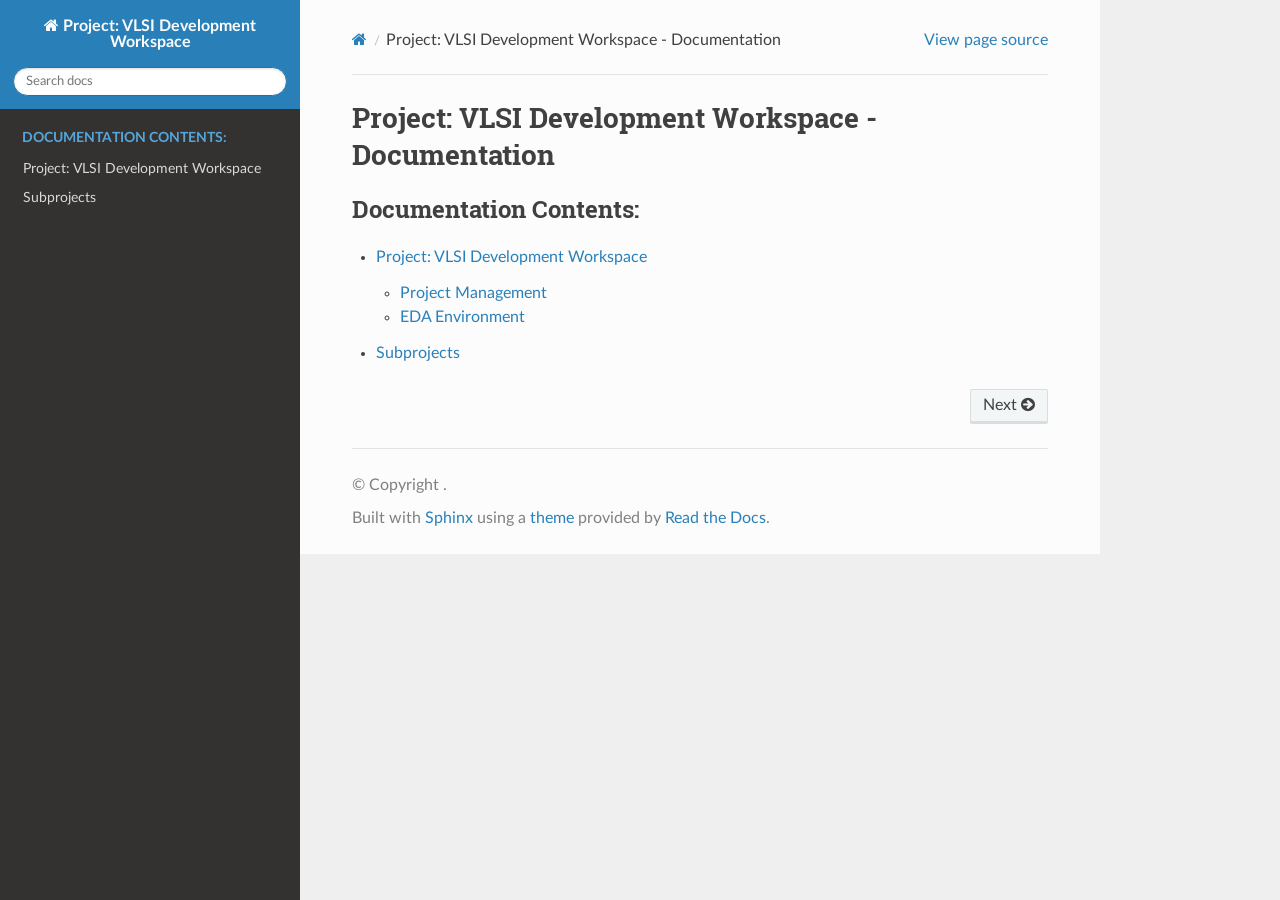
<file: docs/html/index.html>
<!DOCTYPE html>
<html class="writer-html5" lang="en" data-content_root="./">
<head>
  <meta charset="utf-8" /><meta name="viewport" content="width=device-width, initial-scale=1" />

  <meta name="viewport" content="width=device-width, initial-scale=1.0" />
  <title>Project: VLSI Development Workspace - Documentation &mdash; Project: VLSI Development Workspace 0.1 documentation</title>
      <link rel="stylesheet" type="text/css" href="_static/pygments.css?v=b86133f3" />
      <link rel="stylesheet" type="text/css" href="_static/css/theme.css?v=9edc463e" />
      <link rel="stylesheet" type="text/css" href="_static/graphviz.css?v=4ae1632d" />
      <link rel="stylesheet" type="text/css" href="_static/sphinx-data-viewer/jsonview.bundle.css?v=f6ef2277" />
      <link rel="stylesheet" type="text/css" href="_static/sphinx-needs/common_css/need_core.css?v=f5b60a78" />
      <link rel="stylesheet" type="text/css" href="_static/sphinx-needs/common_css/need_links.css?v=2150a916" />
      <link rel="stylesheet" type="text/css" href="_static/sphinx-needs/common_css/need_style.css?v=92936fa5" />
      <link rel="stylesheet" type="text/css" href="_static/sphinx-needs/common_css/need_toggle.css?v=5c6620df" />
      <link rel="stylesheet" type="text/css" href="_static/sphinx-needs/common_css/needstable.css?v=7b67799e" />
      <link rel="stylesheet" type="text/css" href="_static/sphinx-needs/modern.css?v=c1bc121d" />
      <link rel="stylesheet" type="text/css" href="_static/css/custom.css?v=8dd76e46" />

  
      <script src="_static/jquery.js?v=5d32c60e"></script>
      <script src="_static/_sphinx_javascript_frameworks_compat.js?v=2cd50e6c"></script>
      <script src="_static/documentation_options.js?v=2709fde1"></script>
      <script src="_static/doctools.js?v=fd6eb6e6"></script>
      <script src="_static/sphinx_highlight.js?v=6ffebe34"></script>
      <script src="_static/sphinx-data-viewer/jsonview.bundle.js?v=18cd53c5"></script>
      <script src="_static/sphinx-data-viewer/jsonview_loader.js?v=f7ff7e7d"></script>
      <script src="_static/sphinx-needs/libs/html/sphinx_needs_collapse.js?v=dca66431"></script>
    <script src="_static/js/theme.js"></script>
    <link rel="index" title="Index" href="genindex.html" />
    <link rel="search" title="Search" href="search.html" />
    <link rel="next" title="Project: VLSI Development Workspace" href="project-vlsi-development-workspace.html" /> 
</head>

<body class="wy-body-for-nav"> 
  <div class="wy-grid-for-nav">
    <nav data-toggle="wy-nav-shift" class="wy-nav-side">
      <div class="wy-side-scroll">
        <div class="wy-side-nav-search" >

          
          
          <a href="#" class="icon icon-home">
            Project: VLSI Development Workspace
          </a>
<div role="search">
  <form id="rtd-search-form" class="wy-form" action="search.html" method="get">
    <input type="text" name="q" placeholder="Search docs" aria-label="Search docs" />
    <input type="hidden" name="check_keywords" value="yes" />
    <input type="hidden" name="area" value="default" />
  </form>
</div>
        </div><div class="wy-menu wy-menu-vertical" data-spy="affix" role="navigation" aria-label="Navigation menu">
              <p class="caption" role="heading"><span class="caption-text">Documentation Contents:</span></p>
<ul>
<li class="toctree-l1"><a class="reference internal" href="project-vlsi-development-workspace.html">Project: VLSI Development Workspace</a></li>
<li class="toctree-l1"><a class="reference internal" href="subprojects.html">Subprojects</a></li>
</ul>

        </div>
      </div>
    </nav>

    <section data-toggle="wy-nav-shift" class="wy-nav-content-wrap"><nav class="wy-nav-top" aria-label="Mobile navigation menu" >
          <i data-toggle="wy-nav-top" class="fa fa-bars"></i>
          <a href="#">Project: VLSI Development Workspace</a>
      </nav>

      <div class="wy-nav-content">
        <div class="rst-content">
          <div role="navigation" aria-label="Page navigation">
  <ul class="wy-breadcrumbs">
      <li><a href="#" class="icon icon-home" aria-label="Home"></a></li>
      <li class="breadcrumb-item active">Project: VLSI Development Workspace - Documentation</li>
      <li class="wy-breadcrumbs-aside">
            <a href="_sources/index.rst.txt" rel="nofollow"> View page source</a>
      </li>
  </ul>
  <hr/>
</div>
          <div role="main" class="document" itemscope="itemscope" itemtype="http://schema.org/Article">
           <div itemprop="articleBody">
             
  <section id="project-vlsi-development-workspace-documentation">
<h1>Project: VLSI Development Workspace - Documentation<a class="headerlink" href="#project-vlsi-development-workspace-documentation" title="Link to this heading"></a></h1>
<div class="toctree-wrapper compound">
<p class="caption" role="heading"><span class="caption-text">Documentation Contents:</span></p>
<ul>
<li class="toctree-l1"><a class="reference internal" href="project-vlsi-development-workspace.html">Project: VLSI Development Workspace</a><ul>
<li class="toctree-l2"><a class="reference internal" href="project-vlsi-development-workspace.html#project-management">Project Management</a></li>
<li class="toctree-l2"><a class="reference internal" href="project-vlsi-development-workspace.html#eda-environment">EDA Environment</a></li>
</ul>
</li>
<li class="toctree-l1"><a class="reference internal" href="subprojects.html">Subprojects</a></li>
</ul>
</div>
</section>


           </div>
          </div>
          <footer><div class="rst-footer-buttons" role="navigation" aria-label="Footer">
        <a href="project-vlsi-development-workspace.html" class="btn btn-neutral float-right" title="Project: VLSI Development Workspace" accesskey="n" rel="next">Next <span class="fa fa-arrow-circle-right" aria-hidden="true"></span></a>
    </div>

  <hr/>

  <div role="contentinfo">
    <p>&#169; Copyright .</p>
  </div>

  Built with <a href="https://www.sphinx-doc.org/">Sphinx</a> using a
    <a href="https://github.com/readthedocs/sphinx_rtd_theme">theme</a>
    provided by <a href="https://readthedocs.org">Read the Docs</a>.
   

</footer>
        </div>
      </div>
    </section>
  </div>
  <script>
      jQuery(function () {
          SphinxRtdTheme.Navigation.enable(true);
      });
  </script> 

</body>
</html>
</file>
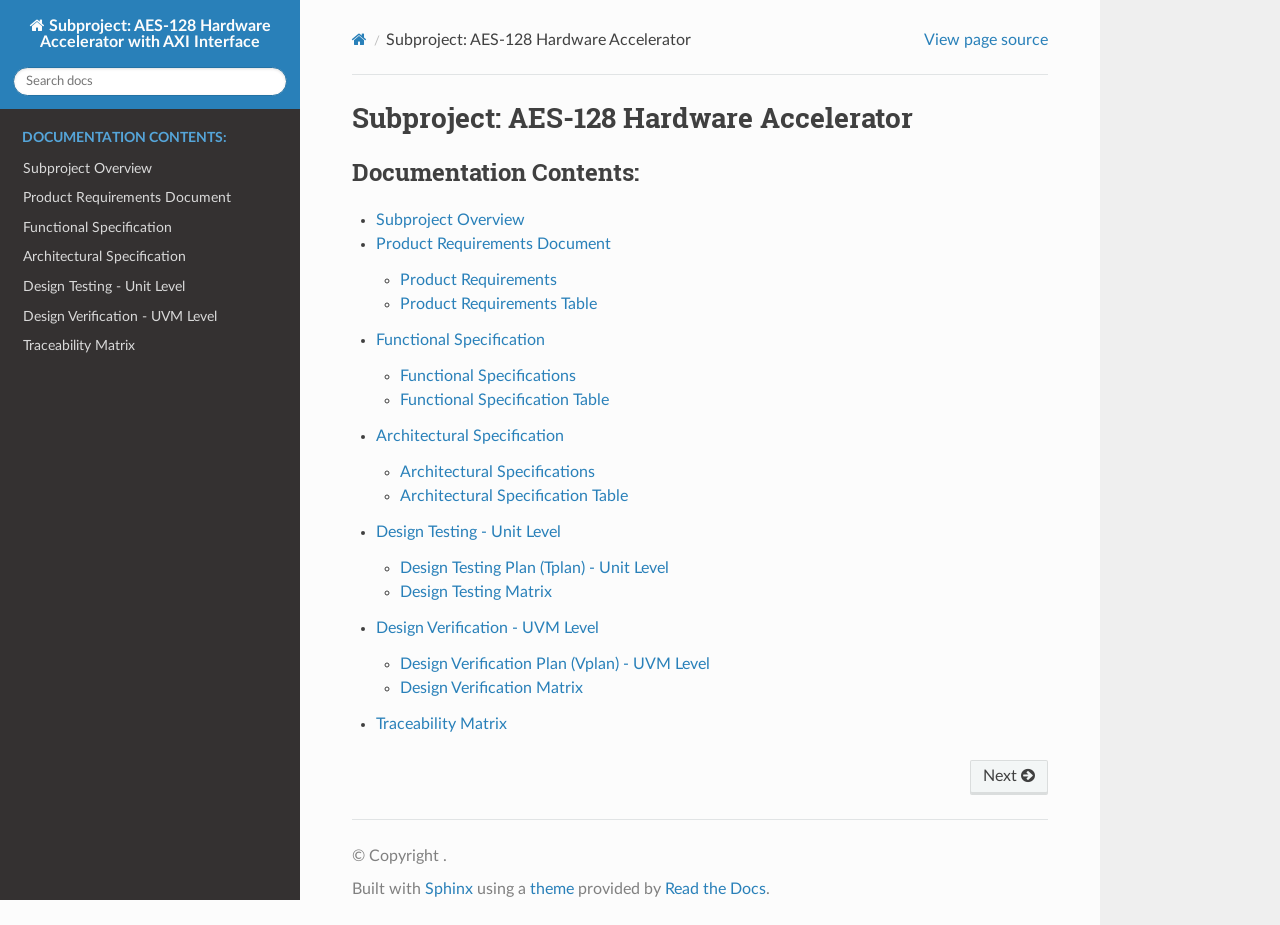
<file: docs/html/subproject-aes128-axi-accelerator/index.html>
<!DOCTYPE html>
<html class="writer-html5" lang="en" data-content_root="./">
<head>
  <meta charset="utf-8" /><meta name="viewport" content="width=device-width, initial-scale=1" />

  <meta name="viewport" content="width=device-width, initial-scale=1.0" />
  <title>Subproject: AES-128 Hardware Accelerator &mdash; Subproject: AES-128 Hardware Accelerator with AXI Interface 0.1 documentation</title>
      <link rel="stylesheet" type="text/css" href="_static/pygments.css?v=b86133f3" />
      <link rel="stylesheet" type="text/css" href="_static/css/theme.css?v=9edc463e" />
      <link rel="stylesheet" type="text/css" href="_static/graphviz.css?v=4ae1632d" />
      <link rel="stylesheet" type="text/css" href="_static/sphinx-data-viewer/jsonview.bundle.css?v=f6ef2277" />
      <link rel="stylesheet" type="text/css" href="_static/sphinx-needs/common_css/need_core.css?v=f5b60a78" />
      <link rel="stylesheet" type="text/css" href="_static/sphinx-needs/common_css/need_links.css?v=2150a916" />
      <link rel="stylesheet" type="text/css" href="_static/sphinx-needs/common_css/need_style.css?v=92936fa5" />
      <link rel="stylesheet" type="text/css" href="_static/sphinx-needs/common_css/need_toggle.css?v=5c6620df" />
      <link rel="stylesheet" type="text/css" href="_static/sphinx-needs/common_css/needstable.css?v=7b67799e" />
      <link rel="stylesheet" type="text/css" href="_static/sphinx-needs/modern.css?v=c1bc121d" />
      <link rel="stylesheet" type="text/css" href="_static/css/custom.css?v=8dd76e46" />

  
      <script src="_static/jquery.js?v=5d32c60e"></script>
      <script src="_static/_sphinx_javascript_frameworks_compat.js?v=2cd50e6c"></script>
      <script src="_static/documentation_options.js?v=2709fde1"></script>
      <script src="_static/doctools.js?v=fd6eb6e6"></script>
      <script src="_static/sphinx_highlight.js?v=6ffebe34"></script>
      <script src="_static/sphinx-data-viewer/jsonview.bundle.js?v=18cd53c5"></script>
      <script src="_static/sphinx-data-viewer/jsonview_loader.js?v=f7ff7e7d"></script>
      <script src="_static/sphinx-needs/libs/html/sphinx_needs_collapse.js?v=dca66431"></script>
    <script src="_static/js/theme.js"></script>
    <link rel="index" title="Index" href="genindex.html" />
    <link rel="search" title="Search" href="search.html" />
    <link rel="next" title="Subproject: AES-128 Hardware Accelerator with AXI Interface" href="subproject-aes128-axi-accelerator.html" /> 
</head>

<body class="wy-body-for-nav"> 
  <div class="wy-grid-for-nav">
    <nav data-toggle="wy-nav-shift" class="wy-nav-side">
      <div class="wy-side-scroll">
        <div class="wy-side-nav-search" >

          
          
          <a href="#" class="icon icon-home">
            Subproject: AES-128 Hardware Accelerator with AXI Interface
          </a>
<div role="search">
  <form id="rtd-search-form" class="wy-form" action="search.html" method="get">
    <input type="text" name="q" placeholder="Search docs" aria-label="Search docs" />
    <input type="hidden" name="check_keywords" value="yes" />
    <input type="hidden" name="area" value="default" />
  </form>
</div>
        </div><div class="wy-menu wy-menu-vertical" data-spy="affix" role="navigation" aria-label="Navigation menu">
              <p class="caption" role="heading"><span class="caption-text">Documentation Contents:</span></p>
<ul>
<li class="toctree-l1"><a class="reference internal" href="subproject-aes128-axi-accelerator.html">Subproject Overview</a></li>
<li class="toctree-l1"><a class="reference internal" href="01_product_requirements_document.html">Product Requirements Document</a></li>
<li class="toctree-l1"><a class="reference internal" href="02_functional_specification.html">Functional Specification</a></li>
<li class="toctree-l1"><a class="reference internal" href="03_architectural_specification.html">Architectural Specification</a></li>
<li class="toctree-l1"><a class="reference internal" href="04_unit_level_verification.html">Design Testing - Unit Level</a></li>
<li class="toctree-l1"><a class="reference internal" href="05_uvm_verification.html">Design Verification - UVM Level</a></li>
<li class="toctree-l1"><a class="reference internal" href="06_traceability_matrix.html">Traceability Matrix</a></li>
</ul>

        </div>
      </div>
    </nav>

    <section data-toggle="wy-nav-shift" class="wy-nav-content-wrap"><nav class="wy-nav-top" aria-label="Mobile navigation menu" >
          <i data-toggle="wy-nav-top" class="fa fa-bars"></i>
          <a href="#">Subproject: AES-128 Hardware Accelerator with AXI Interface</a>
      </nav>

      <div class="wy-nav-content">
        <div class="rst-content">
          <div role="navigation" aria-label="Page navigation">
  <ul class="wy-breadcrumbs">
      <li><a href="#" class="icon icon-home" aria-label="Home"></a></li>
      <li class="breadcrumb-item active">Subproject: AES-128 Hardware Accelerator</li>
      <li class="wy-breadcrumbs-aside">
            <a href="_sources/index.rst.txt" rel="nofollow"> View page source</a>
      </li>
  </ul>
  <hr/>
</div>
          <div role="main" class="document" itemscope="itemscope" itemtype="http://schema.org/Article">
           <div itemprop="articleBody">
             
  <section id="subproject-aes-128-hardware-accelerator">
<h1>Subproject: AES-128 Hardware Accelerator<a class="headerlink" href="#subproject-aes-128-hardware-accelerator" title="Link to this heading"></a></h1>
<div class="toctree-wrapper compound">
<p class="caption" role="heading"><span class="caption-text">Documentation Contents:</span></p>
<ul>
<li class="toctree-l1"><a class="reference internal" href="subproject-aes128-axi-accelerator.html">Subproject Overview</a></li>
<li class="toctree-l1"><a class="reference internal" href="01_product_requirements_document.html">Product Requirements Document</a><ul>
<li class="toctree-l2"><a class="reference internal" href="01_product_requirements_document.html#product-requirements">Product Requirements</a></li>
<li class="toctree-l2"><a class="reference internal" href="01_product_requirements_document.html#product-requirements-table">Product Requirements Table</a></li>
</ul>
</li>
<li class="toctree-l1"><a class="reference internal" href="02_functional_specification.html">Functional Specification</a><ul>
<li class="toctree-l2"><a class="reference internal" href="02_functional_specification.html#functional-specifications">Functional Specifications</a></li>
<li class="toctree-l2"><a class="reference internal" href="02_functional_specification.html#functional-specification-table">Functional Specification Table</a></li>
</ul>
</li>
<li class="toctree-l1"><a class="reference internal" href="03_architectural_specification.html">Architectural Specification</a><ul>
<li class="toctree-l2"><a class="reference internal" href="03_architectural_specification.html#architectural-specifications">Architectural Specifications</a></li>
<li class="toctree-l2"><a class="reference internal" href="03_architectural_specification.html#architectural-specification-table">Architectural Specification Table</a></li>
</ul>
</li>
<li class="toctree-l1"><a class="reference internal" href="04_unit_level_verification.html">Design Testing - Unit Level</a><ul>
<li class="toctree-l2"><a class="reference internal" href="04_unit_level_verification.html#design-testing-plan-tplan-unit-level">Design Testing Plan (Tplan) - Unit Level</a></li>
<li class="toctree-l2"><a class="reference internal" href="04_unit_level_verification.html#design-testing-matrix">Design Testing Matrix</a></li>
</ul>
</li>
<li class="toctree-l1"><a class="reference internal" href="05_uvm_verification.html">Design Verification - UVM Level</a><ul>
<li class="toctree-l2"><a class="reference internal" href="05_uvm_verification.html#design-verification-plan-vplan-uvm-level">Design Verification Plan (Vplan) - UVM Level</a></li>
<li class="toctree-l2"><a class="reference internal" href="05_uvm_verification.html#design-verification-matrix">Design Verification Matrix</a></li>
</ul>
</li>
<li class="toctree-l1"><a class="reference internal" href="06_traceability_matrix.html">Traceability Matrix</a></li>
</ul>
</div>
</section>


           </div>
          </div>
          <footer><div class="rst-footer-buttons" role="navigation" aria-label="Footer">
        <a href="subproject-aes128-axi-accelerator.html" class="btn btn-neutral float-right" title="Subproject: AES-128 Hardware Accelerator with AXI Interface" accesskey="n" rel="next">Next <span class="fa fa-arrow-circle-right" aria-hidden="true"></span></a>
    </div>

  <hr/>

  <div role="contentinfo">
    <p>&#169; Copyright .</p>
  </div>

  Built with <a href="https://www.sphinx-doc.org/">Sphinx</a> using a
    <a href="https://github.com/readthedocs/sphinx_rtd_theme">theme</a>
    provided by <a href="https://readthedocs.org">Read the Docs</a>.
   

</footer>
        </div>
      </div>
    </section>
  </div>
  <script>
      jQuery(function () {
          SphinxRtdTheme.Navigation.enable(true);
      });
  </script> 

</body>
</html>
</file>
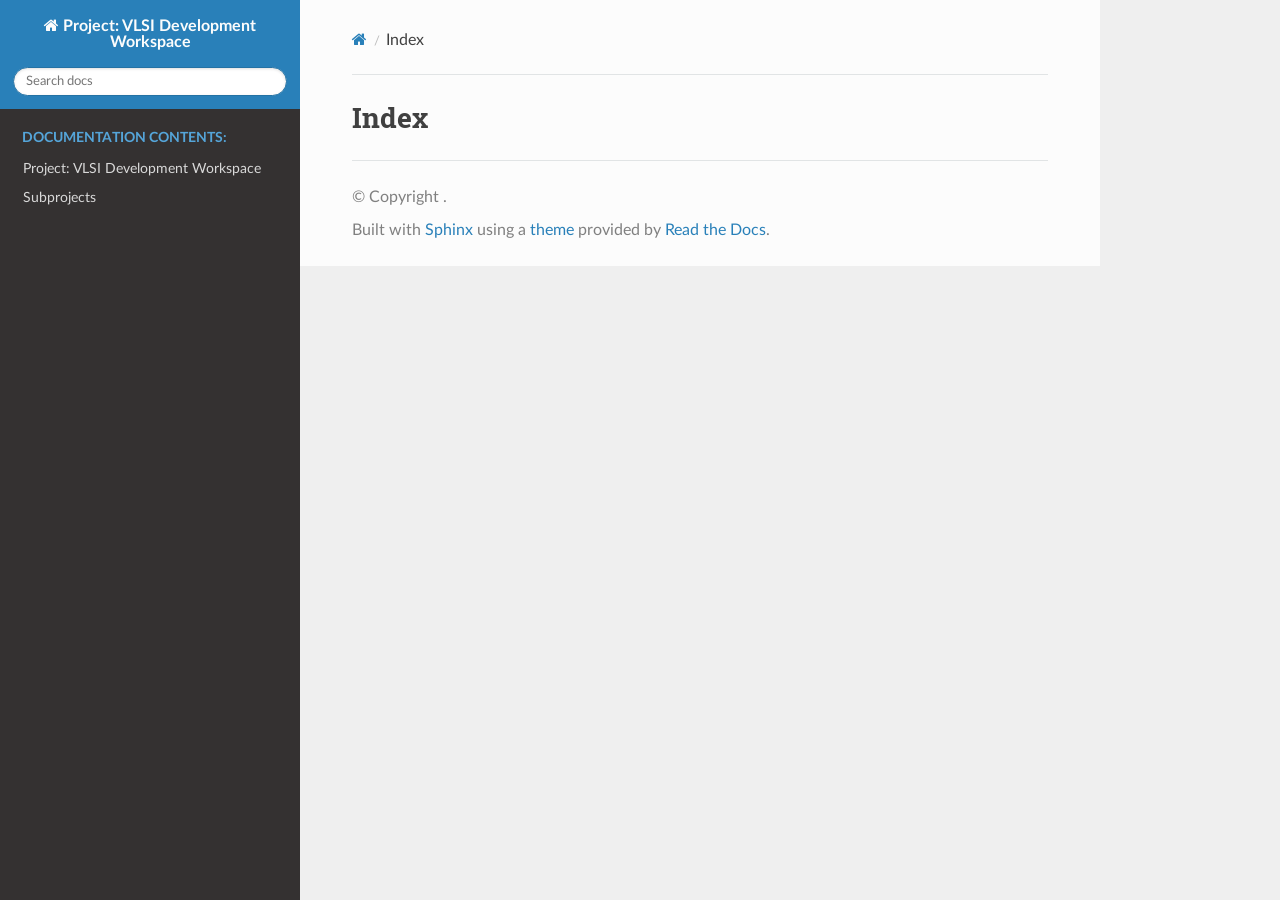
<file: docs/html/genindex.html>
<!DOCTYPE html>
<html class="writer-html5" lang="en" data-content_root="./">
<head>
  <meta charset="utf-8" />
  <meta name="viewport" content="width=device-width, initial-scale=1.0" />
  <title>Index &mdash; Project: VLSI Development Workspace 0.1 documentation</title>
      <link rel="stylesheet" type="text/css" href="_static/pygments.css?v=b86133f3" />
      <link rel="stylesheet" type="text/css" href="_static/css/theme.css?v=9edc463e" />
      <link rel="stylesheet" type="text/css" href="_static/graphviz.css?v=4ae1632d" />
      <link rel="stylesheet" type="text/css" href="_static/sphinx-data-viewer/jsonview.bundle.css?v=f6ef2277" />
      <link rel="stylesheet" type="text/css" href="_static/sphinx-needs/common_css/need_core.css?v=f5b60a78" />
      <link rel="stylesheet" type="text/css" href="_static/sphinx-needs/common_css/need_links.css?v=2150a916" />
      <link rel="stylesheet" type="text/css" href="_static/sphinx-needs/common_css/need_style.css?v=92936fa5" />
      <link rel="stylesheet" type="text/css" href="_static/sphinx-needs/common_css/need_toggle.css?v=5c6620df" />
      <link rel="stylesheet" type="text/css" href="_static/sphinx-needs/common_css/needstable.css?v=7b67799e" />
      <link rel="stylesheet" type="text/css" href="_static/sphinx-needs/modern.css?v=c1bc121d" />
      <link rel="stylesheet" type="text/css" href="_static/css/custom.css?v=8dd76e46" />

  
      <script src="_static/jquery.js?v=5d32c60e"></script>
      <script src="_static/_sphinx_javascript_frameworks_compat.js?v=2cd50e6c"></script>
      <script src="_static/documentation_options.js?v=2709fde1"></script>
      <script src="_static/doctools.js?v=fd6eb6e6"></script>
      <script src="_static/sphinx_highlight.js?v=6ffebe34"></script>
      <script src="_static/sphinx-data-viewer/jsonview.bundle.js?v=18cd53c5"></script>
      <script src="_static/sphinx-data-viewer/jsonview_loader.js?v=f7ff7e7d"></script>
      <script src="_static/sphinx-needs/libs/html/sphinx_needs_collapse.js?v=dca66431"></script>
    <script src="_static/js/theme.js"></script>
    <link rel="index" title="Index" href="#" />
    <link rel="search" title="Search" href="search.html" /> 
</head>

<body class="wy-body-for-nav"> 
  <div class="wy-grid-for-nav">
    <nav data-toggle="wy-nav-shift" class="wy-nav-side">
      <div class="wy-side-scroll">
        <div class="wy-side-nav-search" >

          
          
          <a href="index.html" class="icon icon-home">
            Project: VLSI Development Workspace
          </a>
<div role="search">
  <form id="rtd-search-form" class="wy-form" action="search.html" method="get">
    <input type="text" name="q" placeholder="Search docs" aria-label="Search docs" />
    <input type="hidden" name="check_keywords" value="yes" />
    <input type="hidden" name="area" value="default" />
  </form>
</div>
        </div><div class="wy-menu wy-menu-vertical" data-spy="affix" role="navigation" aria-label="Navigation menu">
              <p class="caption" role="heading"><span class="caption-text">Documentation Contents:</span></p>
<ul>
<li class="toctree-l1"><a class="reference internal" href="project-vlsi-development-workspace.html">Project: VLSI Development Workspace</a></li>
<li class="toctree-l1"><a class="reference internal" href="subprojects.html">Subprojects</a></li>
</ul>

        </div>
      </div>
    </nav>

    <section data-toggle="wy-nav-shift" class="wy-nav-content-wrap"><nav class="wy-nav-top" aria-label="Mobile navigation menu" >
          <i data-toggle="wy-nav-top" class="fa fa-bars"></i>
          <a href="index.html">Project: VLSI Development Workspace</a>
      </nav>

      <div class="wy-nav-content">
        <div class="rst-content">
          <div role="navigation" aria-label="Page navigation">
  <ul class="wy-breadcrumbs">
      <li><a href="index.html" class="icon icon-home" aria-label="Home"></a></li>
      <li class="breadcrumb-item active">Index</li>
      <li class="wy-breadcrumbs-aside">
      </li>
  </ul>
  <hr/>
</div>
          <div role="main" class="document" itemscope="itemscope" itemtype="http://schema.org/Article">
           <div itemprop="articleBody">
             

<h1 id="index">Index</h1>

<div class="genindex-jumpbox">
 
</div>


           </div>
          </div>
          <footer>

  <hr/>

  <div role="contentinfo">
    <p>&#169; Copyright .</p>
  </div>

  Built with <a href="https://www.sphinx-doc.org/">Sphinx</a> using a
    <a href="https://github.com/readthedocs/sphinx_rtd_theme">theme</a>
    provided by <a href="https://readthedocs.org">Read the Docs</a>.
   

</footer>
        </div>
      </div>
    </section>
  </div>
  <script>
      jQuery(function () {
          SphinxRtdTheme.Navigation.enable(true);
      });
  </script> 

</body>
</html>
</file>
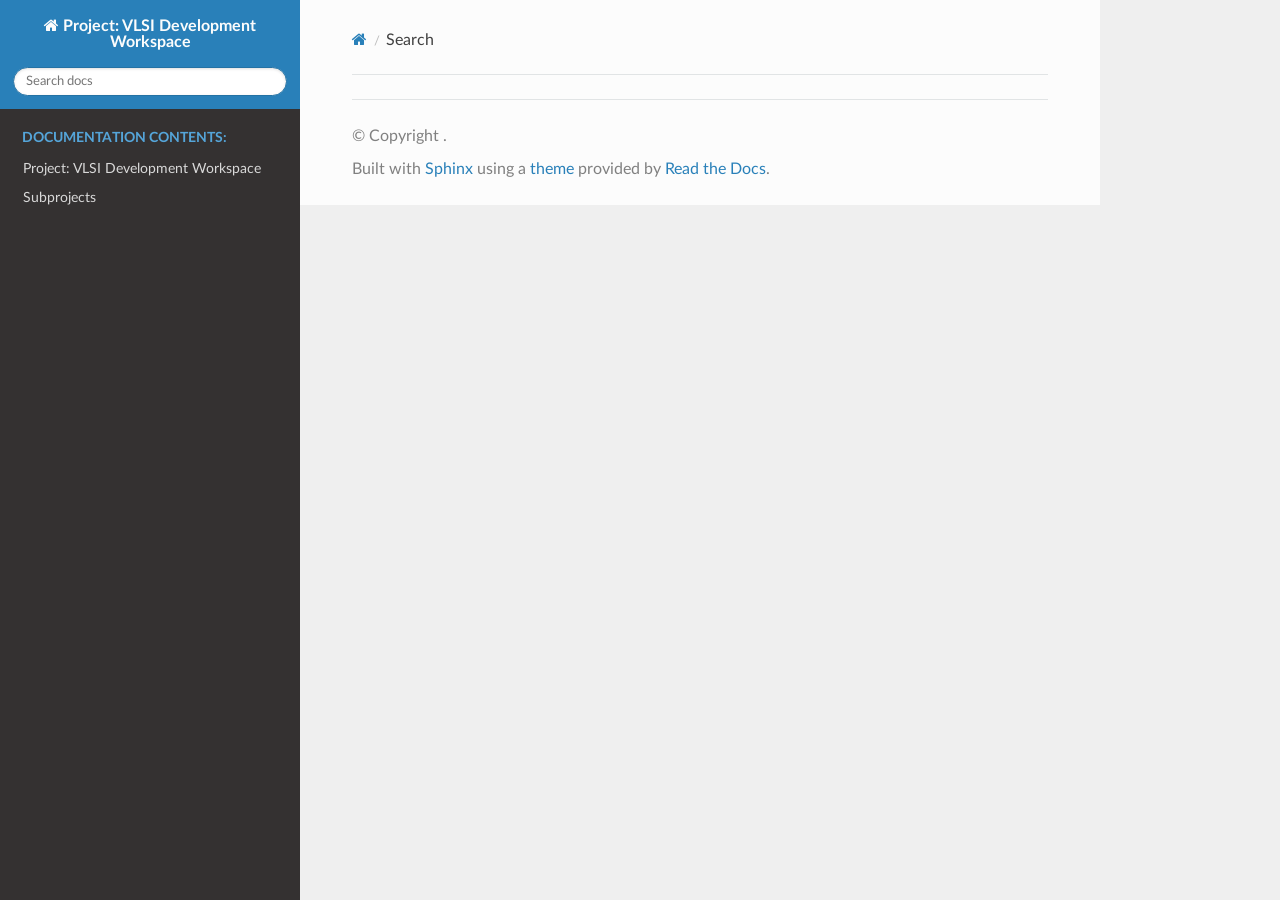
<file: docs/html/search.html>
<!DOCTYPE html>
<html class="writer-html5" lang="en" data-content_root="./">
<head>
  <meta charset="utf-8" />
  <meta name="viewport" content="width=device-width, initial-scale=1.0" />
  <title>Search &mdash; Project: VLSI Development Workspace 0.1 documentation</title>
      <link rel="stylesheet" type="text/css" href="_static/pygments.css?v=b86133f3" />
      <link rel="stylesheet" type="text/css" href="_static/css/theme.css?v=9edc463e" />
      <link rel="stylesheet" type="text/css" href="_static/graphviz.css?v=4ae1632d" />
      <link rel="stylesheet" type="text/css" href="_static/sphinx-data-viewer/jsonview.bundle.css?v=f6ef2277" />
      <link rel="stylesheet" type="text/css" href="_static/sphinx-needs/common_css/need_core.css?v=f5b60a78" />
      <link rel="stylesheet" type="text/css" href="_static/sphinx-needs/common_css/need_links.css?v=2150a916" />
      <link rel="stylesheet" type="text/css" href="_static/sphinx-needs/common_css/need_style.css?v=92936fa5" />
      <link rel="stylesheet" type="text/css" href="_static/sphinx-needs/common_css/need_toggle.css?v=5c6620df" />
      <link rel="stylesheet" type="text/css" href="_static/sphinx-needs/common_css/needstable.css?v=7b67799e" />
      <link rel="stylesheet" type="text/css" href="_static/sphinx-needs/modern.css?v=c1bc121d" />
      <link rel="stylesheet" type="text/css" href="_static/css/custom.css?v=8dd76e46" />

  
    
      <script src="_static/jquery.js?v=5d32c60e"></script>
      <script src="_static/_sphinx_javascript_frameworks_compat.js?v=2cd50e6c"></script>
      <script src="_static/documentation_options.js?v=2709fde1"></script>
      <script src="_static/doctools.js?v=fd6eb6e6"></script>
      <script src="_static/sphinx_highlight.js?v=6ffebe34"></script>
      <script src="_static/sphinx-data-viewer/jsonview.bundle.js?v=18cd53c5"></script>
      <script src="_static/sphinx-data-viewer/jsonview_loader.js?v=f7ff7e7d"></script>
      <script src="_static/sphinx-needs/libs/html/sphinx_needs_collapse.js?v=dca66431"></script>
    <script src="_static/js/theme.js"></script>
    <script src="_static/searchtools.js"></script>
    <script src="_static/language_data.js"></script>
    <link rel="index" title="Index" href="genindex.html" />
    <link rel="search" title="Search" href="#" /> 
</head>

<body class="wy-body-for-nav"> 
  <div class="wy-grid-for-nav">
    <nav data-toggle="wy-nav-shift" class="wy-nav-side">
      <div class="wy-side-scroll">
        <div class="wy-side-nav-search" >

          
          
          <a href="index.html" class="icon icon-home">
            Project: VLSI Development Workspace
          </a>
<div role="search">
  <form id="rtd-search-form" class="wy-form" action="#" method="get">
    <input type="text" name="q" placeholder="Search docs" aria-label="Search docs" />
    <input type="hidden" name="check_keywords" value="yes" />
    <input type="hidden" name="area" value="default" />
  </form>
</div>
        </div><div class="wy-menu wy-menu-vertical" data-spy="affix" role="navigation" aria-label="Navigation menu">
              <p class="caption" role="heading"><span class="caption-text">Documentation Contents:</span></p>
<ul>
<li class="toctree-l1"><a class="reference internal" href="project-vlsi-development-workspace.html">Project: VLSI Development Workspace</a></li>
<li class="toctree-l1"><a class="reference internal" href="subprojects.html">Subprojects</a></li>
</ul>

        </div>
      </div>
    </nav>

    <section data-toggle="wy-nav-shift" class="wy-nav-content-wrap"><nav class="wy-nav-top" aria-label="Mobile navigation menu" >
          <i data-toggle="wy-nav-top" class="fa fa-bars"></i>
          <a href="index.html">Project: VLSI Development Workspace</a>
      </nav>

      <div class="wy-nav-content">
        <div class="rst-content">
          <div role="navigation" aria-label="Page navigation">
  <ul class="wy-breadcrumbs">
      <li><a href="index.html" class="icon icon-home" aria-label="Home"></a></li>
      <li class="breadcrumb-item active">Search</li>
      <li class="wy-breadcrumbs-aside">
      </li>
  </ul>
  <hr/>
</div>
          <div role="main" class="document" itemscope="itemscope" itemtype="http://schema.org/Article">
           <div itemprop="articleBody">
             
  <noscript>
  <div id="fallback" class="admonition warning">
    <p class="last">
      Please activate JavaScript to enable the search functionality.
    </p>
  </div>
  </noscript>

  
  <div id="search-results">
  
  </div>

           </div>
          </div>
          <footer>

  <hr/>

  <div role="contentinfo">
    <p>&#169; Copyright .</p>
  </div>

  Built with <a href="https://www.sphinx-doc.org/">Sphinx</a> using a
    <a href="https://github.com/readthedocs/sphinx_rtd_theme">theme</a>
    provided by <a href="https://readthedocs.org">Read the Docs</a>.
   

</footer>
        </div>
      </div>
    </section>
  </div>
  <script>
      jQuery(function () {
          SphinxRtdTheme.Navigation.enable(true);
      });
  </script>
  <script>
    jQuery(function() { Search.loadIndex("searchindex.js"); });
  </script>
  
  <script id="searchindexloader"></script>
   


</body>
</html>
</file>
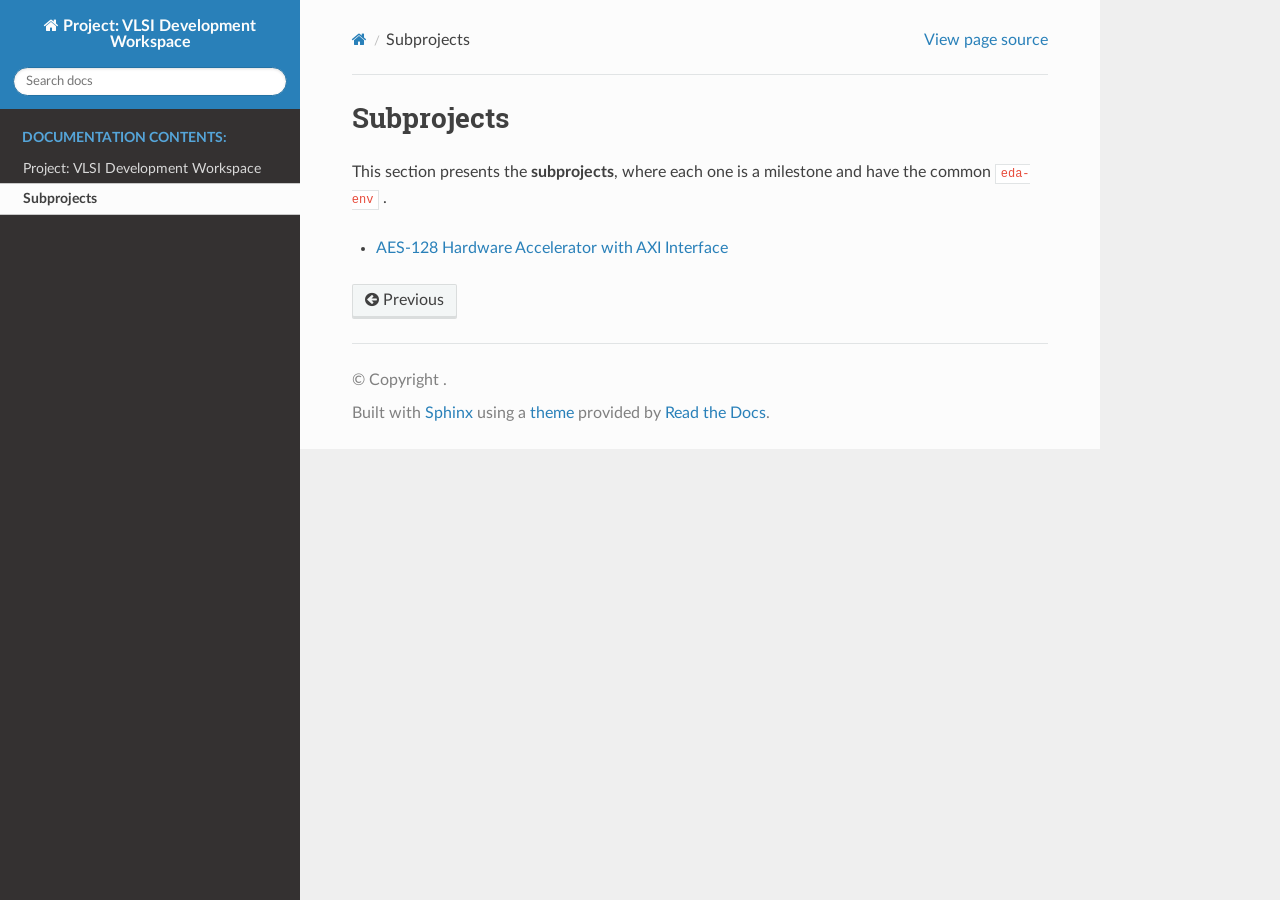
<file: docs/html/subprojects.html>
<!DOCTYPE html>
<html class="writer-html5" lang="en" data-content_root="./">
<head>
  <meta charset="utf-8" /><meta name="viewport" content="width=device-width, initial-scale=1" />

  <meta name="viewport" content="width=device-width, initial-scale=1.0" />
  <title>Subprojects &mdash; Project: VLSI Development Workspace 0.1 documentation</title>
      <link rel="stylesheet" type="text/css" href="_static/pygments.css?v=b86133f3" />
      <link rel="stylesheet" type="text/css" href="_static/css/theme.css?v=9edc463e" />
      <link rel="stylesheet" type="text/css" href="_static/graphviz.css?v=4ae1632d" />
      <link rel="stylesheet" type="text/css" href="_static/sphinx-data-viewer/jsonview.bundle.css?v=f6ef2277" />
      <link rel="stylesheet" type="text/css" href="_static/sphinx-needs/common_css/need_core.css?v=f5b60a78" />
      <link rel="stylesheet" type="text/css" href="_static/sphinx-needs/common_css/need_links.css?v=2150a916" />
      <link rel="stylesheet" type="text/css" href="_static/sphinx-needs/common_css/need_style.css?v=92936fa5" />
      <link rel="stylesheet" type="text/css" href="_static/sphinx-needs/common_css/need_toggle.css?v=5c6620df" />
      <link rel="stylesheet" type="text/css" href="_static/sphinx-needs/common_css/needstable.css?v=7b67799e" />
      <link rel="stylesheet" type="text/css" href="_static/sphinx-needs/modern.css?v=c1bc121d" />
      <link rel="stylesheet" type="text/css" href="_static/css/custom.css?v=8dd76e46" />

  
      <script src="_static/jquery.js?v=5d32c60e"></script>
      <script src="_static/_sphinx_javascript_frameworks_compat.js?v=2cd50e6c"></script>
      <script src="_static/documentation_options.js?v=2709fde1"></script>
      <script src="_static/doctools.js?v=fd6eb6e6"></script>
      <script src="_static/sphinx_highlight.js?v=6ffebe34"></script>
      <script src="_static/sphinx-data-viewer/jsonview.bundle.js?v=18cd53c5"></script>
      <script src="_static/sphinx-data-viewer/jsonview_loader.js?v=f7ff7e7d"></script>
      <script src="_static/sphinx-needs/libs/html/sphinx_needs_collapse.js?v=dca66431"></script>
    <script src="_static/js/theme.js"></script>
    <link rel="index" title="Index" href="genindex.html" />
    <link rel="search" title="Search" href="search.html" />
    <link rel="prev" title="Project: VLSI Development Workspace" href="project-vlsi-development-workspace.html" /> 
</head>

<body class="wy-body-for-nav"> 
  <div class="wy-grid-for-nav">
    <nav data-toggle="wy-nav-shift" class="wy-nav-side">
      <div class="wy-side-scroll">
        <div class="wy-side-nav-search" >

          
          
          <a href="index.html" class="icon icon-home">
            Project: VLSI Development Workspace
          </a>
<div role="search">
  <form id="rtd-search-form" class="wy-form" action="search.html" method="get">
    <input type="text" name="q" placeholder="Search docs" aria-label="Search docs" />
    <input type="hidden" name="check_keywords" value="yes" />
    <input type="hidden" name="area" value="default" />
  </form>
</div>
        </div><div class="wy-menu wy-menu-vertical" data-spy="affix" role="navigation" aria-label="Navigation menu">
              <p class="caption" role="heading"><span class="caption-text">Documentation Contents:</span></p>
<ul class="current">
<li class="toctree-l1"><a class="reference internal" href="project-vlsi-development-workspace.html">Project: VLSI Development Workspace</a></li>
<li class="toctree-l1 current"><a class="current reference internal" href="#">Subprojects</a></li>
</ul>

        </div>
      </div>
    </nav>

    <section data-toggle="wy-nav-shift" class="wy-nav-content-wrap"><nav class="wy-nav-top" aria-label="Mobile navigation menu" >
          <i data-toggle="wy-nav-top" class="fa fa-bars"></i>
          <a href="index.html">Project: VLSI Development Workspace</a>
      </nav>

      <div class="wy-nav-content">
        <div class="rst-content">
          <div role="navigation" aria-label="Page navigation">
  <ul class="wy-breadcrumbs">
      <li><a href="index.html" class="icon icon-home" aria-label="Home"></a></li>
      <li class="breadcrumb-item active">Subprojects</li>
      <li class="wy-breadcrumbs-aside">
            <a href="_sources/subprojects.rst.txt" rel="nofollow"> View page source</a>
      </li>
  </ul>
  <hr/>
</div>
          <div role="main" class="document" itemscope="itemscope" itemtype="http://schema.org/Article">
           <div itemprop="articleBody">
             
  <section id="subprojects">
<h1>Subprojects<a class="headerlink" href="#subprojects" title="Link to this heading"></a></h1>
<p id="id1">This section presents the <strong>subprojects</strong>, where each one is a milestone and have the common <code class="docutils literal notranslate"><span class="pre">eda-env</span></code> .</p>
<ul>
  <li>
    <a href="../html/subproject-aes128-axi-accelerator/index.html" target="_blank" rel="noopener noreferrer">
      AES-128 Hardware Accelerator with AXI Interface
    </a>
  </li>
</ul></section>


           </div>
          </div>
          <footer><div class="rst-footer-buttons" role="navigation" aria-label="Footer">
        <a href="project-vlsi-development-workspace.html" class="btn btn-neutral float-left" title="Project: VLSI Development Workspace" accesskey="p" rel="prev"><span class="fa fa-arrow-circle-left" aria-hidden="true"></span> Previous</a>
    </div>

  <hr/>

  <div role="contentinfo">
    <p>&#169; Copyright .</p>
  </div>

  Built with <a href="https://www.sphinx-doc.org/">Sphinx</a> using a
    <a href="https://github.com/readthedocs/sphinx_rtd_theme">theme</a>
    provided by <a href="https://readthedocs.org">Read the Docs</a>.
   

</footer>
        </div>
      </div>
    </section>
  </div>
  <script>
      jQuery(function () {
          SphinxRtdTheme.Navigation.enable(true);
      });
  </script> 

</body>
</html>
</file>
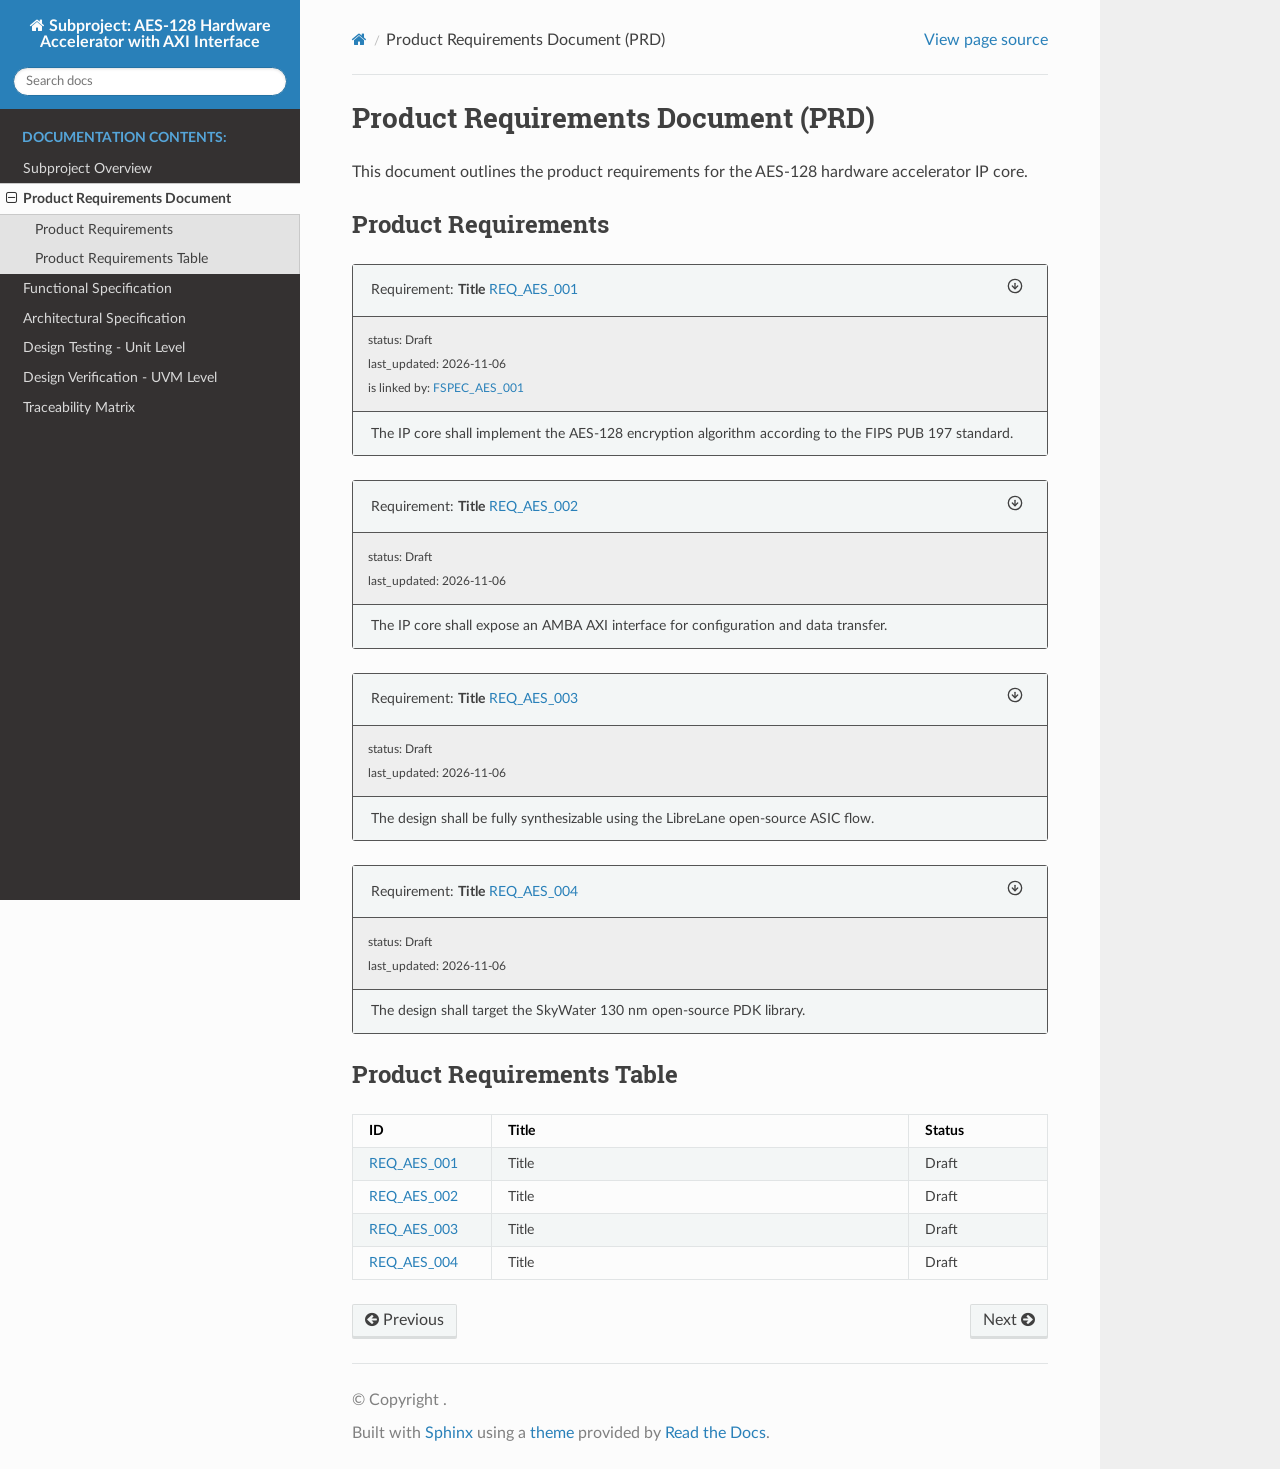
<file: docs/html/subproject-aes128-axi-accelerator/01_product_requirements_document.html>
<!DOCTYPE html>
<html class="writer-html5" lang="en" data-content_root="./">
<head>
  <meta charset="utf-8" /><meta name="viewport" content="width=device-width, initial-scale=1" />

  <meta name="viewport" content="width=device-width, initial-scale=1.0" />
  <title>Product Requirements Document (PRD) &mdash; Subproject: AES-128 Hardware Accelerator with AXI Interface 0.1 documentation</title>
      <link rel="stylesheet" type="text/css" href="_static/pygments.css?v=b86133f3" />
      <link rel="stylesheet" type="text/css" href="_static/css/theme.css?v=9edc463e" />
      <link rel="stylesheet" type="text/css" href="_static/graphviz.css?v=4ae1632d" />
      <link rel="stylesheet" type="text/css" href="_static/sphinx-data-viewer/jsonview.bundle.css?v=f6ef2277" />
      <link rel="stylesheet" type="text/css" href="_static/sphinx-needs/common_css/need_core.css?v=f5b60a78" />
      <link rel="stylesheet" type="text/css" href="_static/sphinx-needs/common_css/need_links.css?v=2150a916" />
      <link rel="stylesheet" type="text/css" href="_static/sphinx-needs/common_css/need_style.css?v=92936fa5" />
      <link rel="stylesheet" type="text/css" href="_static/sphinx-needs/common_css/need_toggle.css?v=5c6620df" />
      <link rel="stylesheet" type="text/css" href="_static/sphinx-needs/common_css/needstable.css?v=7b67799e" />
      <link rel="stylesheet" type="text/css" href="_static/sphinx-needs/modern.css?v=c1bc121d" />
      <link rel="stylesheet" type="text/css" href="_static/css/custom.css?v=8dd76e46" />

  
      <script src="_static/jquery.js?v=5d32c60e"></script>
      <script src="_static/_sphinx_javascript_frameworks_compat.js?v=2cd50e6c"></script>
      <script src="_static/documentation_options.js?v=2709fde1"></script>
      <script src="_static/doctools.js?v=fd6eb6e6"></script>
      <script src="_static/sphinx_highlight.js?v=6ffebe34"></script>
      <script src="_static/sphinx-data-viewer/jsonview.bundle.js?v=18cd53c5"></script>
      <script src="_static/sphinx-data-viewer/jsonview_loader.js?v=f7ff7e7d"></script>
      <script src="_static/sphinx-needs/libs/html/sphinx_needs_collapse.js?v=dca66431"></script>
    <script src="_static/js/theme.js"></script>
    <link rel="index" title="Index" href="genindex.html" />
    <link rel="search" title="Search" href="search.html" />
    <link rel="next" title="Functional Specification (FS)" href="02_functional_specification.html" />
    <link rel="prev" title="Subproject: AES-128 Hardware Accelerator with AXI Interface" href="subproject-aes128-axi-accelerator.html" /> 
</head>

<body class="wy-body-for-nav"> 
  <div class="wy-grid-for-nav">
    <nav data-toggle="wy-nav-shift" class="wy-nav-side">
      <div class="wy-side-scroll">
        <div class="wy-side-nav-search" >

          
          
          <a href="index.html" class="icon icon-home">
            Subproject: AES-128 Hardware Accelerator with AXI Interface
          </a>
<div role="search">
  <form id="rtd-search-form" class="wy-form" action="search.html" method="get">
    <input type="text" name="q" placeholder="Search docs" aria-label="Search docs" />
    <input type="hidden" name="check_keywords" value="yes" />
    <input type="hidden" name="area" value="default" />
  </form>
</div>
        </div><div class="wy-menu wy-menu-vertical" data-spy="affix" role="navigation" aria-label="Navigation menu">
              <p class="caption" role="heading"><span class="caption-text">Documentation Contents:</span></p>
<ul class="current">
<li class="toctree-l1"><a class="reference internal" href="subproject-aes128-axi-accelerator.html">Subproject Overview</a></li>
<li class="toctree-l1 current"><a class="current reference internal" href="#">Product Requirements Document</a><ul>
<li class="toctree-l2"><a class="reference internal" href="#product-requirements">Product Requirements</a></li>
<li class="toctree-l2"><a class="reference internal" href="#product-requirements-table">Product Requirements Table</a></li>
</ul>
</li>
<li class="toctree-l1"><a class="reference internal" href="02_functional_specification.html">Functional Specification</a></li>
<li class="toctree-l1"><a class="reference internal" href="03_architectural_specification.html">Architectural Specification</a></li>
<li class="toctree-l1"><a class="reference internal" href="04_unit_level_verification.html">Design Testing - Unit Level</a></li>
<li class="toctree-l1"><a class="reference internal" href="05_uvm_verification.html">Design Verification - UVM Level</a></li>
<li class="toctree-l1"><a class="reference internal" href="06_traceability_matrix.html">Traceability Matrix</a></li>
</ul>

        </div>
      </div>
    </nav>

    <section data-toggle="wy-nav-shift" class="wy-nav-content-wrap"><nav class="wy-nav-top" aria-label="Mobile navigation menu" >
          <i data-toggle="wy-nav-top" class="fa fa-bars"></i>
          <a href="index.html">Subproject: AES-128 Hardware Accelerator with AXI Interface</a>
      </nav>

      <div class="wy-nav-content">
        <div class="rst-content">
          <div role="navigation" aria-label="Page navigation">
  <ul class="wy-breadcrumbs">
      <li><a href="index.html" class="icon icon-home" aria-label="Home"></a></li>
      <li class="breadcrumb-item active">Product Requirements Document (PRD)</li>
      <li class="wy-breadcrumbs-aside">
            <a href="_sources/01_product_requirements_document.rst.txt" rel="nofollow"> View page source</a>
      </li>
  </ul>
  <hr/>
</div>
          <div role="main" class="document" itemscope="itemscope" itemtype="http://schema.org/Article">
           <div itemprop="articleBody">
             
  <section id="product-requirements-document-prd">
<h1>Product Requirements Document (PRD)<a class="headerlink" href="#product-requirements-document-prd" title="Link to this heading"></a></h1>
<p id="requirements">This document outlines the product requirements for the AES-128 hardware accelerator IP core.</p>
<section id="product-requirements">
<h2>Product Requirements<a class="headerlink" href="#product-requirements" title="Link to this heading"></a></h2>
<div class="need_container docutils container" id="SNCB-b926691c">
<table class="need needs_grid_simple needs_layout_clean needs_style_none needs_type_req docutils align-default" id="REQ_AES_001">
<tbody>
<tr class="need head row-odd"><td class="need head"><div class="needs_head line-block">
<div class="line"><span><span class="needs_type_name"><span class="needs_data">Requirement</span></span>: </span><strong><span><span class="needs_title"><span class="needs_data">Title</span></span></span></strong><span> <span class="needs-id"><a class="reference internal" href="#REQ_AES_001" title="REQ_AES_001">REQ_AES_001</a></span>  <span class="needs needs_collapse" id="target__show__meta"><span class="needs collapsed"><svg xmlns="http://www.w3.org/2000/svg" width="28" height="28" viewBox="0 0 24 24" fill="none" stroke="currentColor" stroke-width="2" stroke-linecap="round" stroke-linejoin="round" class="feather feather-arrow-down-circle"><circle cx="12" cy="12" r="10"></circle><polyline points="8 12 12 16 16 12"></polyline><line x1="12" y1="8" x2="12" y2="16"></line></svg></span><span class="needs visible collapse_is_hidden"><svg xmlns="http://www.w3.org/2000/svg" width="28" height="28" viewBox="0 0 24 24" fill="none" stroke="currentColor" stroke-width="2" stroke-linecap="round" stroke-linejoin="round" class="feather feather-arrow-right-circle"><circle cx="12" cy="12" r="10"></circle><polyline points="12 16 16 12 12 8"></polyline><line x1="8" y1="12" x2="16" y2="12"></line></svg></span></span> </span></div>
</div>
</td>
</tr>
<tr class="need meta row-even"><td class="need meta"><div class="needs_meta line-block">
<div class="line"><span><span><div class="line"><span class="needs_status"><span class="needs_label">status: </span><span class="needs_data">Draft</span></span></div>
<div class="line"><span class="needs_last_updated"><span class="needs_label">last_updated: </span><span class="needs_data">2026-11-06</span></span></div>
</span></span></div>
<div class="line"><span><div class="line">is linked by: <span class="links"><span><a class="reference internal" href="02_functional_specification.html#FSPEC_AES_001" title="REQ_AES_001">FSPEC_AES_001</a></span></span></div>
</span></div>
</div>
</td>
</tr>
<tr class="need content row-odd"><td class="need content" colspan="1"><p>The IP core shall implement the AES-128 encryption algorithm
according to the FIPS PUB 197 standard.</p></td>
</tr>
</tbody>
</table>
</div>
<div class="need_container docutils container" id="SNCB-4b99d14c">
<table class="need needs_grid_simple needs_layout_clean needs_style_none needs_type_req docutils align-default" id="REQ_AES_002">
<tbody>
<tr class="need head row-odd"><td class="need head"><div class="needs_head line-block">
<div class="line"><span><span class="needs_type_name"><span class="needs_data">Requirement</span></span>: </span><strong><span><span class="needs_title"><span class="needs_data">Title</span></span></span></strong><span> <span class="needs-id"><a class="reference internal" href="#REQ_AES_002" title="REQ_AES_002">REQ_AES_002</a></span>  <span class="needs needs_collapse" id="target__show__meta"><span class="needs collapsed"><svg xmlns="http://www.w3.org/2000/svg" width="28" height="28" viewBox="0 0 24 24" fill="none" stroke="currentColor" stroke-width="2" stroke-linecap="round" stroke-linejoin="round" class="feather feather-arrow-down-circle"><circle cx="12" cy="12" r="10"></circle><polyline points="8 12 12 16 16 12"></polyline><line x1="12" y1="8" x2="12" y2="16"></line></svg></span><span class="needs visible collapse_is_hidden"><svg xmlns="http://www.w3.org/2000/svg" width="28" height="28" viewBox="0 0 24 24" fill="none" stroke="currentColor" stroke-width="2" stroke-linecap="round" stroke-linejoin="round" class="feather feather-arrow-right-circle"><circle cx="12" cy="12" r="10"></circle><polyline points="12 16 16 12 12 8"></polyline><line x1="8" y1="12" x2="16" y2="12"></line></svg></span></span> </span></div>
</div>
</td>
</tr>
<tr class="need meta row-even"><td class="need meta"><div class="needs_meta line-block">
<div class="line"><span><span><div class="line"><span class="needs_status"><span class="needs_label">status: </span><span class="needs_data">Draft</span></span></div>
<div class="line"><span class="needs_last_updated"><span class="needs_label">last_updated: </span><span class="needs_data">2026-11-06</span></span></div>
</span></span></div>
<div class="line"><span></span></div>
</div>
</td>
</tr>
<tr class="need content row-odd"><td class="need content" colspan="1"><p>The IP core shall expose an AMBA AXI interface for configuration
and data transfer.</p></td>
</tr>
</tbody>
</table>
</div>
<div class="need_container docutils container" id="SNCB-5ed7f363">
<table class="need needs_grid_simple needs_layout_clean needs_style_none needs_type_req docutils align-default" id="REQ_AES_003">
<tbody>
<tr class="need head row-odd"><td class="need head"><div class="needs_head line-block">
<div class="line"><span><span class="needs_type_name"><span class="needs_data">Requirement</span></span>: </span><strong><span><span class="needs_title"><span class="needs_data">Title</span></span></span></strong><span> <span class="needs-id"><a class="reference internal" href="#REQ_AES_003" title="REQ_AES_003">REQ_AES_003</a></span>  <span class="needs needs_collapse" id="target__show__meta"><span class="needs collapsed"><svg xmlns="http://www.w3.org/2000/svg" width="28" height="28" viewBox="0 0 24 24" fill="none" stroke="currentColor" stroke-width="2" stroke-linecap="round" stroke-linejoin="round" class="feather feather-arrow-down-circle"><circle cx="12" cy="12" r="10"></circle><polyline points="8 12 12 16 16 12"></polyline><line x1="12" y1="8" x2="12" y2="16"></line></svg></span><span class="needs visible collapse_is_hidden"><svg xmlns="http://www.w3.org/2000/svg" width="28" height="28" viewBox="0 0 24 24" fill="none" stroke="currentColor" stroke-width="2" stroke-linecap="round" stroke-linejoin="round" class="feather feather-arrow-right-circle"><circle cx="12" cy="12" r="10"></circle><polyline points="12 16 16 12 12 8"></polyline><line x1="8" y1="12" x2="16" y2="12"></line></svg></span></span> </span></div>
</div>
</td>
</tr>
<tr class="need meta row-even"><td class="need meta"><div class="needs_meta line-block">
<div class="line"><span><span><div class="line"><span class="needs_status"><span class="needs_label">status: </span><span class="needs_data">Draft</span></span></div>
<div class="line"><span class="needs_last_updated"><span class="needs_label">last_updated: </span><span class="needs_data">2026-11-06</span></span></div>
</span></span></div>
<div class="line"><span></span></div>
</div>
</td>
</tr>
<tr class="need content row-odd"><td class="need content" colspan="1"><p>The design shall be fully synthesizable using the LibreLane open-source
ASIC flow.</p></td>
</tr>
</tbody>
</table>
</div>
<div class="need_container docutils container" id="SNCB-85e0d692">
<table class="need needs_grid_simple needs_layout_clean needs_style_none needs_type_req docutils align-default" id="REQ_AES_004">
<tbody>
<tr class="need head row-odd"><td class="need head"><div class="needs_head line-block">
<div class="line"><span><span class="needs_type_name"><span class="needs_data">Requirement</span></span>: </span><strong><span><span class="needs_title"><span class="needs_data">Title</span></span></span></strong><span> <span class="needs-id"><a class="reference internal" href="#REQ_AES_004" title="REQ_AES_004">REQ_AES_004</a></span>  <span class="needs needs_collapse" id="target__show__meta"><span class="needs collapsed"><svg xmlns="http://www.w3.org/2000/svg" width="28" height="28" viewBox="0 0 24 24" fill="none" stroke="currentColor" stroke-width="2" stroke-linecap="round" stroke-linejoin="round" class="feather feather-arrow-down-circle"><circle cx="12" cy="12" r="10"></circle><polyline points="8 12 12 16 16 12"></polyline><line x1="12" y1="8" x2="12" y2="16"></line></svg></span><span class="needs visible collapse_is_hidden"><svg xmlns="http://www.w3.org/2000/svg" width="28" height="28" viewBox="0 0 24 24" fill="none" stroke="currentColor" stroke-width="2" stroke-linecap="round" stroke-linejoin="round" class="feather feather-arrow-right-circle"><circle cx="12" cy="12" r="10"></circle><polyline points="12 16 16 12 12 8"></polyline><line x1="8" y1="12" x2="16" y2="12"></line></svg></span></span> </span></div>
</div>
</td>
</tr>
<tr class="need meta row-even"><td class="need meta"><div class="needs_meta line-block">
<div class="line"><span><span><div class="line"><span class="needs_status"><span class="needs_label">status: </span><span class="needs_data">Draft</span></span></div>
<div class="line"><span class="needs_last_updated"><span class="needs_label">last_updated: </span><span class="needs_data">2026-11-06</span></span></div>
</span></span></div>
<div class="line"><span></span></div>
</div>
</td>
</tr>
<tr class="need content row-odd"><td class="need content" colspan="1"><p>The design shall target the SkyWater 130 nm open-source PDK library.</p></td>
</tr>
</tbody>
</table>
</div>
</section>
<section id="product-requirements-table">
<h2>Product Requirements Table<a class="headerlink" href="#product-requirements-table" title="Link to this heading"></a></h2>
<div class="needstable_wrapper docutils container" id="needtable-01_product_requirements_document-0">
<table class="NEEDS_TABLE docutils align-default" id="needtable-01_product_requirements_document-0-table_node">
<colgroup>
<col style="width: 20.0%" />
<col style="width: 60.0%" />
<col style="width: 20.0%" />
</colgroup>
<thead>
<tr class="row-odd"><th class="head needs_col_id" data-col="id" scope="col"><p>ID</p></th>
<th class="head needs_col_title" data-col="title" scope="col"><p>Title</p></th>
<th class="head needs_col_status" data-col="status" scope="col"><p>Status</p></th>
</tr>
</thead>
<tbody>
<tr class="need row-even" data-need-id="REQ_AES_001"><td class="needs_id"><p><a class="reference internal" href="#REQ_AES_001">REQ_AES_001</a></p></td>
<td class="needs_title"><p>Title</p></td>
<td class="needs_status"><p>Draft</p></td>
</tr>
<tr class="need row-odd" data-need-id="REQ_AES_002"><td class="needs_id"><p><a class="reference internal" href="#REQ_AES_002">REQ_AES_002</a></p></td>
<td class="needs_title"><p>Title</p></td>
<td class="needs_status"><p>Draft</p></td>
</tr>
<tr class="need row-even" data-need-id="REQ_AES_003"><td class="needs_id"><p><a class="reference internal" href="#REQ_AES_003">REQ_AES_003</a></p></td>
<td class="needs_title"><p>Title</p></td>
<td class="needs_status"><p>Draft</p></td>
</tr>
<tr class="need row-odd" data-need-id="REQ_AES_004"><td class="needs_id"><p><a class="reference internal" href="#REQ_AES_004">REQ_AES_004</a></p></td>
<td class="needs_title"><p>Title</p></td>
<td class="needs_status"><p>Draft</p></td>
</tr>
</tbody>
</table>
</div>
</section>
</section>


           </div>
          </div>
          <footer><div class="rst-footer-buttons" role="navigation" aria-label="Footer">
        <a href="subproject-aes128-axi-accelerator.html" class="btn btn-neutral float-left" title="Subproject: AES-128 Hardware Accelerator with AXI Interface" accesskey="p" rel="prev"><span class="fa fa-arrow-circle-left" aria-hidden="true"></span> Previous</a>
        <a href="02_functional_specification.html" class="btn btn-neutral float-right" title="Functional Specification (FS)" accesskey="n" rel="next">Next <span class="fa fa-arrow-circle-right" aria-hidden="true"></span></a>
    </div>

  <hr/>

  <div role="contentinfo">
    <p>&#169; Copyright .</p>
  </div>

  Built with <a href="https://www.sphinx-doc.org/">Sphinx</a> using a
    <a href="https://github.com/readthedocs/sphinx_rtd_theme">theme</a>
    provided by <a href="https://readthedocs.org">Read the Docs</a>.
   

</footer>
        </div>
      </div>
    </section>
  </div>
  <script>
      jQuery(function () {
          SphinxRtdTheme.Navigation.enable(true);
      });
  </script> 

</body>
</html>
</file>
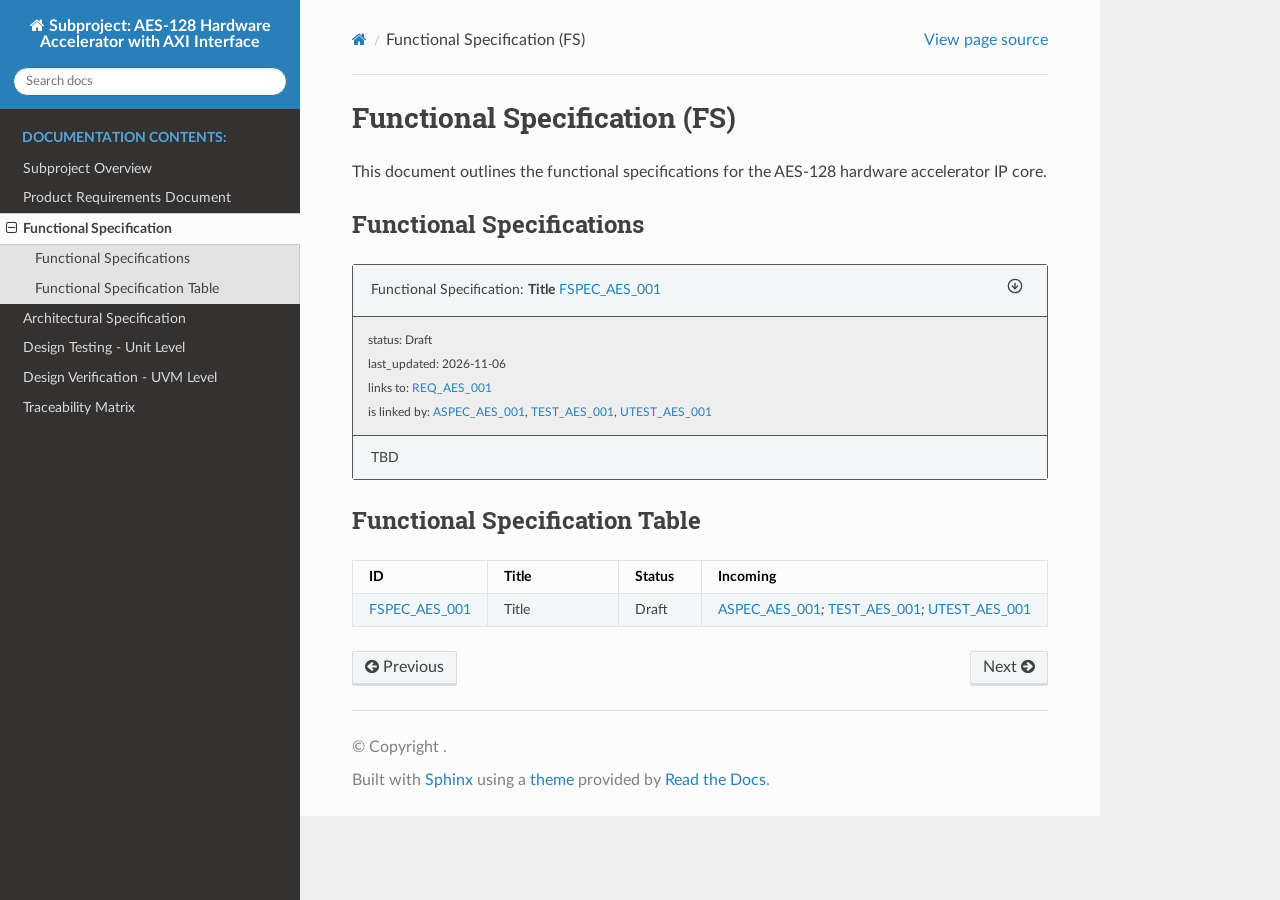
<file: docs/html/subproject-aes128-axi-accelerator/02_functional_specification.html>
<!DOCTYPE html>
<html class="writer-html5" lang="en" data-content_root="./">
<head>
  <meta charset="utf-8" /><meta name="viewport" content="width=device-width, initial-scale=1" />

  <meta name="viewport" content="width=device-width, initial-scale=1.0" />
  <title>Functional Specification (FS) &mdash; Subproject: AES-128 Hardware Accelerator with AXI Interface 0.1 documentation</title>
      <link rel="stylesheet" type="text/css" href="_static/pygments.css?v=b86133f3" />
      <link rel="stylesheet" type="text/css" href="_static/css/theme.css?v=9edc463e" />
      <link rel="stylesheet" type="text/css" href="_static/graphviz.css?v=4ae1632d" />
      <link rel="stylesheet" type="text/css" href="_static/sphinx-data-viewer/jsonview.bundle.css?v=f6ef2277" />
      <link rel="stylesheet" type="text/css" href="_static/sphinx-needs/common_css/need_core.css?v=f5b60a78" />
      <link rel="stylesheet" type="text/css" href="_static/sphinx-needs/common_css/need_links.css?v=2150a916" />
      <link rel="stylesheet" type="text/css" href="_static/sphinx-needs/common_css/need_style.css?v=92936fa5" />
      <link rel="stylesheet" type="text/css" href="_static/sphinx-needs/common_css/need_toggle.css?v=5c6620df" />
      <link rel="stylesheet" type="text/css" href="_static/sphinx-needs/common_css/needstable.css?v=7b67799e" />
      <link rel="stylesheet" type="text/css" href="_static/sphinx-needs/modern.css?v=c1bc121d" />
      <link rel="stylesheet" type="text/css" href="_static/css/custom.css?v=8dd76e46" />

  
      <script src="_static/jquery.js?v=5d32c60e"></script>
      <script src="_static/_sphinx_javascript_frameworks_compat.js?v=2cd50e6c"></script>
      <script src="_static/documentation_options.js?v=2709fde1"></script>
      <script src="_static/doctools.js?v=fd6eb6e6"></script>
      <script src="_static/sphinx_highlight.js?v=6ffebe34"></script>
      <script src="_static/sphinx-data-viewer/jsonview.bundle.js?v=18cd53c5"></script>
      <script src="_static/sphinx-data-viewer/jsonview_loader.js?v=f7ff7e7d"></script>
      <script src="_static/sphinx-needs/libs/html/sphinx_needs_collapse.js?v=dca66431"></script>
    <script src="_static/js/theme.js"></script>
    <link rel="index" title="Index" href="genindex.html" />
    <link rel="search" title="Search" href="search.html" />
    <link rel="next" title="Architectural Specification (AS)" href="03_architectural_specification.html" />
    <link rel="prev" title="Product Requirements Document (PRD)" href="01_product_requirements_document.html" /> 
</head>

<body class="wy-body-for-nav"> 
  <div class="wy-grid-for-nav">
    <nav data-toggle="wy-nav-shift" class="wy-nav-side">
      <div class="wy-side-scroll">
        <div class="wy-side-nav-search" >

          
          
          <a href="index.html" class="icon icon-home">
            Subproject: AES-128 Hardware Accelerator with AXI Interface
          </a>
<div role="search">
  <form id="rtd-search-form" class="wy-form" action="search.html" method="get">
    <input type="text" name="q" placeholder="Search docs" aria-label="Search docs" />
    <input type="hidden" name="check_keywords" value="yes" />
    <input type="hidden" name="area" value="default" />
  </form>
</div>
        </div><div class="wy-menu wy-menu-vertical" data-spy="affix" role="navigation" aria-label="Navigation menu">
              <p class="caption" role="heading"><span class="caption-text">Documentation Contents:</span></p>
<ul class="current">
<li class="toctree-l1"><a class="reference internal" href="subproject-aes128-axi-accelerator.html">Subproject Overview</a></li>
<li class="toctree-l1"><a class="reference internal" href="01_product_requirements_document.html">Product Requirements Document</a></li>
<li class="toctree-l1 current"><a class="current reference internal" href="#">Functional Specification</a><ul>
<li class="toctree-l2"><a class="reference internal" href="#functional-specifications">Functional Specifications</a></li>
<li class="toctree-l2"><a class="reference internal" href="#functional-specification-table">Functional Specification Table</a></li>
</ul>
</li>
<li class="toctree-l1"><a class="reference internal" href="03_architectural_specification.html">Architectural Specification</a></li>
<li class="toctree-l1"><a class="reference internal" href="04_unit_level_verification.html">Design Testing - Unit Level</a></li>
<li class="toctree-l1"><a class="reference internal" href="05_uvm_verification.html">Design Verification - UVM Level</a></li>
<li class="toctree-l1"><a class="reference internal" href="06_traceability_matrix.html">Traceability Matrix</a></li>
</ul>

        </div>
      </div>
    </nav>

    <section data-toggle="wy-nav-shift" class="wy-nav-content-wrap"><nav class="wy-nav-top" aria-label="Mobile navigation menu" >
          <i data-toggle="wy-nav-top" class="fa fa-bars"></i>
          <a href="index.html">Subproject: AES-128 Hardware Accelerator with AXI Interface</a>
      </nav>

      <div class="wy-nav-content">
        <div class="rst-content">
          <div role="navigation" aria-label="Page navigation">
  <ul class="wy-breadcrumbs">
      <li><a href="index.html" class="icon icon-home" aria-label="Home"></a></li>
      <li class="breadcrumb-item active">Functional Specification (FS)</li>
      <li class="wy-breadcrumbs-aside">
            <a href="_sources/02_functional_specification.rst.txt" rel="nofollow"> View page source</a>
      </li>
  </ul>
  <hr/>
</div>
          <div role="main" class="document" itemscope="itemscope" itemtype="http://schema.org/Article">
           <div itemprop="articleBody">
             
  <section id="functional-specification-fs">
<h1>Functional Specification (FS)<a class="headerlink" href="#functional-specification-fs" title="Link to this heading"></a></h1>
<p id="functional-specification">This document outlines the functional specifications for the AES-128 hardware accelerator IP core.</p>
<section id="functional-specifications">
<h2>Functional Specifications<a class="headerlink" href="#functional-specifications" title="Link to this heading"></a></h2>
<div class="need_container docutils container" id="SNCB-df164fc5">
<table class="need needs_grid_simple needs_layout_clean needs_style_none needs_type_func_spec docutils align-default" id="FSPEC_AES_001">
<tbody>
<tr class="need head row-odd"><td class="need head"><div class="needs_head line-block">
<div class="line"><span><span class="needs_type_name"><span class="needs_data">Functional Specification</span></span>: </span><strong><span><span class="needs_title"><span class="needs_data">Title</span></span></span></strong><span> <span class="needs-id"><a class="reference internal" href="#FSPEC_AES_001" title="FSPEC_AES_001">FSPEC_AES_001</a></span>  <span class="needs needs_collapse" id="target__show__meta"><span class="needs collapsed"><svg xmlns="http://www.w3.org/2000/svg" width="28" height="28" viewBox="0 0 24 24" fill="none" stroke="currentColor" stroke-width="2" stroke-linecap="round" stroke-linejoin="round" class="feather feather-arrow-down-circle"><circle cx="12" cy="12" r="10"></circle><polyline points="8 12 12 16 16 12"></polyline><line x1="12" y1="8" x2="12" y2="16"></line></svg></span><span class="needs visible collapse_is_hidden"><svg xmlns="http://www.w3.org/2000/svg" width="28" height="28" viewBox="0 0 24 24" fill="none" stroke="currentColor" stroke-width="2" stroke-linecap="round" stroke-linejoin="round" class="feather feather-arrow-right-circle"><circle cx="12" cy="12" r="10"></circle><polyline points="12 16 16 12 12 8"></polyline><line x1="8" y1="12" x2="16" y2="12"></line></svg></span></span> </span></div>
</div>
</td>
</tr>
<tr class="need meta row-even"><td class="need meta"><div class="needs_meta line-block">
<div class="line"><span><span><div class="line"><span class="needs_status"><span class="needs_label">status: </span><span class="needs_data">Draft</span></span></div>
<div class="line"><span class="needs_last_updated"><span class="needs_label">last_updated: </span><span class="needs_data">2026-11-06</span></span></div>
</span></span></div>
<div class="line"><span><div class="line">links to: <span class="links"><span><a class="reference internal" href="01_product_requirements_document.html#REQ_AES_001" title="FSPEC_AES_001">REQ_AES_001</a></span></span></div>
<div class="line">is linked by: <span class="links"><span><a class="reference internal" href="03_architectural_specification.html#ASPEC_AES_001" title="FSPEC_AES_001">ASPEC_AES_001</a>, <a class="reference internal" href="05_uvm_verification.html#TEST_AES_001" title="FSPEC_AES_001">TEST_AES_001</a>, <a class="reference internal" href="04_unit_level_verification.html#UTEST_AES_001" title="FSPEC_AES_001">UTEST_AES_001</a></span></span></div>
</span></div>
</div>
</td>
</tr>
<tr class="need content row-odd"><td class="need content" colspan="1"><p>TBD</p></td>
</tr>
</tbody>
</table>
</div>
</section>
<section id="functional-specification-table">
<h2>Functional Specification Table<a class="headerlink" href="#functional-specification-table" title="Link to this heading"></a></h2>
<div class="needstable_wrapper docutils container" id="needtable-02_functional_specification-0">
<table class="NEEDS_TABLE docutils align-default" id="needtable-02_functional_specification-0-table_node">
<colgroup>
<col style="width: 16.7%" />
<col style="width: 50.0%" />
<col style="width: 16.7%" />
<col style="width: 16.7%" />
</colgroup>
<thead>
<tr class="row-odd"><th class="head needs_col_id" data-col="id" scope="col"><p>ID</p></th>
<th class="head needs_col_title" data-col="title" scope="col"><p>Title</p></th>
<th class="head needs_col_status" data-col="status" scope="col"><p>Status</p></th>
<th class="head needs_col_incoming" data-col="incoming" scope="col"><p>Incoming</p></th>
</tr>
</thead>
<tbody>
<tr class="need row-even" data-need-id="FSPEC_AES_001"><td class="needs_id"><p><a class="reference internal" href="#FSPEC_AES_001">FSPEC_AES_001</a></p></td>
<td class="needs_title"><p>Title</p></td>
<td class="needs_status"><p>Draft</p></td>
<td class="needs_links_back"><p><a class="reference internal" href="03_architectural_specification.html#ASPEC_AES_001">ASPEC_AES_001</a><em>; </em><a class="reference internal" href="05_uvm_verification.html#TEST_AES_001">TEST_AES_001</a><em>; </em><a class="reference internal" href="04_unit_level_verification.html#UTEST_AES_001">UTEST_AES_001</a></p></td>
</tr>
</tbody>
</table>
</div>
</section>
</section>


           </div>
          </div>
          <footer><div class="rst-footer-buttons" role="navigation" aria-label="Footer">
        <a href="01_product_requirements_document.html" class="btn btn-neutral float-left" title="Product Requirements Document (PRD)" accesskey="p" rel="prev"><span class="fa fa-arrow-circle-left" aria-hidden="true"></span> Previous</a>
        <a href="03_architectural_specification.html" class="btn btn-neutral float-right" title="Architectural Specification (AS)" accesskey="n" rel="next">Next <span class="fa fa-arrow-circle-right" aria-hidden="true"></span></a>
    </div>

  <hr/>

  <div role="contentinfo">
    <p>&#169; Copyright .</p>
  </div>

  Built with <a href="https://www.sphinx-doc.org/">Sphinx</a> using a
    <a href="https://github.com/readthedocs/sphinx_rtd_theme">theme</a>
    provided by <a href="https://readthedocs.org">Read the Docs</a>.
   

</footer>
        </div>
      </div>
    </section>
  </div>
  <script>
      jQuery(function () {
          SphinxRtdTheme.Navigation.enable(true);
      });
  </script> 

</body>
</html>
</file>
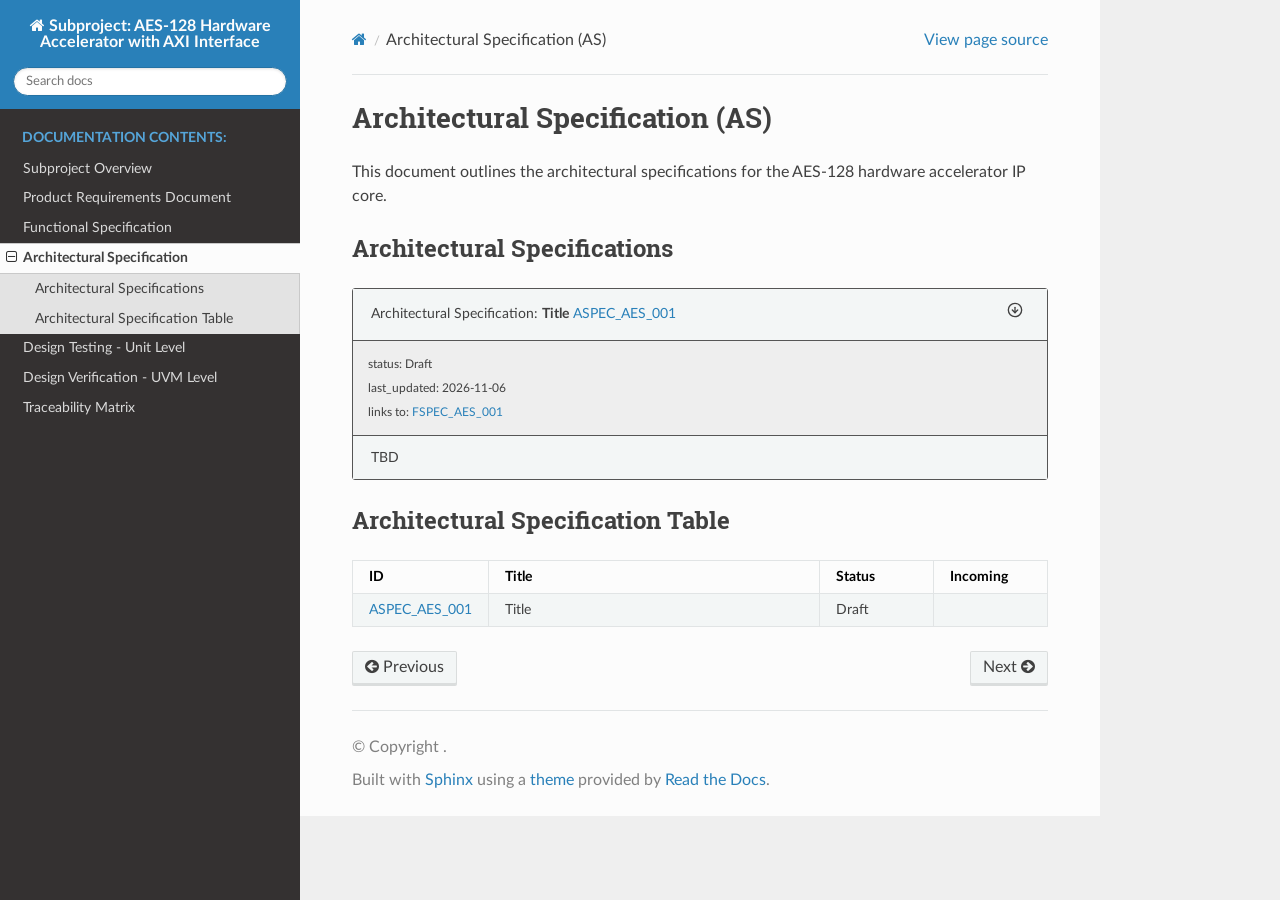
<file: docs/html/subproject-aes128-axi-accelerator/03_architectural_specification.html>
<!DOCTYPE html>
<html class="writer-html5" lang="en" data-content_root="./">
<head>
  <meta charset="utf-8" /><meta name="viewport" content="width=device-width, initial-scale=1" />

  <meta name="viewport" content="width=device-width, initial-scale=1.0" />
  <title>Architectural Specification (AS) &mdash; Subproject: AES-128 Hardware Accelerator with AXI Interface 0.1 documentation</title>
      <link rel="stylesheet" type="text/css" href="_static/pygments.css?v=b86133f3" />
      <link rel="stylesheet" type="text/css" href="_static/css/theme.css?v=9edc463e" />
      <link rel="stylesheet" type="text/css" href="_static/graphviz.css?v=4ae1632d" />
      <link rel="stylesheet" type="text/css" href="_static/sphinx-data-viewer/jsonview.bundle.css?v=f6ef2277" />
      <link rel="stylesheet" type="text/css" href="_static/sphinx-needs/common_css/need_core.css?v=f5b60a78" />
      <link rel="stylesheet" type="text/css" href="_static/sphinx-needs/common_css/need_links.css?v=2150a916" />
      <link rel="stylesheet" type="text/css" href="_static/sphinx-needs/common_css/need_style.css?v=92936fa5" />
      <link rel="stylesheet" type="text/css" href="_static/sphinx-needs/common_css/need_toggle.css?v=5c6620df" />
      <link rel="stylesheet" type="text/css" href="_static/sphinx-needs/common_css/needstable.css?v=7b67799e" />
      <link rel="stylesheet" type="text/css" href="_static/sphinx-needs/modern.css?v=c1bc121d" />
      <link rel="stylesheet" type="text/css" href="_static/css/custom.css?v=8dd76e46" />

  
      <script src="_static/jquery.js?v=5d32c60e"></script>
      <script src="_static/_sphinx_javascript_frameworks_compat.js?v=2cd50e6c"></script>
      <script src="_static/documentation_options.js?v=2709fde1"></script>
      <script src="_static/doctools.js?v=fd6eb6e6"></script>
      <script src="_static/sphinx_highlight.js?v=6ffebe34"></script>
      <script src="_static/sphinx-data-viewer/jsonview.bundle.js?v=18cd53c5"></script>
      <script src="_static/sphinx-data-viewer/jsonview_loader.js?v=f7ff7e7d"></script>
      <script src="_static/sphinx-needs/libs/html/sphinx_needs_collapse.js?v=dca66431"></script>
    <script src="_static/js/theme.js"></script>
    <link rel="index" title="Index" href="genindex.html" />
    <link rel="search" title="Search" href="search.html" />
    <link rel="next" title="Design Testing - Unit Level" href="04_unit_level_verification.html" />
    <link rel="prev" title="Functional Specification (FS)" href="02_functional_specification.html" /> 
</head>

<body class="wy-body-for-nav"> 
  <div class="wy-grid-for-nav">
    <nav data-toggle="wy-nav-shift" class="wy-nav-side">
      <div class="wy-side-scroll">
        <div class="wy-side-nav-search" >

          
          
          <a href="index.html" class="icon icon-home">
            Subproject: AES-128 Hardware Accelerator with AXI Interface
          </a>
<div role="search">
  <form id="rtd-search-form" class="wy-form" action="search.html" method="get">
    <input type="text" name="q" placeholder="Search docs" aria-label="Search docs" />
    <input type="hidden" name="check_keywords" value="yes" />
    <input type="hidden" name="area" value="default" />
  </form>
</div>
        </div><div class="wy-menu wy-menu-vertical" data-spy="affix" role="navigation" aria-label="Navigation menu">
              <p class="caption" role="heading"><span class="caption-text">Documentation Contents:</span></p>
<ul class="current">
<li class="toctree-l1"><a class="reference internal" href="subproject-aes128-axi-accelerator.html">Subproject Overview</a></li>
<li class="toctree-l1"><a class="reference internal" href="01_product_requirements_document.html">Product Requirements Document</a></li>
<li class="toctree-l1"><a class="reference internal" href="02_functional_specification.html">Functional Specification</a></li>
<li class="toctree-l1 current"><a class="current reference internal" href="#">Architectural Specification</a><ul>
<li class="toctree-l2"><a class="reference internal" href="#architectural-specifications">Architectural Specifications</a></li>
<li class="toctree-l2"><a class="reference internal" href="#architectural-specification-table">Architectural Specification Table</a></li>
</ul>
</li>
<li class="toctree-l1"><a class="reference internal" href="04_unit_level_verification.html">Design Testing - Unit Level</a></li>
<li class="toctree-l1"><a class="reference internal" href="05_uvm_verification.html">Design Verification - UVM Level</a></li>
<li class="toctree-l1"><a class="reference internal" href="06_traceability_matrix.html">Traceability Matrix</a></li>
</ul>

        </div>
      </div>
    </nav>

    <section data-toggle="wy-nav-shift" class="wy-nav-content-wrap"><nav class="wy-nav-top" aria-label="Mobile navigation menu" >
          <i data-toggle="wy-nav-top" class="fa fa-bars"></i>
          <a href="index.html">Subproject: AES-128 Hardware Accelerator with AXI Interface</a>
      </nav>

      <div class="wy-nav-content">
        <div class="rst-content">
          <div role="navigation" aria-label="Page navigation">
  <ul class="wy-breadcrumbs">
      <li><a href="index.html" class="icon icon-home" aria-label="Home"></a></li>
      <li class="breadcrumb-item active">Architectural Specification (AS)</li>
      <li class="wy-breadcrumbs-aside">
            <a href="_sources/03_architectural_specification.rst.txt" rel="nofollow"> View page source</a>
      </li>
  </ul>
  <hr/>
</div>
          <div role="main" class="document" itemscope="itemscope" itemtype="http://schema.org/Article">
           <div itemprop="articleBody">
             
  <section id="architectural-specification-as">
<h1>Architectural Specification (AS)<a class="headerlink" href="#architectural-specification-as" title="Link to this heading"></a></h1>
<p id="architectural-specification">This document outlines the architectural specifications for the AES-128 hardware accelerator IP core.</p>
<section id="architectural-specifications">
<h2>Architectural Specifications<a class="headerlink" href="#architectural-specifications" title="Link to this heading"></a></h2>
<div class="need_container docutils container" id="SNCB-f1948635">
<table class="need needs_grid_simple needs_layout_clean needs_style_none needs_type_arch_spec docutils align-default" id="ASPEC_AES_001">
<tbody>
<tr class="need head row-odd"><td class="need head"><div class="needs_head line-block">
<div class="line"><span><span class="needs_type_name"><span class="needs_data">Architectural Specification</span></span>: </span><strong><span><span class="needs_title"><span class="needs_data">Title</span></span></span></strong><span> <span class="needs-id"><a class="reference internal" href="#ASPEC_AES_001" title="ASPEC_AES_001">ASPEC_AES_001</a></span>  <span class="needs needs_collapse" id="target__show__meta"><span class="needs collapsed"><svg xmlns="http://www.w3.org/2000/svg" width="28" height="28" viewBox="0 0 24 24" fill="none" stroke="currentColor" stroke-width="2" stroke-linecap="round" stroke-linejoin="round" class="feather feather-arrow-down-circle"><circle cx="12" cy="12" r="10"></circle><polyline points="8 12 12 16 16 12"></polyline><line x1="12" y1="8" x2="12" y2="16"></line></svg></span><span class="needs visible collapse_is_hidden"><svg xmlns="http://www.w3.org/2000/svg" width="28" height="28" viewBox="0 0 24 24" fill="none" stroke="currentColor" stroke-width="2" stroke-linecap="round" stroke-linejoin="round" class="feather feather-arrow-right-circle"><circle cx="12" cy="12" r="10"></circle><polyline points="12 16 16 12 12 8"></polyline><line x1="8" y1="12" x2="16" y2="12"></line></svg></span></span> </span></div>
</div>
</td>
</tr>
<tr class="need meta row-even"><td class="need meta"><div class="needs_meta line-block">
<div class="line"><span><span><div class="line"><span class="needs_status"><span class="needs_label">status: </span><span class="needs_data">Draft</span></span></div>
<div class="line"><span class="needs_last_updated"><span class="needs_label">last_updated: </span><span class="needs_data">2026-11-06</span></span></div>
</span></span></div>
<div class="line"><span><div class="line">links to: <span class="links"><span><a class="reference internal" href="02_functional_specification.html#FSPEC_AES_001" title="ASPEC_AES_001">FSPEC_AES_001</a></span></span></div>
</span></div>
</div>
</td>
</tr>
<tr class="need content row-odd"><td class="need content" colspan="1"><p>TBD</p></td>
</tr>
</tbody>
</table>
</div>
</section>
<section id="architectural-specification-table">
<h2>Architectural Specification Table<a class="headerlink" href="#architectural-specification-table" title="Link to this heading"></a></h2>
<div class="needstable_wrapper docutils container" id="needtable-03_architectural_specification-0">
<table class="NEEDS_TABLE docutils align-default" id="needtable-03_architectural_specification-0-table_node">
<colgroup>
<col style="width: 16.7%" />
<col style="width: 50.0%" />
<col style="width: 16.7%" />
<col style="width: 16.7%" />
</colgroup>
<thead>
<tr class="row-odd"><th class="head needs_col_id" data-col="id" scope="col"><p>ID</p></th>
<th class="head needs_col_title" data-col="title" scope="col"><p>Title</p></th>
<th class="head needs_col_status" data-col="status" scope="col"><p>Status</p></th>
<th class="head needs_col_incoming" data-col="incoming" scope="col"><p>Incoming</p></th>
</tr>
</thead>
<tbody>
<tr class="need row-even" data-need-id="ASPEC_AES_001"><td class="needs_id"><p><a class="reference internal" href="#ASPEC_AES_001">ASPEC_AES_001</a></p></td>
<td class="needs_title"><p>Title</p></td>
<td class="needs_status"><p>Draft</p></td>
<td class="needs_links_back"><p></p></td>
</tr>
</tbody>
</table>
</div>
</section>
</section>


           </div>
          </div>
          <footer><div class="rst-footer-buttons" role="navigation" aria-label="Footer">
        <a href="02_functional_specification.html" class="btn btn-neutral float-left" title="Functional Specification (FS)" accesskey="p" rel="prev"><span class="fa fa-arrow-circle-left" aria-hidden="true"></span> Previous</a>
        <a href="04_unit_level_verification.html" class="btn btn-neutral float-right" title="Design Testing - Unit Level" accesskey="n" rel="next">Next <span class="fa fa-arrow-circle-right" aria-hidden="true"></span></a>
    </div>

  <hr/>

  <div role="contentinfo">
    <p>&#169; Copyright .</p>
  </div>

  Built with <a href="https://www.sphinx-doc.org/">Sphinx</a> using a
    <a href="https://github.com/readthedocs/sphinx_rtd_theme">theme</a>
    provided by <a href="https://readthedocs.org">Read the Docs</a>.
   

</footer>
        </div>
      </div>
    </section>
  </div>
  <script>
      jQuery(function () {
          SphinxRtdTheme.Navigation.enable(true);
      });
  </script> 

</body>
</html>
</file>
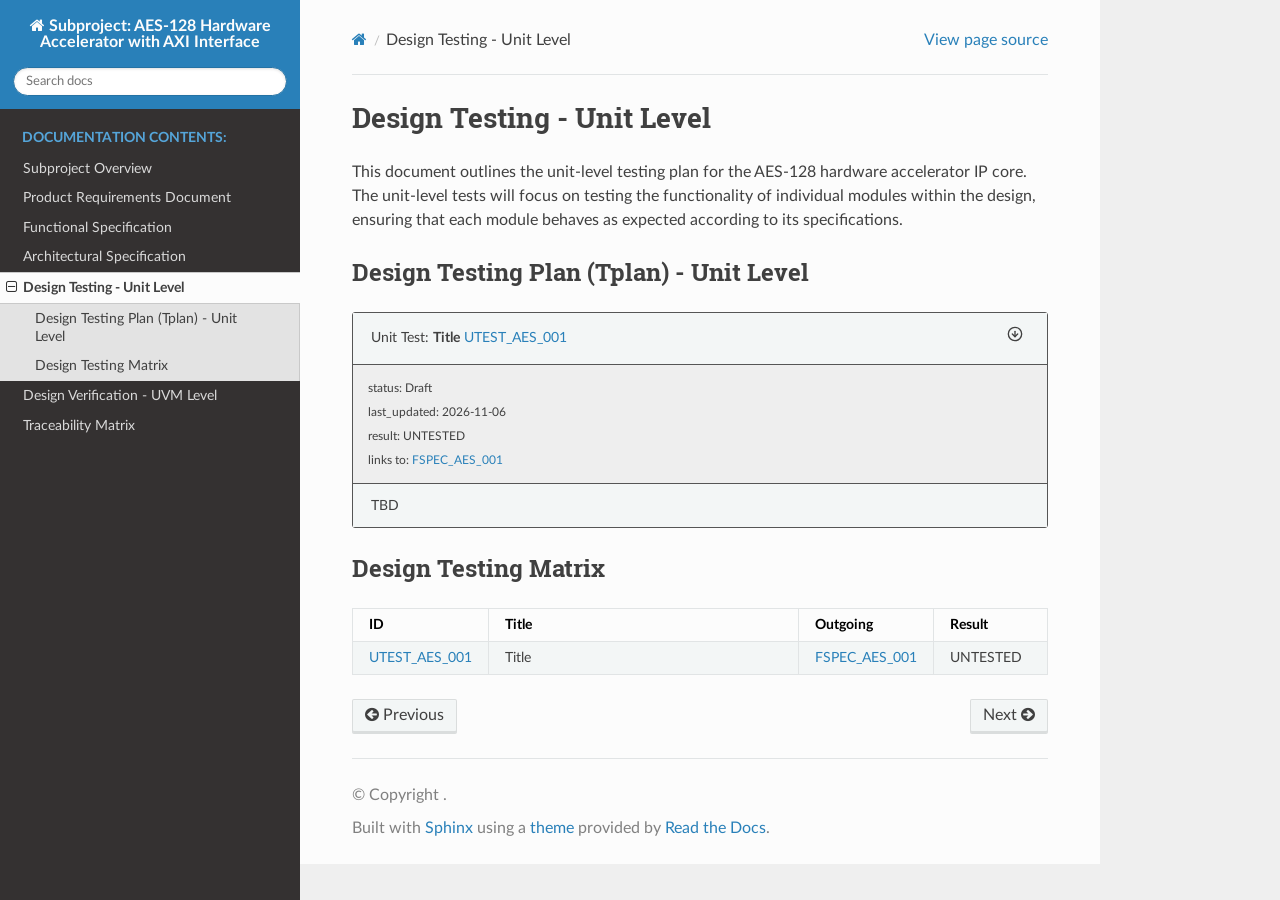
<file: docs/html/subproject-aes128-axi-accelerator/04_unit_level_verification.html>
<!DOCTYPE html>
<html class="writer-html5" lang="en" data-content_root="./">
<head>
  <meta charset="utf-8" /><meta name="viewport" content="width=device-width, initial-scale=1" />

  <meta name="viewport" content="width=device-width, initial-scale=1.0" />
  <title>Design Testing - Unit Level &mdash; Subproject: AES-128 Hardware Accelerator with AXI Interface 0.1 documentation</title>
      <link rel="stylesheet" type="text/css" href="_static/pygments.css?v=b86133f3" />
      <link rel="stylesheet" type="text/css" href="_static/css/theme.css?v=9edc463e" />
      <link rel="stylesheet" type="text/css" href="_static/graphviz.css?v=4ae1632d" />
      <link rel="stylesheet" type="text/css" href="_static/sphinx-data-viewer/jsonview.bundle.css?v=f6ef2277" />
      <link rel="stylesheet" type="text/css" href="_static/sphinx-needs/common_css/need_core.css?v=f5b60a78" />
      <link rel="stylesheet" type="text/css" href="_static/sphinx-needs/common_css/need_links.css?v=2150a916" />
      <link rel="stylesheet" type="text/css" href="_static/sphinx-needs/common_css/need_style.css?v=92936fa5" />
      <link rel="stylesheet" type="text/css" href="_static/sphinx-needs/common_css/need_toggle.css?v=5c6620df" />
      <link rel="stylesheet" type="text/css" href="_static/sphinx-needs/common_css/needstable.css?v=7b67799e" />
      <link rel="stylesheet" type="text/css" href="_static/sphinx-needs/modern.css?v=c1bc121d" />
      <link rel="stylesheet" type="text/css" href="_static/css/custom.css?v=8dd76e46" />

  
      <script src="_static/jquery.js?v=5d32c60e"></script>
      <script src="_static/_sphinx_javascript_frameworks_compat.js?v=2cd50e6c"></script>
      <script src="_static/documentation_options.js?v=2709fde1"></script>
      <script src="_static/doctools.js?v=fd6eb6e6"></script>
      <script src="_static/sphinx_highlight.js?v=6ffebe34"></script>
      <script src="_static/sphinx-data-viewer/jsonview.bundle.js?v=18cd53c5"></script>
      <script src="_static/sphinx-data-viewer/jsonview_loader.js?v=f7ff7e7d"></script>
      <script src="_static/sphinx-needs/libs/html/sphinx_needs_collapse.js?v=dca66431"></script>
    <script src="_static/js/theme.js"></script>
    <link rel="index" title="Index" href="genindex.html" />
    <link rel="search" title="Search" href="search.html" />
    <link rel="next" title="Design Verification - UVM Level" href="05_uvm_verification.html" />
    <link rel="prev" title="Architectural Specification (AS)" href="03_architectural_specification.html" /> 
</head>

<body class="wy-body-for-nav"> 
  <div class="wy-grid-for-nav">
    <nav data-toggle="wy-nav-shift" class="wy-nav-side">
      <div class="wy-side-scroll">
        <div class="wy-side-nav-search" >

          
          
          <a href="index.html" class="icon icon-home">
            Subproject: AES-128 Hardware Accelerator with AXI Interface
          </a>
<div role="search">
  <form id="rtd-search-form" class="wy-form" action="search.html" method="get">
    <input type="text" name="q" placeholder="Search docs" aria-label="Search docs" />
    <input type="hidden" name="check_keywords" value="yes" />
    <input type="hidden" name="area" value="default" />
  </form>
</div>
        </div><div class="wy-menu wy-menu-vertical" data-spy="affix" role="navigation" aria-label="Navigation menu">
              <p class="caption" role="heading"><span class="caption-text">Documentation Contents:</span></p>
<ul class="current">
<li class="toctree-l1"><a class="reference internal" href="subproject-aes128-axi-accelerator.html">Subproject Overview</a></li>
<li class="toctree-l1"><a class="reference internal" href="01_product_requirements_document.html">Product Requirements Document</a></li>
<li class="toctree-l1"><a class="reference internal" href="02_functional_specification.html">Functional Specification</a></li>
<li class="toctree-l1"><a class="reference internal" href="03_architectural_specification.html">Architectural Specification</a></li>
<li class="toctree-l1 current"><a class="current reference internal" href="#">Design Testing - Unit Level</a><ul>
<li class="toctree-l2"><a class="reference internal" href="#design-testing-plan-tplan-unit-level">Design Testing Plan (Tplan) - Unit Level</a></li>
<li class="toctree-l2"><a class="reference internal" href="#design-testing-matrix">Design Testing Matrix</a></li>
</ul>
</li>
<li class="toctree-l1"><a class="reference internal" href="05_uvm_verification.html">Design Verification - UVM Level</a></li>
<li class="toctree-l1"><a class="reference internal" href="06_traceability_matrix.html">Traceability Matrix</a></li>
</ul>

        </div>
      </div>
    </nav>

    <section data-toggle="wy-nav-shift" class="wy-nav-content-wrap"><nav class="wy-nav-top" aria-label="Mobile navigation menu" >
          <i data-toggle="wy-nav-top" class="fa fa-bars"></i>
          <a href="index.html">Subproject: AES-128 Hardware Accelerator with AXI Interface</a>
      </nav>

      <div class="wy-nav-content">
        <div class="rst-content">
          <div role="navigation" aria-label="Page navigation">
  <ul class="wy-breadcrumbs">
      <li><a href="index.html" class="icon icon-home" aria-label="Home"></a></li>
      <li class="breadcrumb-item active">Design Testing - Unit Level</li>
      <li class="wy-breadcrumbs-aside">
            <a href="_sources/04_unit_level_verification.rst.txt" rel="nofollow"> View page source</a>
      </li>
  </ul>
  <hr/>
</div>
          <div role="main" class="document" itemscope="itemscope" itemtype="http://schema.org/Article">
           <div itemprop="articleBody">
             
  <section id="design-testing-unit-level">
<h1>Design Testing - Unit Level<a class="headerlink" href="#design-testing-unit-level" title="Link to this heading"></a></h1>
<p id="dt-unit-level">This document outlines the unit-level testing plan for the AES-128 hardware accelerator IP core.
The unit-level tests will focus on testing the functionality of individual modules within the design, ensuring that each module behaves as expected according to its specifications.</p>
<section id="design-testing-plan-tplan-unit-level">
<h2>Design Testing Plan (Tplan) - Unit Level<a class="headerlink" href="#design-testing-plan-tplan-unit-level" title="Link to this heading"></a></h2>
<div class="need_container docutils container" id="SNCB-892d135d">
<table class="need needs_grid_simple needs_layout_clean needs_style_none needs_type_unit_test docutils align-default" id="UTEST_AES_001">
<tbody>
<tr class="need head row-odd"><td class="need head"><div class="needs_head line-block">
<div class="line"><span><span class="needs_type_name"><span class="needs_data">Unit Test</span></span>: </span><strong><span><span class="needs_title"><span class="needs_data">Title</span></span></span></strong><span> <span class="needs-id"><a class="reference internal" href="#UTEST_AES_001" title="UTEST_AES_001">UTEST_AES_001</a></span>  <span class="needs needs_collapse" id="target__show__meta"><span class="needs collapsed"><svg xmlns="http://www.w3.org/2000/svg" width="28" height="28" viewBox="0 0 24 24" fill="none" stroke="currentColor" stroke-width="2" stroke-linecap="round" stroke-linejoin="round" class="feather feather-arrow-down-circle"><circle cx="12" cy="12" r="10"></circle><polyline points="8 12 12 16 16 12"></polyline><line x1="12" y1="8" x2="12" y2="16"></line></svg></span><span class="needs visible collapse_is_hidden"><svg xmlns="http://www.w3.org/2000/svg" width="28" height="28" viewBox="0 0 24 24" fill="none" stroke="currentColor" stroke-width="2" stroke-linecap="round" stroke-linejoin="round" class="feather feather-arrow-right-circle"><circle cx="12" cy="12" r="10"></circle><polyline points="12 16 16 12 12 8"></polyline><line x1="8" y1="12" x2="16" y2="12"></line></svg></span></span> </span></div>
</div>
</td>
</tr>
<tr class="need meta row-even"><td class="need meta"><div class="needs_meta line-block">
<div class="line"><span><span><div class="line"><span class="needs_status"><span class="needs_label">status: </span><span class="needs_data">Draft</span></span></div>
<div class="line"><span class="needs_last_updated"><span class="needs_label">last_updated: </span><span class="needs_data">2026-11-06</span></span></div>
<div class="line"><span class="needs_result"><span class="needs_label">result: </span><span class="needs_data">UNTESTED</span></span></div>
</span></span></div>
<div class="line"><span><div class="line">links to: <span class="links"><span><a class="reference internal" href="02_functional_specification.html#FSPEC_AES_001" title="UTEST_AES_001">FSPEC_AES_001</a></span></span></div>
</span></div>
</div>
</td>
</tr>
<tr class="need content row-odd"><td class="need content" colspan="1"><p>TBD</p></td>
</tr>
</tbody>
</table>
</div>
</section>
<section id="design-testing-matrix">
<h2>Design Testing Matrix<a class="headerlink" href="#design-testing-matrix" title="Link to this heading"></a></h2>
<div class="needstable_wrapper docutils container" id="needtable-04_unit_level_verification-0">
<table class="NEEDS_TABLE docutils align-default" id="needtable-04_unit_level_verification-0-table_node">
<colgroup>
<col style="width: 16.7%" />
<col style="width: 50.0%" />
<col style="width: 16.7%" />
<col style="width: 16.7%" />
</colgroup>
<thead>
<tr class="row-odd"><th class="head needs_col_id" data-col="id" scope="col"><p>ID</p></th>
<th class="head needs_col_title" data-col="title" scope="col"><p>Title</p></th>
<th class="head needs_col_outgoing" data-col="outgoing" scope="col"><p>Outgoing</p></th>
<th class="head needs_col_result" data-col="result" scope="col"><p>Result</p></th>
</tr>
</thead>
<tbody>
<tr class="need row-even" data-need-id="UTEST_AES_001"><td class="needs_id"><p><a class="reference internal" href="#UTEST_AES_001">UTEST_AES_001</a></p></td>
<td class="needs_title"><p>Title</p></td>
<td class="needs_links"><p><a class="reference internal" href="02_functional_specification.html#FSPEC_AES_001">FSPEC_AES_001</a></p></td>
<td class="needs_result"><p>UNTESTED</p></td>
</tr>
</tbody>
</table>
</div>
</section>
</section>


           </div>
          </div>
          <footer><div class="rst-footer-buttons" role="navigation" aria-label="Footer">
        <a href="03_architectural_specification.html" class="btn btn-neutral float-left" title="Architectural Specification (AS)" accesskey="p" rel="prev"><span class="fa fa-arrow-circle-left" aria-hidden="true"></span> Previous</a>
        <a href="05_uvm_verification.html" class="btn btn-neutral float-right" title="Design Verification - UVM Level" accesskey="n" rel="next">Next <span class="fa fa-arrow-circle-right" aria-hidden="true"></span></a>
    </div>

  <hr/>

  <div role="contentinfo">
    <p>&#169; Copyright .</p>
  </div>

  Built with <a href="https://www.sphinx-doc.org/">Sphinx</a> using a
    <a href="https://github.com/readthedocs/sphinx_rtd_theme">theme</a>
    provided by <a href="https://readthedocs.org">Read the Docs</a>.
   

</footer>
        </div>
      </div>
    </section>
  </div>
  <script>
      jQuery(function () {
          SphinxRtdTheme.Navigation.enable(true);
      });
  </script> 

</body>
</html>
</file>
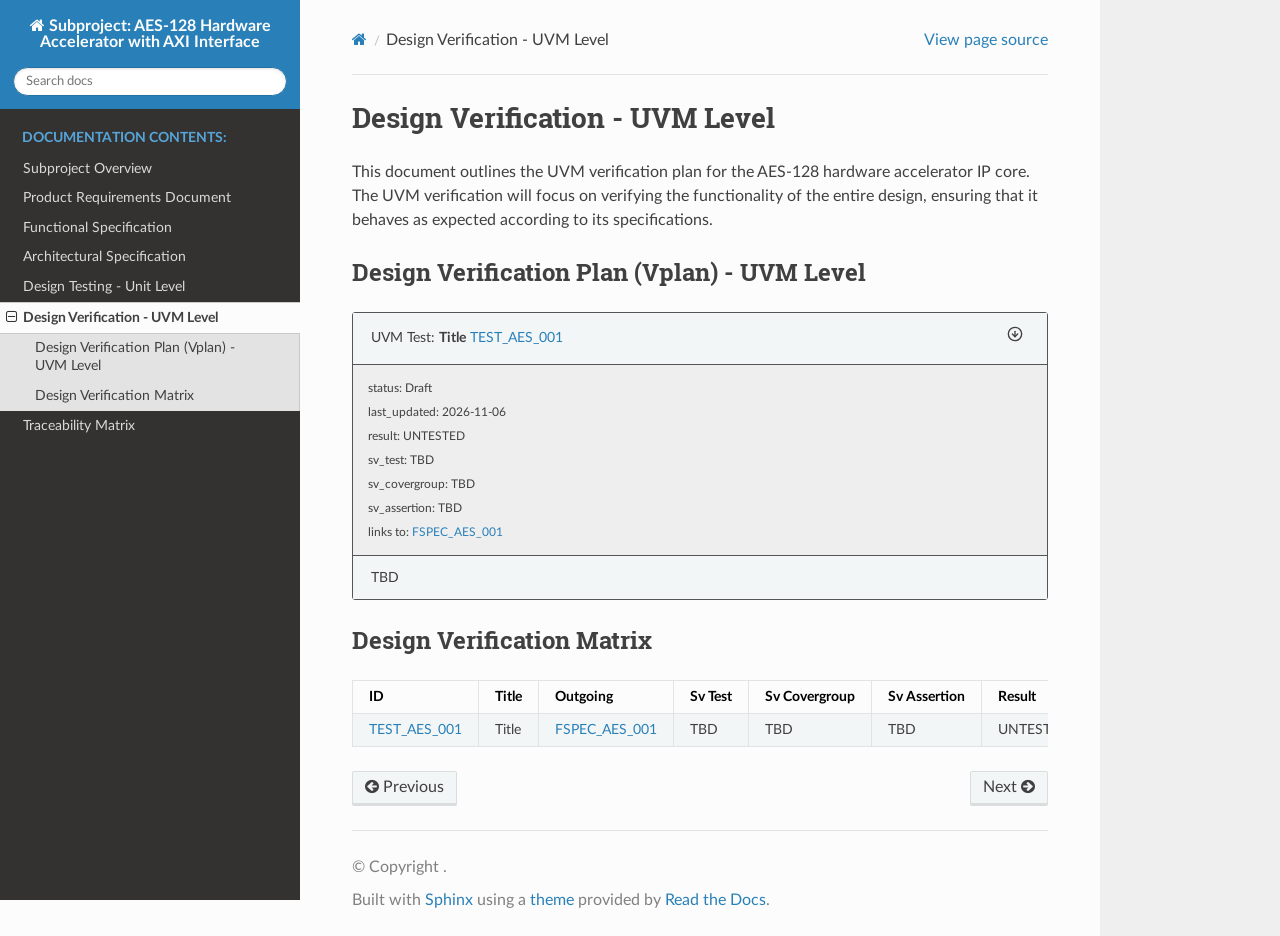
<file: docs/html/subproject-aes128-axi-accelerator/05_uvm_verification.html>
<!DOCTYPE html>
<html class="writer-html5" lang="en" data-content_root="./">
<head>
  <meta charset="utf-8" /><meta name="viewport" content="width=device-width, initial-scale=1" />

  <meta name="viewport" content="width=device-width, initial-scale=1.0" />
  <title>Design Verification - UVM Level &mdash; Subproject: AES-128 Hardware Accelerator with AXI Interface 0.1 documentation</title>
      <link rel="stylesheet" type="text/css" href="_static/pygments.css?v=b86133f3" />
      <link rel="stylesheet" type="text/css" href="_static/css/theme.css?v=9edc463e" />
      <link rel="stylesheet" type="text/css" href="_static/graphviz.css?v=4ae1632d" />
      <link rel="stylesheet" type="text/css" href="_static/sphinx-data-viewer/jsonview.bundle.css?v=f6ef2277" />
      <link rel="stylesheet" type="text/css" href="_static/sphinx-needs/common_css/need_core.css?v=f5b60a78" />
      <link rel="stylesheet" type="text/css" href="_static/sphinx-needs/common_css/need_links.css?v=2150a916" />
      <link rel="stylesheet" type="text/css" href="_static/sphinx-needs/common_css/need_style.css?v=92936fa5" />
      <link rel="stylesheet" type="text/css" href="_static/sphinx-needs/common_css/need_toggle.css?v=5c6620df" />
      <link rel="stylesheet" type="text/css" href="_static/sphinx-needs/common_css/needstable.css?v=7b67799e" />
      <link rel="stylesheet" type="text/css" href="_static/sphinx-needs/modern.css?v=c1bc121d" />
      <link rel="stylesheet" type="text/css" href="_static/css/custom.css?v=8dd76e46" />

  
      <script src="_static/jquery.js?v=5d32c60e"></script>
      <script src="_static/_sphinx_javascript_frameworks_compat.js?v=2cd50e6c"></script>
      <script src="_static/documentation_options.js?v=2709fde1"></script>
      <script src="_static/doctools.js?v=fd6eb6e6"></script>
      <script src="_static/sphinx_highlight.js?v=6ffebe34"></script>
      <script src="_static/sphinx-data-viewer/jsonview.bundle.js?v=18cd53c5"></script>
      <script src="_static/sphinx-data-viewer/jsonview_loader.js?v=f7ff7e7d"></script>
      <script src="_static/sphinx-needs/libs/html/sphinx_needs_collapse.js?v=dca66431"></script>
    <script src="_static/js/theme.js"></script>
    <link rel="index" title="Index" href="genindex.html" />
    <link rel="search" title="Search" href="search.html" />
    <link rel="next" title="System Traceability Matrix" href="06_traceability_matrix.html" />
    <link rel="prev" title="Design Testing - Unit Level" href="04_unit_level_verification.html" /> 
</head>

<body class="wy-body-for-nav"> 
  <div class="wy-grid-for-nav">
    <nav data-toggle="wy-nav-shift" class="wy-nav-side">
      <div class="wy-side-scroll">
        <div class="wy-side-nav-search" >

          
          
          <a href="index.html" class="icon icon-home">
            Subproject: AES-128 Hardware Accelerator with AXI Interface
          </a>
<div role="search">
  <form id="rtd-search-form" class="wy-form" action="search.html" method="get">
    <input type="text" name="q" placeholder="Search docs" aria-label="Search docs" />
    <input type="hidden" name="check_keywords" value="yes" />
    <input type="hidden" name="area" value="default" />
  </form>
</div>
        </div><div class="wy-menu wy-menu-vertical" data-spy="affix" role="navigation" aria-label="Navigation menu">
              <p class="caption" role="heading"><span class="caption-text">Documentation Contents:</span></p>
<ul class="current">
<li class="toctree-l1"><a class="reference internal" href="subproject-aes128-axi-accelerator.html">Subproject Overview</a></li>
<li class="toctree-l1"><a class="reference internal" href="01_product_requirements_document.html">Product Requirements Document</a></li>
<li class="toctree-l1"><a class="reference internal" href="02_functional_specification.html">Functional Specification</a></li>
<li class="toctree-l1"><a class="reference internal" href="03_architectural_specification.html">Architectural Specification</a></li>
<li class="toctree-l1"><a class="reference internal" href="04_unit_level_verification.html">Design Testing - Unit Level</a></li>
<li class="toctree-l1 current"><a class="current reference internal" href="#">Design Verification - UVM Level</a><ul>
<li class="toctree-l2"><a class="reference internal" href="#design-verification-plan-vplan-uvm-level">Design Verification Plan (Vplan) - UVM Level</a></li>
<li class="toctree-l2"><a class="reference internal" href="#design-verification-matrix">Design Verification Matrix</a></li>
</ul>
</li>
<li class="toctree-l1"><a class="reference internal" href="06_traceability_matrix.html">Traceability Matrix</a></li>
</ul>

        </div>
      </div>
    </nav>

    <section data-toggle="wy-nav-shift" class="wy-nav-content-wrap"><nav class="wy-nav-top" aria-label="Mobile navigation menu" >
          <i data-toggle="wy-nav-top" class="fa fa-bars"></i>
          <a href="index.html">Subproject: AES-128 Hardware Accelerator with AXI Interface</a>
      </nav>

      <div class="wy-nav-content">
        <div class="rst-content">
          <div role="navigation" aria-label="Page navigation">
  <ul class="wy-breadcrumbs">
      <li><a href="index.html" class="icon icon-home" aria-label="Home"></a></li>
      <li class="breadcrumb-item active">Design Verification - UVM Level</li>
      <li class="wy-breadcrumbs-aside">
            <a href="_sources/05_uvm_verification.rst.txt" rel="nofollow"> View page source</a>
      </li>
  </ul>
  <hr/>
</div>
          <div role="main" class="document" itemscope="itemscope" itemtype="http://schema.org/Article">
           <div itemprop="articleBody">
             
  <section id="design-verification-uvm-level">
<h1>Design Verification - UVM Level<a class="headerlink" href="#design-verification-uvm-level" title="Link to this heading"></a></h1>
<p id="dv-uvm-level">This document outlines the UVM verification plan for the AES-128 hardware accelerator IP core.
The UVM verification will focus on verifying the functionality of the entire design, ensuring that it behaves as expected according to its specifications.</p>
<section id="design-verification-plan-vplan-uvm-level">
<h2>Design Verification Plan (Vplan) - UVM Level<a class="headerlink" href="#design-verification-plan-vplan-uvm-level" title="Link to this heading"></a></h2>
<div class="need_container docutils container" id="SNCB-24bac691">
<table class="need needs_grid_simple needs_layout_clean needs_style_none needs_type_uvm_test docutils align-default" id="TEST_AES_001">
<tbody>
<tr class="need head row-odd"><td class="need head"><div class="needs_head line-block">
<div class="line"><span><span class="needs_type_name"><span class="needs_data">UVM Test</span></span>: </span><strong><span><span class="needs_title"><span class="needs_data">Title</span></span></span></strong><span> <span class="needs-id"><a class="reference internal" href="#TEST_AES_001" title="TEST_AES_001">TEST_AES_001</a></span>  <span class="needs needs_collapse" id="target__show__meta"><span class="needs collapsed"><svg xmlns="http://www.w3.org/2000/svg" width="28" height="28" viewBox="0 0 24 24" fill="none" stroke="currentColor" stroke-width="2" stroke-linecap="round" stroke-linejoin="round" class="feather feather-arrow-down-circle"><circle cx="12" cy="12" r="10"></circle><polyline points="8 12 12 16 16 12"></polyline><line x1="12" y1="8" x2="12" y2="16"></line></svg></span><span class="needs visible collapse_is_hidden"><svg xmlns="http://www.w3.org/2000/svg" width="28" height="28" viewBox="0 0 24 24" fill="none" stroke="currentColor" stroke-width="2" stroke-linecap="round" stroke-linejoin="round" class="feather feather-arrow-right-circle"><circle cx="12" cy="12" r="10"></circle><polyline points="12 16 16 12 12 8"></polyline><line x1="8" y1="12" x2="16" y2="12"></line></svg></span></span> </span></div>
</div>
</td>
</tr>
<tr class="need meta row-even"><td class="need meta"><div class="needs_meta line-block">
<div class="line"><span><span><div class="line"><span class="needs_status"><span class="needs_label">status: </span><span class="needs_data">Draft</span></span></div>
<div class="line"><span class="needs_last_updated"><span class="needs_label">last_updated: </span><span class="needs_data">2026-11-06</span></span></div>
<div class="line"><span class="needs_result"><span class="needs_label">result: </span><span class="needs_data">UNTESTED</span></span></div>
<div class="line"><span class="needs_sv_test"><span class="needs_label">sv_test: </span><span class="needs_data">TBD</span></span></div>
<div class="line"><span class="needs_sv_covergroup"><span class="needs_label">sv_covergroup: </span><span class="needs_data">TBD</span></span></div>
<div class="line"><span class="needs_sv_assertion"><span class="needs_label">sv_assertion: </span><span class="needs_data">TBD</span></span></div>
</span></span></div>
<div class="line"><span><div class="line">links to: <span class="links"><span><a class="reference internal" href="02_functional_specification.html#FSPEC_AES_001" title="TEST_AES_001">FSPEC_AES_001</a></span></span></div>
</span></div>
</div>
</td>
</tr>
<tr class="need content row-odd"><td class="need content" colspan="1"><p>TBD</p></td>
</tr>
</tbody>
</table>
</div>
</section>
<section id="design-verification-matrix">
<h2>Design Verification Matrix<a class="headerlink" href="#design-verification-matrix" title="Link to this heading"></a></h2>
<div class="needstable_wrapper docutils container" id="needtable-05_uvm_verification-0">
<table class="NEEDS_TABLE docutils align-default" id="needtable-05_uvm_verification-0-table_node">
<colgroup>
<col style="width: 11.1%" />
<col style="width: 33.3%" />
<col style="width: 11.1%" />
<col style="width: 11.1%" />
<col style="width: 11.1%" />
<col style="width: 11.1%" />
<col style="width: 11.1%" />
</colgroup>
<thead>
<tr class="row-odd"><th class="head needs_col_id" data-col="id" scope="col"><p>ID</p></th>
<th class="head needs_col_title" data-col="title" scope="col"><p>Title</p></th>
<th class="head needs_col_outgoing" data-col="outgoing" scope="col"><p>Outgoing</p></th>
<th class="head needs_col_sv_test" data-col="sv_test" scope="col"><p>Sv Test</p></th>
<th class="head needs_col_sv_covergroup" data-col="sv_covergroup" scope="col"><p>Sv Covergroup</p></th>
<th class="head needs_col_sv_assertion" data-col="sv_assertion" scope="col"><p>Sv Assertion</p></th>
<th class="head needs_col_result" data-col="result" scope="col"><p>Result</p></th>
</tr>
</thead>
<tbody>
<tr class="need row-even" data-need-id="TEST_AES_001"><td class="needs_id"><p><a class="reference internal" href="#TEST_AES_001">TEST_AES_001</a></p></td>
<td class="needs_title"><p>Title</p></td>
<td class="needs_links"><p><a class="reference internal" href="02_functional_specification.html#FSPEC_AES_001">FSPEC_AES_001</a></p></td>
<td class="needs_sv_test"><p>TBD</p></td>
<td class="needs_sv_covergroup"><p>TBD</p></td>
<td class="needs_sv_assertion"><p>TBD</p></td>
<td class="needs_result"><p>UNTESTED</p></td>
</tr>
</tbody>
</table>
</div>
</section>
</section>


           </div>
          </div>
          <footer><div class="rst-footer-buttons" role="navigation" aria-label="Footer">
        <a href="04_unit_level_verification.html" class="btn btn-neutral float-left" title="Design Testing - Unit Level" accesskey="p" rel="prev"><span class="fa fa-arrow-circle-left" aria-hidden="true"></span> Previous</a>
        <a href="06_traceability_matrix.html" class="btn btn-neutral float-right" title="System Traceability Matrix" accesskey="n" rel="next">Next <span class="fa fa-arrow-circle-right" aria-hidden="true"></span></a>
    </div>

  <hr/>

  <div role="contentinfo">
    <p>&#169; Copyright .</p>
  </div>

  Built with <a href="https://www.sphinx-doc.org/">Sphinx</a> using a
    <a href="https://github.com/readthedocs/sphinx_rtd_theme">theme</a>
    provided by <a href="https://readthedocs.org">Read the Docs</a>.
   

</footer>
        </div>
      </div>
    </section>
  </div>
  <script>
      jQuery(function () {
          SphinxRtdTheme.Navigation.enable(true);
      });
  </script> 

</body>
</html>
</file>
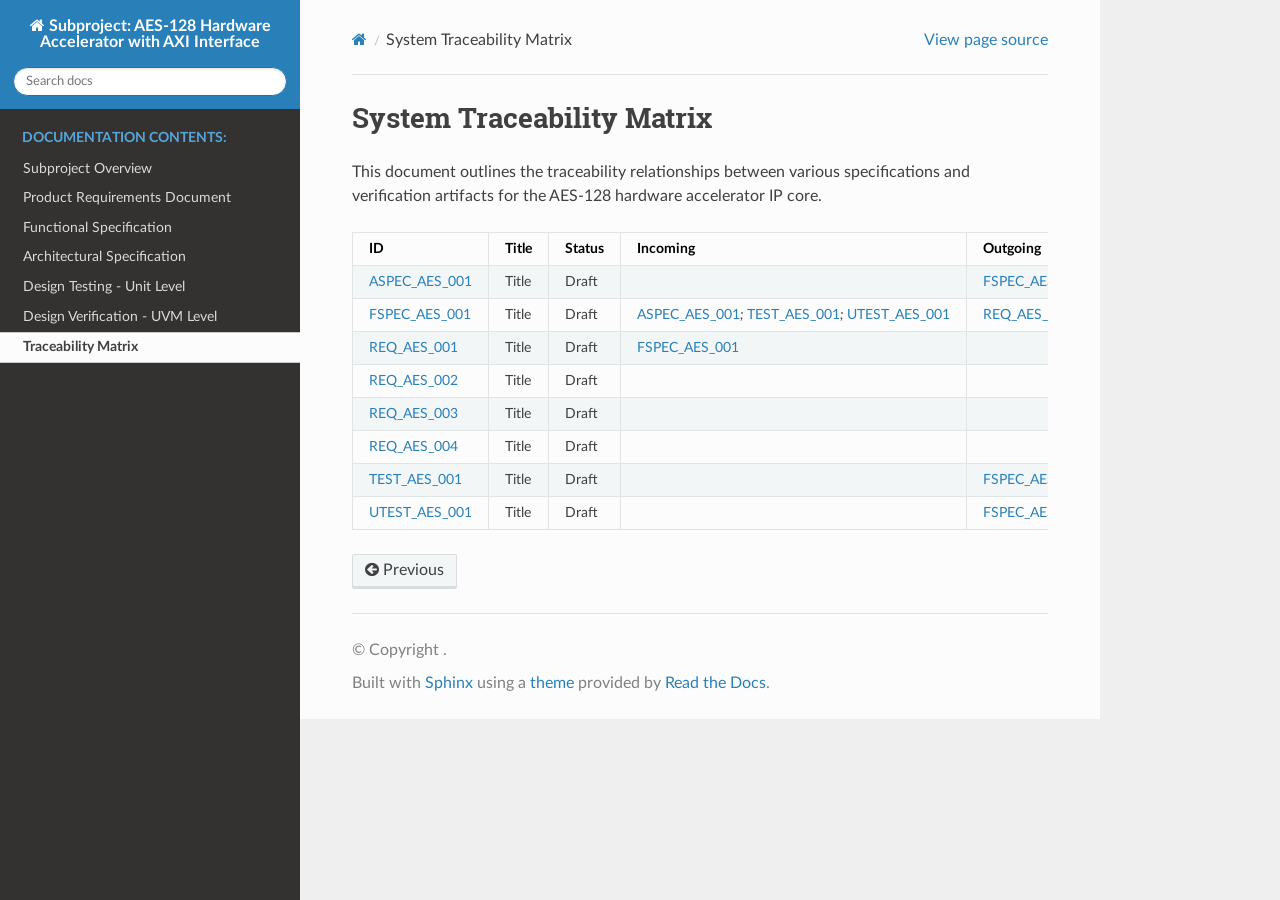
<file: docs/html/subproject-aes128-axi-accelerator/06_traceability_matrix.html>
<!DOCTYPE html>
<html class="writer-html5" lang="en" data-content_root="./">
<head>
  <meta charset="utf-8" /><meta name="viewport" content="width=device-width, initial-scale=1" />

  <meta name="viewport" content="width=device-width, initial-scale=1.0" />
  <title>System Traceability Matrix &mdash; Subproject: AES-128 Hardware Accelerator with AXI Interface 0.1 documentation</title>
      <link rel="stylesheet" type="text/css" href="_static/pygments.css?v=b86133f3" />
      <link rel="stylesheet" type="text/css" href="_static/css/theme.css?v=9edc463e" />
      <link rel="stylesheet" type="text/css" href="_static/graphviz.css?v=4ae1632d" />
      <link rel="stylesheet" type="text/css" href="_static/sphinx-data-viewer/jsonview.bundle.css?v=f6ef2277" />
      <link rel="stylesheet" type="text/css" href="_static/sphinx-needs/common_css/need_core.css?v=f5b60a78" />
      <link rel="stylesheet" type="text/css" href="_static/sphinx-needs/common_css/need_links.css?v=2150a916" />
      <link rel="stylesheet" type="text/css" href="_static/sphinx-needs/common_css/need_style.css?v=92936fa5" />
      <link rel="stylesheet" type="text/css" href="_static/sphinx-needs/common_css/need_toggle.css?v=5c6620df" />
      <link rel="stylesheet" type="text/css" href="_static/sphinx-needs/common_css/needstable.css?v=7b67799e" />
      <link rel="stylesheet" type="text/css" href="_static/sphinx-needs/modern.css?v=c1bc121d" />
      <link rel="stylesheet" type="text/css" href="_static/css/custom.css?v=8dd76e46" />

  
      <script src="_static/jquery.js?v=5d32c60e"></script>
      <script src="_static/_sphinx_javascript_frameworks_compat.js?v=2cd50e6c"></script>
      <script src="_static/documentation_options.js?v=2709fde1"></script>
      <script src="_static/doctools.js?v=fd6eb6e6"></script>
      <script src="_static/sphinx_highlight.js?v=6ffebe34"></script>
      <script src="_static/sphinx-data-viewer/jsonview.bundle.js?v=18cd53c5"></script>
      <script src="_static/sphinx-data-viewer/jsonview_loader.js?v=f7ff7e7d"></script>
      <script src="_static/sphinx-needs/libs/html/sphinx_needs_collapse.js?v=dca66431"></script>
    <script src="_static/js/theme.js"></script>
    <link rel="index" title="Index" href="genindex.html" />
    <link rel="search" title="Search" href="search.html" />
    <link rel="prev" title="Design Verification - UVM Level" href="05_uvm_verification.html" /> 
</head>

<body class="wy-body-for-nav"> 
  <div class="wy-grid-for-nav">
    <nav data-toggle="wy-nav-shift" class="wy-nav-side">
      <div class="wy-side-scroll">
        <div class="wy-side-nav-search" >

          
          
          <a href="index.html" class="icon icon-home">
            Subproject: AES-128 Hardware Accelerator with AXI Interface
          </a>
<div role="search">
  <form id="rtd-search-form" class="wy-form" action="search.html" method="get">
    <input type="text" name="q" placeholder="Search docs" aria-label="Search docs" />
    <input type="hidden" name="check_keywords" value="yes" />
    <input type="hidden" name="area" value="default" />
  </form>
</div>
        </div><div class="wy-menu wy-menu-vertical" data-spy="affix" role="navigation" aria-label="Navigation menu">
              <p class="caption" role="heading"><span class="caption-text">Documentation Contents:</span></p>
<ul class="current">
<li class="toctree-l1"><a class="reference internal" href="subproject-aes128-axi-accelerator.html">Subproject Overview</a></li>
<li class="toctree-l1"><a class="reference internal" href="01_product_requirements_document.html">Product Requirements Document</a></li>
<li class="toctree-l1"><a class="reference internal" href="02_functional_specification.html">Functional Specification</a></li>
<li class="toctree-l1"><a class="reference internal" href="03_architectural_specification.html">Architectural Specification</a></li>
<li class="toctree-l1"><a class="reference internal" href="04_unit_level_verification.html">Design Testing - Unit Level</a></li>
<li class="toctree-l1"><a class="reference internal" href="05_uvm_verification.html">Design Verification - UVM Level</a></li>
<li class="toctree-l1 current"><a class="current reference internal" href="#">Traceability Matrix</a></li>
</ul>

        </div>
      </div>
    </nav>

    <section data-toggle="wy-nav-shift" class="wy-nav-content-wrap"><nav class="wy-nav-top" aria-label="Mobile navigation menu" >
          <i data-toggle="wy-nav-top" class="fa fa-bars"></i>
          <a href="index.html">Subproject: AES-128 Hardware Accelerator with AXI Interface</a>
      </nav>

      <div class="wy-nav-content">
        <div class="rst-content">
          <div role="navigation" aria-label="Page navigation">
  <ul class="wy-breadcrumbs">
      <li><a href="index.html" class="icon icon-home" aria-label="Home"></a></li>
      <li class="breadcrumb-item active">System Traceability Matrix</li>
      <li class="wy-breadcrumbs-aside">
            <a href="_sources/06_traceability_matrix.rst.txt" rel="nofollow"> View page source</a>
      </li>
  </ul>
  <hr/>
</div>
          <div role="main" class="document" itemscope="itemscope" itemtype="http://schema.org/Article">
           <div itemprop="articleBody">
             
  <section id="system-traceability-matrix">
<h1>System Traceability Matrix<a class="headerlink" href="#system-traceability-matrix" title="Link to this heading"></a></h1>
<p id="traceability-matrix">This document outlines the traceability relationships between various specifications and verification artifacts for the AES-128 hardware accelerator IP core.</p>
<div class="needstable_wrapper docutils container" id="needtable-06_traceability_matrix-0">
<table class="NEEDS_TABLE docutils align-default" id="needtable-06_traceability_matrix-0-table_node">
<colgroup>
<col style="width: 12.5%" />
<col style="width: 37.5%" />
<col style="width: 12.5%" />
<col style="width: 12.5%" />
<col style="width: 12.5%" />
<col style="width: 12.5%" />
</colgroup>
<thead>
<tr class="row-odd"><th class="head needs_col_id" data-col="id" scope="col"><p>ID</p></th>
<th class="head needs_col_title" data-col="title" scope="col"><p>Title</p></th>
<th class="head needs_col_status" data-col="status" scope="col"><p>Status</p></th>
<th class="head needs_col_incoming" data-col="incoming" scope="col"><p>Incoming</p></th>
<th class="head needs_col_outgoing" data-col="outgoing" scope="col"><p>Outgoing</p></th>
<th class="head needs_col_result" data-col="result" scope="col"><p>Result</p></th>
</tr>
</thead>
<tbody>
<tr class="need row-even" data-need-id="ASPEC_AES_001"><td class="needs_id"><p><a class="reference internal" href="03_architectural_specification.html#ASPEC_AES_001">ASPEC_AES_001</a></p></td>
<td class="needs_title"><p>Title</p></td>
<td class="needs_status"><p>Draft</p></td>
<td class="needs_links_back"><p></p></td>
<td class="needs_links"><p><a class="reference internal" href="02_functional_specification.html#FSPEC_AES_001">FSPEC_AES_001</a></p></td>
<td class="needs_result"><p></p></td>
</tr>
<tr class="need row-odd" data-need-id="FSPEC_AES_001"><td class="needs_id"><p><a class="reference internal" href="02_functional_specification.html#FSPEC_AES_001">FSPEC_AES_001</a></p></td>
<td class="needs_title"><p>Title</p></td>
<td class="needs_status"><p>Draft</p></td>
<td class="needs_links_back"><p><a class="reference internal" href="03_architectural_specification.html#ASPEC_AES_001">ASPEC_AES_001</a><em>; </em><a class="reference internal" href="05_uvm_verification.html#TEST_AES_001">TEST_AES_001</a><em>; </em><a class="reference internal" href="04_unit_level_verification.html#UTEST_AES_001">UTEST_AES_001</a></p></td>
<td class="needs_links"><p><a class="reference internal" href="01_product_requirements_document.html#REQ_AES_001">REQ_AES_001</a></p></td>
<td class="needs_result"><p></p></td>
</tr>
<tr class="need row-even" data-need-id="REQ_AES_001"><td class="needs_id"><p><a class="reference internal" href="01_product_requirements_document.html#REQ_AES_001">REQ_AES_001</a></p></td>
<td class="needs_title"><p>Title</p></td>
<td class="needs_status"><p>Draft</p></td>
<td class="needs_links_back"><p><a class="reference internal" href="02_functional_specification.html#FSPEC_AES_001">FSPEC_AES_001</a></p></td>
<td class="needs_links"><p></p></td>
<td class="needs_result"><p></p></td>
</tr>
<tr class="need row-odd" data-need-id="REQ_AES_002"><td class="needs_id"><p><a class="reference internal" href="01_product_requirements_document.html#REQ_AES_002">REQ_AES_002</a></p></td>
<td class="needs_title"><p>Title</p></td>
<td class="needs_status"><p>Draft</p></td>
<td class="needs_links_back"><p></p></td>
<td class="needs_links"><p></p></td>
<td class="needs_result"><p></p></td>
</tr>
<tr class="need row-even" data-need-id="REQ_AES_003"><td class="needs_id"><p><a class="reference internal" href="01_product_requirements_document.html#REQ_AES_003">REQ_AES_003</a></p></td>
<td class="needs_title"><p>Title</p></td>
<td class="needs_status"><p>Draft</p></td>
<td class="needs_links_back"><p></p></td>
<td class="needs_links"><p></p></td>
<td class="needs_result"><p></p></td>
</tr>
<tr class="need row-odd" data-need-id="REQ_AES_004"><td class="needs_id"><p><a class="reference internal" href="01_product_requirements_document.html#REQ_AES_004">REQ_AES_004</a></p></td>
<td class="needs_title"><p>Title</p></td>
<td class="needs_status"><p>Draft</p></td>
<td class="needs_links_back"><p></p></td>
<td class="needs_links"><p></p></td>
<td class="needs_result"><p></p></td>
</tr>
<tr class="need row-even" data-need-id="TEST_AES_001"><td class="needs_id"><p><a class="reference internal" href="05_uvm_verification.html#TEST_AES_001">TEST_AES_001</a></p></td>
<td class="needs_title"><p>Title</p></td>
<td class="needs_status"><p>Draft</p></td>
<td class="needs_links_back"><p></p></td>
<td class="needs_links"><p><a class="reference internal" href="02_functional_specification.html#FSPEC_AES_001">FSPEC_AES_001</a></p></td>
<td class="needs_result"><p>UNTESTED</p></td>
</tr>
<tr class="need row-odd" data-need-id="UTEST_AES_001"><td class="needs_id"><p><a class="reference internal" href="04_unit_level_verification.html#UTEST_AES_001">UTEST_AES_001</a></p></td>
<td class="needs_title"><p>Title</p></td>
<td class="needs_status"><p>Draft</p></td>
<td class="needs_links_back"><p></p></td>
<td class="needs_links"><p><a class="reference internal" href="02_functional_specification.html#FSPEC_AES_001">FSPEC_AES_001</a></p></td>
<td class="needs_result"><p>UNTESTED</p></td>
</tr>
</tbody>
</table>
</div>
</section>


           </div>
          </div>
          <footer><div class="rst-footer-buttons" role="navigation" aria-label="Footer">
        <a href="05_uvm_verification.html" class="btn btn-neutral float-left" title="Design Verification - UVM Level" accesskey="p" rel="prev"><span class="fa fa-arrow-circle-left" aria-hidden="true"></span> Previous</a>
    </div>

  <hr/>

  <div role="contentinfo">
    <p>&#169; Copyright .</p>
  </div>

  Built with <a href="https://www.sphinx-doc.org/">Sphinx</a> using a
    <a href="https://github.com/readthedocs/sphinx_rtd_theme">theme</a>
    provided by <a href="https://readthedocs.org">Read the Docs</a>.
   

</footer>
        </div>
      </div>
    </section>
  </div>
  <script>
      jQuery(function () {
          SphinxRtdTheme.Navigation.enable(true);
      });
  </script> 

</body>
</html>
</file>
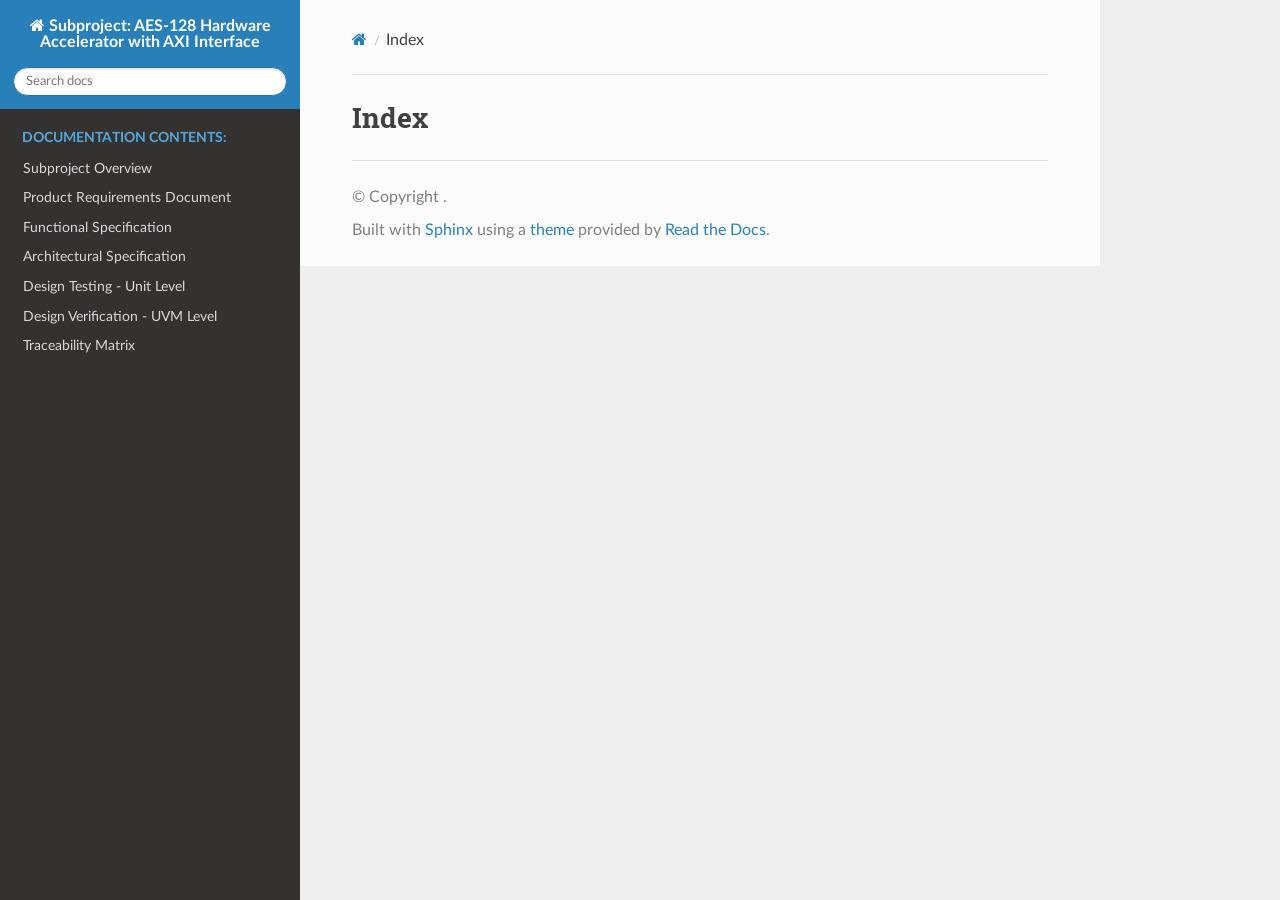
<file: docs/html/subproject-aes128-axi-accelerator/genindex.html>
<!DOCTYPE html>
<html class="writer-html5" lang="en" data-content_root="./">
<head>
  <meta charset="utf-8" />
  <meta name="viewport" content="width=device-width, initial-scale=1.0" />
  <title>Index &mdash; Subproject: AES-128 Hardware Accelerator with AXI Interface 0.1 documentation</title>
      <link rel="stylesheet" type="text/css" href="_static/pygments.css?v=b86133f3" />
      <link rel="stylesheet" type="text/css" href="_static/css/theme.css?v=9edc463e" />
      <link rel="stylesheet" type="text/css" href="_static/graphviz.css?v=4ae1632d" />
      <link rel="stylesheet" type="text/css" href="_static/sphinx-data-viewer/jsonview.bundle.css?v=f6ef2277" />
      <link rel="stylesheet" type="text/css" href="_static/sphinx-needs/common_css/need_core.css?v=f5b60a78" />
      <link rel="stylesheet" type="text/css" href="_static/sphinx-needs/common_css/need_links.css?v=2150a916" />
      <link rel="stylesheet" type="text/css" href="_static/sphinx-needs/common_css/need_style.css?v=92936fa5" />
      <link rel="stylesheet" type="text/css" href="_static/sphinx-needs/common_css/need_toggle.css?v=5c6620df" />
      <link rel="stylesheet" type="text/css" href="_static/sphinx-needs/common_css/needstable.css?v=7b67799e" />
      <link rel="stylesheet" type="text/css" href="_static/sphinx-needs/modern.css?v=c1bc121d" />
      <link rel="stylesheet" type="text/css" href="_static/css/custom.css?v=8dd76e46" />

  
      <script src="_static/jquery.js?v=5d32c60e"></script>
      <script src="_static/_sphinx_javascript_frameworks_compat.js?v=2cd50e6c"></script>
      <script src="_static/documentation_options.js?v=2709fde1"></script>
      <script src="_static/doctools.js?v=fd6eb6e6"></script>
      <script src="_static/sphinx_highlight.js?v=6ffebe34"></script>
      <script src="_static/sphinx-data-viewer/jsonview.bundle.js?v=18cd53c5"></script>
      <script src="_static/sphinx-data-viewer/jsonview_loader.js?v=f7ff7e7d"></script>
      <script src="_static/sphinx-needs/libs/html/sphinx_needs_collapse.js?v=dca66431"></script>
    <script src="_static/js/theme.js"></script>
    <link rel="index" title="Index" href="#" />
    <link rel="search" title="Search" href="search.html" /> 
</head>

<body class="wy-body-for-nav"> 
  <div class="wy-grid-for-nav">
    <nav data-toggle="wy-nav-shift" class="wy-nav-side">
      <div class="wy-side-scroll">
        <div class="wy-side-nav-search" >

          
          
          <a href="index.html" class="icon icon-home">
            Subproject: AES-128 Hardware Accelerator with AXI Interface
          </a>
<div role="search">
  <form id="rtd-search-form" class="wy-form" action="search.html" method="get">
    <input type="text" name="q" placeholder="Search docs" aria-label="Search docs" />
    <input type="hidden" name="check_keywords" value="yes" />
    <input type="hidden" name="area" value="default" />
  </form>
</div>
        </div><div class="wy-menu wy-menu-vertical" data-spy="affix" role="navigation" aria-label="Navigation menu">
              <p class="caption" role="heading"><span class="caption-text">Documentation Contents:</span></p>
<ul>
<li class="toctree-l1"><a class="reference internal" href="subproject-aes128-axi-accelerator.html">Subproject Overview</a></li>
<li class="toctree-l1"><a class="reference internal" href="01_product_requirements_document.html">Product Requirements Document</a></li>
<li class="toctree-l1"><a class="reference internal" href="02_functional_specification.html">Functional Specification</a></li>
<li class="toctree-l1"><a class="reference internal" href="03_architectural_specification.html">Architectural Specification</a></li>
<li class="toctree-l1"><a class="reference internal" href="04_unit_level_verification.html">Design Testing - Unit Level</a></li>
<li class="toctree-l1"><a class="reference internal" href="05_uvm_verification.html">Design Verification - UVM Level</a></li>
<li class="toctree-l1"><a class="reference internal" href="06_traceability_matrix.html">Traceability Matrix</a></li>
</ul>

        </div>
      </div>
    </nav>

    <section data-toggle="wy-nav-shift" class="wy-nav-content-wrap"><nav class="wy-nav-top" aria-label="Mobile navigation menu" >
          <i data-toggle="wy-nav-top" class="fa fa-bars"></i>
          <a href="index.html">Subproject: AES-128 Hardware Accelerator with AXI Interface</a>
      </nav>

      <div class="wy-nav-content">
        <div class="rst-content">
          <div role="navigation" aria-label="Page navigation">
  <ul class="wy-breadcrumbs">
      <li><a href="index.html" class="icon icon-home" aria-label="Home"></a></li>
      <li class="breadcrumb-item active">Index</li>
      <li class="wy-breadcrumbs-aside">
      </li>
  </ul>
  <hr/>
</div>
          <div role="main" class="document" itemscope="itemscope" itemtype="http://schema.org/Article">
           <div itemprop="articleBody">
             

<h1 id="index">Index</h1>

<div class="genindex-jumpbox">
 
</div>


           </div>
          </div>
          <footer>

  <hr/>

  <div role="contentinfo">
    <p>&#169; Copyright .</p>
  </div>

  Built with <a href="https://www.sphinx-doc.org/">Sphinx</a> using a
    <a href="https://github.com/readthedocs/sphinx_rtd_theme">theme</a>
    provided by <a href="https://readthedocs.org">Read the Docs</a>.
   

</footer>
        </div>
      </div>
    </section>
  </div>
  <script>
      jQuery(function () {
          SphinxRtdTheme.Navigation.enable(true);
      });
  </script> 

</body>
</html>
</file>
<file: docs/html/_static/pygments.css>
pre { line-height: 125%; }
td.linenos .normal { color: inherit; background-color: transparent; padding-left: 5px; padding-right: 5px; }
span.linenos { color: inherit; background-color: transparent; padding-left: 5px; padding-right: 5px; }
td.linenos .special { color: #000000; background-color: #ffffc0; padding-left: 5px; padding-right: 5px; }
span.linenos.special { color: #000000; background-color: #ffffc0; padding-left: 5px; padding-right: 5px; }
.highlight .hll { background-color: #ffffcc }
.highlight { background: #f8f8f8; }
.highlight .c { color: #3D7B7B; font-style: italic } /* Comment */
.highlight .err { border: 1px solid #F00 } /* Error */
.highlight .k { color: #008000; font-weight: bold } /* Keyword */
.highlight .o { color: #666 } /* Operator */
.highlight .ch { color: #3D7B7B; font-style: italic } /* Comment.Hashbang */
.highlight .cm { color: #3D7B7B; font-style: italic } /* Comment.Multiline */
.highlight .cp { color: #9C6500 } /* Comment.Preproc */
.highlight .cpf { color: #3D7B7B; font-style: italic } /* Comment.PreprocFile */
.highlight .c1 { color: #3D7B7B; font-style: italic } /* Comment.Single */
.highlight .cs { color: #3D7B7B; font-style: italic } /* Comment.Special */
.highlight .gd { color: #A00000 } /* Generic.Deleted */
.highlight .ge { font-style: italic } /* Generic.Emph */
.highlight .ges { font-weight: bold; font-style: italic } /* Generic.EmphStrong */
.highlight .gr { color: #E40000 } /* Generic.Error */
.highlight .gh { color: #000080; font-weight: bold } /* Generic.Heading */
.highlight .gi { color: #008400 } /* Generic.Inserted */
.highlight .go { color: #717171 } /* Generic.Output */
.highlight .gp { color: #000080; font-weight: bold } /* Generic.Prompt */
.highlight .gs { font-weight: bold } /* Generic.Strong */
.highlight .gu { color: #800080; font-weight: bold } /* Generic.Subheading */
.highlight .gt { color: #04D } /* Generic.Traceback */
.highlight .kc { color: #008000; font-weight: bold } /* Keyword.Constant */
.highlight .kd { color: #008000; font-weight: bold } /* Keyword.Declaration */
.highlight .kn { color: #008000; font-weight: bold } /* Keyword.Namespace */
.highlight .kp { color: #008000 } /* Keyword.Pseudo */
.highlight .kr { color: #008000; font-weight: bold } /* Keyword.Reserved */
.highlight .kt { color: #B00040 } /* Keyword.Type */
.highlight .m { color: #666 } /* Literal.Number */
.highlight .s { color: #BA2121 } /* Literal.String */
.highlight .na { color: #687822 } /* Name.Attribute */
.highlight .nb { color: #008000 } /* Name.Builtin */
.highlight .nc { color: #00F; font-weight: bold } /* Name.Class */
.highlight .no { color: #800 } /* Name.Constant */
.highlight .nd { color: #A2F } /* Name.Decorator */
.highlight .ni { color: #717171; font-weight: bold } /* Name.Entity */
.highlight .ne { color: #CB3F38; font-weight: bold } /* Name.Exception */
.highlight .nf { color: #00F } /* Name.Function */
.highlight .nl { color: #767600 } /* Name.Label */
.highlight .nn { color: #00F; font-weight: bold } /* Name.Namespace */
.highlight .nt { color: #008000; font-weight: bold } /* Name.Tag */
.highlight .nv { color: #19177C } /* Name.Variable */
.highlight .ow { color: #A2F; font-weight: bold } /* Operator.Word */
.highlight .w { color: #BBB } /* Text.Whitespace */
.highlight .mb { color: #666 } /* Literal.Number.Bin */
.highlight .mf { color: #666 } /* Literal.Number.Float */
.highlight .mh { color: #666 } /* Literal.Number.Hex */
.highlight .mi { color: #666 } /* Literal.Number.Integer */
.highlight .mo { color: #666 } /* Literal.Number.Oct */
.highlight .sa { color: #BA2121 } /* Literal.String.Affix */
.highlight .sb { color: #BA2121 } /* Literal.String.Backtick */
.highlight .sc { color: #BA2121 } /* Literal.String.Char */
.highlight .dl { color: #BA2121 } /* Literal.String.Delimiter */
.highlight .sd { color: #BA2121; font-style: italic } /* Literal.String.Doc */
.highlight .s2 { color: #BA2121 } /* Literal.String.Double */
.highlight .se { color: #AA5D1F; font-weight: bold } /* Literal.String.Escape */
.highlight .sh { color: #BA2121 } /* Literal.String.Heredoc */
.highlight .si { color: #A45A77; font-weight: bold } /* Literal.String.Interpol */
.highlight .sx { color: #008000 } /* Literal.String.Other */
.highlight .sr { color: #A45A77 } /* Literal.String.Regex */
.highlight .s1 { color: #BA2121 } /* Literal.String.Single */
.highlight .ss { color: #19177C } /* Literal.String.Symbol */
.highlight .bp { color: #008000 } /* Name.Builtin.Pseudo */
.highlight .fm { color: #00F } /* Name.Function.Magic */
.highlight .vc { color: #19177C } /* Name.Variable.Class */
.highlight .vg { color: #19177C } /* Name.Variable.Global */
.highlight .vi { color: #19177C } /* Name.Variable.Instance */
.highlight .vm { color: #19177C } /* Name.Variable.Magic */
.highlight .il { color: #666 } /* Literal.Number.Integer.Long */
</file>
<file: docs/html/_static/css/theme.css>
html{box-sizing:border-box}*,:after,:before{box-sizing:inherit}article,aside,details,figcaption,figure,footer,header,hgroup,nav,section{display:block}audio,canvas,video{display:inline-block;*display:inline;*zoom:1}[hidden],audio:not([controls]){display:none}*{-webkit-box-sizing:border-box;-moz-box-sizing:border-box;box-sizing:border-box}html{font-size:100%;-webkit-text-size-adjust:100%;-ms-text-size-adjust:100%}body{margin:0}a:active,a:hover{outline:0}abbr[title]{border-bottom:1px dotted}b,strong{font-weight:700}blockquote{margin:0}dfn{font-style:italic}ins{background:#ff9;text-decoration:none}ins,mark{color:#000}mark{background:#ff0;font-style:italic;font-weight:700}.rst-content code,.rst-content tt,code,kbd,pre,samp{font-family:monospace,serif;_font-family:courier new,monospace;font-size:1em}pre{white-space:pre}q{quotes:none}q:after,q:before{content:"";content:none}small{font-size:85%}sub,sup{font-size:75%;line-height:0;position:relative;vertical-align:baseline}sup{top:-.5em}sub{bottom:-.25em}dl,ol,ul{margin:0;padding:0;list-style:none;list-style-image:none}li{list-style:none}dd{margin:0}img{border:0;-ms-interpolation-mode:bicubic;vertical-align:middle;max-width:100%}svg:not(:root){overflow:hidden}figure,form{margin:0}label{cursor:pointer}button,input,select,textarea{font-size:100%;margin:0;vertical-align:baseline;*vertical-align:middle}button,input{line-height:normal}button,input[type=button],input[type=reset],input[type=submit]{cursor:pointer;-webkit-appearance:button;*overflow:visible}button[disabled],input[disabled]{cursor:default}input[type=search]{-webkit-appearance:textfield;-moz-box-sizing:content-box;-webkit-box-sizing:content-box;box-sizing:content-box}textarea{resize:vertical}table{border-collapse:collapse;border-spacing:0}td{vertical-align:top}.chromeframe{margin:.2em 0;background:#ccc;color:#000;padding:.2em 0}.ir{display:block;border:0;text-indent:-999em;overflow:hidden;background-color:transparent;background-repeat:no-repeat;text-align:left;direction:ltr;*line-height:0}.ir br{display:none}.hidden{display:none!important;visibility:hidden}.visuallyhidden{border:0;clip:rect(0 0 0 0);height:1px;margin:-1px;overflow:hidden;padding:0;position:absolute;width:1px}.visuallyhidden.focusable:active,.visuallyhidden.focusable:focus{clip:auto;height:auto;margin:0;overflow:visible;position:static;width:auto}.invisible{visibility:hidden}.relative{position:relative}big,small{font-size:100%}@media print{body,html,section{background:none!important}*{box-shadow:none!important;text-shadow:none!important;filter:none!important;-ms-filter:none!important}a,a:visited{text-decoration:underline}.ir a:after,a[href^="#"]:after,a[href^="javascript:"]:after{content:""}blockquote,pre{page-break-inside:avoid}thead{display:table-header-group}img,tr{page-break-inside:avoid}img{max-width:100%!important}@page{margin:.5cm}.rst-content .toctree-wrapper>p.caption,h2,h3,p{orphans:3;widows:3}.rst-content .toctree-wrapper>p.caption,h2,h3{page-break-after:avoid}}.btn,.fa:before,.icon:before,.rst-content .admonition,.rst-content .admonition-title:before,.rst-content .admonition-todo,.rst-content .attention,.rst-content .caution,.rst-content .code-block-caption .headerlink:before,.rst-content .danger,.rst-content .eqno .headerlink:before,.rst-content .error,.rst-content .hint,.rst-content .important,.rst-content .note,.rst-content .seealso,.rst-content .tip,.rst-content .warning,.rst-content code.download span:first-child:before,.rst-content dl dt .headerlink:before,.rst-content h1 .headerlink:before,.rst-content h2 .headerlink:before,.rst-content h3 .headerlink:before,.rst-content h4 .headerlink:before,.rst-content h5 .headerlink:before,.rst-content h6 .headerlink:before,.rst-content p.caption .headerlink:before,.rst-content p .headerlink:before,.rst-content table>caption .headerlink:before,.rst-content tt.download span:first-child:before,.wy-alert,.wy-dropdown .caret:before,.wy-inline-validate.wy-inline-validate-danger .wy-input-context:before,.wy-inline-validate.wy-inline-validate-info .wy-input-context:before,.wy-inline-validate.wy-inline-validate-success .wy-input-context:before,.wy-inline-validate.wy-inline-validate-warning .wy-input-context:before,.wy-menu-vertical li.current>a button.toctree-expand:before,.wy-menu-vertical li.on a button.toctree-expand:before,.wy-menu-vertical li button.toctree-expand:before,input[type=color],input[type=date],input[type=datetime-local],input[type=datetime],input[type=email],input[type=month],input[type=number],input[type=password],input[type=search],input[type=tel],input[type=text],input[type=time],input[type=url],input[type=week],select,textarea{-webkit-font-smoothing:antialiased}.clearfix{*zoom:1}.clearfix:after,.clearfix:before{display:table;content:""}.clearfix:after{clear:both}/*!
 *  Font Awesome 4.7.0 by @davegandy - http://fontawesome.io - @fontawesome
 *  License - http://fontawesome.io/license (Font: SIL OFL 1.1, CSS: MIT License)
 */@font-face{font-family:FontAwesome;src:url(fonts/fontawesome-webfont.eot?674f50d287a8c48dc19ba404d20fe713);src:url(fonts/fontawesome-webfont.eot?674f50d287a8c48dc19ba404d20fe713?#iefix&v=4.7.0) format("embedded-opentype"),url(fonts/fontawesome-webfont.woff2?af7ae505a9eed503f8b8e6982036873e) format("woff2"),url(fonts/fontawesome-webfont.woff?fee66e712a8a08eef5805a46892932ad) format("woff"),url(fonts/fontawesome-webfont.ttf?b06871f281fee6b241d60582ae9369b9) format("truetype"),url(fonts/fontawesome-webfont.svg?912ec66d7572ff821749319396470bde#fontawesomeregular) format("svg");font-weight:400;font-style:normal}.fa,.icon,.rst-content .admonition-title,.rst-content .code-block-caption .headerlink,.rst-content .eqno .headerlink,.rst-content code.download span:first-child,.rst-content dl dt .headerlink,.rst-content h1 .headerlink,.rst-content h2 .headerlink,.rst-content h3 .headerlink,.rst-content h4 .headerlink,.rst-content h5 .headerlink,.rst-content h6 .headerlink,.rst-content p.caption .headerlink,.rst-content p .headerlink,.rst-content table>caption .headerlink,.rst-content tt.download span:first-child,.wy-menu-vertical li.current>a button.toctree-expand,.wy-menu-vertical li.on a button.toctree-expand,.wy-menu-vertical li button.toctree-expand{display:inline-block;font:normal normal normal 14px/1 FontAwesome;font-size:inherit;text-rendering:auto;-webkit-font-smoothing:antialiased;-moz-osx-font-smoothing:grayscale}.fa-lg{font-size:1.33333em;line-height:.75em;vertical-align:-15%}.fa-2x{font-size:2em}.fa-3x{font-size:3em}.fa-4x{font-size:4em}.fa-5x{font-size:5em}.fa-fw{width:1.28571em;text-align:center}.fa-ul{padding-left:0;margin-left:2.14286em;list-style-type:none}.fa-ul>li{position:relative}.fa-li{position:absolute;left:-2.14286em;width:2.14286em;top:.14286em;text-align:center}.fa-li.fa-lg{left:-1.85714em}.fa-border{padding:.2em .25em .15em;border:.08em solid #eee;border-radius:.1em}.fa-pull-left{float:left}.fa-pull-right{float:right}.fa-pull-left.icon,.fa.fa-pull-left,.rst-content .code-block-caption .fa-pull-left.headerlink,.rst-content .eqno .fa-pull-left.headerlink,.rst-content .fa-pull-left.admonition-title,.rst-content code.download span.fa-pull-left:first-child,.rst-content dl dt .fa-pull-left.headerlink,.rst-content h1 .fa-pull-left.headerlink,.rst-content h2 .fa-pull-left.headerlink,.rst-content h3 .fa-pull-left.headerlink,.rst-content h4 .fa-pull-left.headerlink,.rst-content h5 .fa-pull-left.headerlink,.rst-content h6 .fa-pull-left.headerlink,.rst-content p .fa-pull-left.headerlink,.rst-content table>caption .fa-pull-left.headerlink,.rst-content tt.download span.fa-pull-left:first-child,.wy-menu-vertical li.current>a button.fa-pull-left.toctree-expand,.wy-menu-vertical li.on a button.fa-pull-left.toctree-expand,.wy-menu-vertical li button.fa-pull-left.toctree-expand{margin-right:.3em}.fa-pull-right.icon,.fa.fa-pull-right,.rst-content .code-block-caption .fa-pull-right.headerlink,.rst-content .eqno .fa-pull-right.headerlink,.rst-content .fa-pull-right.admonition-title,.rst-content code.download span.fa-pull-right:first-child,.rst-content dl dt .fa-pull-right.headerlink,.rst-content h1 .fa-pull-right.headerlink,.rst-content h2 .fa-pull-right.headerlink,.rst-content h3 .fa-pull-right.headerlink,.rst-content h4 .fa-pull-right.headerlink,.rst-content h5 .fa-pull-right.headerlink,.rst-content h6 .fa-pull-right.headerlink,.rst-content p .fa-pull-right.headerlink,.rst-content table>caption .fa-pull-right.headerlink,.rst-content tt.download span.fa-pull-right:first-child,.wy-menu-vertical li.current>a button.fa-pull-right.toctree-expand,.wy-menu-vertical li.on a button.fa-pull-right.toctree-expand,.wy-menu-vertical li button.fa-pull-right.toctree-expand{margin-left:.3em}.pull-right{float:right}.pull-left{float:left}.fa.pull-left,.pull-left.icon,.rst-content .code-block-caption .pull-left.headerlink,.rst-content .eqno .pull-left.headerlink,.rst-content .pull-left.admonition-title,.rst-content code.download span.pull-left:first-child,.rst-content dl dt .pull-left.headerlink,.rst-content h1 .pull-left.headerlink,.rst-content h2 .pull-left.headerlink,.rst-content h3 .pull-left.headerlink,.rst-content h4 .pull-left.headerlink,.rst-content h5 .pull-left.headerlink,.rst-content h6 .pull-left.headerlink,.rst-content p .pull-left.headerlink,.rst-content table>caption .pull-left.headerlink,.rst-content tt.download span.pull-left:first-child,.wy-menu-vertical li.current>a button.pull-left.toctree-expand,.wy-menu-vertical li.on a button.pull-left.toctree-expand,.wy-menu-vertical li button.pull-left.toctree-expand{margin-right:.3em}.fa.pull-right,.pull-right.icon,.rst-content .code-block-caption .pull-right.headerlink,.rst-content .eqno .pull-right.headerlink,.rst-content .pull-right.admonition-title,.rst-content code.download span.pull-right:first-child,.rst-content dl dt .pull-right.headerlink,.rst-content h1 .pull-right.headerlink,.rst-content h2 .pull-right.headerlink,.rst-content h3 .pull-right.headerlink,.rst-content h4 .pull-right.headerlink,.rst-content h5 .pull-right.headerlink,.rst-content h6 .pull-right.headerlink,.rst-content p .pull-right.headerlink,.rst-content table>caption .pull-right.headerlink,.rst-content tt.download span.pull-right:first-child,.wy-menu-vertical li.current>a button.pull-right.toctree-expand,.wy-menu-vertical li.on a button.pull-right.toctree-expand,.wy-menu-vertical li button.pull-right.toctree-expand{margin-left:.3em}.fa-spin{-webkit-animation:fa-spin 2s linear infinite;animation:fa-spin 2s linear infinite}.fa-pulse{-webkit-animation:fa-spin 1s steps(8) infinite;animation:fa-spin 1s steps(8) infinite}@-webkit-keyframes fa-spin{0%{-webkit-transform:rotate(0deg);transform:rotate(0deg)}to{-webkit-transform:rotate(359deg);transform:rotate(359deg)}}@keyframes fa-spin{0%{-webkit-transform:rotate(0deg);transform:rotate(0deg)}to{-webkit-transform:rotate(359deg);transform:rotate(359deg)}}.fa-rotate-90{-ms-filter:"progid:DXImageTransform.Microsoft.BasicImage(rotation=1)";-webkit-transform:rotate(90deg);-ms-transform:rotate(90deg);transform:rotate(90deg)}.fa-rotate-180{-ms-filter:"progid:DXImageTransform.Microsoft.BasicImage(rotation=2)";-webkit-transform:rotate(180deg);-ms-transform:rotate(180deg);transform:rotate(180deg)}.fa-rotate-270{-ms-filter:"progid:DXImageTransform.Microsoft.BasicImage(rotation=3)";-webkit-transform:rotate(270deg);-ms-transform:rotate(270deg);transform:rotate(270deg)}.fa-flip-horizontal{-ms-filter:"progid:DXImageTransform.Microsoft.BasicImage(rotation=0, mirror=1)";-webkit-transform:scaleX(-1);-ms-transform:scaleX(-1);transform:scaleX(-1)}.fa-flip-vertical{-ms-filter:"progid:DXImageTransform.Microsoft.BasicImage(rotation=2, mirror=1)";-webkit-transform:scaleY(-1);-ms-transform:scaleY(-1);transform:scaleY(-1)}:root .fa-flip-horizontal,:root .fa-flip-vertical,:root .fa-rotate-90,:root .fa-rotate-180,:root .fa-rotate-270{filter:none}.fa-stack{position:relative;display:inline-block;width:2em;height:2em;line-height:2em;vertical-align:middle}.fa-stack-1x,.fa-stack-2x{position:absolute;left:0;width:100%;text-align:center}.fa-stack-1x{line-height:inherit}.fa-stack-2x{font-size:2em}.fa-inverse{color:#fff}.fa-glass:before{content:""}.fa-music:before{content:""}.fa-search:before,.icon-search:before{content:""}.fa-envelope-o:before{content:""}.fa-heart:before{content:""}.fa-star:before{content:""}.fa-star-o:before{content:""}.fa-user:before{content:""}.fa-film:before{content:""}.fa-th-large:before{content:""}.fa-th:before{content:""}.fa-th-list:before{content:""}.fa-check:before{content:""}.fa-close:before,.fa-remove:before,.fa-times:before{content:""}.fa-search-plus:before{content:""}.fa-search-minus:before{content:""}.fa-power-off:before{content:""}.fa-signal:before{content:""}.fa-cog:before,.fa-gear:before{content:""}.fa-trash-o:before{content:""}.fa-home:before,.icon-home:before{content:""}.fa-file-o:before{content:""}.fa-clock-o:before{content:""}.fa-road:before{content:""}.fa-download:before,.rst-content code.download span:first-child:before,.rst-content tt.download span:first-child:before{content:""}.fa-arrow-circle-o-down:before{content:""}.fa-arrow-circle-o-up:before{content:""}.fa-inbox:before{content:""}.fa-play-circle-o:before{content:""}.fa-repeat:before,.fa-rotate-right:before{content:""}.fa-refresh:before{content:""}.fa-list-alt:before{content:""}.fa-lock:before{content:""}.fa-flag:before{content:""}.fa-headphones:before{content:""}.fa-volume-off:before{content:""}.fa-volume-down:before{content:""}.fa-volume-up:before{content:""}.fa-qrcode:before{content:""}.fa-barcode:before{content:""}.fa-tag:before{content:""}.fa-tags:before{content:""}.fa-book:before,.icon-book:before{content:""}.fa-bookmark:before{content:""}.fa-print:before{content:""}.fa-camera:before{content:""}.fa-font:before{content:""}.fa-bold:before{content:""}.fa-italic:before{content:""}.fa-text-height:before{content:""}.fa-text-width:before{content:""}.fa-align-left:before{content:""}.fa-align-center:before{content:""}.fa-align-right:before{content:""}.fa-align-justify:before{content:""}.fa-list:before{content:""}.fa-dedent:before,.fa-outdent:before{content:""}.fa-indent:before{content:""}.fa-video-camera:before{content:""}.fa-image:before,.fa-photo:before,.fa-picture-o:before{content:""}.fa-pencil:before{content:""}.fa-map-marker:before{content:""}.fa-adjust:before{content:""}.fa-tint:before{content:""}.fa-edit:before,.fa-pencil-square-o:before{content:""}.fa-share-square-o:before{content:""}.fa-check-square-o:before{content:""}.fa-arrows:before{content:""}.fa-step-backward:before{content:""}.fa-fast-backward:before{content:""}.fa-backward:before{content:""}.fa-play:before{content:""}.fa-pause:before{content:""}.fa-stop:before{content:""}.fa-forward:before{content:""}.fa-fast-forward:before{content:""}.fa-step-forward:before{content:""}.fa-eject:before{content:""}.fa-chevron-left:before{content:""}.fa-chevron-right:before{content:""}.fa-plus-circle:before{content:""}.fa-minus-circle:before{content:""}.fa-times-circle:before,.wy-inline-validate.wy-inline-validate-danger .wy-input-context:before{content:""}.fa-check-circle:before,.wy-inline-validate.wy-inline-validate-success .wy-input-context:before{content:""}.fa-question-circle:before{content:""}.fa-info-circle:before{content:""}.fa-crosshairs:before{content:""}.fa-times-circle-o:before{content:""}.fa-check-circle-o:before{content:""}.fa-ban:before{content:""}.fa-arrow-left:before{content:""}.fa-arrow-right:before{content:""}.fa-arrow-up:before{content:""}.fa-arrow-down:before{content:""}.fa-mail-forward:before,.fa-share:before{content:""}.fa-expand:before{content:""}.fa-compress:before{content:""}.fa-plus:before{content:""}.fa-minus:before{content:""}.fa-asterisk:before{content:""}.fa-exclamation-circle:before,.rst-content .admonition-title:before,.wy-inline-validate.wy-inline-validate-info .wy-input-context:before,.wy-inline-validate.wy-inline-validate-warning .wy-input-context:before{content:""}.fa-gift:before{content:""}.fa-leaf:before{content:""}.fa-fire:before,.icon-fire:before{content:""}.fa-eye:before{content:""}.fa-eye-slash:before{content:""}.fa-exclamation-triangle:before,.fa-warning:before{content:""}.fa-plane:before{content:""}.fa-calendar:before{content:""}.fa-random:before{content:""}.fa-comment:before{content:""}.fa-magnet:before{content:""}.fa-chevron-up:before{content:""}.fa-chevron-down:before{content:""}.fa-retweet:before{content:""}.fa-shopping-cart:before{content:""}.fa-folder:before{content:""}.fa-folder-open:before{content:""}.fa-arrows-v:before{content:""}.fa-arrows-h:before{content:""}.fa-bar-chart-o:before,.fa-bar-chart:before{content:""}.fa-twitter-square:before{content:""}.fa-facebook-square:before{content:""}.fa-camera-retro:before{content:""}.fa-key:before{content:""}.fa-cogs:before,.fa-gears:before{content:""}.fa-comments:before{content:""}.fa-thumbs-o-up:before{content:""}.fa-thumbs-o-down:before{content:""}.fa-star-half:before{content:""}.fa-heart-o:before{content:""}.fa-sign-out:before{content:""}.fa-linkedin-square:before{content:""}.fa-thumb-tack:before{content:""}.fa-external-link:before{content:""}.fa-sign-in:before{content:""}.fa-trophy:before{content:""}.fa-github-square:before{content:""}.fa-upload:before{content:""}.fa-lemon-o:before{content:""}.fa-phone:before{content:""}.fa-square-o:before{content:""}.fa-bookmark-o:before{content:""}.fa-phone-square:before{content:""}.fa-twitter:before{content:""}.fa-facebook-f:before,.fa-facebook:before{content:""}.fa-github:before,.icon-github:before{content:""}.fa-unlock:before{content:""}.fa-credit-card:before{content:""}.fa-feed:before,.fa-rss:before{content:""}.fa-hdd-o:before{content:""}.fa-bullhorn:before{content:""}.fa-bell:before{content:""}.fa-certificate:before{content:""}.fa-hand-o-right:before{content:""}.fa-hand-o-left:before{content:""}.fa-hand-o-up:before{content:""}.fa-hand-o-down:before{content:""}.fa-arrow-circle-left:before,.icon-circle-arrow-left:before{content:""}.fa-arrow-circle-right:before,.icon-circle-arrow-right:before{content:""}.fa-arrow-circle-up:before{content:""}.fa-arrow-circle-down:before{content:""}.fa-globe:before{content:""}.fa-wrench:before{content:""}.fa-tasks:before{content:""}.fa-filter:before{content:""}.fa-briefcase:before{content:""}.fa-arrows-alt:before{content:""}.fa-group:before,.fa-users:before{content:""}.fa-chain:before,.fa-link:before,.icon-link:before{content:""}.fa-cloud:before{content:""}.fa-flask:before{content:""}.fa-cut:before,.fa-scissors:before{content:""}.fa-copy:before,.fa-files-o:before{content:""}.fa-paperclip:before{content:""}.fa-floppy-o:before,.fa-save:before{content:""}.fa-square:before{content:""}.fa-bars:before,.fa-navicon:before,.fa-reorder:before{content:""}.fa-list-ul:before{content:""}.fa-list-ol:before{content:""}.fa-strikethrough:before{content:""}.fa-underline:before{content:""}.fa-table:before{content:""}.fa-magic:before{content:""}.fa-truck:before{content:""}.fa-pinterest:before{content:""}.fa-pinterest-square:before{content:""}.fa-google-plus-square:before{content:""}.fa-google-plus:before{content:""}.fa-money:before{content:""}.fa-caret-down:before,.icon-caret-down:before,.wy-dropdown .caret:before{content:""}.fa-caret-up:before{content:""}.fa-caret-left:before{content:""}.fa-caret-right:before{content:""}.fa-columns:before{content:""}.fa-sort:before,.fa-unsorted:before{content:""}.fa-sort-desc:before,.fa-sort-down:before{content:""}.fa-sort-asc:before,.fa-sort-up:before{content:""}.fa-envelope:before{content:""}.fa-linkedin:before{content:""}.fa-rotate-left:before,.fa-undo:before{content:""}.fa-gavel:before,.fa-legal:before{content:""}.fa-dashboard:before,.fa-tachometer:before{content:""}.fa-comment-o:before{content:""}.fa-comments-o:before{content:""}.fa-bolt:before,.fa-flash:before{content:""}.fa-sitemap:before{content:""}.fa-umbrella:before{content:""}.fa-clipboard:before,.fa-paste:before{content:""}.fa-lightbulb-o:before{content:""}.fa-exchange:before{content:""}.fa-cloud-download:before{content:""}.fa-cloud-upload:before{content:""}.fa-user-md:before{content:""}.fa-stethoscope:before{content:""}.fa-suitcase:before{content:""}.fa-bell-o:before{content:""}.fa-coffee:before{content:""}.fa-cutlery:before{content:""}.fa-file-text-o:before{content:""}.fa-building-o:before{content:""}.fa-hospital-o:before{content:""}.fa-ambulance:before{content:""}.fa-medkit:before{content:""}.fa-fighter-jet:before{content:""}.fa-beer:before{content:""}.fa-h-square:before{content:""}.fa-plus-square:before{content:""}.fa-angle-double-left:before{content:""}.fa-angle-double-right:before{content:""}.fa-angle-double-up:before{content:""}.fa-angle-double-down:before{content:""}.fa-angle-left:before{content:""}.fa-angle-right:before{content:""}.fa-angle-up:before{content:""}.fa-angle-down:before{content:""}.fa-desktop:before{content:""}.fa-laptop:before{content:""}.fa-tablet:before{content:""}.fa-mobile-phone:before,.fa-mobile:before{content:""}.fa-circle-o:before{content:""}.fa-quote-left:before{content:""}.fa-quote-right:before{content:""}.fa-spinner:before{content:""}.fa-circle:before{content:""}.fa-mail-reply:before,.fa-reply:before{content:""}.fa-github-alt:before{content:""}.fa-folder-o:before{content:""}.fa-folder-open-o:before{content:""}.fa-smile-o:before{content:""}.fa-frown-o:before{content:""}.fa-meh-o:before{content:""}.fa-gamepad:before{content:""}.fa-keyboard-o:before{content:""}.fa-flag-o:before{content:""}.fa-flag-checkered:before{content:""}.fa-terminal:before{content:""}.fa-code:before{content:""}.fa-mail-reply-all:before,.fa-reply-all:before{content:""}.fa-star-half-empty:before,.fa-star-half-full:before,.fa-star-half-o:before{content:""}.fa-location-arrow:before{content:""}.fa-crop:before{content:""}.fa-code-fork:before{content:""}.fa-chain-broken:before,.fa-unlink:before{content:""}.fa-question:before{content:""}.fa-info:before{content:""}.fa-exclamation:before{content:""}.fa-superscript:before{content:""}.fa-subscript:before{content:""}.fa-eraser:before{content:""}.fa-puzzle-piece:before{content:""}.fa-microphone:before{content:""}.fa-microphone-slash:before{content:""}.fa-shield:before{content:""}.fa-calendar-o:before{content:""}.fa-fire-extinguisher:before{content:""}.fa-rocket:before{content:""}.fa-maxcdn:before{content:""}.fa-chevron-circle-left:before{content:""}.fa-chevron-circle-right:before{content:""}.fa-chevron-circle-up:before{content:""}.fa-chevron-circle-down:before{content:""}.fa-html5:before{content:""}.fa-css3:before{content:""}.fa-anchor:before{content:""}.fa-unlock-alt:before{content:""}.fa-bullseye:before{content:""}.fa-ellipsis-h:before{content:""}.fa-ellipsis-v:before{content:""}.fa-rss-square:before{content:""}.fa-play-circle:before{content:""}.fa-ticket:before{content:""}.fa-minus-square:before{content:""}.fa-minus-square-o:before,.wy-menu-vertical li.current>a button.toctree-expand:before,.wy-menu-vertical li.on a button.toctree-expand:before{content:""}.fa-level-up:before{content:""}.fa-level-down:before{content:""}.fa-check-square:before{content:""}.fa-pencil-square:before{content:""}.fa-external-link-square:before{content:""}.fa-share-square:before{content:""}.fa-compass:before{content:""}.fa-caret-square-o-down:before,.fa-toggle-down:before{content:""}.fa-caret-square-o-up:before,.fa-toggle-up:before{content:""}.fa-caret-square-o-right:before,.fa-toggle-right:before{content:""}.fa-eur:before,.fa-euro:before{content:""}.fa-gbp:before{content:""}.fa-dollar:before,.fa-usd:before{content:""}.fa-inr:before,.fa-rupee:before{content:""}.fa-cny:before,.fa-jpy:before,.fa-rmb:before,.fa-yen:before{content:""}.fa-rouble:before,.fa-rub:before,.fa-ruble:before{content:""}.fa-krw:before,.fa-won:before{content:""}.fa-bitcoin:before,.fa-btc:before{content:""}.fa-file:before{content:""}.fa-file-text:before{content:""}.fa-sort-alpha-asc:before{content:""}.fa-sort-alpha-desc:before{content:""}.fa-sort-amount-asc:before{content:""}.fa-sort-amount-desc:before{content:""}.fa-sort-numeric-asc:before{content:""}.fa-sort-numeric-desc:before{content:""}.fa-thumbs-up:before{content:""}.fa-thumbs-down:before{content:""}.fa-youtube-square:before{content:""}.fa-youtube:before{content:""}.fa-xing:before{content:""}.fa-xing-square:before{content:""}.fa-youtube-play:before{content:""}.fa-dropbox:before{content:""}.fa-stack-overflow:before{content:""}.fa-instagram:before{content:""}.fa-flickr:before{content:""}.fa-adn:before{content:""}.fa-bitbucket:before,.icon-bitbucket:before{content:""}.fa-bitbucket-square:before{content:""}.fa-tumblr:before{content:""}.fa-tumblr-square:before{content:""}.fa-long-arrow-down:before{content:""}.fa-long-arrow-up:before{content:""}.fa-long-arrow-left:before{content:""}.fa-long-arrow-right:before{content:""}.fa-apple:before{content:""}.fa-windows:before{content:""}.fa-android:before{content:""}.fa-linux:before{content:""}.fa-dribbble:before{content:""}.fa-skype:before{content:""}.fa-foursquare:before{content:""}.fa-trello:before{content:""}.fa-female:before{content:""}.fa-male:before{content:""}.fa-gittip:before,.fa-gratipay:before{content:""}.fa-sun-o:before{content:""}.fa-moon-o:before{content:""}.fa-archive:before{content:""}.fa-bug:before{content:""}.fa-vk:before{content:""}.fa-weibo:before{content:""}.fa-renren:before{content:""}.fa-pagelines:before{content:""}.fa-stack-exchange:before{content:""}.fa-arrow-circle-o-right:before{content:""}.fa-arrow-circle-o-left:before{content:""}.fa-caret-square-o-left:before,.fa-toggle-left:before{content:""}.fa-dot-circle-o:before{content:""}.fa-wheelchair:before{content:""}.fa-vimeo-square:before{content:""}.fa-try:before,.fa-turkish-lira:before{content:""}.fa-plus-square-o:before,.wy-menu-vertical li button.toctree-expand:before{content:""}.fa-space-shuttle:before{content:""}.fa-slack:before{content:""}.fa-envelope-square:before{content:""}.fa-wordpress:before{content:""}.fa-openid:before{content:""}.fa-bank:before,.fa-institution:before,.fa-university:before{content:""}.fa-graduation-cap:before,.fa-mortar-board:before{content:""}.fa-yahoo:before{content:""}.fa-google:before{content:""}.fa-reddit:before{content:""}.fa-reddit-square:before{content:""}.fa-stumbleupon-circle:before{content:""}.fa-stumbleupon:before{content:""}.fa-delicious:before{content:""}.fa-digg:before{content:""}.fa-pied-piper-pp:before{content:""}.fa-pied-piper-alt:before{content:""}.fa-drupal:before{content:""}.fa-joomla:before{content:""}.fa-language:before{content:""}.fa-fax:before{content:""}.fa-building:before{content:""}.fa-child:before{content:""}.fa-paw:before{content:""}.fa-spoon:before{content:""}.fa-cube:before{content:""}.fa-cubes:before{content:""}.fa-behance:before{content:""}.fa-behance-square:before{content:""}.fa-steam:before{content:""}.fa-steam-square:before{content:""}.fa-recycle:before{content:""}.fa-automobile:before,.fa-car:before{content:""}.fa-cab:before,.fa-taxi:before{content:""}.fa-tree:before{content:""}.fa-spotify:before{content:""}.fa-deviantart:before{content:""}.fa-soundcloud:before{content:""}.fa-database:before{content:""}.fa-file-pdf-o:before{content:""}.fa-file-word-o:before{content:""}.fa-file-excel-o:before{content:""}.fa-file-powerpoint-o:before{content:""}.fa-file-image-o:before,.fa-file-photo-o:before,.fa-file-picture-o:before{content:""}.fa-file-archive-o:before,.fa-file-zip-o:before{content:""}.fa-file-audio-o:before,.fa-file-sound-o:before{content:""}.fa-file-movie-o:before,.fa-file-video-o:before{content:""}.fa-file-code-o:before{content:""}.fa-vine:before{content:""}.fa-codepen:before{content:""}.fa-jsfiddle:before{content:""}.fa-life-bouy:before,.fa-life-buoy:before,.fa-life-ring:before,.fa-life-saver:before,.fa-support:before{content:""}.fa-circle-o-notch:before{content:""}.fa-ra:before,.fa-rebel:before,.fa-resistance:before{content:""}.fa-empire:before,.fa-ge:before{content:""}.fa-git-square:before{content:""}.fa-git:before{content:""}.fa-hacker-news:before,.fa-y-combinator-square:before,.fa-yc-square:before{content:""}.fa-tencent-weibo:before{content:""}.fa-qq:before{content:""}.fa-wechat:before,.fa-weixin:before{content:""}.fa-paper-plane:before,.fa-send:before{content:""}.fa-paper-plane-o:before,.fa-send-o:before{content:""}.fa-history:before{content:""}.fa-circle-thin:before{content:""}.fa-header:before{content:""}.fa-paragraph:before{content:""}.fa-sliders:before{content:""}.fa-share-alt:before{content:""}.fa-share-alt-square:before{content:""}.fa-bomb:before{content:""}.fa-futbol-o:before,.fa-soccer-ball-o:before{content:""}.fa-tty:before{content:""}.fa-binoculars:before{content:""}.fa-plug:before{content:""}.fa-slideshare:before{content:""}.fa-twitch:before{content:""}.fa-yelp:before{content:""}.fa-newspaper-o:before{content:""}.fa-wifi:before{content:""}.fa-calculator:before{content:""}.fa-paypal:before{content:""}.fa-google-wallet:before{content:""}.fa-cc-visa:before{content:""}.fa-cc-mastercard:before{content:""}.fa-cc-discover:before{content:""}.fa-cc-amex:before{content:""}.fa-cc-paypal:before{content:""}.fa-cc-stripe:before{content:""}.fa-bell-slash:before{content:""}.fa-bell-slash-o:before{content:""}.fa-trash:before{content:""}.fa-copyright:before{content:""}.fa-at:before{content:""}.fa-eyedropper:before{content:""}.fa-paint-brush:before{content:""}.fa-birthday-cake:before{content:""}.fa-area-chart:before{content:""}.fa-pie-chart:before{content:""}.fa-line-chart:before{content:""}.fa-lastfm:before{content:""}.fa-lastfm-square:before{content:""}.fa-toggle-off:before{content:""}.fa-toggle-on:before{content:""}.fa-bicycle:before{content:""}.fa-bus:before{content:""}.fa-ioxhost:before{content:""}.fa-angellist:before{content:""}.fa-cc:before{content:""}.fa-ils:before,.fa-shekel:before,.fa-sheqel:before{content:""}.fa-meanpath:before{content:""}.fa-buysellads:before{content:""}.fa-connectdevelop:before{content:""}.fa-dashcube:before{content:""}.fa-forumbee:before{content:""}.fa-leanpub:before{content:""}.fa-sellsy:before{content:""}.fa-shirtsinbulk:before{content:""}.fa-simplybuilt:before{content:""}.fa-skyatlas:before{content:""}.fa-cart-plus:before{content:""}.fa-cart-arrow-down:before{content:""}.fa-diamond:before{content:""}.fa-ship:before{content:""}.fa-user-secret:before{content:""}.fa-motorcycle:before{content:""}.fa-street-view:before{content:""}.fa-heartbeat:before{content:""}.fa-venus:before{content:""}.fa-mars:before{content:""}.fa-mercury:before{content:""}.fa-intersex:before,.fa-transgender:before{content:""}.fa-transgender-alt:before{content:""}.fa-venus-double:before{content:""}.fa-mars-double:before{content:""}.fa-venus-mars:before{content:""}.fa-mars-stroke:before{content:""}.fa-mars-stroke-v:before{content:""}.fa-mars-stroke-h:before{content:""}.fa-neuter:before{content:""}.fa-genderless:before{content:""}.fa-facebook-official:before{content:""}.fa-pinterest-p:before{content:""}.fa-whatsapp:before{content:""}.fa-server:before{content:""}.fa-user-plus:before{content:""}.fa-user-times:before{content:""}.fa-bed:before,.fa-hotel:before{content:""}.fa-viacoin:before{content:""}.fa-train:before{content:""}.fa-subway:before{content:""}.fa-medium:before{content:""}.fa-y-combinator:before,.fa-yc:before{content:""}.fa-optin-monster:before{content:""}.fa-opencart:before{content:""}.fa-expeditedssl:before{content:""}.fa-battery-4:before,.fa-battery-full:before,.fa-battery:before{content:""}.fa-battery-3:before,.fa-battery-three-quarters:before{content:""}.fa-battery-2:before,.fa-battery-half:before{content:""}.fa-battery-1:before,.fa-battery-quarter:before{content:""}.fa-battery-0:before,.fa-battery-empty:before{content:""}.fa-mouse-pointer:before{content:""}.fa-i-cursor:before{content:""}.fa-object-group:before{content:""}.fa-object-ungroup:before{content:""}.fa-sticky-note:before{content:""}.fa-sticky-note-o:before{content:""}.fa-cc-jcb:before{content:""}.fa-cc-diners-club:before{content:""}.fa-clone:before{content:""}.fa-balance-scale:before{content:""}.fa-hourglass-o:before{content:""}.fa-hourglass-1:before,.fa-hourglass-start:before{content:""}.fa-hourglass-2:before,.fa-hourglass-half:before{content:""}.fa-hourglass-3:before,.fa-hourglass-end:before{content:""}.fa-hourglass:before{content:""}.fa-hand-grab-o:before,.fa-hand-rock-o:before{content:""}.fa-hand-paper-o:before,.fa-hand-stop-o:before{content:""}.fa-hand-scissors-o:before{content:""}.fa-hand-lizard-o:before{content:""}.fa-hand-spock-o:before{content:""}.fa-hand-pointer-o:before{content:""}.fa-hand-peace-o:before{content:""}.fa-trademark:before{content:""}.fa-registered:before{content:""}.fa-creative-commons:before{content:""}.fa-gg:before{content:""}.fa-gg-circle:before{content:""}.fa-tripadvisor:before{content:""}.fa-odnoklassniki:before{content:""}.fa-odnoklassniki-square:before{content:""}.fa-get-pocket:before{content:""}.fa-wikipedia-w:before{content:""}.fa-safari:before{content:""}.fa-chrome:before{content:""}.fa-firefox:before{content:""}.fa-opera:before{content:""}.fa-internet-explorer:before{content:""}.fa-television:before,.fa-tv:before{content:""}.fa-contao:before{content:""}.fa-500px:before{content:""}.fa-amazon:before{content:""}.fa-calendar-plus-o:before{content:""}.fa-calendar-minus-o:before{content:""}.fa-calendar-times-o:before{content:""}.fa-calendar-check-o:before{content:""}.fa-industry:before{content:""}.fa-map-pin:before{content:""}.fa-map-signs:before{content:""}.fa-map-o:before{content:""}.fa-map:before{content:""}.fa-commenting:before{content:""}.fa-commenting-o:before{content:""}.fa-houzz:before{content:""}.fa-vimeo:before{content:""}.fa-black-tie:before{content:""}.fa-fonticons:before{content:""}.fa-reddit-alien:before{content:""}.fa-edge:before{content:""}.fa-credit-card-alt:before{content:""}.fa-codiepie:before{content:""}.fa-modx:before{content:""}.fa-fort-awesome:before{content:""}.fa-usb:before{content:""}.fa-product-hunt:before{content:""}.fa-mixcloud:before{content:""}.fa-scribd:before{content:""}.fa-pause-circle:before{content:""}.fa-pause-circle-o:before{content:""}.fa-stop-circle:before{content:""}.fa-stop-circle-o:before{content:""}.fa-shopping-bag:before{content:""}.fa-shopping-basket:before{content:""}.fa-hashtag:before{content:""}.fa-bluetooth:before{content:""}.fa-bluetooth-b:before{content:""}.fa-percent:before{content:""}.fa-gitlab:before,.icon-gitlab:before{content:""}.fa-wpbeginner:before{content:""}.fa-wpforms:before{content:""}.fa-envira:before{content:""}.fa-universal-access:before{content:""}.fa-wheelchair-alt:before{content:""}.fa-question-circle-o:before{content:""}.fa-blind:before{content:""}.fa-audio-description:before{content:""}.fa-volume-control-phone:before{content:""}.fa-braille:before{content:""}.fa-assistive-listening-systems:before{content:""}.fa-american-sign-language-interpreting:before,.fa-asl-interpreting:before{content:""}.fa-deaf:before,.fa-deafness:before,.fa-hard-of-hearing:before{content:""}.fa-glide:before{content:""}.fa-glide-g:before{content:""}.fa-sign-language:before,.fa-signing:before{content:""}.fa-low-vision:before{content:""}.fa-viadeo:before{content:""}.fa-viadeo-square:before{content:""}.fa-snapchat:before{content:""}.fa-snapchat-ghost:before{content:""}.fa-snapchat-square:before{content:""}.fa-pied-piper:before{content:""}.fa-first-order:before{content:""}.fa-yoast:before{content:""}.fa-themeisle:before{content:""}.fa-google-plus-circle:before,.fa-google-plus-official:before{content:""}.fa-fa:before,.fa-font-awesome:before{content:""}.fa-handshake-o:before{content:""}.fa-envelope-open:before{content:""}.fa-envelope-open-o:before{content:""}.fa-linode:before{content:""}.fa-address-book:before{content:""}.fa-address-book-o:before{content:""}.fa-address-card:before,.fa-vcard:before{content:""}.fa-address-card-o:before,.fa-vcard-o:before{content:""}.fa-user-circle:before{content:""}.fa-user-circle-o:before{content:""}.fa-user-o:before{content:""}.fa-id-badge:before{content:""}.fa-drivers-license:before,.fa-id-card:before{content:""}.fa-drivers-license-o:before,.fa-id-card-o:before{content:""}.fa-quora:before{content:""}.fa-free-code-camp:before{content:""}.fa-telegram:before{content:""}.fa-thermometer-4:before,.fa-thermometer-full:before,.fa-thermometer:before{content:""}.fa-thermometer-3:before,.fa-thermometer-three-quarters:before{content:""}.fa-thermometer-2:before,.fa-thermometer-half:before{content:""}.fa-thermometer-1:before,.fa-thermometer-quarter:before{content:""}.fa-thermometer-0:before,.fa-thermometer-empty:before{content:""}.fa-shower:before{content:""}.fa-bath:before,.fa-bathtub:before,.fa-s15:before{content:""}.fa-podcast:before{content:""}.fa-window-maximize:before{content:""}.fa-window-minimize:before{content:""}.fa-window-restore:before{content:""}.fa-times-rectangle:before,.fa-window-close:before{content:""}.fa-times-rectangle-o:before,.fa-window-close-o:before{content:""}.fa-bandcamp:before{content:""}.fa-grav:before{content:""}.fa-etsy:before{content:""}.fa-imdb:before{content:""}.fa-ravelry:before{content:""}.fa-eercast:before{content:""}.fa-microchip:before{content:""}.fa-snowflake-o:before{content:""}.fa-superpowers:before{content:""}.fa-wpexplorer:before{content:""}.fa-meetup:before{content:""}.sr-only{position:absolute;width:1px;height:1px;padding:0;margin:-1px;overflow:hidden;clip:rect(0,0,0,0);border:0}.sr-only-focusable:active,.sr-only-focusable:focus{position:static;width:auto;height:auto;margin:0;overflow:visible;clip:auto}.fa,.icon,.rst-content .admonition-title,.rst-content .code-block-caption .headerlink,.rst-content .eqno .headerlink,.rst-content code.download span:first-child,.rst-content dl dt .headerlink,.rst-content h1 .headerlink,.rst-content h2 .headerlink,.rst-content h3 .headerlink,.rst-content h4 .headerlink,.rst-content h5 .headerlink,.rst-content h6 .headerlink,.rst-content p.caption .headerlink,.rst-content p .headerlink,.rst-content table>caption .headerlink,.rst-content tt.download span:first-child,.wy-dropdown .caret,.wy-inline-validate.wy-inline-validate-danger .wy-input-context,.wy-inline-validate.wy-inline-validate-info .wy-input-context,.wy-inline-validate.wy-inline-validate-success .wy-input-context,.wy-inline-validate.wy-inline-validate-warning .wy-input-context,.wy-menu-vertical li.current>a button.toctree-expand,.wy-menu-vertical li.on a button.toctree-expand,.wy-menu-vertical li button.toctree-expand{font-family:inherit}.fa:before,.icon:before,.rst-content .admonition-title:before,.rst-content .code-block-caption .headerlink:before,.rst-content .eqno .headerlink:before,.rst-content code.download span:first-child:before,.rst-content dl dt .headerlink:before,.rst-content h1 .headerlink:before,.rst-content h2 .headerlink:before,.rst-content h3 .headerlink:before,.rst-content h4 .headerlink:before,.rst-content h5 .headerlink:before,.rst-content h6 .headerlink:before,.rst-content p.caption .headerlink:before,.rst-content p .headerlink:before,.rst-content table>caption .headerlink:before,.rst-content tt.download span:first-child:before,.wy-dropdown .caret:before,.wy-inline-validate.wy-inline-validate-danger .wy-input-context:before,.wy-inline-validate.wy-inline-validate-info .wy-input-context:before,.wy-inline-validate.wy-inline-validate-success .wy-input-context:before,.wy-inline-validate.wy-inline-validate-warning .wy-input-context:before,.wy-menu-vertical li.current>a button.toctree-expand:before,.wy-menu-vertical li.on a button.toctree-expand:before,.wy-menu-vertical li button.toctree-expand:before{font-family:FontAwesome;display:inline-block;font-style:normal;font-weight:400;line-height:1;text-decoration:inherit}.rst-content .code-block-caption a .headerlink,.rst-content .eqno a .headerlink,.rst-content a .admonition-title,.rst-content code.download a span:first-child,.rst-content dl dt a .headerlink,.rst-content h1 a .headerlink,.rst-content h2 a .headerlink,.rst-content h3 a .headerlink,.rst-content h4 a .headerlink,.rst-content h5 a .headerlink,.rst-content h6 a .headerlink,.rst-content p.caption a .headerlink,.rst-content p a .headerlink,.rst-content table>caption a .headerlink,.rst-content tt.download a span:first-child,.wy-menu-vertical li.current>a button.toctree-expand,.wy-menu-vertical li.on a button.toctree-expand,.wy-menu-vertical li a button.toctree-expand,a .fa,a .icon,a .rst-content .admonition-title,a .rst-content .code-block-caption .headerlink,a .rst-content .eqno .headerlink,a .rst-content code.download span:first-child,a .rst-content dl dt .headerlink,a .rst-content h1 .headerlink,a .rst-content h2 .headerlink,a .rst-content h3 .headerlink,a .rst-content h4 .headerlink,a .rst-content h5 .headerlink,a .rst-content h6 .headerlink,a .rst-content p.caption .headerlink,a .rst-content p .headerlink,a .rst-content table>caption .headerlink,a .rst-content tt.download span:first-child,a .wy-menu-vertical li button.toctree-expand{display:inline-block;text-decoration:inherit}.btn .fa,.btn .icon,.btn .rst-content .admonition-title,.btn .rst-content .code-block-caption .headerlink,.btn .rst-content .eqno .headerlink,.btn .rst-content code.download span:first-child,.btn .rst-content dl dt .headerlink,.btn .rst-content h1 .headerlink,.btn .rst-content h2 .headerlink,.btn .rst-content h3 .headerlink,.btn .rst-content h4 .headerlink,.btn .rst-content h5 .headerlink,.btn .rst-content h6 .headerlink,.btn .rst-content p .headerlink,.btn .rst-content table>caption .headerlink,.btn .rst-content tt.download span:first-child,.btn .wy-menu-vertical li.current>a button.toctree-expand,.btn .wy-menu-vertical li.on a button.toctree-expand,.btn .wy-menu-vertical li button.toctree-expand,.nav .fa,.nav .icon,.nav .rst-content .admonition-title,.nav .rst-content .code-block-caption .headerlink,.nav .rst-content .eqno .headerlink,.nav .rst-content code.download span:first-child,.nav .rst-content dl dt .headerlink,.nav .rst-content h1 .headerlink,.nav .rst-content h2 .headerlink,.nav .rst-content h3 .headerlink,.nav .rst-content h4 .headerlink,.nav .rst-content h5 .headerlink,.nav .rst-content h6 .headerlink,.nav .rst-content p .headerlink,.nav .rst-content table>caption .headerlink,.nav .rst-content tt.download span:first-child,.nav .wy-menu-vertical li.current>a button.toctree-expand,.nav .wy-menu-vertical li.on a button.toctree-expand,.nav .wy-menu-vertical li button.toctree-expand,.rst-content .btn .admonition-title,.rst-content .code-block-caption .btn .headerlink,.rst-content .code-block-caption .nav .headerlink,.rst-content .eqno .btn .headerlink,.rst-content .eqno .nav .headerlink,.rst-content .nav .admonition-title,.rst-content code.download .btn span:first-child,.rst-content code.download .nav span:first-child,.rst-content dl dt .btn .headerlink,.rst-content dl dt .nav .headerlink,.rst-content h1 .btn .headerlink,.rst-content h1 .nav .headerlink,.rst-content h2 .btn .headerlink,.rst-content h2 .nav .headerlink,.rst-content h3 .btn .headerlink,.rst-content h3 .nav .headerlink,.rst-content h4 .btn .headerlink,.rst-content h4 .nav .headerlink,.rst-content h5 .btn .headerlink,.rst-content h5 .nav .headerlink,.rst-content h6 .btn .headerlink,.rst-content h6 .nav .headerlink,.rst-content p .btn .headerlink,.rst-content p .nav .headerlink,.rst-content table>caption .btn .headerlink,.rst-content table>caption .nav .headerlink,.rst-content tt.download .btn span:first-child,.rst-content tt.download .nav span:first-child,.wy-menu-vertical li .btn button.toctree-expand,.wy-menu-vertical li.current>a .btn button.toctree-expand,.wy-menu-vertical li.current>a .nav button.toctree-expand,.wy-menu-vertical li .nav button.toctree-expand,.wy-menu-vertical li.on a .btn button.toctree-expand,.wy-menu-vertical li.on a .nav button.toctree-expand{display:inline}.btn .fa-large.icon,.btn .fa.fa-large,.btn .rst-content .code-block-caption .fa-large.headerlink,.btn .rst-content .eqno .fa-large.headerlink,.btn .rst-content .fa-large.admonition-title,.btn .rst-content code.download span.fa-large:first-child,.btn .rst-content dl dt .fa-large.headerlink,.btn .rst-content h1 .fa-large.headerlink,.btn .rst-content h2 .fa-large.headerlink,.btn .rst-content h3 .fa-large.headerlink,.btn .rst-content h4 .fa-large.headerlink,.btn .rst-content h5 .fa-large.headerlink,.btn .rst-content h6 .fa-large.headerlink,.btn .rst-content p .fa-large.headerlink,.btn .rst-content table>caption .fa-large.headerlink,.btn .rst-content tt.download span.fa-large:first-child,.btn .wy-menu-vertical li button.fa-large.toctree-expand,.nav .fa-large.icon,.nav .fa.fa-large,.nav .rst-content .code-block-caption .fa-large.headerlink,.nav .rst-content .eqno .fa-large.headerlink,.nav .rst-content .fa-large.admonition-title,.nav .rst-content code.download span.fa-large:first-child,.nav .rst-content dl dt .fa-large.headerlink,.nav .rst-content h1 .fa-large.headerlink,.nav .rst-content h2 .fa-large.headerlink,.nav .rst-content h3 .fa-large.headerlink,.nav .rst-content h4 .fa-large.headerlink,.nav .rst-content h5 .fa-large.headerlink,.nav .rst-content h6 .fa-large.headerlink,.nav .rst-content p .fa-large.headerlink,.nav .rst-content table>caption .fa-large.headerlink,.nav .rst-content tt.download span.fa-large:first-child,.nav .wy-menu-vertical li button.fa-large.toctree-expand,.rst-content .btn .fa-large.admonition-title,.rst-content .code-block-caption .btn .fa-large.headerlink,.rst-content .code-block-caption .nav .fa-large.headerlink,.rst-content .eqno .btn .fa-large.headerlink,.rst-content .eqno .nav .fa-large.headerlink,.rst-content .nav .fa-large.admonition-title,.rst-content code.download .btn span.fa-large:first-child,.rst-content code.download .nav span.fa-large:first-child,.rst-content dl dt .btn .fa-large.headerlink,.rst-content dl dt .nav .fa-large.headerlink,.rst-content h1 .btn .fa-large.headerlink,.rst-content h1 .nav .fa-large.headerlink,.rst-content h2 .btn .fa-large.headerlink,.rst-content h2 .nav .fa-large.headerlink,.rst-content h3 .btn .fa-large.headerlink,.rst-content h3 .nav .fa-large.headerlink,.rst-content h4 .btn .fa-large.headerlink,.rst-content h4 .nav .fa-large.headerlink,.rst-content h5 .btn .fa-large.headerlink,.rst-content h5 .nav .fa-large.headerlink,.rst-content h6 .btn .fa-large.headerlink,.rst-content h6 .nav .fa-large.headerlink,.rst-content p .btn .fa-large.headerlink,.rst-content p .nav .fa-large.headerlink,.rst-content table>caption .btn .fa-large.headerlink,.rst-content table>caption .nav .fa-large.headerlink,.rst-content tt.download .btn span.fa-large:first-child,.rst-content tt.download .nav span.fa-large:first-child,.wy-menu-vertical li .btn button.fa-large.toctree-expand,.wy-menu-vertical li .nav button.fa-large.toctree-expand{line-height:.9em}.btn .fa-spin.icon,.btn .fa.fa-spin,.btn .rst-content .code-block-caption .fa-spin.headerlink,.btn .rst-content .eqno .fa-spin.headerlink,.btn .rst-content .fa-spin.admonition-title,.btn .rst-content code.download span.fa-spin:first-child,.btn .rst-content dl dt .fa-spin.headerlink,.btn .rst-content h1 .fa-spin.headerlink,.btn .rst-content h2 .fa-spin.headerlink,.btn .rst-content h3 .fa-spin.headerlink,.btn .rst-content h4 .fa-spin.headerlink,.btn .rst-content h5 .fa-spin.headerlink,.btn .rst-content h6 .fa-spin.headerlink,.btn .rst-content p .fa-spin.headerlink,.btn .rst-content table>caption .fa-spin.headerlink,.btn .rst-content tt.download span.fa-spin:first-child,.btn .wy-menu-vertical li button.fa-spin.toctree-expand,.nav .fa-spin.icon,.nav .fa.fa-spin,.nav .rst-content .code-block-caption .fa-spin.headerlink,.nav .rst-content .eqno .fa-spin.headerlink,.nav .rst-content .fa-spin.admonition-title,.nav .rst-content code.download span.fa-spin:first-child,.nav .rst-content dl dt .fa-spin.headerlink,.nav .rst-content h1 .fa-spin.headerlink,.nav .rst-content h2 .fa-spin.headerlink,.nav .rst-content h3 .fa-spin.headerlink,.nav .rst-content h4 .fa-spin.headerlink,.nav .rst-content h5 .fa-spin.headerlink,.nav .rst-content h6 .fa-spin.headerlink,.nav .rst-content p .fa-spin.headerlink,.nav .rst-content table>caption .fa-spin.headerlink,.nav .rst-content tt.download span.fa-spin:first-child,.nav .wy-menu-vertical li button.fa-spin.toctree-expand,.rst-content .btn .fa-spin.admonition-title,.rst-content .code-block-caption .btn .fa-spin.headerlink,.rst-content .code-block-caption .nav .fa-spin.headerlink,.rst-content .eqno .btn .fa-spin.headerlink,.rst-content .eqno .nav .fa-spin.headerlink,.rst-content .nav .fa-spin.admonition-title,.rst-content code.download .btn span.fa-spin:first-child,.rst-content code.download .nav span.fa-spin:first-child,.rst-content dl dt .btn .fa-spin.headerlink,.rst-content dl dt .nav .fa-spin.headerlink,.rst-content h1 .btn .fa-spin.headerlink,.rst-content h1 .nav .fa-spin.headerlink,.rst-content h2 .btn .fa-spin.headerlink,.rst-content h2 .nav .fa-spin.headerlink,.rst-content h3 .btn .fa-spin.headerlink,.rst-content h3 .nav .fa-spin.headerlink,.rst-content h4 .btn .fa-spin.headerlink,.rst-content h4 .nav .fa-spin.headerlink,.rst-content h5 .btn .fa-spin.headerlink,.rst-content h5 .nav .fa-spin.headerlink,.rst-content h6 .btn .fa-spin.headerlink,.rst-content h6 .nav .fa-spin.headerlink,.rst-content p .btn .fa-spin.headerlink,.rst-content p .nav .fa-spin.headerlink,.rst-content table>caption .btn .fa-spin.headerlink,.rst-content table>caption .nav .fa-spin.headerlink,.rst-content tt.download .btn span.fa-spin:first-child,.rst-content tt.download .nav span.fa-spin:first-child,.wy-menu-vertical li .btn button.fa-spin.toctree-expand,.wy-menu-vertical li .nav button.fa-spin.toctree-expand{display:inline-block}.btn.fa:before,.btn.icon:before,.rst-content .btn.admonition-title:before,.rst-content .code-block-caption .btn.headerlink:before,.rst-content .eqno .btn.headerlink:before,.rst-content code.download span.btn:first-child:before,.rst-content dl dt .btn.headerlink:before,.rst-content h1 .btn.headerlink:before,.rst-content h2 .btn.headerlink:before,.rst-content h3 .btn.headerlink:before,.rst-content h4 .btn.headerlink:before,.rst-content h5 .btn.headerlink:before,.rst-content h6 .btn.headerlink:before,.rst-content p .btn.headerlink:before,.rst-content table>caption .btn.headerlink:before,.rst-content tt.download span.btn:first-child:before,.wy-menu-vertical li button.btn.toctree-expand:before{opacity:.5;-webkit-transition:opacity .05s ease-in;-moz-transition:opacity .05s ease-in;transition:opacity .05s ease-in}.btn.fa:hover:before,.btn.icon:hover:before,.rst-content .btn.admonition-title:hover:before,.rst-content .code-block-caption .btn.headerlink:hover:before,.rst-content .eqno .btn.headerlink:hover:before,.rst-content code.download span.btn:first-child:hover:before,.rst-content dl dt .btn.headerlink:hover:before,.rst-content h1 .btn.headerlink:hover:before,.rst-content h2 .btn.headerlink:hover:before,.rst-content h3 .btn.headerlink:hover:before,.rst-content h4 .btn.headerlink:hover:before,.rst-content h5 .btn.headerlink:hover:before,.rst-content h6 .btn.headerlink:hover:before,.rst-content p .btn.headerlink:hover:before,.rst-content table>caption .btn.headerlink:hover:before,.rst-content tt.download span.btn:first-child:hover:before,.wy-menu-vertical li button.btn.toctree-expand:hover:before{opacity:1}.btn-mini .fa:before,.btn-mini .icon:before,.btn-mini .rst-content .admonition-title:before,.btn-mini .rst-content .code-block-caption .headerlink:before,.btn-mini .rst-content .eqno .headerlink:before,.btn-mini .rst-content code.download span:first-child:before,.btn-mini .rst-content dl dt .headerlink:before,.btn-mini .rst-content h1 .headerlink:before,.btn-mini .rst-content h2 .headerlink:before,.btn-mini .rst-content h3 .headerlink:before,.btn-mini .rst-content h4 .headerlink:before,.btn-mini .rst-content h5 .headerlink:before,.btn-mini .rst-content h6 .headerlink:before,.btn-mini .rst-content p .headerlink:before,.btn-mini .rst-content table>caption .headerlink:before,.btn-mini .rst-content tt.download span:first-child:before,.btn-mini .wy-menu-vertical li button.toctree-expand:before,.rst-content .btn-mini .admonition-title:before,.rst-content .code-block-caption .btn-mini .headerlink:before,.rst-content .eqno .btn-mini .headerlink:before,.rst-content code.download .btn-mini span:first-child:before,.rst-content dl dt .btn-mini .headerlink:before,.rst-content h1 .btn-mini .headerlink:before,.rst-content h2 .btn-mini .headerlink:before,.rst-content h3 .btn-mini .headerlink:before,.rst-content h4 .btn-mini .headerlink:before,.rst-content h5 .btn-mini .headerlink:before,.rst-content h6 .btn-mini .headerlink:before,.rst-content p .btn-mini .headerlink:before,.rst-content table>caption .btn-mini .headerlink:before,.rst-content tt.download .btn-mini span:first-child:before,.wy-menu-vertical li .btn-mini button.toctree-expand:before{font-size:14px;vertical-align:-15%}.rst-content .admonition,.rst-content .admonition-todo,.rst-content .attention,.rst-content .caution,.rst-content .danger,.rst-content .error,.rst-content .hint,.rst-content .important,.rst-content .note,.rst-content .seealso,.rst-content .tip,.rst-content .warning,.wy-alert{padding:12px;line-height:24px;margin-bottom:24px;background:#e7f2fa}.rst-content .admonition-title,.wy-alert-title{font-weight:700;display:block;color:#fff;background:#6ab0de;padding:6px 12px;margin:-12px -12px 12px}.rst-content .danger,.rst-content .error,.rst-content .wy-alert-danger.admonition,.rst-content .wy-alert-danger.admonition-todo,.rst-content .wy-alert-danger.attention,.rst-content .wy-alert-danger.caution,.rst-content .wy-alert-danger.hint,.rst-content .wy-alert-danger.important,.rst-content .wy-alert-danger.note,.rst-content .wy-alert-danger.seealso,.rst-content .wy-alert-danger.tip,.rst-content .wy-alert-danger.warning,.wy-alert.wy-alert-danger{background:#fdf3f2}.rst-content .danger .admonition-title,.rst-content .danger .wy-alert-title,.rst-content .error .admonition-title,.rst-content .error .wy-alert-title,.rst-content .wy-alert-danger.admonition-todo .admonition-title,.rst-content .wy-alert-danger.admonition-todo .wy-alert-title,.rst-content .wy-alert-danger.admonition .admonition-title,.rst-content .wy-alert-danger.admonition .wy-alert-title,.rst-content .wy-alert-danger.attention .admonition-title,.rst-content .wy-alert-danger.attention .wy-alert-title,.rst-content .wy-alert-danger.caution .admonition-title,.rst-content .wy-alert-danger.caution .wy-alert-title,.rst-content .wy-alert-danger.hint .admonition-title,.rst-content .wy-alert-danger.hint .wy-alert-title,.rst-content .wy-alert-danger.important .admonition-title,.rst-content .wy-alert-danger.important .wy-alert-title,.rst-content .wy-alert-danger.note .admonition-title,.rst-content .wy-alert-danger.note .wy-alert-title,.rst-content .wy-alert-danger.seealso .admonition-title,.rst-content .wy-alert-danger.seealso .wy-alert-title,.rst-content .wy-alert-danger.tip .admonition-title,.rst-content .wy-alert-danger.tip .wy-alert-title,.rst-content .wy-alert-danger.warning .admonition-title,.rst-content .wy-alert-danger.warning .wy-alert-title,.rst-content .wy-alert.wy-alert-danger .admonition-title,.wy-alert.wy-alert-danger .rst-content .admonition-title,.wy-alert.wy-alert-danger .wy-alert-title{background:#f29f97}.rst-content .admonition-todo,.rst-content .attention,.rst-content .caution,.rst-content .warning,.rst-content .wy-alert-warning.admonition,.rst-content .wy-alert-warning.danger,.rst-content .wy-alert-warning.error,.rst-content .wy-alert-warning.hint,.rst-content .wy-alert-warning.important,.rst-content .wy-alert-warning.note,.rst-content .wy-alert-warning.seealso,.rst-content .wy-alert-warning.tip,.wy-alert.wy-alert-warning{background:#ffedcc}.rst-content .admonition-todo .admonition-title,.rst-content .admonition-todo .wy-alert-title,.rst-content .attention .admonition-title,.rst-content .attention .wy-alert-title,.rst-content .caution .admonition-title,.rst-content .caution .wy-alert-title,.rst-content .warning .admonition-title,.rst-content .warning .wy-alert-title,.rst-content .wy-alert-warning.admonition .admonition-title,.rst-content .wy-alert-warning.admonition .wy-alert-title,.rst-content .wy-alert-warning.danger .admonition-title,.rst-content .wy-alert-warning.danger .wy-alert-title,.rst-content .wy-alert-warning.error .admonition-title,.rst-content .wy-alert-warning.error .wy-alert-title,.rst-content .wy-alert-warning.hint .admonition-title,.rst-content .wy-alert-warning.hint .wy-alert-title,.rst-content .wy-alert-warning.important .admonition-title,.rst-content .wy-alert-warning.important .wy-alert-title,.rst-content .wy-alert-warning.note .admonition-title,.rst-content .wy-alert-warning.note .wy-alert-title,.rst-content .wy-alert-warning.seealso .admonition-title,.rst-content .wy-alert-warning.seealso .wy-alert-title,.rst-content .wy-alert-warning.tip .admonition-title,.rst-content .wy-alert-warning.tip .wy-alert-title,.rst-content .wy-alert.wy-alert-warning .admonition-title,.wy-alert.wy-alert-warning .rst-content .admonition-title,.wy-alert.wy-alert-warning .wy-alert-title{background:#f0b37e}.rst-content .note,.rst-content .seealso,.rst-content .wy-alert-info.admonition,.rst-content .wy-alert-info.admonition-todo,.rst-content .wy-alert-info.attention,.rst-content .wy-alert-info.caution,.rst-content .wy-alert-info.danger,.rst-content .wy-alert-info.error,.rst-content .wy-alert-info.hint,.rst-content .wy-alert-info.important,.rst-content .wy-alert-info.tip,.rst-content .wy-alert-info.warning,.wy-alert.wy-alert-info{background:#e7f2fa}.rst-content .note .admonition-title,.rst-content .note .wy-alert-title,.rst-content .seealso .admonition-title,.rst-content .seealso .wy-alert-title,.rst-content .wy-alert-info.admonition-todo .admonition-title,.rst-content .wy-alert-info.admonition-todo .wy-alert-title,.rst-content .wy-alert-info.admonition .admonition-title,.rst-content .wy-alert-info.admonition .wy-alert-title,.rst-content .wy-alert-info.attention .admonition-title,.rst-content .wy-alert-info.attention .wy-alert-title,.rst-content .wy-alert-info.caution .admonition-title,.rst-content .wy-alert-info.caution .wy-alert-title,.rst-content .wy-alert-info.danger .admonition-title,.rst-content .wy-alert-info.danger .wy-alert-title,.rst-content .wy-alert-info.error .admonition-title,.rst-content .wy-alert-info.error .wy-alert-title,.rst-content .wy-alert-info.hint .admonition-title,.rst-content .wy-alert-info.hint .wy-alert-title,.rst-content .wy-alert-info.important .admonition-title,.rst-content .wy-alert-info.important .wy-alert-title,.rst-content .wy-alert-info.tip .admonition-title,.rst-content .wy-alert-info.tip .wy-alert-title,.rst-content .wy-alert-info.warning .admonition-title,.rst-content .wy-alert-info.warning .wy-alert-title,.rst-content .wy-alert.wy-alert-info .admonition-title,.wy-alert.wy-alert-info .rst-content .admonition-title,.wy-alert.wy-alert-info .wy-alert-title{background:#6ab0de}.rst-content .hint,.rst-content .important,.rst-content .tip,.rst-content .wy-alert-success.admonition,.rst-content .wy-alert-success.admonition-todo,.rst-content .wy-alert-success.attention,.rst-content .wy-alert-success.caution,.rst-content .wy-alert-success.danger,.rst-content .wy-alert-success.error,.rst-content .wy-alert-success.note,.rst-content .wy-alert-success.seealso,.rst-content .wy-alert-success.warning,.wy-alert.wy-alert-success{background:#dbfaf4}.rst-content .hint .admonition-title,.rst-content .hint .wy-alert-title,.rst-content .important .admonition-title,.rst-content .important .wy-alert-title,.rst-content .tip .admonition-title,.rst-content .tip .wy-alert-title,.rst-content .wy-alert-success.admonition-todo .admonition-title,.rst-content .wy-alert-success.admonition-todo .wy-alert-title,.rst-content .wy-alert-success.admonition .admonition-title,.rst-content .wy-alert-success.admonition .wy-alert-title,.rst-content .wy-alert-success.attention .admonition-title,.rst-content .wy-alert-success.attention .wy-alert-title,.rst-content .wy-alert-success.caution .admonition-title,.rst-content .wy-alert-success.caution .wy-alert-title,.rst-content .wy-alert-success.danger .admonition-title,.rst-content .wy-alert-success.danger .wy-alert-title,.rst-content .wy-alert-success.error .admonition-title,.rst-content .wy-alert-success.error .wy-alert-title,.rst-content .wy-alert-success.note .admonition-title,.rst-content .wy-alert-success.note .wy-alert-title,.rst-content .wy-alert-success.seealso .admonition-title,.rst-content .wy-alert-success.seealso .wy-alert-title,.rst-content .wy-alert-success.warning .admonition-title,.rst-content .wy-alert-success.warning .wy-alert-title,.rst-content .wy-alert.wy-alert-success .admonition-title,.wy-alert.wy-alert-success .rst-content .admonition-title,.wy-alert.wy-alert-success .wy-alert-title{background:#1abc9c}.rst-content .wy-alert-neutral.admonition,.rst-content .wy-alert-neutral.admonition-todo,.rst-content .wy-alert-neutral.attention,.rst-content .wy-alert-neutral.caution,.rst-content .wy-alert-neutral.danger,.rst-content .wy-alert-neutral.error,.rst-content .wy-alert-neutral.hint,.rst-content .wy-alert-neutral.important,.rst-content .wy-alert-neutral.note,.rst-content .wy-alert-neutral.seealso,.rst-content .wy-alert-neutral.tip,.rst-content .wy-alert-neutral.warning,.wy-alert.wy-alert-neutral{background:#f3f6f6}.rst-content .wy-alert-neutral.admonition-todo .admonition-title,.rst-content .wy-alert-neutral.admonition-todo .wy-alert-title,.rst-content .wy-alert-neutral.admonition .admonition-title,.rst-content .wy-alert-neutral.admonition .wy-alert-title,.rst-content .wy-alert-neutral.attention .admonition-title,.rst-content .wy-alert-neutral.attention .wy-alert-title,.rst-content .wy-alert-neutral.caution .admonition-title,.rst-content .wy-alert-neutral.caution .wy-alert-title,.rst-content .wy-alert-neutral.danger .admonition-title,.rst-content .wy-alert-neutral.danger .wy-alert-title,.rst-content .wy-alert-neutral.error .admonition-title,.rst-content .wy-alert-neutral.error .wy-alert-title,.rst-content .wy-alert-neutral.hint .admonition-title,.rst-content .wy-alert-neutral.hint .wy-alert-title,.rst-content .wy-alert-neutral.important .admonition-title,.rst-content .wy-alert-neutral.important .wy-alert-title,.rst-content .wy-alert-neutral.note .admonition-title,.rst-content .wy-alert-neutral.note .wy-alert-title,.rst-content .wy-alert-neutral.seealso .admonition-title,.rst-content .wy-alert-neutral.seealso .wy-alert-title,.rst-content .wy-alert-neutral.tip .admonition-title,.rst-content .wy-alert-neutral.tip .wy-alert-title,.rst-content .wy-alert-neutral.warning .admonition-title,.rst-content .wy-alert-neutral.warning .wy-alert-title,.rst-content .wy-alert.wy-alert-neutral .admonition-title,.wy-alert.wy-alert-neutral .rst-content .admonition-title,.wy-alert.wy-alert-neutral .wy-alert-title{color:#404040;background:#e1e4e5}.rst-content .wy-alert-neutral.admonition-todo a,.rst-content .wy-alert-neutral.admonition a,.rst-content .wy-alert-neutral.attention a,.rst-content .wy-alert-neutral.caution a,.rst-content .wy-alert-neutral.danger a,.rst-content .wy-alert-neutral.error a,.rst-content .wy-alert-neutral.hint a,.rst-content .wy-alert-neutral.important a,.rst-content .wy-alert-neutral.note a,.rst-content .wy-alert-neutral.seealso a,.rst-content .wy-alert-neutral.tip a,.rst-content .wy-alert-neutral.warning a,.wy-alert.wy-alert-neutral a{color:#2980b9}.rst-content .admonition-todo p:last-child,.rst-content .admonition p:last-child,.rst-content .attention p:last-child,.rst-content .caution p:last-child,.rst-content .danger p:last-child,.rst-content .error p:last-child,.rst-content .hint p:last-child,.rst-content .important p:last-child,.rst-content .note p:last-child,.rst-content .seealso p:last-child,.rst-content .tip p:last-child,.rst-content .warning p:last-child,.wy-alert p:last-child{margin-bottom:0}.wy-tray-container{position:fixed;bottom:0;left:0;z-index:600}.wy-tray-container li{display:block;width:300px;background:transparent;color:#fff;text-align:center;box-shadow:0 5px 5px 0 rgba(0,0,0,.1);padding:0 24px;min-width:20%;opacity:0;height:0;line-height:56px;overflow:hidden;-webkit-transition:all .3s ease-in;-moz-transition:all .3s ease-in;transition:all .3s ease-in}.wy-tray-container li.wy-tray-item-success{background:#27ae60}.wy-tray-container li.wy-tray-item-info{background:#2980b9}.wy-tray-container li.wy-tray-item-warning{background:#e67e22}.wy-tray-container li.wy-tray-item-danger{background:#e74c3c}.wy-tray-container li.on{opacity:1;height:56px}@media screen and (max-width:768px){.wy-tray-container{bottom:auto;top:0;width:100%}.wy-tray-container li{width:100%}}button{font-size:100%;margin:0;vertical-align:baseline;*vertical-align:middle;cursor:pointer;line-height:normal;-webkit-appearance:button;*overflow:visible}button::-moz-focus-inner,input::-moz-focus-inner{border:0;padding:0}button[disabled]{cursor:default}.btn{display:inline-block;border-radius:2px;line-height:normal;white-space:nowrap;text-align:center;cursor:pointer;font-size:100%;padding:6px 12px 8px;color:#fff;border:1px solid rgba(0,0,0,.1);background-color:#27ae60;text-decoration:none;font-weight:400;font-family:Lato,proxima-nova,Helvetica Neue,Arial,sans-serif;box-shadow:inset 0 1px 2px -1px hsla(0,0%,100%,.5),inset 0 -2px 0 0 rgba(0,0,0,.1);outline-none:false;vertical-align:middle;*display:inline;zoom:1;-webkit-user-drag:none;-webkit-user-select:none;-moz-user-select:none;-ms-user-select:none;user-select:none;-webkit-transition:all .1s linear;-moz-transition:all .1s linear;transition:all .1s linear}.btn-hover{background:#2e8ece;color:#fff}.btn:hover{background:#2cc36b;color:#fff}.btn:focus{background:#2cc36b;outline:0}.btn:active{box-shadow:inset 0 -1px 0 0 rgba(0,0,0,.05),inset 0 2px 0 0 rgba(0,0,0,.1);padding:8px 12px 6px}.btn:visited{color:#fff}.btn-disabled,.btn-disabled:active,.btn-disabled:focus,.btn-disabled:hover,.btn:disabled{background-image:none;filter:progid:DXImageTransform.Microsoft.gradient(enabled = false);filter:alpha(opacity=40);opacity:.4;cursor:not-allowed;box-shadow:none}.btn::-moz-focus-inner{padding:0;border:0}.btn-small{font-size:80%}.btn-info{background-color:#2980b9!important}.btn-info:hover{background-color:#2e8ece!important}.btn-neutral{background-color:#f3f6f6!important;color:#404040!important}.btn-neutral:hover{background-color:#e5ebeb!important;color:#404040}.btn-neutral:visited{color:#404040!important}.btn-success{background-color:#27ae60!important}.btn-success:hover{background-color:#295!important}.btn-danger{background-color:#e74c3c!important}.btn-danger:hover{background-color:#ea6153!important}.btn-warning{background-color:#e67e22!important}.btn-warning:hover{background-color:#e98b39!important}.btn-invert{background-color:#222}.btn-invert:hover{background-color:#2f2f2f!important}.btn-link{background-color:transparent!important;color:#2980b9;box-shadow:none;border-color:transparent!important}.btn-link:active,.btn-link:hover{background-color:transparent!important;color:#409ad5!important;box-shadow:none}.btn-link:visited{color:#9b59b6}.wy-btn-group .btn,.wy-control .btn{vertical-align:middle}.wy-btn-group{margin-bottom:24px;*zoom:1}.wy-btn-group:after,.wy-btn-group:before{display:table;content:""}.wy-btn-group:after{clear:both}.wy-dropdown{position:relative;display:inline-block}.wy-dropdown-active .wy-dropdown-menu{display:block}.wy-dropdown-menu{position:absolute;left:0;display:none;float:left;top:100%;min-width:100%;background:#fcfcfc;z-index:100;border:1px solid #cfd7dd;box-shadow:0 2px 2px 0 rgba(0,0,0,.1);padding:12px}.wy-dropdown-menu>dd>a{display:block;clear:both;color:#404040;white-space:nowrap;font-size:90%;padding:0 12px;cursor:pointer}.wy-dropdown-menu>dd>a:hover{background:#2980b9;color:#fff}.wy-dropdown-menu>dd.divider{border-top:1px solid #cfd7dd;margin:6px 0}.wy-dropdown-menu>dd.search{padding-bottom:12px}.wy-dropdown-menu>dd.search input[type=search]{width:100%}.wy-dropdown-menu>dd.call-to-action{background:#e3e3e3;text-transform:uppercase;font-weight:500;font-size:80%}.wy-dropdown-menu>dd.call-to-action:hover{background:#e3e3e3}.wy-dropdown-menu>dd.call-to-action .btn{color:#fff}.wy-dropdown.wy-dropdown-up .wy-dropdown-menu{bottom:100%;top:auto;left:auto;right:0}.wy-dropdown.wy-dropdown-bubble .wy-dropdown-menu{background:#fcfcfc;margin-top:2px}.wy-dropdown.wy-dropdown-bubble .wy-dropdown-menu a{padding:6px 12px}.wy-dropdown.wy-dropdown-bubble .wy-dropdown-menu a:hover{background:#2980b9;color:#fff}.wy-dropdown.wy-dropdown-left .wy-dropdown-menu{right:0;left:auto;text-align:right}.wy-dropdown-arrow:before{content:" ";border-bottom:5px solid #f5f5f5;border-left:5px solid transparent;border-right:5px solid transparent;position:absolute;display:block;top:-4px;left:50%;margin-left:-3px}.wy-dropdown-arrow.wy-dropdown-arrow-left:before{left:11px}.wy-form-stacked select{display:block}.wy-form-aligned .wy-help-inline,.wy-form-aligned input,.wy-form-aligned label,.wy-form-aligned select,.wy-form-aligned textarea{display:inline-block;*display:inline;*zoom:1;vertical-align:middle}.wy-form-aligned .wy-control-group>label{display:inline-block;vertical-align:middle;width:10em;margin:6px 12px 0 0;float:left}.wy-form-aligned .wy-control{float:left}.wy-form-aligned .wy-control label{display:block}.wy-form-aligned .wy-control select{margin-top:6px}fieldset{margin:0}fieldset,legend{border:0;padding:0}legend{width:100%;white-space:normal;margin-bottom:24px;font-size:150%;*margin-left:-7px}label,legend{display:block}label{margin:0 0 .3125em;color:#333;font-size:90%}input,select,textarea{font-size:100%;margin:0;vertical-align:baseline;*vertical-align:middle}.wy-control-group{margin-bottom:24px;max-width:1200px;margin-left:auto;margin-right:auto;*zoom:1}.wy-control-group:after,.wy-control-group:before{display:table;content:""}.wy-control-group:after{clear:both}.wy-control-group.wy-control-group-required>label:after{content:" *";color:#e74c3c}.wy-control-group .wy-form-full,.wy-control-group .wy-form-halves,.wy-control-group .wy-form-thirds{padding-bottom:12px}.wy-control-group .wy-form-full input[type=color],.wy-control-group .wy-form-full input[type=date],.wy-control-group .wy-form-full input[type=datetime-local],.wy-control-group .wy-form-full input[type=datetime],.wy-control-group .wy-form-full input[type=email],.wy-control-group .wy-form-full input[type=month],.wy-control-group .wy-form-full input[type=number],.wy-control-group .wy-form-full input[type=password],.wy-control-group .wy-form-full input[type=search],.wy-control-group .wy-form-full input[type=tel],.wy-control-group .wy-form-full input[type=text],.wy-control-group .wy-form-full input[type=time],.wy-control-group .wy-form-full input[type=url],.wy-control-group .wy-form-full input[type=week],.wy-control-group .wy-form-full select,.wy-control-group .wy-form-halves input[type=color],.wy-control-group .wy-form-halves input[type=date],.wy-control-group .wy-form-halves input[type=datetime-local],.wy-control-group .wy-form-halves input[type=datetime],.wy-control-group .wy-form-halves input[type=email],.wy-control-group .wy-form-halves input[type=month],.wy-control-group .wy-form-halves input[type=number],.wy-control-group .wy-form-halves input[type=password],.wy-control-group .wy-form-halves input[type=search],.wy-control-group .wy-form-halves input[type=tel],.wy-control-group .wy-form-halves input[type=text],.wy-control-group .wy-form-halves input[type=time],.wy-control-group .wy-form-halves input[type=url],.wy-control-group .wy-form-halves input[type=week],.wy-control-group .wy-form-halves select,.wy-control-group .wy-form-thirds input[type=color],.wy-control-group .wy-form-thirds input[type=date],.wy-control-group .wy-form-thirds input[type=datetime-local],.wy-control-group .wy-form-thirds input[type=datetime],.wy-control-group .wy-form-thirds input[type=email],.wy-control-group .wy-form-thirds input[type=month],.wy-control-group .wy-form-thirds input[type=number],.wy-control-group .wy-form-thirds input[type=password],.wy-control-group .wy-form-thirds input[type=search],.wy-control-group .wy-form-thirds input[type=tel],.wy-control-group .wy-form-thirds input[type=text],.wy-control-group .wy-form-thirds input[type=time],.wy-control-group .wy-form-thirds input[type=url],.wy-control-group .wy-form-thirds input[type=week],.wy-control-group .wy-form-thirds select{width:100%}.wy-control-group .wy-form-full{float:left;display:block;width:100%;margin-right:0}.wy-control-group .wy-form-full:last-child{margin-right:0}.wy-control-group .wy-form-halves{float:left;display:block;margin-right:2.35765%;width:48.82117%}.wy-control-group .wy-form-halves:last-child,.wy-control-group .wy-form-halves:nth-of-type(2n){margin-right:0}.wy-control-group .wy-form-halves:nth-of-type(odd){clear:left}.wy-control-group .wy-form-thirds{float:left;display:block;margin-right:2.35765%;width:31.76157%}.wy-control-group .wy-form-thirds:last-child,.wy-control-group .wy-form-thirds:nth-of-type(3n){margin-right:0}.wy-control-group .wy-form-thirds:nth-of-type(3n+1){clear:left}.wy-control-group.wy-control-group-no-input .wy-control,.wy-control-no-input{margin:6px 0 0;font-size:90%}.wy-control-no-input{display:inline-block}.wy-control-group.fluid-input input[type=color],.wy-control-group.fluid-input input[type=date],.wy-control-group.fluid-input input[type=datetime-local],.wy-control-group.fluid-input input[type=datetime],.wy-control-group.fluid-input input[type=email],.wy-control-group.fluid-input input[type=month],.wy-control-group.fluid-input input[type=number],.wy-control-group.fluid-input input[type=password],.wy-control-group.fluid-input input[type=search],.wy-control-group.fluid-input input[type=tel],.wy-control-group.fluid-input input[type=text],.wy-control-group.fluid-input input[type=time],.wy-control-group.fluid-input input[type=url],.wy-control-group.fluid-input input[type=week]{width:100%}.wy-form-message-inline{padding-left:.3em;color:#666;font-size:90%}.wy-form-message{display:block;color:#999;font-size:70%;margin-top:.3125em;font-style:italic}.wy-form-message p{font-size:inherit;font-style:italic;margin-bottom:6px}.wy-form-message p:last-child{margin-bottom:0}input{line-height:normal}input[type=button],input[type=reset],input[type=submit]{-webkit-appearance:button;cursor:pointer;font-family:Lato,proxima-nova,Helvetica Neue,Arial,sans-serif;*overflow:visible}input[type=color],input[type=date],input[type=datetime-local],input[type=datetime],input[type=email],input[type=month],input[type=number],input[type=password],input[type=search],input[type=tel],input[type=text],input[type=time],input[type=url],input[type=week]{-webkit-appearance:none;padding:6px;display:inline-block;border:1px solid #ccc;font-size:80%;font-family:Lato,proxima-nova,Helvetica Neue,Arial,sans-serif;box-shadow:inset 0 1px 3px #ddd;border-radius:0;-webkit-transition:border .3s linear;-moz-transition:border .3s linear;transition:border .3s linear}input[type=datetime-local]{padding:.34375em .625em}input[disabled]{cursor:default}input[type=checkbox],input[type=radio]{padding:0;margin-right:.3125em;*height:13px;*width:13px}input[type=checkbox],input[type=radio],input[type=search]{-webkit-box-sizing:border-box;-moz-box-sizing:border-box;box-sizing:border-box}input[type=search]::-webkit-search-cancel-button,input[type=search]::-webkit-search-decoration{-webkit-appearance:none}input[type=color]:focus,input[type=date]:focus,input[type=datetime-local]:focus,input[type=datetime]:focus,input[type=email]:focus,input[type=month]:focus,input[type=number]:focus,input[type=password]:focus,input[type=search]:focus,input[type=tel]:focus,input[type=text]:focus,input[type=time]:focus,input[type=url]:focus,input[type=week]:focus{outline:0;outline:thin dotted\9;border-color:#333}input.no-focus:focus{border-color:#ccc!important}input[type=checkbox]:focus,input[type=file]:focus,input[type=radio]:focus{outline:thin dotted #333;outline:1px auto #129fea}input[type=color][disabled],input[type=date][disabled],input[type=datetime-local][disabled],input[type=datetime][disabled],input[type=email][disabled],input[type=month][disabled],input[type=number][disabled],input[type=password][disabled],input[type=search][disabled],input[type=tel][disabled],input[type=text][disabled],input[type=time][disabled],input[type=url][disabled],input[type=week][disabled]{cursor:not-allowed;background-color:#fafafa}input:focus:invalid,select:focus:invalid,textarea:focus:invalid{color:#e74c3c;border:1px solid #e74c3c}input:focus:invalid:focus,select:focus:invalid:focus,textarea:focus:invalid:focus{border-color:#e74c3c}input[type=checkbox]:focus:invalid:focus,input[type=file]:focus:invalid:focus,input[type=radio]:focus:invalid:focus{outline-color:#e74c3c}input.wy-input-large{padding:12px;font-size:100%}textarea{overflow:auto;vertical-align:top;width:100%;font-family:Lato,proxima-nova,Helvetica Neue,Arial,sans-serif}select,textarea{padding:.5em .625em;display:inline-block;border:1px solid #ccc;font-size:80%;box-shadow:inset 0 1px 3px #ddd;-webkit-transition:border .3s linear;-moz-transition:border .3s linear;transition:border .3s linear}select{border:1px solid #ccc;background-color:#fff}select[multiple]{height:auto}select:focus,textarea:focus{outline:0}input[readonly],select[disabled],select[readonly],textarea[disabled],textarea[readonly]{cursor:not-allowed;background-color:#fafafa}input[type=checkbox][disabled],input[type=radio][disabled]{cursor:not-allowed}.wy-checkbox,.wy-radio{margin:6px 0;color:#404040;display:block}.wy-checkbox input,.wy-radio input{vertical-align:baseline}.wy-form-message-inline{display:inline-block;*display:inline;*zoom:1;vertical-align:middle}.wy-input-prefix,.wy-input-suffix{white-space:nowrap;padding:6px}.wy-input-prefix .wy-input-context,.wy-input-suffix .wy-input-context{line-height:27px;padding:0 8px;display:inline-block;font-size:80%;background-color:#f3f6f6;border:1px solid #ccc;color:#999}.wy-input-suffix .wy-input-context{border-left:0}.wy-input-prefix .wy-input-context{border-right:0}.wy-switch{position:relative;display:block;height:24px;margin-top:12px;cursor:pointer}.wy-switch:before{left:0;top:0;width:36px;height:12px;background:#ccc}.wy-switch:after,.wy-switch:before{position:absolute;content:"";display:block;border-radius:4px;-webkit-transition:all .2s ease-in-out;-moz-transition:all .2s ease-in-out;transition:all .2s ease-in-out}.wy-switch:after{width:18px;height:18px;background:#999;left:-3px;top:-3px}.wy-switch span{position:absolute;left:48px;display:block;font-size:12px;color:#ccc;line-height:1}.wy-switch.active:before{background:#1e8449}.wy-switch.active:after{left:24px;background:#27ae60}.wy-switch.disabled{cursor:not-allowed;opacity:.8}.wy-control-group.wy-control-group-error .wy-form-message,.wy-control-group.wy-control-group-error>label{color:#e74c3c}.wy-control-group.wy-control-group-error input[type=color],.wy-control-group.wy-control-group-error input[type=date],.wy-control-group.wy-control-group-error input[type=datetime-local],.wy-control-group.wy-control-group-error input[type=datetime],.wy-control-group.wy-control-group-error input[type=email],.wy-control-group.wy-control-group-error input[type=month],.wy-control-group.wy-control-group-error input[type=number],.wy-control-group.wy-control-group-error input[type=password],.wy-control-group.wy-control-group-error input[type=search],.wy-control-group.wy-control-group-error input[type=tel],.wy-control-group.wy-control-group-error input[type=text],.wy-control-group.wy-control-group-error input[type=time],.wy-control-group.wy-control-group-error input[type=url],.wy-control-group.wy-control-group-error input[type=week],.wy-control-group.wy-control-group-error textarea{border:1px solid #e74c3c}.wy-inline-validate{white-space:nowrap}.wy-inline-validate .wy-input-context{padding:.5em .625em;display:inline-block;font-size:80%}.wy-inline-validate.wy-inline-validate-success .wy-input-context{color:#27ae60}.wy-inline-validate.wy-inline-validate-danger .wy-input-context{color:#e74c3c}.wy-inline-validate.wy-inline-validate-warning .wy-input-context{color:#e67e22}.wy-inline-validate.wy-inline-validate-info .wy-input-context{color:#2980b9}.rotate-90{-webkit-transform:rotate(90deg);-moz-transform:rotate(90deg);-ms-transform:rotate(90deg);-o-transform:rotate(90deg);transform:rotate(90deg)}.rotate-180{-webkit-transform:rotate(180deg);-moz-transform:rotate(180deg);-ms-transform:rotate(180deg);-o-transform:rotate(180deg);transform:rotate(180deg)}.rotate-270{-webkit-transform:rotate(270deg);-moz-transform:rotate(270deg);-ms-transform:rotate(270deg);-o-transform:rotate(270deg);transform:rotate(270deg)}.mirror{-webkit-transform:scaleX(-1);-moz-transform:scaleX(-1);-ms-transform:scaleX(-1);-o-transform:scaleX(-1);transform:scaleX(-1)}.mirror.rotate-90{-webkit-transform:scaleX(-1) rotate(90deg);-moz-transform:scaleX(-1) rotate(90deg);-ms-transform:scaleX(-1) rotate(90deg);-o-transform:scaleX(-1) rotate(90deg);transform:scaleX(-1) rotate(90deg)}.mirror.rotate-180{-webkit-transform:scaleX(-1) rotate(180deg);-moz-transform:scaleX(-1) rotate(180deg);-ms-transform:scaleX(-1) rotate(180deg);-o-transform:scaleX(-1) rotate(180deg);transform:scaleX(-1) rotate(180deg)}.mirror.rotate-270{-webkit-transform:scaleX(-1) rotate(270deg);-moz-transform:scaleX(-1) rotate(270deg);-ms-transform:scaleX(-1) rotate(270deg);-o-transform:scaleX(-1) rotate(270deg);transform:scaleX(-1) rotate(270deg)}@media only screen and (max-width:480px){.wy-form button[type=submit]{margin:.7em 0 0}.wy-form input[type=color],.wy-form input[type=date],.wy-form input[type=datetime-local],.wy-form input[type=datetime],.wy-form input[type=email],.wy-form input[type=month],.wy-form input[type=number],.wy-form input[type=password],.wy-form input[type=search],.wy-form input[type=tel],.wy-form input[type=text],.wy-form input[type=time],.wy-form input[type=url],.wy-form input[type=week],.wy-form label{margin-bottom:.3em;display:block}.wy-form input[type=color],.wy-form input[type=date],.wy-form input[type=datetime-local],.wy-form input[type=datetime],.wy-form input[type=email],.wy-form input[type=month],.wy-form input[type=number],.wy-form input[type=password],.wy-form input[type=search],.wy-form input[type=tel],.wy-form input[type=time],.wy-form input[type=url],.wy-form input[type=week]{margin-bottom:0}.wy-form-aligned .wy-control-group label{margin-bottom:.3em;text-align:left;display:block;width:100%}.wy-form-aligned .wy-control{margin:1.5em 0 0}.wy-form-message,.wy-form-message-inline,.wy-form .wy-help-inline{display:block;font-size:80%;padding:6px 0}}@media screen and (max-width:768px){.tablet-hide{display:none}}@media screen and (max-width:480px){.mobile-hide{display:none}}.float-left{float:left}.float-right{float:right}.full-width{width:100%}.rst-content table.docutils,.rst-content table.field-list,.wy-table{border-collapse:collapse;border-spacing:0;empty-cells:show;margin-bottom:24px}.rst-content table.docutils caption,.rst-content table.field-list caption,.wy-table caption{color:#000;font:italic 85%/1 arial,sans-serif;padding:1em 0;text-align:center}.rst-content table.docutils td,.rst-content table.docutils th,.rst-content table.field-list td,.rst-content table.field-list th,.wy-table td,.wy-table th{font-size:90%;margin:0;overflow:visible;padding:8px 16px}.rst-content table.docutils td:first-child,.rst-content table.docutils th:first-child,.rst-content table.field-list td:first-child,.rst-content table.field-list th:first-child,.wy-table td:first-child,.wy-table th:first-child{border-left-width:0}.rst-content table.docutils thead,.rst-content table.field-list thead,.wy-table thead{color:#000;text-align:left;vertical-align:bottom;white-space:nowrap}.rst-content table.docutils thead th,.rst-content table.field-list thead th,.wy-table thead th{font-weight:700;border-bottom:2px solid #e1e4e5}.rst-content table.docutils td,.rst-content table.field-list td,.wy-table td{background-color:transparent;vertical-align:middle}.rst-content table.docutils td p,.rst-content table.field-list td p,.wy-table td p{line-height:18px}.rst-content table.docutils td p:last-child,.rst-content table.field-list td p:last-child,.wy-table td p:last-child{margin-bottom:0}.rst-content table.docutils .wy-table-cell-min,.rst-content table.field-list .wy-table-cell-min,.wy-table .wy-table-cell-min{width:1%;padding-right:0}.rst-content table.docutils .wy-table-cell-min input[type=checkbox],.rst-content table.field-list .wy-table-cell-min input[type=checkbox],.wy-table .wy-table-cell-min input[type=checkbox]{margin:0}.wy-table-secondary{color:grey;font-size:90%}.wy-table-tertiary{color:grey;font-size:80%}.rst-content table.docutils:not(.field-list) tr:nth-child(2n-1) td,.wy-table-backed,.wy-table-odd td,.wy-table-striped tr:nth-child(2n-1) td{background-color:#f3f6f6}.rst-content table.docutils,.wy-table-bordered-all{border:1px solid #e1e4e5}.rst-content table.docutils td,.wy-table-bordered-all td{border-bottom:1px solid #e1e4e5;border-left:1px solid #e1e4e5}.rst-content table.docutils tbody>tr:last-child td,.wy-table-bordered-all tbody>tr:last-child td{border-bottom-width:0}.wy-table-bordered{border:1px solid #e1e4e5}.wy-table-bordered-rows td{border-bottom:1px solid #e1e4e5}.wy-table-bordered-rows tbody>tr:last-child td{border-bottom-width:0}.wy-table-horizontal td,.wy-table-horizontal th{border-width:0 0 1px;border-bottom:1px solid #e1e4e5}.wy-table-horizontal tbody>tr:last-child td{border-bottom-width:0}.wy-table-responsive{margin-bottom:24px;max-width:100%;overflow:auto}.wy-table-responsive table{margin-bottom:0!important}.wy-table-responsive table td,.wy-table-responsive table th{white-space:nowrap}a{color:#2980b9;text-decoration:none;cursor:pointer}a:hover{color:#3091d1}a:visited{color:#9b59b6}html{height:100%}body,html{overflow-x:hidden}body{font-family:Lato,proxima-nova,Helvetica Neue,Arial,sans-serif;font-weight:400;color:#404040;min-height:100%;background:#edf0f2}.wy-text-left{text-align:left}.wy-text-center{text-align:center}.wy-text-right{text-align:right}.wy-text-large{font-size:120%}.wy-text-normal{font-size:100%}.wy-text-small,small{font-size:80%}.wy-text-strike{text-decoration:line-through}.wy-text-warning{color:#e67e22!important}a.wy-text-warning:hover{color:#eb9950!important}.wy-text-info{color:#2980b9!important}a.wy-text-info:hover{color:#409ad5!important}.wy-text-success{color:#27ae60!important}a.wy-text-success:hover{color:#36d278!important}.wy-text-danger{color:#e74c3c!important}a.wy-text-danger:hover{color:#ed7669!important}.wy-text-neutral{color:#404040!important}a.wy-text-neutral:hover{color:#595959!important}.rst-content .toctree-wrapper>p.caption,h1,h2,h3,h4,h5,h6,legend{margin-top:0;font-weight:700;font-family:Roboto Slab,ff-tisa-web-pro,Georgia,Arial,sans-serif}p{line-height:24px;font-size:16px;margin:0 0 24px}h1{font-size:175%}.rst-content .toctree-wrapper>p.caption,h2{font-size:150%}h3{font-size:125%}h4{font-size:115%}h5{font-size:110%}h6{font-size:100%}hr{display:block;height:1px;border:0;border-top:1px solid #e1e4e5;margin:24px 0;padding:0}.rst-content code,.rst-content tt,code{white-space:nowrap;max-width:100%;background:#fff;border:1px solid #e1e4e5;font-size:75%;padding:0 5px;font-family:SFMono-Regular,Menlo,Monaco,Consolas,Liberation Mono,Courier New,Courier,monospace;color:#e74c3c;overflow-x:auto}.rst-content tt.code-large,code.code-large{font-size:90%}.rst-content .section ul,.rst-content .toctree-wrapper ul,.rst-content section ul,.wy-plain-list-disc,article ul{list-style:disc;line-height:24px;margin-bottom:24px}.rst-content .section ul li,.rst-content .toctree-wrapper ul li,.rst-content section ul li,.wy-plain-list-disc li,article ul li{list-style:disc;margin-left:24px}.rst-content .section ul li p:last-child,.rst-content .section ul li ul,.rst-content .toctree-wrapper ul li p:last-child,.rst-content .toctree-wrapper ul li ul,.rst-content section ul li p:last-child,.rst-content section ul li ul,.wy-plain-list-disc li p:last-child,.wy-plain-list-disc li ul,article ul li p:last-child,article ul li ul{margin-bottom:0}.rst-content .section ul li li,.rst-content .toctree-wrapper ul li li,.rst-content section ul li li,.wy-plain-list-disc li li,article ul li li{list-style:circle}.rst-content .section ul li li li,.rst-content .toctree-wrapper ul li li li,.rst-content section ul li li li,.wy-plain-list-disc li li li,article ul li li li{list-style:square}.rst-content .section ul li ol li,.rst-content .toctree-wrapper ul li ol li,.rst-content section ul li ol li,.wy-plain-list-disc li ol li,article ul li ol li{list-style:decimal}.rst-content .section ol,.rst-content .section ol.arabic,.rst-content .toctree-wrapper ol,.rst-content .toctree-wrapper ol.arabic,.rst-content section ol,.rst-content section ol.arabic,.wy-plain-list-decimal,article ol{list-style:decimal;line-height:24px;margin-bottom:24px}.rst-content .section ol.arabic li,.rst-content .section ol li,.rst-content .toctree-wrapper ol.arabic li,.rst-content .toctree-wrapper ol li,.rst-content section ol.arabic li,.rst-content section ol li,.wy-plain-list-decimal li,article ol li{list-style:decimal;margin-left:24px}.rst-content .section ol.arabic li ul,.rst-content .section ol li p:last-child,.rst-content .section ol li ul,.rst-content .toctree-wrapper ol.arabic li ul,.rst-content .toctree-wrapper ol li p:last-child,.rst-content .toctree-wrapper ol li ul,.rst-content section ol.arabic li ul,.rst-content section ol li p:last-child,.rst-content section ol li ul,.wy-plain-list-decimal li p:last-child,.wy-plain-list-decimal li ul,article ol li p:last-child,article ol li ul{margin-bottom:0}.rst-content .section ol.arabic li ul li,.rst-content .section ol li ul li,.rst-content .toctree-wrapper ol.arabic li ul li,.rst-content .toctree-wrapper ol li ul li,.rst-content section ol.arabic li ul li,.rst-content section ol li ul li,.wy-plain-list-decimal li ul li,article ol li ul li{list-style:disc}.wy-breadcrumbs{*zoom:1}.wy-breadcrumbs:after,.wy-breadcrumbs:before{display:table;content:""}.wy-breadcrumbs:after{clear:both}.wy-breadcrumbs>li{display:inline-block;padding-top:5px}.wy-breadcrumbs>li.wy-breadcrumbs-aside{float:right}.rst-content .wy-breadcrumbs>li code,.rst-content .wy-breadcrumbs>li tt,.wy-breadcrumbs>li .rst-content tt,.wy-breadcrumbs>li code{all:inherit;color:inherit}.breadcrumb-item:before{content:"/";color:#bbb;font-size:13px;padding:0 6px 0 3px}.wy-breadcrumbs-extra{margin-bottom:0;color:#b3b3b3;font-size:80%;display:inline-block}@media screen and (max-width:480px){.wy-breadcrumbs-extra,.wy-breadcrumbs li.wy-breadcrumbs-aside{display:none}}@media print{.wy-breadcrumbs li.wy-breadcrumbs-aside{display:none}}html{font-size:16px}.wy-affix{position:fixed;top:1.618em}.wy-menu a:hover{text-decoration:none}.wy-menu-horiz{*zoom:1}.wy-menu-horiz:after,.wy-menu-horiz:before{display:table;content:""}.wy-menu-horiz:after{clear:both}.wy-menu-horiz li,.wy-menu-horiz ul{display:inline-block}.wy-menu-horiz li:hover{background:hsla(0,0%,100%,.1)}.wy-menu-horiz li.divide-left{border-left:1px solid #404040}.wy-menu-horiz li.divide-right{border-right:1px solid #404040}.wy-menu-horiz a{height:32px;display:inline-block;line-height:32px;padding:0 16px}.wy-menu-vertical{width:300px}.wy-menu-vertical header,.wy-menu-vertical p.caption{color:#55a5d9;height:32px;line-height:32px;padding:0 1.618em;margin:12px 0 0;display:block;font-weight:700;text-transform:uppercase;font-size:85%;white-space:nowrap}.wy-menu-vertical ul{margin-bottom:0}.wy-menu-vertical li.divide-top{border-top:1px solid #404040}.wy-menu-vertical li.divide-bottom{border-bottom:1px solid #404040}.wy-menu-vertical li.current{background:#e3e3e3}.wy-menu-vertical li.current a{color:grey;border-right:1px solid #c9c9c9;padding:.4045em 2.427em}.wy-menu-vertical li.current a:hover{background:#d6d6d6}.rst-content .wy-menu-vertical li tt,.wy-menu-vertical li .rst-content tt,.wy-menu-vertical li code{border:none;background:inherit;color:inherit;padding-left:0;padding-right:0}.wy-menu-vertical li button.toctree-expand{display:block;float:left;margin-left:-1.2em;line-height:18px;color:#4d4d4d;border:none;background:none;padding:0}.wy-menu-vertical li.current>a,.wy-menu-vertical li.on a{color:#404040;font-weight:700;position:relative;background:#fcfcfc;border:none;padding:.4045em 1.618em}.wy-menu-vertical li.current>a:hover,.wy-menu-vertical li.on a:hover{background:#fcfcfc}.wy-menu-vertical li.current>a:hover button.toctree-expand,.wy-menu-vertical li.on a:hover button.toctree-expand{color:grey}.wy-menu-vertical li.current>a button.toctree-expand,.wy-menu-vertical li.on a button.toctree-expand{display:block;line-height:18px;color:#333}.wy-menu-vertical li.toctree-l1.current>a{border-bottom:1px solid #c9c9c9;border-top:1px solid #c9c9c9}.wy-menu-vertical .toctree-l1.current .toctree-l2>ul,.wy-menu-vertical .toctree-l2.current .toctree-l3>ul,.wy-menu-vertical .toctree-l3.current .toctree-l4>ul,.wy-menu-vertical .toctree-l4.current .toctree-l5>ul,.wy-menu-vertical .toctree-l5.current .toctree-l6>ul,.wy-menu-vertical .toctree-l6.current .toctree-l7>ul,.wy-menu-vertical .toctree-l7.current .toctree-l8>ul,.wy-menu-vertical .toctree-l8.current .toctree-l9>ul,.wy-menu-vertical .toctree-l9.current .toctree-l10>ul,.wy-menu-vertical .toctree-l10.current .toctree-l11>ul{display:none}.wy-menu-vertical .toctree-l1.current .current.toctree-l2>ul,.wy-menu-vertical .toctree-l2.current .current.toctree-l3>ul,.wy-menu-vertical .toctree-l3.current .current.toctree-l4>ul,.wy-menu-vertical .toctree-l4.current .current.toctree-l5>ul,.wy-menu-vertical .toctree-l5.current .current.toctree-l6>ul,.wy-menu-vertical .toctree-l6.current .current.toctree-l7>ul,.wy-menu-vertical .toctree-l7.current .current.toctree-l8>ul,.wy-menu-vertical .toctree-l8.current .current.toctree-l9>ul,.wy-menu-vertical .toctree-l9.current .current.toctree-l10>ul,.wy-menu-vertical .toctree-l10.current .current.toctree-l11>ul{display:block}.wy-menu-vertical li.toctree-l3,.wy-menu-vertical li.toctree-l4{font-size:.9em}.wy-menu-vertical li.toctree-l2 a,.wy-menu-vertical li.toctree-l3 a,.wy-menu-vertical li.toctree-l4 a,.wy-menu-vertical li.toctree-l5 a,.wy-menu-vertical li.toctree-l6 a,.wy-menu-vertical li.toctree-l7 a,.wy-menu-vertical li.toctree-l8 a,.wy-menu-vertical li.toctree-l9 a,.wy-menu-vertical li.toctree-l10 a{color:#404040}.wy-menu-vertical li.toctree-l2 a:hover button.toctree-expand,.wy-menu-vertical li.toctree-l3 a:hover button.toctree-expand,.wy-menu-vertical li.toctree-l4 a:hover button.toctree-expand,.wy-menu-vertical li.toctree-l5 a:hover button.toctree-expand,.wy-menu-vertical li.toctree-l6 a:hover button.toctree-expand,.wy-menu-vertical li.toctree-l7 a:hover button.toctree-expand,.wy-menu-vertical li.toctree-l8 a:hover button.toctree-expand,.wy-menu-vertical li.toctree-l9 a:hover button.toctree-expand,.wy-menu-vertical li.toctree-l10 a:hover button.toctree-expand{color:grey}.wy-menu-vertical li.toctree-l2.current li.toctree-l3>a,.wy-menu-vertical li.toctree-l3.current li.toctree-l4>a,.wy-menu-vertical li.toctree-l4.current li.toctree-l5>a,.wy-menu-vertical li.toctree-l5.current li.toctree-l6>a,.wy-menu-vertical li.toctree-l6.current li.toctree-l7>a,.wy-menu-vertical li.toctree-l7.current li.toctree-l8>a,.wy-menu-vertical li.toctree-l8.current li.toctree-l9>a,.wy-menu-vertical li.toctree-l9.current li.toctree-l10>a,.wy-menu-vertical li.toctree-l10.current li.toctree-l11>a{display:block}.wy-menu-vertical li.toctree-l2.current>a{padding:.4045em 2.427em}.wy-menu-vertical li.toctree-l2.current li.toctree-l3>a{padding:.4045em 1.618em .4045em 4.045em}.wy-menu-vertical li.toctree-l3.current>a{padding:.4045em 4.045em}.wy-menu-vertical li.toctree-l3.current li.toctree-l4>a{padding:.4045em 1.618em .4045em 5.663em}.wy-menu-vertical li.toctree-l4.current>a{padding:.4045em 5.663em}.wy-menu-vertical li.toctree-l4.current li.toctree-l5>a{padding:.4045em 1.618em .4045em 7.281em}.wy-menu-vertical li.toctree-l5.current>a{padding:.4045em 7.281em}.wy-menu-vertical li.toctree-l5.current li.toctree-l6>a{padding:.4045em 1.618em .4045em 8.899em}.wy-menu-vertical li.toctree-l6.current>a{padding:.4045em 8.899em}.wy-menu-vertical li.toctree-l6.current li.toctree-l7>a{padding:.4045em 1.618em .4045em 10.517em}.wy-menu-vertical li.toctree-l7.current>a{padding:.4045em 10.517em}.wy-menu-vertical li.toctree-l7.current li.toctree-l8>a{padding:.4045em 1.618em .4045em 12.135em}.wy-menu-vertical li.toctree-l8.current>a{padding:.4045em 12.135em}.wy-menu-vertical li.toctree-l8.current li.toctree-l9>a{padding:.4045em 1.618em .4045em 13.753em}.wy-menu-vertical li.toctree-l9.current>a{padding:.4045em 13.753em}.wy-menu-vertical li.toctree-l9.current li.toctree-l10>a{padding:.4045em 1.618em .4045em 15.371em}.wy-menu-vertical li.toctree-l10.current>a{padding:.4045em 15.371em}.wy-menu-vertical li.toctree-l10.current li.toctree-l11>a{padding:.4045em 1.618em .4045em 16.989em}.wy-menu-vertical li.toctree-l2.current>a,.wy-menu-vertical li.toctree-l2.current li.toctree-l3>a{background:#c9c9c9}.wy-menu-vertical li.toctree-l2 button.toctree-expand{color:#a3a3a3}.wy-menu-vertical li.toctree-l3.current>a,.wy-menu-vertical li.toctree-l3.current li.toctree-l4>a{background:#bdbdbd}.wy-menu-vertical li.toctree-l3 button.toctree-expand{color:#969696}.wy-menu-vertical li.current ul{display:block}.wy-menu-vertical li ul{margin-bottom:0;display:none}.wy-menu-vertical li ul li a{margin-bottom:0;color:#d9d9d9;font-weight:400}.wy-menu-vertical a{line-height:18px;padding:.4045em 1.618em;display:block;position:relative;font-size:90%;color:#d9d9d9}.wy-menu-vertical a:hover{background-color:#4e4a4a;cursor:pointer}.wy-menu-vertical a:hover button.toctree-expand{color:#d9d9d9}.wy-menu-vertical a:active{background-color:#2980b9;cursor:pointer;color:#fff}.wy-menu-vertical a:active button.toctree-expand{color:#fff}.wy-side-nav-search{display:block;width:300px;padding:.809em;margin-bottom:.809em;z-index:200;background-color:#2980b9;text-align:center;color:#fcfcfc}.wy-side-nav-search input[type=text]{width:100%;border-radius:50px;padding:6px 12px;border-color:#2472a4}.wy-side-nav-search img{display:block;margin:auto auto .809em;height:45px;width:45px;background-color:#2980b9;padding:5px;border-radius:100%}.wy-side-nav-search .wy-dropdown>a,.wy-side-nav-search>a{color:#fcfcfc;font-size:100%;font-weight:700;display:inline-block;padding:4px 6px;margin-bottom:.809em;max-width:100%}.wy-side-nav-search .wy-dropdown>a:hover,.wy-side-nav-search .wy-dropdown>aactive,.wy-side-nav-search .wy-dropdown>afocus,.wy-side-nav-search>a:hover,.wy-side-nav-search>aactive,.wy-side-nav-search>afocus{background:hsla(0,0%,100%,.1)}.wy-side-nav-search .wy-dropdown>a img.logo,.wy-side-nav-search>a img.logo{display:block;margin:0 auto;height:auto;width:auto;border-radius:0;max-width:100%;background:transparent}.wy-side-nav-search .wy-dropdown>a.icon,.wy-side-nav-search>a.icon{display:block}.wy-side-nav-search .wy-dropdown>a.icon img.logo,.wy-side-nav-search>a.icon img.logo{margin-top:.85em}.wy-side-nav-search>div.switch-menus{position:relative;display:block;margin-top:-.4045em;margin-bottom:.809em;font-weight:400;color:hsla(0,0%,100%,.3)}.wy-side-nav-search>div.switch-menus>div.language-switch,.wy-side-nav-search>div.switch-menus>div.version-switch{display:inline-block;padding:.2em}.wy-side-nav-search>div.switch-menus>div.language-switch select,.wy-side-nav-search>div.switch-menus>div.version-switch select{display:inline-block;margin-right:-2rem;padding-right:2rem;max-width:240px;text-align-last:center;background:none;border:none;border-radius:0;box-shadow:none;font-family:Lato,proxima-nova,Helvetica Neue,Arial,sans-serif;font-size:1em;font-weight:400;color:hsla(0,0%,100%,.3);cursor:pointer;appearance:none;-webkit-appearance:none;-moz-appearance:none}.wy-side-nav-search>div.switch-menus>div.language-switch select:active,.wy-side-nav-search>div.switch-menus>div.language-switch select:focus,.wy-side-nav-search>div.switch-menus>div.language-switch select:hover,.wy-side-nav-search>div.switch-menus>div.version-switch select:active,.wy-side-nav-search>div.switch-menus>div.version-switch select:focus,.wy-side-nav-search>div.switch-menus>div.version-switch select:hover{background:hsla(0,0%,100%,.1);color:hsla(0,0%,100%,.5)}.wy-side-nav-search>div.switch-menus>div.language-switch select option,.wy-side-nav-search>div.switch-menus>div.version-switch select option{color:#000}.wy-side-nav-search>div.switch-menus>div.language-switch:has(>select):after,.wy-side-nav-search>div.switch-menus>div.version-switch:has(>select):after{display:inline-block;width:1.5em;height:100%;padding:.1em;content:"\f0d7";font-size:1em;line-height:1.2em;font-family:FontAwesome;text-align:center;pointer-events:none;box-sizing:border-box}.wy-nav .wy-menu-vertical header{color:#2980b9}.wy-nav .wy-menu-vertical a{color:#b3b3b3}.wy-nav .wy-menu-vertical a:hover{background-color:#2980b9;color:#fff}[data-menu-wrap]{-webkit-transition:all .2s ease-in;-moz-transition:all .2s ease-in;transition:all .2s ease-in;position:absolute;opacity:1;width:100%;opacity:0}[data-menu-wrap].move-center{left:0;right:auto;opacity:1}[data-menu-wrap].move-left{right:auto;left:-100%;opacity:0}[data-menu-wrap].move-right{right:-100%;left:auto;opacity:0}.wy-body-for-nav{background:#fcfcfc}.wy-grid-for-nav{position:absolute;width:100%;height:100%}.wy-nav-side{position:fixed;top:0;bottom:0;left:0;padding-bottom:2em;width:300px;overflow-x:hidden;overflow-y:hidden;min-height:100%;color:#9b9b9b;background:#343131;z-index:200}.wy-side-scroll{width:320px;position:relative;overflow-x:hidden;overflow-y:scroll;height:100%}.wy-nav-top{display:none;background:#2980b9;color:#fff;padding:.4045em .809em;position:relative;line-height:50px;text-align:center;font-size:100%;*zoom:1}.wy-nav-top:after,.wy-nav-top:before{display:table;content:""}.wy-nav-top:after{clear:both}.wy-nav-top a{color:#fff;font-weight:700}.wy-nav-top img{margin-right:12px;height:45px;width:45px;background-color:#2980b9;padding:5px;border-radius:100%}.wy-nav-top i{font-size:30px;float:left;cursor:pointer;padding-top:inherit}.wy-nav-content-wrap{margin-left:300px;background:#fcfcfc;min-height:100%}.wy-nav-content{padding:1.618em 3.236em;height:100%;max-width:800px;margin:auto}.wy-body-mask{position:fixed;width:100%;height:100%;background:rgba(0,0,0,.2);display:none;z-index:499}.wy-body-mask.on{display:block}footer{color:grey}footer p{margin-bottom:12px}.rst-content footer span.commit tt,footer span.commit .rst-content tt,footer span.commit code{padding:0;font-family:SFMono-Regular,Menlo,Monaco,Consolas,Liberation Mono,Courier New,Courier,monospace;font-size:1em;background:none;border:none;color:grey}.rst-footer-buttons{*zoom:1}.rst-footer-buttons:after,.rst-footer-buttons:before{width:100%;display:table;content:""}.rst-footer-buttons:after{clear:both}.rst-breadcrumbs-buttons{margin-top:12px;*zoom:1}.rst-breadcrumbs-buttons:after,.rst-breadcrumbs-buttons:before{display:table;content:""}.rst-breadcrumbs-buttons:after{clear:both}#search-results .search li{margin-bottom:24px;border-bottom:1px solid #e1e4e5;padding-bottom:24px}#search-results .search li:first-child{border-top:1px solid #e1e4e5;padding-top:24px}#search-results .search li a{font-size:120%;margin-bottom:12px;display:inline-block}#search-results .context{color:grey;font-size:90%}.genindextable li>ul{margin-left:24px}@media screen and (max-width:768px){.wy-body-for-nav{background:#fcfcfc}.wy-nav-top{display:block}.wy-nav-side{left:-300px}.wy-nav-side.shift{width:85%;left:0}.wy-menu.wy-menu-vertical,.wy-side-nav-search,.wy-side-scroll{width:auto}.wy-nav-content-wrap{margin-left:0}.wy-nav-content-wrap .wy-nav-content{padding:1.618em}.wy-nav-content-wrap.shift{position:fixed;min-width:100%;left:85%;top:0;height:100%;overflow:hidden}}@media screen and (min-width:1100px){.wy-nav-content-wrap{background:rgba(0,0,0,.05)}.wy-nav-content{margin:0;background:#fcfcfc}}@media print{.rst-versions,.wy-nav-side,footer{display:none}.wy-nav-content-wrap{margin-left:0}}.rst-versions{position:fixed;bottom:0;left:0;width:300px;color:#fcfcfc;background:#1f1d1d;font-family:Lato,proxima-nova,Helvetica Neue,Arial,sans-serif;z-index:400}.rst-versions a{color:#2980b9;text-decoration:none}.rst-versions .rst-badge-small{display:none}.rst-versions .rst-current-version{padding:12px;background-color:#272525;display:block;text-align:right;font-size:90%;cursor:pointer;color:#27ae60;*zoom:1}.rst-versions .rst-current-version:after,.rst-versions .rst-current-version:before{display:table;content:""}.rst-versions .rst-current-version:after{clear:both}.rst-content .code-block-caption .rst-versions .rst-current-version .headerlink,.rst-content .eqno .rst-versions .rst-current-version .headerlink,.rst-content .rst-versions .rst-current-version .admonition-title,.rst-content code.download .rst-versions .rst-current-version span:first-child,.rst-content dl dt .rst-versions .rst-current-version .headerlink,.rst-content h1 .rst-versions .rst-current-version .headerlink,.rst-content h2 .rst-versions .rst-current-version .headerlink,.rst-content h3 .rst-versions .rst-current-version .headerlink,.rst-content h4 .rst-versions .rst-current-version .headerlink,.rst-content h5 .rst-versions .rst-current-version .headerlink,.rst-content h6 .rst-versions .rst-current-version .headerlink,.rst-content p .rst-versions .rst-current-version .headerlink,.rst-content table>caption .rst-versions .rst-current-version .headerlink,.rst-content tt.download .rst-versions .rst-current-version span:first-child,.rst-versions .rst-current-version .fa,.rst-versions .rst-current-version .icon,.rst-versions .rst-current-version .rst-content .admonition-title,.rst-versions .rst-current-version .rst-content .code-block-caption .headerlink,.rst-versions .rst-current-version .rst-content .eqno .headerlink,.rst-versions .rst-current-version .rst-content code.download span:first-child,.rst-versions .rst-current-version .rst-content dl dt .headerlink,.rst-versions .rst-current-version .rst-content h1 .headerlink,.rst-versions .rst-current-version .rst-content h2 .headerlink,.rst-versions .rst-current-version .rst-content h3 .headerlink,.rst-versions .rst-current-version .rst-content h4 .headerlink,.rst-versions .rst-current-version .rst-content h5 .headerlink,.rst-versions .rst-current-version .rst-content h6 .headerlink,.rst-versions .rst-current-version .rst-content p .headerlink,.rst-versions .rst-current-version .rst-content table>caption .headerlink,.rst-versions .rst-current-version .rst-content tt.download span:first-child,.rst-versions .rst-current-version .wy-menu-vertical li button.toctree-expand,.wy-menu-vertical li .rst-versions .rst-current-version button.toctree-expand{color:#fcfcfc}.rst-versions .rst-current-version .fa-book,.rst-versions .rst-current-version .icon-book{float:left}.rst-versions .rst-current-version.rst-out-of-date{background-color:#e74c3c;color:#fff}.rst-versions .rst-current-version.rst-active-old-version{background-color:#f1c40f;color:#000}.rst-versions.shift-up{height:auto;max-height:100%;overflow-y:scroll}.rst-versions.shift-up .rst-other-versions{display:block}.rst-versions .rst-other-versions{font-size:90%;padding:12px;color:grey;display:none}.rst-versions .rst-other-versions hr{display:block;height:1px;border:0;margin:20px 0;padding:0;border-top:1px solid #413d3d}.rst-versions .rst-other-versions dd{display:inline-block;margin:0}.rst-versions .rst-other-versions dd a{display:inline-block;padding:6px;color:#fcfcfc}.rst-versions .rst-other-versions .rtd-current-item{font-weight:700}.rst-versions.rst-badge{width:auto;bottom:20px;right:20px;left:auto;border:none;max-width:300px;max-height:90%}.rst-versions.rst-badge .fa-book,.rst-versions.rst-badge .icon-book{float:none;line-height:30px}.rst-versions.rst-badge.shift-up .rst-current-version{text-align:right}.rst-versions.rst-badge.shift-up .rst-current-version .fa-book,.rst-versions.rst-badge.shift-up .rst-current-version .icon-book{float:left}.rst-versions.rst-badge>.rst-current-version{width:auto;height:30px;line-height:30px;padding:0 6px;display:block;text-align:center}@media screen and (max-width:768px){.rst-versions{width:85%;display:none}.rst-versions.shift{display:block}}#flyout-search-form{padding:6px}.rst-content .toctree-wrapper>p.caption,.rst-content h1,.rst-content h2,.rst-content h3,.rst-content h4,.rst-content h5,.rst-content h6{margin-bottom:24px}.rst-content img{max-width:100%;height:auto}.rst-content div.figure,.rst-content figure{margin-bottom:24px}.rst-content div.figure .caption-text,.rst-content figure .caption-text{font-style:italic}.rst-content div.figure p:last-child.caption,.rst-content figure p:last-child.caption{margin-bottom:0}.rst-content div.figure.align-center,.rst-content figure.align-center{text-align:center}.rst-content .section>a>img,.rst-content .section>img,.rst-content section>a>img,.rst-content section>img{margin-bottom:24px}.rst-content abbr[title]{text-decoration:none}.rst-content.style-external-links a.reference.external:after{font-family:FontAwesome;content:"\f08e";color:#b3b3b3;vertical-align:super;font-size:60%;margin:0 .2em}.rst-content blockquote{margin-left:24px;line-height:24px;margin-bottom:24px}.rst-content pre.literal-block{white-space:pre;margin:0;padding:12px;font-family:SFMono-Regular,Menlo,Monaco,Consolas,Liberation Mono,Courier New,Courier,monospace;display:block;overflow:auto}.rst-content div[class^=highlight],.rst-content pre.literal-block{border:1px solid #e1e4e5;overflow-x:auto;margin:1px 0 24px}.rst-content div[class^=highlight] div[class^=highlight],.rst-content pre.literal-block div[class^=highlight]{padding:0;border:none;margin:0}.rst-content div[class^=highlight] td.code{width:100%}.rst-content .linenodiv pre{border-right:1px solid #e6e9ea;margin:0;padding:12px;font-family:SFMono-Regular,Menlo,Monaco,Consolas,Liberation Mono,Courier New,Courier,monospace;user-select:none;pointer-events:none}.rst-content div[class^=highlight] pre{white-space:pre;margin:0;padding:12px;display:block;overflow:auto}.rst-content div[class^=highlight] pre .hll{display:block;margin:0 -12px;padding:0 12px}.rst-content .linenodiv pre,.rst-content div[class^=highlight] pre,.rst-content pre.literal-block{font-family:SFMono-Regular,Menlo,Monaco,Consolas,Liberation Mono,Courier New,Courier,monospace;font-size:12px;line-height:1.4}.rst-content div.highlight .gp,.rst-content div.highlight span.linenos{user-select:none;pointer-events:none}.rst-content div.highlight span.linenos{display:inline-block;padding-left:0;padding-right:12px;margin-right:12px;border-right:1px solid #e6e9ea}.rst-content .code-block-caption{font-style:italic;font-size:85%;line-height:1;padding:1em 0;text-align:center}@media print{.rst-content .codeblock,.rst-content div[class^=highlight],.rst-content div[class^=highlight] pre{white-space:pre-wrap}}.rst-content .admonition,.rst-content .admonition-todo,.rst-content .attention,.rst-content .caution,.rst-content .danger,.rst-content .error,.rst-content .hint,.rst-content .important,.rst-content .note,.rst-content .seealso,.rst-content .tip,.rst-content .warning{clear:both}.rst-content .admonition-todo .last,.rst-content .admonition-todo>:last-child,.rst-content .admonition .last,.rst-content .admonition>:last-child,.rst-content .attention .last,.rst-content .attention>:last-child,.rst-content .caution .last,.rst-content .caution>:last-child,.rst-content .danger .last,.rst-content .danger>:last-child,.rst-content .error .last,.rst-content .error>:last-child,.rst-content .hint .last,.rst-content .hint>:last-child,.rst-content .important .last,.rst-content .important>:last-child,.rst-content .note .last,.rst-content .note>:last-child,.rst-content .seealso .last,.rst-content .seealso>:last-child,.rst-content .tip .last,.rst-content .tip>:last-child,.rst-content .warning .last,.rst-content .warning>:last-child{margin-bottom:0}.rst-content .admonition-title:before{margin-right:4px}.rst-content .admonition table{border-color:rgba(0,0,0,.1)}.rst-content .admonition table td,.rst-content .admonition table th{background:transparent!important;border-color:rgba(0,0,0,.1)!important}.rst-content .section ol.loweralpha,.rst-content .section ol.loweralpha>li,.rst-content .toctree-wrapper ol.loweralpha,.rst-content .toctree-wrapper ol.loweralpha>li,.rst-content section ol.loweralpha,.rst-content section ol.loweralpha>li{list-style:lower-alpha}.rst-content .section ol.upperalpha,.rst-content .section ol.upperalpha>li,.rst-content .toctree-wrapper ol.upperalpha,.rst-content .toctree-wrapper ol.upperalpha>li,.rst-content section ol.upperalpha,.rst-content section ol.upperalpha>li{list-style:upper-alpha}.rst-content .section ol li>*,.rst-content .section ul li>*,.rst-content .toctree-wrapper ol li>*,.rst-content .toctree-wrapper ul li>*,.rst-content section ol li>*,.rst-content section ul li>*{margin-top:12px;margin-bottom:12px}.rst-content .section ol li>:first-child,.rst-content .section ul li>:first-child,.rst-content .toctree-wrapper ol li>:first-child,.rst-content .toctree-wrapper ul li>:first-child,.rst-content section ol li>:first-child,.rst-content section ul li>:first-child{margin-top:0}.rst-content .section ol li>p,.rst-content .section ol li>p:last-child,.rst-content .section ul li>p,.rst-content .section ul li>p:last-child,.rst-content .toctree-wrapper ol li>p,.rst-content .toctree-wrapper ol li>p:last-child,.rst-content .toctree-wrapper ul li>p,.rst-content .toctree-wrapper ul li>p:last-child,.rst-content section ol li>p,.rst-content section ol li>p:last-child,.rst-content section ul li>p,.rst-content section ul li>p:last-child{margin-bottom:12px}.rst-content .section ol li>p:only-child,.rst-content .section ol li>p:only-child:last-child,.rst-content .section ul li>p:only-child,.rst-content .section ul li>p:only-child:last-child,.rst-content .toctree-wrapper ol li>p:only-child,.rst-content .toctree-wrapper ol li>p:only-child:last-child,.rst-content .toctree-wrapper ul li>p:only-child,.rst-content .toctree-wrapper ul li>p:only-child:last-child,.rst-content section ol li>p:only-child,.rst-content section ol li>p:only-child:last-child,.rst-content section ul li>p:only-child,.rst-content section ul li>p:only-child:last-child{margin-bottom:0}.rst-content .section ol li>ol,.rst-content .section ol li>ul,.rst-content .section ul li>ol,.rst-content .section ul li>ul,.rst-content .toctree-wrapper ol li>ol,.rst-content .toctree-wrapper ol li>ul,.rst-content .toctree-wrapper ul li>ol,.rst-content .toctree-wrapper ul li>ul,.rst-content section ol li>ol,.rst-content section ol li>ul,.rst-content section ul li>ol,.rst-content section ul li>ul{margin-bottom:12px}.rst-content .section ol.simple li>*,.rst-content .section ol.simple li ol,.rst-content .section ol.simple li ul,.rst-content .section ul.simple li>*,.rst-content .section ul.simple li ol,.rst-content .section ul.simple li ul,.rst-content .toctree-wrapper ol.simple li>*,.rst-content .toctree-wrapper ol.simple li ol,.rst-content .toctree-wrapper ol.simple li ul,.rst-content .toctree-wrapper ul.simple li>*,.rst-content .toctree-wrapper ul.simple li ol,.rst-content .toctree-wrapper ul.simple li ul,.rst-content section ol.simple li>*,.rst-content section ol.simple li ol,.rst-content section ol.simple li ul,.rst-content section ul.simple li>*,.rst-content section ul.simple li ol,.rst-content section ul.simple li ul{margin-top:0;margin-bottom:0}.rst-content .line-block{margin-left:0;margin-bottom:24px;line-height:24px}.rst-content .line-block .line-block{margin-left:24px;margin-bottom:0}.rst-content .topic-title{font-weight:700;margin-bottom:12px}.rst-content .toc-backref{color:#404040}.rst-content .align-right{float:right;margin:0 0 24px 24px}.rst-content .align-left{float:left;margin:0 24px 24px 0}.rst-content .align-center{margin:auto}.rst-content .align-center:not(table){display:block}.rst-content .code-block-caption .headerlink,.rst-content .eqno .headerlink,.rst-content .toctree-wrapper>p.caption .headerlink,.rst-content dl dt .headerlink,.rst-content h1 .headerlink,.rst-content h2 .headerlink,.rst-content h3 .headerlink,.rst-content h4 .headerlink,.rst-content h5 .headerlink,.rst-content h6 .headerlink,.rst-content p.caption .headerlink,.rst-content p .headerlink,.rst-content table>caption .headerlink{opacity:0;font-size:14px;font-family:FontAwesome;margin-left:.5em}.rst-content .code-block-caption .headerlink:focus,.rst-content .code-block-caption:hover .headerlink,.rst-content .eqno .headerlink:focus,.rst-content .eqno:hover .headerlink,.rst-content .toctree-wrapper>p.caption .headerlink:focus,.rst-content .toctree-wrapper>p.caption:hover .headerlink,.rst-content dl dt .headerlink:focus,.rst-content dl dt:hover .headerlink,.rst-content h1 .headerlink:focus,.rst-content h1:hover .headerlink,.rst-content h2 .headerlink:focus,.rst-content h2:hover .headerlink,.rst-content h3 .headerlink:focus,.rst-content h3:hover .headerlink,.rst-content h4 .headerlink:focus,.rst-content h4:hover .headerlink,.rst-content h5 .headerlink:focus,.rst-content h5:hover .headerlink,.rst-content h6 .headerlink:focus,.rst-content h6:hover .headerlink,.rst-content p.caption .headerlink:focus,.rst-content p.caption:hover .headerlink,.rst-content p .headerlink:focus,.rst-content p:hover .headerlink,.rst-content table>caption .headerlink:focus,.rst-content table>caption:hover .headerlink{opacity:1}.rst-content p a{overflow-wrap:anywhere}.rst-content .wy-table td p,.rst-content .wy-table td ul,.rst-content .wy-table th p,.rst-content .wy-table th ul,.rst-content table.docutils td p,.rst-content table.docutils td ul,.rst-content table.docutils th p,.rst-content table.docutils th ul,.rst-content table.field-list td p,.rst-content table.field-list td ul,.rst-content table.field-list th p,.rst-content table.field-list th ul{font-size:inherit}.rst-content .btn:focus{outline:2px solid}.rst-content table>caption .headerlink:after{font-size:12px}.rst-content .centered{text-align:center}.rst-content .sidebar{float:right;width:40%;display:block;margin:0 0 24px 24px;padding:24px;background:#f3f6f6;border:1px solid #e1e4e5}.rst-content .sidebar dl,.rst-content .sidebar p,.rst-content .sidebar ul{font-size:90%}.rst-content .sidebar .last,.rst-content .sidebar>:last-child{margin-bottom:0}.rst-content .sidebar .sidebar-title{display:block;font-family:Roboto Slab,ff-tisa-web-pro,Georgia,Arial,sans-serif;font-weight:700;background:#e1e4e5;padding:6px 12px;margin:-24px -24px 24px;font-size:100%}.rst-content .highlighted{background:#f1c40f;box-shadow:0 0 0 2px #f1c40f;display:inline;font-weight:700}.rst-content .citation-reference,.rst-content .footnote-reference{vertical-align:baseline;position:relative;top:-.4em;line-height:0;font-size:90%}.rst-content .citation-reference>span.fn-bracket,.rst-content .footnote-reference>span.fn-bracket{display:none}.rst-content .hlist{width:100%}.rst-content dl dt span.classifier:before{content:" : "}.rst-content dl dt span.classifier-delimiter{display:none!important}html.writer-html4 .rst-content table.docutils.citation,html.writer-html4 .rst-content table.docutils.footnote{background:none;border:none}html.writer-html4 .rst-content table.docutils.citation td,html.writer-html4 .rst-content table.docutils.citation tr,html.writer-html4 .rst-content table.docutils.footnote td,html.writer-html4 .rst-content table.docutils.footnote tr{border:none;background-color:transparent!important;white-space:normal}html.writer-html4 .rst-content table.docutils.citation td.label,html.writer-html4 .rst-content table.docutils.footnote td.label{padding-left:0;padding-right:0;vertical-align:top}html.writer-html5 .rst-content dl.citation,html.writer-html5 .rst-content dl.field-list,html.writer-html5 .rst-content dl.footnote{display:grid;grid-template-columns:auto minmax(80%,95%)}html.writer-html5 .rst-content dl.citation>dt,html.writer-html5 .rst-content dl.field-list>dt,html.writer-html5 .rst-content dl.footnote>dt{display:inline-grid;grid-template-columns:max-content auto}html.writer-html5 .rst-content aside.citation,html.writer-html5 .rst-content aside.footnote,html.writer-html5 .rst-content div.citation{display:grid;grid-template-columns:auto auto minmax(.65rem,auto) minmax(40%,95%)}html.writer-html5 .rst-content aside.citation>span.label,html.writer-html5 .rst-content aside.footnote>span.label,html.writer-html5 .rst-content div.citation>span.label{grid-column-start:1;grid-column-end:2}html.writer-html5 .rst-content aside.citation>span.backrefs,html.writer-html5 .rst-content aside.footnote>span.backrefs,html.writer-html5 .rst-content div.citation>span.backrefs{grid-column-start:2;grid-column-end:3;grid-row-start:1;grid-row-end:3}html.writer-html5 .rst-content aside.citation>p,html.writer-html5 .rst-content aside.footnote>p,html.writer-html5 .rst-content div.citation>p{grid-column-start:4;grid-column-end:5}html.writer-html5 .rst-content dl.citation,html.writer-html5 .rst-content dl.field-list,html.writer-html5 .rst-content dl.footnote{margin-bottom:24px}html.writer-html5 .rst-content dl.citation>dt,html.writer-html5 .rst-content dl.field-list>dt,html.writer-html5 .rst-content dl.footnote>dt{padding-left:1rem}html.writer-html5 .rst-content dl.citation>dd,html.writer-html5 .rst-content dl.citation>dt,html.writer-html5 .rst-content dl.field-list>dd,html.writer-html5 .rst-content dl.field-list>dt,html.writer-html5 .rst-content dl.footnote>dd,html.writer-html5 .rst-content dl.footnote>dt{margin-bottom:0}html.writer-html5 .rst-content dl.citation,html.writer-html5 .rst-content dl.footnote{font-size:.9rem}html.writer-html5 .rst-content dl.citation>dt,html.writer-html5 .rst-content dl.footnote>dt{margin:0 .5rem .5rem 0;line-height:1.2rem;word-break:break-all;font-weight:400}html.writer-html5 .rst-content dl.citation>dt>span.brackets:before,html.writer-html5 .rst-content dl.footnote>dt>span.brackets:before{content:"["}html.writer-html5 .rst-content dl.citation>dt>span.brackets:after,html.writer-html5 .rst-content dl.footnote>dt>span.brackets:after{content:"]"}html.writer-html5 .rst-content dl.citation>dt>span.fn-backref,html.writer-html5 .rst-content dl.footnote>dt>span.fn-backref{text-align:left;font-style:italic;margin-left:.65rem;word-break:break-word;word-spacing:-.1rem;max-width:5rem}html.writer-html5 .rst-content dl.citation>dt>span.fn-backref>a,html.writer-html5 .rst-content dl.footnote>dt>span.fn-backref>a{word-break:keep-all}html.writer-html5 .rst-content dl.citation>dt>span.fn-backref>a:not(:first-child):before,html.writer-html5 .rst-content dl.footnote>dt>span.fn-backref>a:not(:first-child):before{content:" "}html.writer-html5 .rst-content dl.citation>dd,html.writer-html5 .rst-content dl.footnote>dd{margin:0 0 .5rem;line-height:1.2rem}html.writer-html5 .rst-content dl.citation>dd p,html.writer-html5 .rst-content dl.footnote>dd p{font-size:.9rem}html.writer-html5 .rst-content aside.citation,html.writer-html5 .rst-content aside.footnote,html.writer-html5 .rst-content div.citation{padding-left:1rem;padding-right:1rem;font-size:.9rem;line-height:1.2rem}html.writer-html5 .rst-content aside.citation p,html.writer-html5 .rst-content aside.footnote p,html.writer-html5 .rst-content div.citation p{font-size:.9rem;line-height:1.2rem;margin-bottom:12px}html.writer-html5 .rst-content aside.citation span.backrefs,html.writer-html5 .rst-content aside.footnote span.backrefs,html.writer-html5 .rst-content div.citation span.backrefs{text-align:left;font-style:italic;margin-left:.65rem;word-break:break-word;word-spacing:-.1rem;max-width:5rem}html.writer-html5 .rst-content aside.citation span.backrefs>a,html.writer-html5 .rst-content aside.footnote span.backrefs>a,html.writer-html5 .rst-content div.citation span.backrefs>a{word-break:keep-all}html.writer-html5 .rst-content aside.citation span.backrefs>a:not(:first-child):before,html.writer-html5 .rst-content aside.footnote span.backrefs>a:not(:first-child):before,html.writer-html5 .rst-content div.citation span.backrefs>a:not(:first-child):before{content:" "}html.writer-html5 .rst-content aside.citation span.label,html.writer-html5 .rst-content aside.footnote span.label,html.writer-html5 .rst-content div.citation span.label{line-height:1.2rem}html.writer-html5 .rst-content aside.citation-list,html.writer-html5 .rst-content aside.footnote-list,html.writer-html5 .rst-content div.citation-list{margin-bottom:24px}html.writer-html5 .rst-content dl.option-list kbd{font-size:.9rem}.rst-content table.docutils.footnote,html.writer-html4 .rst-content table.docutils.citation,html.writer-html5 .rst-content aside.footnote,html.writer-html5 .rst-content aside.footnote-list aside.footnote,html.writer-html5 .rst-content div.citation-list>div.citation,html.writer-html5 .rst-content dl.citation,html.writer-html5 .rst-content dl.footnote{color:grey}.rst-content table.docutils.footnote code,.rst-content table.docutils.footnote tt,html.writer-html4 .rst-content table.docutils.citation code,html.writer-html4 .rst-content table.docutils.citation tt,html.writer-html5 .rst-content aside.footnote-list aside.footnote code,html.writer-html5 .rst-content aside.footnote-list aside.footnote tt,html.writer-html5 .rst-content aside.footnote code,html.writer-html5 .rst-content aside.footnote tt,html.writer-html5 .rst-content div.citation-list>div.citation code,html.writer-html5 .rst-content div.citation-list>div.citation tt,html.writer-html5 .rst-content dl.citation code,html.writer-html5 .rst-content dl.citation tt,html.writer-html5 .rst-content dl.footnote code,html.writer-html5 .rst-content dl.footnote tt{color:#555}.rst-content .wy-table-responsive.citation,.rst-content .wy-table-responsive.footnote{margin-bottom:0}.rst-content .wy-table-responsive.citation+:not(.citation),.rst-content .wy-table-responsive.footnote+:not(.footnote){margin-top:24px}.rst-content .wy-table-responsive.citation:last-child,.rst-content .wy-table-responsive.footnote:last-child{margin-bottom:24px}.rst-content table.docutils th{border-color:#e1e4e5}html.writer-html5 .rst-content table.docutils th{border:1px solid #e1e4e5}html.writer-html5 .rst-content table.docutils td>p,html.writer-html5 .rst-content table.docutils th>p{line-height:1rem;margin-bottom:0;font-size:.9rem}.rst-content table.docutils td .last,.rst-content table.docutils td .last>:last-child{margin-bottom:0}.rst-content table.field-list,.rst-content table.field-list td{border:none}.rst-content table.field-list td p{line-height:inherit}.rst-content table.field-list td>strong{display:inline-block}.rst-content table.field-list .field-name{padding-right:10px;text-align:left;white-space:nowrap}.rst-content table.field-list .field-body{text-align:left}.rst-content code,.rst-content tt{color:#000;font-family:SFMono-Regular,Menlo,Monaco,Consolas,Liberation Mono,Courier New,Courier,monospace;padding:2px 5px}.rst-content code big,.rst-content code em,.rst-content tt big,.rst-content tt em{font-size:100%!important;line-height:normal}.rst-content code.literal,.rst-content tt.literal{color:#e74c3c;white-space:normal}.rst-content code.xref,.rst-content tt.xref,a .rst-content code,a .rst-content tt{font-weight:700;color:#404040;overflow-wrap:normal}.rst-content kbd,.rst-content pre,.rst-content samp{font-family:SFMono-Regular,Menlo,Monaco,Consolas,Liberation Mono,Courier New,Courier,monospace}.rst-content a code,.rst-content a tt{color:#2980b9}.rst-content dl{margin-bottom:24px}.rst-content dl dt{font-weight:700;margin-bottom:12px}.rst-content dl ol,.rst-content dl p,.rst-content dl table,.rst-content dl ul{margin-bottom:12px}.rst-content dl dd{margin:0 0 12px 24px;line-height:24px}.rst-content dl dd>ol:last-child,.rst-content dl dd>p:last-child,.rst-content dl dd>table:last-child,.rst-content dl dd>ul:last-child{margin-bottom:0}html.writer-html4 .rst-content dl:not(.docutils),html.writer-html5 .rst-content dl[class]:not(.option-list):not(.field-list):not(.footnote):not(.citation):not(.glossary):not(.simple){margin-bottom:24px}html.writer-html4 .rst-content dl:not(.docutils)>dt,html.writer-html5 .rst-content dl[class]:not(.option-list):not(.field-list):not(.footnote):not(.citation):not(.glossary):not(.simple)>dt{display:table;margin:6px 0;font-size:90%;line-height:normal;background:#e7f2fa;color:#2980b9;border-top:3px solid #6ab0de;padding:6px;position:relative}html.writer-html4 .rst-content dl:not(.docutils)>dt:before,html.writer-html5 .rst-content dl[class]:not(.option-list):not(.field-list):not(.footnote):not(.citation):not(.glossary):not(.simple)>dt:before{color:#6ab0de}html.writer-html4 .rst-content dl:not(.docutils)>dt .headerlink,html.writer-html5 .rst-content dl[class]:not(.option-list):not(.field-list):not(.footnote):not(.citation):not(.glossary):not(.simple)>dt .headerlink{color:#404040;font-size:100%!important}html.writer-html4 .rst-content dl:not(.docutils) dl:not(.option-list):not(.field-list):not(.footnote):not(.citation):not(.glossary):not(.simple)>dt,html.writer-html5 .rst-content dl[class]:not(.option-list):not(.field-list):not(.footnote):not(.citation):not(.glossary):not(.simple) dl:not(.option-list):not(.field-list):not(.footnote):not(.citation):not(.glossary):not(.simple)>dt{margin-bottom:6px;border:none;border-left:3px solid #ccc;background:#f0f0f0;color:#555}html.writer-html4 .rst-content dl:not(.docutils) dl:not(.option-list):not(.field-list):not(.footnote):not(.citation):not(.glossary):not(.simple)>dt .headerlink,html.writer-html5 .rst-content dl[class]:not(.option-list):not(.field-list):not(.footnote):not(.citation):not(.glossary):not(.simple) dl:not(.option-list):not(.field-list):not(.footnote):not(.citation):not(.glossary):not(.simple)>dt .headerlink{color:#404040;font-size:100%!important}html.writer-html4 .rst-content dl:not(.docutils)>dt:first-child,html.writer-html5 .rst-content dl[class]:not(.option-list):not(.field-list):not(.footnote):not(.citation):not(.glossary):not(.simple)>dt:first-child{margin-top:0}html.writer-html4 .rst-content dl:not(.docutils) code.descclassname,html.writer-html4 .rst-content dl:not(.docutils) code.descname,html.writer-html4 .rst-content dl:not(.docutils) tt.descclassname,html.writer-html4 .rst-content dl:not(.docutils) tt.descname,html.writer-html5 .rst-content dl[class]:not(.option-list):not(.field-list):not(.footnote):not(.citation):not(.glossary):not(.simple) code.descclassname,html.writer-html5 .rst-content dl[class]:not(.option-list):not(.field-list):not(.footnote):not(.citation):not(.glossary):not(.simple) code.descname,html.writer-html5 .rst-content dl[class]:not(.option-list):not(.field-list):not(.footnote):not(.citation):not(.glossary):not(.simple) tt.descclassname,html.writer-html5 .rst-content dl[class]:not(.option-list):not(.field-list):not(.footnote):not(.citation):not(.glossary):not(.simple) tt.descname{background-color:transparent;border:none;padding:0;font-size:100%!important}html.writer-html4 .rst-content dl:not(.docutils) code.descname,html.writer-html4 .rst-content dl:not(.docutils) tt.descname,html.writer-html5 .rst-content dl[class]:not(.option-list):not(.field-list):not(.footnote):not(.citation):not(.glossary):not(.simple) code.descname,html.writer-html5 .rst-content dl[class]:not(.option-list):not(.field-list):not(.footnote):not(.citation):not(.glossary):not(.simple) tt.descname{font-weight:700}html.writer-html4 .rst-content dl:not(.docutils) .optional,html.writer-html5 .rst-content dl[class]:not(.option-list):not(.field-list):not(.footnote):not(.citation):not(.glossary):not(.simple) .optional{display:inline-block;padding:0 4px;color:#000;font-weight:700}html.writer-html4 .rst-content dl:not(.docutils) .property,html.writer-html5 .rst-content dl[class]:not(.option-list):not(.field-list):not(.footnote):not(.citation):not(.glossary):not(.simple) .property{display:inline-block;padding-right:8px;max-width:100%}html.writer-html4 .rst-content dl:not(.docutils) .k,html.writer-html5 .rst-content dl[class]:not(.option-list):not(.field-list):not(.footnote):not(.citation):not(.glossary):not(.simple) .k{font-style:italic}html.writer-html4 .rst-content dl:not(.docutils) .descclassname,html.writer-html4 .rst-content dl:not(.docutils) .descname,html.writer-html4 .rst-content dl:not(.docutils) .sig-name,html.writer-html5 .rst-content dl[class]:not(.option-list):not(.field-list):not(.footnote):not(.citation):not(.glossary):not(.simple) .descclassname,html.writer-html5 .rst-content dl[class]:not(.option-list):not(.field-list):not(.footnote):not(.citation):not(.glossary):not(.simple) .descname,html.writer-html5 .rst-content dl[class]:not(.option-list):not(.field-list):not(.footnote):not(.citation):not(.glossary):not(.simple) .sig-name{font-family:SFMono-Regular,Menlo,Monaco,Consolas,Liberation Mono,Courier New,Courier,monospace;color:#000}.rst-content .viewcode-back,.rst-content .viewcode-link{display:inline-block;color:#27ae60;font-size:80%;padding-left:24px}.rst-content .viewcode-back{display:block;float:right}.rst-content p.rubric{margin-bottom:12px;font-weight:700}.rst-content code.download,.rst-content tt.download{background:inherit;padding:inherit;font-weight:400;font-family:inherit;font-size:inherit;color:inherit;border:inherit;white-space:inherit}.rst-content code.download span:first-child,.rst-content tt.download span:first-child{-webkit-font-smoothing:subpixel-antialiased}.rst-content code.download span:first-child:before,.rst-content tt.download span:first-child:before{margin-right:4px}.rst-content .guilabel,.rst-content .menuselection{font-size:80%;font-weight:700;border-radius:4px;padding:2.4px 6px;margin:auto 2px}.rst-content .guilabel,.rst-content .menuselection{border:1px solid #7fbbe3;background:#e7f2fa}.rst-content :not(dl.option-list)>:not(dt):not(kbd):not(.kbd)>.kbd,.rst-content :not(dl.option-list)>:not(dt):not(kbd):not(.kbd)>kbd{color:inherit;font-size:80%;background-color:#fff;border:1px solid #a6a6a6;border-radius:4px;box-shadow:0 2px grey;padding:2.4px 6px;margin:auto 0}.rst-content .versionmodified{font-style:italic}@media screen and (max-width:480px){.rst-content .sidebar{width:100%;float:none;margin-left:0}}span[id*=MathJax-Span]{color:#404040}.math{text-align:center}@font-face{font-family:Lato;src:url(fonts/lato-normal.woff2?bd03a2cc277bbbc338d464e679fe9942) format("woff2"),url(fonts/lato-normal.woff?27bd77b9162d388cb8d4c4217c7c5e2a) format("woff");font-weight:400;font-style:normal;font-display:block}@font-face{font-family:Lato;src:url(fonts/lato-bold.woff2?cccb897485813c7c256901dbca54ecf2) format("woff2"),url(fonts/lato-bold.woff?d878b6c29b10beca227e9eef4246111b) format("woff");font-weight:700;font-style:normal;font-display:block}@font-face{font-family:Lato;src:url(fonts/lato-bold-italic.woff2?0b6bb6725576b072c5d0b02ecdd1900d) format("woff2"),url(fonts/lato-bold-italic.woff?9c7e4e9eb485b4a121c760e61bc3707c) format("woff");font-weight:700;font-style:italic;font-display:block}@font-face{font-family:Lato;src:url(fonts/lato-normal-italic.woff2?4eb103b4d12be57cb1d040ed5e162e9d) format("woff2"),url(fonts/lato-normal-italic.woff?f28f2d6482446544ef1ea1ccc6dd5892) format("woff");font-weight:400;font-style:italic;font-display:block}@font-face{font-family:Roboto Slab;font-style:normal;font-weight:400;src:url(fonts/Roboto-Slab-Regular.woff2?7abf5b8d04d26a2cafea937019bca958) format("woff2"),url(fonts/Roboto-Slab-Regular.woff?c1be9284088d487c5e3ff0a10a92e58c) format("woff");font-display:block}@font-face{font-family:Roboto Slab;font-style:normal;font-weight:700;src:url(fonts/Roboto-Slab-Bold.woff2?9984f4a9bda09be08e83f2506954adbe) format("woff2"),url(fonts/Roboto-Slab-Bold.woff?bed5564a116b05148e3b3bea6fb1162a) format("woff");font-display:block}
</file>
<file: docs/html/_static/graphviz.css>
/*
 * Sphinx stylesheet -- graphviz extension.
 */

img.graphviz {
    border: 0;
    max-width: 100%;
}

object.graphviz {
    max-width: 100%;
}
</file>
<file: docs/html/_static/sphinx-data-viewer/jsonview.bundle.css>
/* ReadTheDocs fixes*/
.fa-caret-down::before, .fa-caret-right::before {
  content: None !important;
}

.json-container {
  font-family: 'Open Sans';
  font-size: 16px;
  background-color: transparent;
  color: #808080;
  box-sizing: border-box; }
  .json-container .line {
    margin: 4px 0;
    display: flex;
    justify-content: flex-start; }
  .json-container .caret-icon {
    width: 18px;
    text-align: center;
    cursor: pointer; }
  .json-container .empty-icon {
    width: 18px; }
  .json-container .json-type {
    margin-right: 4px;
    margin-left: 4px; }
  .json-container .json-key {
    color: #444;
    margin-right: 4px;
    margin-left: 4px; }
  .json-container .json-index {
    margin-right: 4px;
    margin-left: 4px; }
  .json-container .json-value {
    margin-left: 8px; }
  .json-container .json-number {
    color: #f9ae58; }
  .json-container .json-boolean {
    color: #ec5f66; }
  .json-container .json-string {
    color: #86b25c; }
  .json-container .json-size {
    margin-right: 4px;
    margin-left: 4px; }
  .json-container .hide {
    display: none; }
  .json-container .fas {
    display: inline-block;
    width: 0;
    height: 0;
    border-style: solid; }
  .json-container .fa-caret-down {
    border-width: 6px 5px 0 5px;
    border-color: #808080 transparent; }
  .json-container .fa-caret-right {
    border-width: 5px 0 5px 6px;
    border-color: transparent transparent transparent #808080; }
</file>
<file: docs/html/_static/sphinx-needs/common_css/need_core.css>
/* This is the core CSS to style the representation of each need 

Note: we use `table.need.need.need` to select a need table, to increase the specificity of the selector,
so that it should be generally higher than the specificity of the theme CSS selectors.
This avoids having to use !important.
*/

:root {
    --sn-width-need-border: 1px;
    --sn-width-need-border-row: 1px;
    --sn-width-need-border-radius: 3px;
}

table.need.need.need {
    display: table;
    margin-bottom: 10px;
    background-color: var(--sn-color-need-bg);
    width: 100%;
    border-collapse: separate;
    border-spacing: 0;
    border: var(--sn-width-need-border) solid var(--sn-color-need-border);
    border-radius: var(--sn-width-need-border-radius);
}

table.need.need.need > tbody > tr {
    display: table-row;
}

table.need.need.need > tbody > tr.head {
    background-color: var(--sn-color-need-bg-head);
}

table.need.need.need > tbody > tr.meta {
    font-size: smaller;
}

table.need.need.need > tbody > tr.footer {
    font-size: small;
}

table.need.need.need a {
    border-bottom: none;
}

table.need.need.need > tbody > tr > td {
    display: table-cell;
    border: none;
    padding: 0.9375em 1.25em;
    /* This is needed to avoid custom settings for common tables, like the ReadTheDocs theme docs */
    /* It reimplements the normal browser behavior of breaking/wrapping table content if too long.*/
    white-space: normal;
}

table.need.need.need > tbody > tr.head > td:not([rowspan]) {
    /* note we don't add the border for heads with rowspans,
       because if they span to the bottom of the table, the border would be doubled
    */
    border-bottom: var(--sn-width-need-border-row) solid var(--sn-color-need-border);
}

table.need.need.need > tbody > tr.meta > td:not([rowspan]) {
    border-bottom: var(--sn-width-need-border-row) solid var(--sn-color-need-border);
}

table.need.need.need > tbody > tr.footer > td {
    border-top: var(--sn-width-need-border-row) solid var(--sn-color-need-border);
}

table.need.need.need > tbody > tr.head div.line-block,
table.need.need.need > tbody > tr.meta div.line-block,
table.need.need.need > tbody > tr.footer div.line-block {
    display: block;
    margin-top: 0;
    margin-bottom: 0;
}

/* We need not line-block margin:24 px here, which is coming from sphinx theme */
table.need.need.need > tbody > tr > td div.needs_side.line-block {
    margin-bottom: 0;
}


/* *************** */
/* collapse button */
/* *************** */

span.needs_collapse {
    float: right;
}

span.needs_collapse svg {
    height: 1rem;
}

span.needs_collapse> :is(.collapsed, .visible) {
    cursor: pointer;
}

/* this class is added/removed dynamically by sphinx_needs_collapse.js */
.collapse_is_hidden {
    display: none !important;
}
</file>
<file: docs/html/_static/sphinx-needs/common_css/need_links.css>
/* DEAD Links config */
/* allowed dead links */
span.needs_dead_link {
    opacity: 0.8;
}

/*forbidden dead links */
span.needs_dead_link.forbidden {
    color: var(--sn-color-forbidden-dead-link);
}

/* Style for external need links*/
a.external_link:after {
    content: "🡽"
        /* Same, but with none breaking space (&nbsp not supported in content!)*/
        /*content: "\00a0\00a0🡽"*/
}
</file>
<file: docs/html/_static/sphinx-needs/common_css/need_style.css>
/* These classes are added by the sphinx_needs.layout.LayoutHandler class,
to style the representation per need,
based on layout/style keys in the need definition.
*/

/* ************ */
/* layout names */
/* ************ */
table.needs_layout_focus_l td.side {
    text-orientation: upright;
    writing-mode: sideways-lr;
    font-size: small;
}

table.needs_layout_focus_r td.side {
    text-orientation: upright;
    writing-mode: sideways-rl;
    font-size: small;
}

table.needs_layout_complete td.head_left {
    text-align: left;
    background-color: var(--sn-color-complete-bg-head);
    font-size: smaller;
}

table.needs_layout_complete td.head_center {
    text-align: center;
    font-weight: bold;
}

table.needs_layout_complete td.head_right {
    text-align: right;
    background-color: var(--sn-color-complete-bg-head);
    font-size: smaller;
}

table.needs_layout_complete tr.footer {
    background-color: var(--sn-color-complete-bg-foot);
}

table.needs_layout_complete td.footer_right {
    text-align: right;
}

table.needs_layout_complete td.footer {
    text-align: center;
}

/* ************* */
/* layout styles */
/* ************* */

table.needs_style_clean,
table.needs_style_clean tr,
table.needs_style_clean td {
    margin-bottom: 10px;
    border: none !important;
    background: None !important;
    padding: 0;
    box-shadow: None;
}

table.needs_style_clean {
    width: 100%;
}

table.needs_style_discreet,
table.needs_style_discreet tr.need,
table.needs_style_discreet td.need {
    background-color: var(--sn-color-bg-lightgray) !important;
}

table.needs_style_gray,
table.needs_style_gray tr.need,
table.needs_style_gray td.need {
    background-color: var(--sn-color-bg-gray) !important;
}

table.needs_style_green,
table.needs_style_green tr.need,
table.needs_style_green td.need,
tr.needs_green,
table.needs_style_implemented,
table.needs_style_implemented tr.need,
table.needs_style_implemented td.need,
tr.needs_implemented {
    background-color: var(--sn-color-bg-green) !important;
}

table.needs_style_red,
table.needs_style_red tr.need,
table.needs_style_red td.need,
tr.needs_red,
table.needs_style_open,
table.needs_style_open tr.need,
table.needs_style_open td.need,
tr.needs_open {
    background-color: var(--sn-color-bg-red) !important;
}

table.needs_style_yellow,
table.needs_style_yellow tr.need,
table.needs_style_yellow td.need,
tr.needs_yellow,
table.needs_style_in_progress,
table.needs_style_in_progress tr.need,
table.needs_style_in_progress td.need tr.needs_in_progress {
    background-color: var(--sn-color-bg-yellow) !important;
}

table.needs_style_blue,
table.needs_style_blue tr.need,
table.needs_style_blue td.need,
tr.needs_blue {
    background-color: var(--sn-color-bg-blue) !important;
}

table.needs_style_green_border {
    border: 5px solid var(--sn-color-border-green) !important;
}

table.needs_style_red_border {
    border: 5px solid var(--sn-color-border-red) !important;
}

table.needs_style_yellow_border {
    border: 5px solid var(--sn-color-border-yellow) !important;
}

table.needs_style_blue_border {
    border: 5px solid var(--sn-color-border-blue) !important;
}

table.needs_style_discreet_border {
    border: 5px solid var(--sn-color-border-lightgray) !important;
}

table.needs_style_green_bar {
    background: linear-gradient(to right, transparent 90%, var(--sn-color-bar-green) 10%);
}

table.needs_style_red_bar {
    background: linear-gradient(to right, transparent 90%, var(--sn-color-bar-red) 10%);
}

table.needs_style_orange_bar {
    background: linear-gradient(to right, transparent 90%, var(--sn-color-bar-orange) 10%);
}

table.needs_style_yellow_bar {
    background: linear-gradient(to right, transparent 90%, var(--sn-color-bar-yellow) 10%);
}

table.needs_style_blue_bar {
    background: linear-gradient(to right, transparent 90%, var(--sn-color-bar-blue) 10%);
}

/* *****************
   layout debug view
   *****************

- debug_on_layout_btn is set when collapsed.startswith("Debug view")
- debug_off_layout_btn is set when visible.startswith("Debug view") 
*/

div.debug_on_layout_btn.debug_on_layout_btn,
div.debug_off_layout_btn.debug_off_layout_btn {
    border: 2px solid var(--sn-color-debug-btn-border);
    width: fit-content;
    padding: 3px 6px;
    border-radius: 4px;
}

div.debug_on_layout_btn.debug_on_layout_btn:before {
    content: "Hide debugger";
    color: var(--sn-color-debug-btn-on-text);
    font-size: large;
    font-weight: 400;
    margin-top: 3px;
    cursor: pointer;
    outline: none;
}

div.debug_on_layout_btn.debug_on_layout_btn:after {
    content: url("data:image/svg+xml,%3Csvg xmlns='http://www.w3.org/2000/svg' width='25' height='20' viewBox='0 0 24 24' fill='none' stroke='%23f43333' stroke-width='2.0' stroke-linecap='round' stroke-linejoin='round' class='feather feather-eye-off'%3E%3Cpath d='M17.94 17.94A10.07 10.07 0 0 1 12 20c-7 0-11-8-11-8a18.45 18.45 0 0 1 5.06-5.94M9.9 4.24A9.12 9.12 0 0 1 12 4c7 0 11 8 11 8a18.5 18.5 0 0 1-2.16 3.19m-6.72-1.07a3 3 0 1 1-4.24-4.24'%3E%3C/path%3E%3Cline x1='1' y1='1' x2='23' y2='23'%3E%3C/line%3E%3C/svg%3E");
    color: var(--sn-color-debug-btn-on-text);
    font-size: large;
    font-weight: 400;
    margin-top: 3px;
    cursor: pointer;
    outline: none;
}

div.debug_off_layout_btn.debug_off_layout_btn:before {
    content: "Show debugger";
    color: var(--sn-color-debug-btn-off-text);
    font-size: large;
    font-weight: 400;
    margin-top: 3px;
    cursor: pointer;
    outline: none;
}

div.debug_off_layout_btn.debug_off_layout_btn:after {
    content: url("data:image/svg+xml,%3Csvg xmlns='http://www.w3.org/2000/svg' width='25' height='20' viewBox='0 0 24 24' fill='none' stroke='%230dd3f5' stroke-width='1.5' stroke-linecap='round' stroke-linejoin='round' class='feather feather-eye'%3E%3Cpath d='M1 12s4-8 11-8 11 8 11 8-4 8-11 8-11-8-11-8z'%3E%3C/path%3E%3Ccircle cx='12' cy='12' r='3'%3E%3C/circle%3E%3C/svg%3E");
    ;
    color: var(--sn-color-debug-btn-off-text);
    font-size: large;
    font-weight: 400;
    margin-top: 3px;
    cursor: pointer;
    outline: none;
}
</file>
<file: docs/html/_static/sphinx-needs/common_css/need_toggle.css>
/* 
The toggle class appears to be only used in sphinx_needs/directives/needimport_template.rst,
but it is not clear if this is ever actually used, or what JS it is supposed to be used with it.
*/

.toggle .header {
    display: block;
    clear: both;
}

.toggle .header p {
    display: inline;
}

.toggle .header:after {
    content: " ▷";
}

.toggle .header.open:after {
    content: " ▽";
}

div.need div.toggle div.line-block {
    margin-top: 0px;
    margin-left: 30px;
}
</file>
<file: docs/html/_static/sphinx-needs/common_css/needstable.css>
/* These are used by the needtable directive
to style the table representation of the needs.

Note: we use `table.NEEDS_TABLE.NEEDS_TABLE` to select a needtable, to increase the specificity of the selector,
so that it should be generally higher than the specificity of the theme CSS selectors.
This avoids having to use !important.
*/

table.NEEDS_TABLE.NEEDS_TABLE,
table.NEEDS_DATATABLES.NEEDS_DATATABLES {
    display: table;
    overflow-x: auto;
    white-space: normal;
    width: 100%;
    margin: 0 auto;
}

div.needstable_wrapper {
    width: 100%;
    overflow-x: auto;
    padding: 0;
}

/* `libs/html/needstable.css` is the structural, host-agnostic half of the pair, and is
shipped verbatim by every consumer of the contract. It asks for every colour through a
`--needstable-*` custom property with a self-effacing fallback; this is where Sphinx-Needs'
own theme tokens answer. See `design/needstable-contract.md`. */
div.needstable {
    --needstable-label-color: var(--sn-color-table-label);
    --needstable-border-color: var(--sn-color-table-btn-border);
    --needstable-focus-color: var(--sn-color-table-label);
    /* The columns disclosure is the only OPAQUE surface the widget paints, so it is the
    only one that cannot inherit the page's colours. Its structural fallbacks are the
    system colours `Canvas`/`CanvasText`, which follow the user agent's colour scheme
    rather than the page's -- so on a site whose own switch is set to dark they come out
    white on a dark page. These two tokens answer them, from the theme `needs_css` names. */
    --needstable-popover-bg: var(--sn-color-table-popover-bg);
    --needstable-popover-color: var(--sn-color-table-popover-fg);
}
</file>
<file: docs/html/_static/sphinx-needs/modern.css>
/* Colors based on https://flatuicolors.com/palette/se */

:root {
    --sn-color-bg-gray: #eee;
    --sn-color-bg-lightgray: rgba(0,0,0,0.004);
    --sn-color-bg-green: #05c46b;
    --sn-color-bg-red: #ff3f34;
    --sn-color-bg-yellow: #ffc048;
    --sn-color-bg-blue: #0fbcf9;

    --sn-color-border-lightgray: rgba(0,0,0,0.05);
    --sn-color-border-green: #05c46b;
    --sn-color-border-red: #ff3f34;
    --sn-color-border-yellow: #ffc048;
    --sn-color-border-blue: #0fbcf9;

    --sn-color-bar-green: #05c46b;
    --sn-color-bar-red: #ff3f34;
    --sn-color-bar-yellow: #ffc048;
    --sn-color-bar-orange: #e67e22;
    --sn-color-bar-blue: #0fbcf9;

    --sn-color-need-border: #555;
    --sn-color-need-row-border: hsla(232,75%,95%,0.12);
    --sn-color-need-bg: #eee;
    --sn-color-need-bg-head: rgba(0,0,0,0.1);

    --sn-color-complete-bg-head: rgba(0,0,0,0.1);
    --sn-color-complete-bg-foot: rgba(0,0,0,0.1);

    --sn-color-table-label: #333;
    --sn-color-table-btn-border: #999;
    --sn-color-table-popover-bg: #fff;
    --sn-color-table-popover-fg: #333;

    --sn-color-debug-btn-border: #333;
    --sn-color-debug-btn-on-text: #f43333;
    --sn-color-debug-btn-off-text: #096285;

    --sn-color-forbidden-dead-link: #dc3545;
}
</file>
<file: docs/html/_static/css/custom.css>
/* Taken from: Default CSS Variables - https://sphinx-needs.readthedocs.io/en/stable/installation.html#html-theme-support */

/* Colors based on https://flatuicolors.com/palette/se */

:root {
    --sn-color-bg-gray: #eee;
    --sn-color-bg-lightgray: rgba(0,0,0,0.004);
    --sn-color-bg-green: #05c46b;
    --sn-color-bg-red: #ff3f34;
    --sn-color-bg-yellow: #ffc048;
    --sn-color-bg-blue: #0fbcf9;

    --sn-color-border-lightgray: rgba(0,0,0,0.05);
    --sn-color-border-green: #05c46b;
    --sn-color-border-red: #ff3f34;
    --sn-color-border-yellow: #ffc048;
    --sn-color-border-blue: #0fbcf9;

    --sn-color-bar-green: #05c46b;
    --sn-color-bar-red: #ff3f34;
    --sn-color-bar-yellow: #ffc048;
    --sn-color-bar-orange: #e67e22;
    --sn-color-bar-blue: #0fbcf9;

    --sn-color-need-border: #555;
    --sn-color-need-row-border: hsla(232,75%,95%,0.12);
    --sn-color-need-bg: #eee;
    --sn-color-need-bg-head: rgba(0,0,0,0.1);

    --sn-color-complete-bg-head: rgba(0,0,0,0.1);
    --sn-color-complete-bg-foot: rgba(0,0,0,0.1);

    --sn-color-table-label: #333;
    --sn-color-table-btn-border: #999;
    --sn-color-table-popover-bg: #fff;
    --sn-color-table-popover-fg: #333;

    --sn-color-debug-btn-border: #333;
    --sn-color-debug-btn-on-text: #f43333;
    --sn-color-debug-btn-off-text: #096285;

    --sn-color-forbidden-dead-link: #dc3545;
}
</file>
<file: docs/html/subproject-aes128-axi-accelerator/_static/pygments.css>
pre { line-height: 125%; }
td.linenos .normal { color: inherit; background-color: transparent; padding-left: 5px; padding-right: 5px; }
span.linenos { color: inherit; background-color: transparent; padding-left: 5px; padding-right: 5px; }
td.linenos .special { color: #000000; background-color: #ffffc0; padding-left: 5px; padding-right: 5px; }
span.linenos.special { color: #000000; background-color: #ffffc0; padding-left: 5px; padding-right: 5px; }
.highlight .hll { background-color: #ffffcc }
.highlight { background: #f8f8f8; }
.highlight .c { color: #3D7B7B; font-style: italic } /* Comment */
.highlight .err { border: 1px solid #F00 } /* Error */
.highlight .k { color: #008000; font-weight: bold } /* Keyword */
.highlight .o { color: #666 } /* Operator */
.highlight .ch { color: #3D7B7B; font-style: italic } /* Comment.Hashbang */
.highlight .cm { color: #3D7B7B; font-style: italic } /* Comment.Multiline */
.highlight .cp { color: #9C6500 } /* Comment.Preproc */
.highlight .cpf { color: #3D7B7B; font-style: italic } /* Comment.PreprocFile */
.highlight .c1 { color: #3D7B7B; font-style: italic } /* Comment.Single */
.highlight .cs { color: #3D7B7B; font-style: italic } /* Comment.Special */
.highlight .gd { color: #A00000 } /* Generic.Deleted */
.highlight .ge { font-style: italic } /* Generic.Emph */
.highlight .ges { font-weight: bold; font-style: italic } /* Generic.EmphStrong */
.highlight .gr { color: #E40000 } /* Generic.Error */
.highlight .gh { color: #000080; font-weight: bold } /* Generic.Heading */
.highlight .gi { color: #008400 } /* Generic.Inserted */
.highlight .go { color: #717171 } /* Generic.Output */
.highlight .gp { color: #000080; font-weight: bold } /* Generic.Prompt */
.highlight .gs { font-weight: bold } /* Generic.Strong */
.highlight .gu { color: #800080; font-weight: bold } /* Generic.Subheading */
.highlight .gt { color: #04D } /* Generic.Traceback */
.highlight .kc { color: #008000; font-weight: bold } /* Keyword.Constant */
.highlight .kd { color: #008000; font-weight: bold } /* Keyword.Declaration */
.highlight .kn { color: #008000; font-weight: bold } /* Keyword.Namespace */
.highlight .kp { color: #008000 } /* Keyword.Pseudo */
.highlight .kr { color: #008000; font-weight: bold } /* Keyword.Reserved */
.highlight .kt { color: #B00040 } /* Keyword.Type */
.highlight .m { color: #666 } /* Literal.Number */
.highlight .s { color: #BA2121 } /* Literal.String */
.highlight .na { color: #687822 } /* Name.Attribute */
.highlight .nb { color: #008000 } /* Name.Builtin */
.highlight .nc { color: #00F; font-weight: bold } /* Name.Class */
.highlight .no { color: #800 } /* Name.Constant */
.highlight .nd { color: #A2F } /* Name.Decorator */
.highlight .ni { color: #717171; font-weight: bold } /* Name.Entity */
.highlight .ne { color: #CB3F38; font-weight: bold } /* Name.Exception */
.highlight .nf { color: #00F } /* Name.Function */
.highlight .nl { color: #767600 } /* Name.Label */
.highlight .nn { color: #00F; font-weight: bold } /* Name.Namespace */
.highlight .nt { color: #008000; font-weight: bold } /* Name.Tag */
.highlight .nv { color: #19177C } /* Name.Variable */
.highlight .ow { color: #A2F; font-weight: bold } /* Operator.Word */
.highlight .w { color: #BBB } /* Text.Whitespace */
.highlight .mb { color: #666 } /* Literal.Number.Bin */
.highlight .mf { color: #666 } /* Literal.Number.Float */
.highlight .mh { color: #666 } /* Literal.Number.Hex */
.highlight .mi { color: #666 } /* Literal.Number.Integer */
.highlight .mo { color: #666 } /* Literal.Number.Oct */
.highlight .sa { color: #BA2121 } /* Literal.String.Affix */
.highlight .sb { color: #BA2121 } /* Literal.String.Backtick */
.highlight .sc { color: #BA2121 } /* Literal.String.Char */
.highlight .dl { color: #BA2121 } /* Literal.String.Delimiter */
.highlight .sd { color: #BA2121; font-style: italic } /* Literal.String.Doc */
.highlight .s2 { color: #BA2121 } /* Literal.String.Double */
.highlight .se { color: #AA5D1F; font-weight: bold } /* Literal.String.Escape */
.highlight .sh { color: #BA2121 } /* Literal.String.Heredoc */
.highlight .si { color: #A45A77; font-weight: bold } /* Literal.String.Interpol */
.highlight .sx { color: #008000 } /* Literal.String.Other */
.highlight .sr { color: #A45A77 } /* Literal.String.Regex */
.highlight .s1 { color: #BA2121 } /* Literal.String.Single */
.highlight .ss { color: #19177C } /* Literal.String.Symbol */
.highlight .bp { color: #008000 } /* Name.Builtin.Pseudo */
.highlight .fm { color: #00F } /* Name.Function.Magic */
.highlight .vc { color: #19177C } /* Name.Variable.Class */
.highlight .vg { color: #19177C } /* Name.Variable.Global */
.highlight .vi { color: #19177C } /* Name.Variable.Instance */
.highlight .vm { color: #19177C } /* Name.Variable.Magic */
.highlight .il { color: #666 } /* Literal.Number.Integer.Long */
</file>
<file: docs/html/subproject-aes128-axi-accelerator/_static/css/theme.css>
html{box-sizing:border-box}*,:after,:before{box-sizing:inherit}article,aside,details,figcaption,figure,footer,header,hgroup,nav,section{display:block}audio,canvas,video{display:inline-block;*display:inline;*zoom:1}[hidden],audio:not([controls]){display:none}*{-webkit-box-sizing:border-box;-moz-box-sizing:border-box;box-sizing:border-box}html{font-size:100%;-webkit-text-size-adjust:100%;-ms-text-size-adjust:100%}body{margin:0}a:active,a:hover{outline:0}abbr[title]{border-bottom:1px dotted}b,strong{font-weight:700}blockquote{margin:0}dfn{font-style:italic}ins{background:#ff9;text-decoration:none}ins,mark{color:#000}mark{background:#ff0;font-style:italic;font-weight:700}.rst-content code,.rst-content tt,code,kbd,pre,samp{font-family:monospace,serif;_font-family:courier new,monospace;font-size:1em}pre{white-space:pre}q{quotes:none}q:after,q:before{content:"";content:none}small{font-size:85%}sub,sup{font-size:75%;line-height:0;position:relative;vertical-align:baseline}sup{top:-.5em}sub{bottom:-.25em}dl,ol,ul{margin:0;padding:0;list-style:none;list-style-image:none}li{list-style:none}dd{margin:0}img{border:0;-ms-interpolation-mode:bicubic;vertical-align:middle;max-width:100%}svg:not(:root){overflow:hidden}figure,form{margin:0}label{cursor:pointer}button,input,select,textarea{font-size:100%;margin:0;vertical-align:baseline;*vertical-align:middle}button,input{line-height:normal}button,input[type=button],input[type=reset],input[type=submit]{cursor:pointer;-webkit-appearance:button;*overflow:visible}button[disabled],input[disabled]{cursor:default}input[type=search]{-webkit-appearance:textfield;-moz-box-sizing:content-box;-webkit-box-sizing:content-box;box-sizing:content-box}textarea{resize:vertical}table{border-collapse:collapse;border-spacing:0}td{vertical-align:top}.chromeframe{margin:.2em 0;background:#ccc;color:#000;padding:.2em 0}.ir{display:block;border:0;text-indent:-999em;overflow:hidden;background-color:transparent;background-repeat:no-repeat;text-align:left;direction:ltr;*line-height:0}.ir br{display:none}.hidden{display:none!important;visibility:hidden}.visuallyhidden{border:0;clip:rect(0 0 0 0);height:1px;margin:-1px;overflow:hidden;padding:0;position:absolute;width:1px}.visuallyhidden.focusable:active,.visuallyhidden.focusable:focus{clip:auto;height:auto;margin:0;overflow:visible;position:static;width:auto}.invisible{visibility:hidden}.relative{position:relative}big,small{font-size:100%}@media print{body,html,section{background:none!important}*{box-shadow:none!important;text-shadow:none!important;filter:none!important;-ms-filter:none!important}a,a:visited{text-decoration:underline}.ir a:after,a[href^="#"]:after,a[href^="javascript:"]:after{content:""}blockquote,pre{page-break-inside:avoid}thead{display:table-header-group}img,tr{page-break-inside:avoid}img{max-width:100%!important}@page{margin:.5cm}.rst-content .toctree-wrapper>p.caption,h2,h3,p{orphans:3;widows:3}.rst-content .toctree-wrapper>p.caption,h2,h3{page-break-after:avoid}}.btn,.fa:before,.icon:before,.rst-content .admonition,.rst-content .admonition-title:before,.rst-content .admonition-todo,.rst-content .attention,.rst-content .caution,.rst-content .code-block-caption .headerlink:before,.rst-content .danger,.rst-content .eqno .headerlink:before,.rst-content .error,.rst-content .hint,.rst-content .important,.rst-content .note,.rst-content .seealso,.rst-content .tip,.rst-content .warning,.rst-content code.download span:first-child:before,.rst-content dl dt .headerlink:before,.rst-content h1 .headerlink:before,.rst-content h2 .headerlink:before,.rst-content h3 .headerlink:before,.rst-content h4 .headerlink:before,.rst-content h5 .headerlink:before,.rst-content h6 .headerlink:before,.rst-content p.caption .headerlink:before,.rst-content p .headerlink:before,.rst-content table>caption .headerlink:before,.rst-content tt.download span:first-child:before,.wy-alert,.wy-dropdown .caret:before,.wy-inline-validate.wy-inline-validate-danger .wy-input-context:before,.wy-inline-validate.wy-inline-validate-info .wy-input-context:before,.wy-inline-validate.wy-inline-validate-success .wy-input-context:before,.wy-inline-validate.wy-inline-validate-warning .wy-input-context:before,.wy-menu-vertical li.current>a button.toctree-expand:before,.wy-menu-vertical li.on a button.toctree-expand:before,.wy-menu-vertical li button.toctree-expand:before,input[type=color],input[type=date],input[type=datetime-local],input[type=datetime],input[type=email],input[type=month],input[type=number],input[type=password],input[type=search],input[type=tel],input[type=text],input[type=time],input[type=url],input[type=week],select,textarea{-webkit-font-smoothing:antialiased}.clearfix{*zoom:1}.clearfix:after,.clearfix:before{display:table;content:""}.clearfix:after{clear:both}/*!
 *  Font Awesome 4.7.0 by @davegandy - http://fontawesome.io - @fontawesome
 *  License - http://fontawesome.io/license (Font: SIL OFL 1.1, CSS: MIT License)
 */@font-face{font-family:FontAwesome;src:url(fonts/fontawesome-webfont.eot?674f50d287a8c48dc19ba404d20fe713);src:url(fonts/fontawesome-webfont.eot?674f50d287a8c48dc19ba404d20fe713?#iefix&v=4.7.0) format("embedded-opentype"),url(fonts/fontawesome-webfont.woff2?af7ae505a9eed503f8b8e6982036873e) format("woff2"),url(fonts/fontawesome-webfont.woff?fee66e712a8a08eef5805a46892932ad) format("woff"),url(fonts/fontawesome-webfont.ttf?b06871f281fee6b241d60582ae9369b9) format("truetype"),url(fonts/fontawesome-webfont.svg?912ec66d7572ff821749319396470bde#fontawesomeregular) format("svg");font-weight:400;font-style:normal}.fa,.icon,.rst-content .admonition-title,.rst-content .code-block-caption .headerlink,.rst-content .eqno .headerlink,.rst-content code.download span:first-child,.rst-content dl dt .headerlink,.rst-content h1 .headerlink,.rst-content h2 .headerlink,.rst-content h3 .headerlink,.rst-content h4 .headerlink,.rst-content h5 .headerlink,.rst-content h6 .headerlink,.rst-content p.caption .headerlink,.rst-content p .headerlink,.rst-content table>caption .headerlink,.rst-content tt.download span:first-child,.wy-menu-vertical li.current>a button.toctree-expand,.wy-menu-vertical li.on a button.toctree-expand,.wy-menu-vertical li button.toctree-expand{display:inline-block;font:normal normal normal 14px/1 FontAwesome;font-size:inherit;text-rendering:auto;-webkit-font-smoothing:antialiased;-moz-osx-font-smoothing:grayscale}.fa-lg{font-size:1.33333em;line-height:.75em;vertical-align:-15%}.fa-2x{font-size:2em}.fa-3x{font-size:3em}.fa-4x{font-size:4em}.fa-5x{font-size:5em}.fa-fw{width:1.28571em;text-align:center}.fa-ul{padding-left:0;margin-left:2.14286em;list-style-type:none}.fa-ul>li{position:relative}.fa-li{position:absolute;left:-2.14286em;width:2.14286em;top:.14286em;text-align:center}.fa-li.fa-lg{left:-1.85714em}.fa-border{padding:.2em .25em .15em;border:.08em solid #eee;border-radius:.1em}.fa-pull-left{float:left}.fa-pull-right{float:right}.fa-pull-left.icon,.fa.fa-pull-left,.rst-content .code-block-caption .fa-pull-left.headerlink,.rst-content .eqno .fa-pull-left.headerlink,.rst-content .fa-pull-left.admonition-title,.rst-content code.download span.fa-pull-left:first-child,.rst-content dl dt .fa-pull-left.headerlink,.rst-content h1 .fa-pull-left.headerlink,.rst-content h2 .fa-pull-left.headerlink,.rst-content h3 .fa-pull-left.headerlink,.rst-content h4 .fa-pull-left.headerlink,.rst-content h5 .fa-pull-left.headerlink,.rst-content h6 .fa-pull-left.headerlink,.rst-content p .fa-pull-left.headerlink,.rst-content table>caption .fa-pull-left.headerlink,.rst-content tt.download span.fa-pull-left:first-child,.wy-menu-vertical li.current>a button.fa-pull-left.toctree-expand,.wy-menu-vertical li.on a button.fa-pull-left.toctree-expand,.wy-menu-vertical li button.fa-pull-left.toctree-expand{margin-right:.3em}.fa-pull-right.icon,.fa.fa-pull-right,.rst-content .code-block-caption .fa-pull-right.headerlink,.rst-content .eqno .fa-pull-right.headerlink,.rst-content .fa-pull-right.admonition-title,.rst-content code.download span.fa-pull-right:first-child,.rst-content dl dt .fa-pull-right.headerlink,.rst-content h1 .fa-pull-right.headerlink,.rst-content h2 .fa-pull-right.headerlink,.rst-content h3 .fa-pull-right.headerlink,.rst-content h4 .fa-pull-right.headerlink,.rst-content h5 .fa-pull-right.headerlink,.rst-content h6 .fa-pull-right.headerlink,.rst-content p .fa-pull-right.headerlink,.rst-content table>caption .fa-pull-right.headerlink,.rst-content tt.download span.fa-pull-right:first-child,.wy-menu-vertical li.current>a button.fa-pull-right.toctree-expand,.wy-menu-vertical li.on a button.fa-pull-right.toctree-expand,.wy-menu-vertical li button.fa-pull-right.toctree-expand{margin-left:.3em}.pull-right{float:right}.pull-left{float:left}.fa.pull-left,.pull-left.icon,.rst-content .code-block-caption .pull-left.headerlink,.rst-content .eqno .pull-left.headerlink,.rst-content .pull-left.admonition-title,.rst-content code.download span.pull-left:first-child,.rst-content dl dt .pull-left.headerlink,.rst-content h1 .pull-left.headerlink,.rst-content h2 .pull-left.headerlink,.rst-content h3 .pull-left.headerlink,.rst-content h4 .pull-left.headerlink,.rst-content h5 .pull-left.headerlink,.rst-content h6 .pull-left.headerlink,.rst-content p .pull-left.headerlink,.rst-content table>caption .pull-left.headerlink,.rst-content tt.download span.pull-left:first-child,.wy-menu-vertical li.current>a button.pull-left.toctree-expand,.wy-menu-vertical li.on a button.pull-left.toctree-expand,.wy-menu-vertical li button.pull-left.toctree-expand{margin-right:.3em}.fa.pull-right,.pull-right.icon,.rst-content .code-block-caption .pull-right.headerlink,.rst-content .eqno .pull-right.headerlink,.rst-content .pull-right.admonition-title,.rst-content code.download span.pull-right:first-child,.rst-content dl dt .pull-right.headerlink,.rst-content h1 .pull-right.headerlink,.rst-content h2 .pull-right.headerlink,.rst-content h3 .pull-right.headerlink,.rst-content h4 .pull-right.headerlink,.rst-content h5 .pull-right.headerlink,.rst-content h6 .pull-right.headerlink,.rst-content p .pull-right.headerlink,.rst-content table>caption .pull-right.headerlink,.rst-content tt.download span.pull-right:first-child,.wy-menu-vertical li.current>a button.pull-right.toctree-expand,.wy-menu-vertical li.on a button.pull-right.toctree-expand,.wy-menu-vertical li button.pull-right.toctree-expand{margin-left:.3em}.fa-spin{-webkit-animation:fa-spin 2s linear infinite;animation:fa-spin 2s linear infinite}.fa-pulse{-webkit-animation:fa-spin 1s steps(8) infinite;animation:fa-spin 1s steps(8) infinite}@-webkit-keyframes fa-spin{0%{-webkit-transform:rotate(0deg);transform:rotate(0deg)}to{-webkit-transform:rotate(359deg);transform:rotate(359deg)}}@keyframes fa-spin{0%{-webkit-transform:rotate(0deg);transform:rotate(0deg)}to{-webkit-transform:rotate(359deg);transform:rotate(359deg)}}.fa-rotate-90{-ms-filter:"progid:DXImageTransform.Microsoft.BasicImage(rotation=1)";-webkit-transform:rotate(90deg);-ms-transform:rotate(90deg);transform:rotate(90deg)}.fa-rotate-180{-ms-filter:"progid:DXImageTransform.Microsoft.BasicImage(rotation=2)";-webkit-transform:rotate(180deg);-ms-transform:rotate(180deg);transform:rotate(180deg)}.fa-rotate-270{-ms-filter:"progid:DXImageTransform.Microsoft.BasicImage(rotation=3)";-webkit-transform:rotate(270deg);-ms-transform:rotate(270deg);transform:rotate(270deg)}.fa-flip-horizontal{-ms-filter:"progid:DXImageTransform.Microsoft.BasicImage(rotation=0, mirror=1)";-webkit-transform:scaleX(-1);-ms-transform:scaleX(-1);transform:scaleX(-1)}.fa-flip-vertical{-ms-filter:"progid:DXImageTransform.Microsoft.BasicImage(rotation=2, mirror=1)";-webkit-transform:scaleY(-1);-ms-transform:scaleY(-1);transform:scaleY(-1)}:root .fa-flip-horizontal,:root .fa-flip-vertical,:root .fa-rotate-90,:root .fa-rotate-180,:root .fa-rotate-270{filter:none}.fa-stack{position:relative;display:inline-block;width:2em;height:2em;line-height:2em;vertical-align:middle}.fa-stack-1x,.fa-stack-2x{position:absolute;left:0;width:100%;text-align:center}.fa-stack-1x{line-height:inherit}.fa-stack-2x{font-size:2em}.fa-inverse{color:#fff}.fa-glass:before{content:""}.fa-music:before{content:""}.fa-search:before,.icon-search:before{content:""}.fa-envelope-o:before{content:""}.fa-heart:before{content:""}.fa-star:before{content:""}.fa-star-o:before{content:""}.fa-user:before{content:""}.fa-film:before{content:""}.fa-th-large:before{content:""}.fa-th:before{content:""}.fa-th-list:before{content:""}.fa-check:before{content:""}.fa-close:before,.fa-remove:before,.fa-times:before{content:""}.fa-search-plus:before{content:""}.fa-search-minus:before{content:""}.fa-power-off:before{content:""}.fa-signal:before{content:""}.fa-cog:before,.fa-gear:before{content:""}.fa-trash-o:before{content:""}.fa-home:before,.icon-home:before{content:""}.fa-file-o:before{content:""}.fa-clock-o:before{content:""}.fa-road:before{content:""}.fa-download:before,.rst-content code.download span:first-child:before,.rst-content tt.download span:first-child:before{content:""}.fa-arrow-circle-o-down:before{content:""}.fa-arrow-circle-o-up:before{content:""}.fa-inbox:before{content:""}.fa-play-circle-o:before{content:""}.fa-repeat:before,.fa-rotate-right:before{content:""}.fa-refresh:before{content:""}.fa-list-alt:before{content:""}.fa-lock:before{content:""}.fa-flag:before{content:""}.fa-headphones:before{content:""}.fa-volume-off:before{content:""}.fa-volume-down:before{content:""}.fa-volume-up:before{content:""}.fa-qrcode:before{content:""}.fa-barcode:before{content:""}.fa-tag:before{content:""}.fa-tags:before{content:""}.fa-book:before,.icon-book:before{content:""}.fa-bookmark:before{content:""}.fa-print:before{content:""}.fa-camera:before{content:""}.fa-font:before{content:""}.fa-bold:before{content:""}.fa-italic:before{content:""}.fa-text-height:before{content:""}.fa-text-width:before{content:""}.fa-align-left:before{content:""}.fa-align-center:before{content:""}.fa-align-right:before{content:""}.fa-align-justify:before{content:""}.fa-list:before{content:""}.fa-dedent:before,.fa-outdent:before{content:""}.fa-indent:before{content:""}.fa-video-camera:before{content:""}.fa-image:before,.fa-photo:before,.fa-picture-o:before{content:""}.fa-pencil:before{content:""}.fa-map-marker:before{content:""}.fa-adjust:before{content:""}.fa-tint:before{content:""}.fa-edit:before,.fa-pencil-square-o:before{content:""}.fa-share-square-o:before{content:""}.fa-check-square-o:before{content:""}.fa-arrows:before{content:""}.fa-step-backward:before{content:""}.fa-fast-backward:before{content:""}.fa-backward:before{content:""}.fa-play:before{content:""}.fa-pause:before{content:""}.fa-stop:before{content:""}.fa-forward:before{content:""}.fa-fast-forward:before{content:""}.fa-step-forward:before{content:""}.fa-eject:before{content:""}.fa-chevron-left:before{content:""}.fa-chevron-right:before{content:""}.fa-plus-circle:before{content:""}.fa-minus-circle:before{content:""}.fa-times-circle:before,.wy-inline-validate.wy-inline-validate-danger .wy-input-context:before{content:""}.fa-check-circle:before,.wy-inline-validate.wy-inline-validate-success .wy-input-context:before{content:""}.fa-question-circle:before{content:""}.fa-info-circle:before{content:""}.fa-crosshairs:before{content:""}.fa-times-circle-o:before{content:""}.fa-check-circle-o:before{content:""}.fa-ban:before{content:""}.fa-arrow-left:before{content:""}.fa-arrow-right:before{content:""}.fa-arrow-up:before{content:""}.fa-arrow-down:before{content:""}.fa-mail-forward:before,.fa-share:before{content:""}.fa-expand:before{content:""}.fa-compress:before{content:""}.fa-plus:before{content:""}.fa-minus:before{content:""}.fa-asterisk:before{content:""}.fa-exclamation-circle:before,.rst-content .admonition-title:before,.wy-inline-validate.wy-inline-validate-info .wy-input-context:before,.wy-inline-validate.wy-inline-validate-warning .wy-input-context:before{content:""}.fa-gift:before{content:""}.fa-leaf:before{content:""}.fa-fire:before,.icon-fire:before{content:""}.fa-eye:before{content:""}.fa-eye-slash:before{content:""}.fa-exclamation-triangle:before,.fa-warning:before{content:""}.fa-plane:before{content:""}.fa-calendar:before{content:""}.fa-random:before{content:""}.fa-comment:before{content:""}.fa-magnet:before{content:""}.fa-chevron-up:before{content:""}.fa-chevron-down:before{content:""}.fa-retweet:before{content:""}.fa-shopping-cart:before{content:""}.fa-folder:before{content:""}.fa-folder-open:before{content:""}.fa-arrows-v:before{content:""}.fa-arrows-h:before{content:""}.fa-bar-chart-o:before,.fa-bar-chart:before{content:""}.fa-twitter-square:before{content:""}.fa-facebook-square:before{content:""}.fa-camera-retro:before{content:""}.fa-key:before{content:""}.fa-cogs:before,.fa-gears:before{content:""}.fa-comments:before{content:""}.fa-thumbs-o-up:before{content:""}.fa-thumbs-o-down:before{content:""}.fa-star-half:before{content:""}.fa-heart-o:before{content:""}.fa-sign-out:before{content:""}.fa-linkedin-square:before{content:""}.fa-thumb-tack:before{content:""}.fa-external-link:before{content:""}.fa-sign-in:before{content:""}.fa-trophy:before{content:""}.fa-github-square:before{content:""}.fa-upload:before{content:""}.fa-lemon-o:before{content:""}.fa-phone:before{content:""}.fa-square-o:before{content:""}.fa-bookmark-o:before{content:""}.fa-phone-square:before{content:""}.fa-twitter:before{content:""}.fa-facebook-f:before,.fa-facebook:before{content:""}.fa-github:before,.icon-github:before{content:""}.fa-unlock:before{content:""}.fa-credit-card:before{content:""}.fa-feed:before,.fa-rss:before{content:""}.fa-hdd-o:before{content:""}.fa-bullhorn:before{content:""}.fa-bell:before{content:""}.fa-certificate:before{content:""}.fa-hand-o-right:before{content:""}.fa-hand-o-left:before{content:""}.fa-hand-o-up:before{content:""}.fa-hand-o-down:before{content:""}.fa-arrow-circle-left:before,.icon-circle-arrow-left:before{content:""}.fa-arrow-circle-right:before,.icon-circle-arrow-right:before{content:""}.fa-arrow-circle-up:before{content:""}.fa-arrow-circle-down:before{content:""}.fa-globe:before{content:""}.fa-wrench:before{content:""}.fa-tasks:before{content:""}.fa-filter:before{content:""}.fa-briefcase:before{content:""}.fa-arrows-alt:before{content:""}.fa-group:before,.fa-users:before{content:""}.fa-chain:before,.fa-link:before,.icon-link:before{content:""}.fa-cloud:before{content:""}.fa-flask:before{content:""}.fa-cut:before,.fa-scissors:before{content:""}.fa-copy:before,.fa-files-o:before{content:""}.fa-paperclip:before{content:""}.fa-floppy-o:before,.fa-save:before{content:""}.fa-square:before{content:""}.fa-bars:before,.fa-navicon:before,.fa-reorder:before{content:""}.fa-list-ul:before{content:""}.fa-list-ol:before{content:""}.fa-strikethrough:before{content:""}.fa-underline:before{content:""}.fa-table:before{content:""}.fa-magic:before{content:""}.fa-truck:before{content:""}.fa-pinterest:before{content:""}.fa-pinterest-square:before{content:""}.fa-google-plus-square:before{content:""}.fa-google-plus:before{content:""}.fa-money:before{content:""}.fa-caret-down:before,.icon-caret-down:before,.wy-dropdown .caret:before{content:""}.fa-caret-up:before{content:""}.fa-caret-left:before{content:""}.fa-caret-right:before{content:""}.fa-columns:before{content:""}.fa-sort:before,.fa-unsorted:before{content:""}.fa-sort-desc:before,.fa-sort-down:before{content:""}.fa-sort-asc:before,.fa-sort-up:before{content:""}.fa-envelope:before{content:""}.fa-linkedin:before{content:""}.fa-rotate-left:before,.fa-undo:before{content:""}.fa-gavel:before,.fa-legal:before{content:""}.fa-dashboard:before,.fa-tachometer:before{content:""}.fa-comment-o:before{content:""}.fa-comments-o:before{content:""}.fa-bolt:before,.fa-flash:before{content:""}.fa-sitemap:before{content:""}.fa-umbrella:before{content:""}.fa-clipboard:before,.fa-paste:before{content:""}.fa-lightbulb-o:before{content:""}.fa-exchange:before{content:""}.fa-cloud-download:before{content:""}.fa-cloud-upload:before{content:""}.fa-user-md:before{content:""}.fa-stethoscope:before{content:""}.fa-suitcase:before{content:""}.fa-bell-o:before{content:""}.fa-coffee:before{content:""}.fa-cutlery:before{content:""}.fa-file-text-o:before{content:""}.fa-building-o:before{content:""}.fa-hospital-o:before{content:""}.fa-ambulance:before{content:""}.fa-medkit:before{content:""}.fa-fighter-jet:before{content:""}.fa-beer:before{content:""}.fa-h-square:before{content:""}.fa-plus-square:before{content:""}.fa-angle-double-left:before{content:""}.fa-angle-double-right:before{content:""}.fa-angle-double-up:before{content:""}.fa-angle-double-down:before{content:""}.fa-angle-left:before{content:""}.fa-angle-right:before{content:""}.fa-angle-up:before{content:""}.fa-angle-down:before{content:""}.fa-desktop:before{content:""}.fa-laptop:before{content:""}.fa-tablet:before{content:""}.fa-mobile-phone:before,.fa-mobile:before{content:""}.fa-circle-o:before{content:""}.fa-quote-left:before{content:""}.fa-quote-right:before{content:""}.fa-spinner:before{content:""}.fa-circle:before{content:""}.fa-mail-reply:before,.fa-reply:before{content:""}.fa-github-alt:before{content:""}.fa-folder-o:before{content:""}.fa-folder-open-o:before{content:""}.fa-smile-o:before{content:""}.fa-frown-o:before{content:""}.fa-meh-o:before{content:""}.fa-gamepad:before{content:""}.fa-keyboard-o:before{content:""}.fa-flag-o:before{content:""}.fa-flag-checkered:before{content:""}.fa-terminal:before{content:""}.fa-code:before{content:""}.fa-mail-reply-all:before,.fa-reply-all:before{content:""}.fa-star-half-empty:before,.fa-star-half-full:before,.fa-star-half-o:before{content:""}.fa-location-arrow:before{content:""}.fa-crop:before{content:""}.fa-code-fork:before{content:""}.fa-chain-broken:before,.fa-unlink:before{content:""}.fa-question:before{content:""}.fa-info:before{content:""}.fa-exclamation:before{content:""}.fa-superscript:before{content:""}.fa-subscript:before{content:""}.fa-eraser:before{content:""}.fa-puzzle-piece:before{content:""}.fa-microphone:before{content:""}.fa-microphone-slash:before{content:""}.fa-shield:before{content:""}.fa-calendar-o:before{content:""}.fa-fire-extinguisher:before{content:""}.fa-rocket:before{content:""}.fa-maxcdn:before{content:""}.fa-chevron-circle-left:before{content:""}.fa-chevron-circle-right:before{content:""}.fa-chevron-circle-up:before{content:""}.fa-chevron-circle-down:before{content:""}.fa-html5:before{content:""}.fa-css3:before{content:""}.fa-anchor:before{content:""}.fa-unlock-alt:before{content:""}.fa-bullseye:before{content:""}.fa-ellipsis-h:before{content:""}.fa-ellipsis-v:before{content:""}.fa-rss-square:before{content:""}.fa-play-circle:before{content:""}.fa-ticket:before{content:""}.fa-minus-square:before{content:""}.fa-minus-square-o:before,.wy-menu-vertical li.current>a button.toctree-expand:before,.wy-menu-vertical li.on a button.toctree-expand:before{content:""}.fa-level-up:before{content:""}.fa-level-down:before{content:""}.fa-check-square:before{content:""}.fa-pencil-square:before{content:""}.fa-external-link-square:before{content:""}.fa-share-square:before{content:""}.fa-compass:before{content:""}.fa-caret-square-o-down:before,.fa-toggle-down:before{content:""}.fa-caret-square-o-up:before,.fa-toggle-up:before{content:""}.fa-caret-square-o-right:before,.fa-toggle-right:before{content:""}.fa-eur:before,.fa-euro:before{content:""}.fa-gbp:before{content:""}.fa-dollar:before,.fa-usd:before{content:""}.fa-inr:before,.fa-rupee:before{content:""}.fa-cny:before,.fa-jpy:before,.fa-rmb:before,.fa-yen:before{content:""}.fa-rouble:before,.fa-rub:before,.fa-ruble:before{content:""}.fa-krw:before,.fa-won:before{content:""}.fa-bitcoin:before,.fa-btc:before{content:""}.fa-file:before{content:""}.fa-file-text:before{content:""}.fa-sort-alpha-asc:before{content:""}.fa-sort-alpha-desc:before{content:""}.fa-sort-amount-asc:before{content:""}.fa-sort-amount-desc:before{content:""}.fa-sort-numeric-asc:before{content:""}.fa-sort-numeric-desc:before{content:""}.fa-thumbs-up:before{content:""}.fa-thumbs-down:before{content:""}.fa-youtube-square:before{content:""}.fa-youtube:before{content:""}.fa-xing:before{content:""}.fa-xing-square:before{content:""}.fa-youtube-play:before{content:""}.fa-dropbox:before{content:""}.fa-stack-overflow:before{content:""}.fa-instagram:before{content:""}.fa-flickr:before{content:""}.fa-adn:before{content:""}.fa-bitbucket:before,.icon-bitbucket:before{content:""}.fa-bitbucket-square:before{content:""}.fa-tumblr:before{content:""}.fa-tumblr-square:before{content:""}.fa-long-arrow-down:before{content:""}.fa-long-arrow-up:before{content:""}.fa-long-arrow-left:before{content:""}.fa-long-arrow-right:before{content:""}.fa-apple:before{content:""}.fa-windows:before{content:""}.fa-android:before{content:""}.fa-linux:before{content:""}.fa-dribbble:before{content:""}.fa-skype:before{content:""}.fa-foursquare:before{content:""}.fa-trello:before{content:""}.fa-female:before{content:""}.fa-male:before{content:""}.fa-gittip:before,.fa-gratipay:before{content:""}.fa-sun-o:before{content:""}.fa-moon-o:before{content:""}.fa-archive:before{content:""}.fa-bug:before{content:""}.fa-vk:before{content:""}.fa-weibo:before{content:""}.fa-renren:before{content:""}.fa-pagelines:before{content:""}.fa-stack-exchange:before{content:""}.fa-arrow-circle-o-right:before{content:""}.fa-arrow-circle-o-left:before{content:""}.fa-caret-square-o-left:before,.fa-toggle-left:before{content:""}.fa-dot-circle-o:before{content:""}.fa-wheelchair:before{content:""}.fa-vimeo-square:before{content:""}.fa-try:before,.fa-turkish-lira:before{content:""}.fa-plus-square-o:before,.wy-menu-vertical li button.toctree-expand:before{content:""}.fa-space-shuttle:before{content:""}.fa-slack:before{content:""}.fa-envelope-square:before{content:""}.fa-wordpress:before{content:""}.fa-openid:before{content:""}.fa-bank:before,.fa-institution:before,.fa-university:before{content:""}.fa-graduation-cap:before,.fa-mortar-board:before{content:""}.fa-yahoo:before{content:""}.fa-google:before{content:""}.fa-reddit:before{content:""}.fa-reddit-square:before{content:""}.fa-stumbleupon-circle:before{content:""}.fa-stumbleupon:before{content:""}.fa-delicious:before{content:""}.fa-digg:before{content:""}.fa-pied-piper-pp:before{content:""}.fa-pied-piper-alt:before{content:""}.fa-drupal:before{content:""}.fa-joomla:before{content:""}.fa-language:before{content:""}.fa-fax:before{content:""}.fa-building:before{content:""}.fa-child:before{content:""}.fa-paw:before{content:""}.fa-spoon:before{content:""}.fa-cube:before{content:""}.fa-cubes:before{content:""}.fa-behance:before{content:""}.fa-behance-square:before{content:""}.fa-steam:before{content:""}.fa-steam-square:before{content:""}.fa-recycle:before{content:""}.fa-automobile:before,.fa-car:before{content:""}.fa-cab:before,.fa-taxi:before{content:""}.fa-tree:before{content:""}.fa-spotify:before{content:""}.fa-deviantart:before{content:""}.fa-soundcloud:before{content:""}.fa-database:before{content:""}.fa-file-pdf-o:before{content:""}.fa-file-word-o:before{content:""}.fa-file-excel-o:before{content:""}.fa-file-powerpoint-o:before{content:""}.fa-file-image-o:before,.fa-file-photo-o:before,.fa-file-picture-o:before{content:""}.fa-file-archive-o:before,.fa-file-zip-o:before{content:""}.fa-file-audio-o:before,.fa-file-sound-o:before{content:""}.fa-file-movie-o:before,.fa-file-video-o:before{content:""}.fa-file-code-o:before{content:""}.fa-vine:before{content:""}.fa-codepen:before{content:""}.fa-jsfiddle:before{content:""}.fa-life-bouy:before,.fa-life-buoy:before,.fa-life-ring:before,.fa-life-saver:before,.fa-support:before{content:""}.fa-circle-o-notch:before{content:""}.fa-ra:before,.fa-rebel:before,.fa-resistance:before{content:""}.fa-empire:before,.fa-ge:before{content:""}.fa-git-square:before{content:""}.fa-git:before{content:""}.fa-hacker-news:before,.fa-y-combinator-square:before,.fa-yc-square:before{content:""}.fa-tencent-weibo:before{content:""}.fa-qq:before{content:""}.fa-wechat:before,.fa-weixin:before{content:""}.fa-paper-plane:before,.fa-send:before{content:""}.fa-paper-plane-o:before,.fa-send-o:before{content:""}.fa-history:before{content:""}.fa-circle-thin:before{content:""}.fa-header:before{content:""}.fa-paragraph:before{content:""}.fa-sliders:before{content:""}.fa-share-alt:before{content:""}.fa-share-alt-square:before{content:""}.fa-bomb:before{content:""}.fa-futbol-o:before,.fa-soccer-ball-o:before{content:""}.fa-tty:before{content:""}.fa-binoculars:before{content:""}.fa-plug:before{content:""}.fa-slideshare:before{content:""}.fa-twitch:before{content:""}.fa-yelp:before{content:""}.fa-newspaper-o:before{content:""}.fa-wifi:before{content:""}.fa-calculator:before{content:""}.fa-paypal:before{content:""}.fa-google-wallet:before{content:""}.fa-cc-visa:before{content:""}.fa-cc-mastercard:before{content:""}.fa-cc-discover:before{content:""}.fa-cc-amex:before{content:""}.fa-cc-paypal:before{content:""}.fa-cc-stripe:before{content:""}.fa-bell-slash:before{content:""}.fa-bell-slash-o:before{content:""}.fa-trash:before{content:""}.fa-copyright:before{content:""}.fa-at:before{content:""}.fa-eyedropper:before{content:""}.fa-paint-brush:before{content:""}.fa-birthday-cake:before{content:""}.fa-area-chart:before{content:""}.fa-pie-chart:before{content:""}.fa-line-chart:before{content:""}.fa-lastfm:before{content:""}.fa-lastfm-square:before{content:""}.fa-toggle-off:before{content:""}.fa-toggle-on:before{content:""}.fa-bicycle:before{content:""}.fa-bus:before{content:""}.fa-ioxhost:before{content:""}.fa-angellist:before{content:""}.fa-cc:before{content:""}.fa-ils:before,.fa-shekel:before,.fa-sheqel:before{content:""}.fa-meanpath:before{content:""}.fa-buysellads:before{content:""}.fa-connectdevelop:before{content:""}.fa-dashcube:before{content:""}.fa-forumbee:before{content:""}.fa-leanpub:before{content:""}.fa-sellsy:before{content:""}.fa-shirtsinbulk:before{content:""}.fa-simplybuilt:before{content:""}.fa-skyatlas:before{content:""}.fa-cart-plus:before{content:""}.fa-cart-arrow-down:before{content:""}.fa-diamond:before{content:""}.fa-ship:before{content:""}.fa-user-secret:before{content:""}.fa-motorcycle:before{content:""}.fa-street-view:before{content:""}.fa-heartbeat:before{content:""}.fa-venus:before{content:""}.fa-mars:before{content:""}.fa-mercury:before{content:""}.fa-intersex:before,.fa-transgender:before{content:""}.fa-transgender-alt:before{content:""}.fa-venus-double:before{content:""}.fa-mars-double:before{content:""}.fa-venus-mars:before{content:""}.fa-mars-stroke:before{content:""}.fa-mars-stroke-v:before{content:""}.fa-mars-stroke-h:before{content:""}.fa-neuter:before{content:""}.fa-genderless:before{content:""}.fa-facebook-official:before{content:""}.fa-pinterest-p:before{content:""}.fa-whatsapp:before{content:""}.fa-server:before{content:""}.fa-user-plus:before{content:""}.fa-user-times:before{content:""}.fa-bed:before,.fa-hotel:before{content:""}.fa-viacoin:before{content:""}.fa-train:before{content:""}.fa-subway:before{content:""}.fa-medium:before{content:""}.fa-y-combinator:before,.fa-yc:before{content:""}.fa-optin-monster:before{content:""}.fa-opencart:before{content:""}.fa-expeditedssl:before{content:""}.fa-battery-4:before,.fa-battery-full:before,.fa-battery:before{content:""}.fa-battery-3:before,.fa-battery-three-quarters:before{content:""}.fa-battery-2:before,.fa-battery-half:before{content:""}.fa-battery-1:before,.fa-battery-quarter:before{content:""}.fa-battery-0:before,.fa-battery-empty:before{content:""}.fa-mouse-pointer:before{content:""}.fa-i-cursor:before{content:""}.fa-object-group:before{content:""}.fa-object-ungroup:before{content:""}.fa-sticky-note:before{content:""}.fa-sticky-note-o:before{content:""}.fa-cc-jcb:before{content:""}.fa-cc-diners-club:before{content:""}.fa-clone:before{content:""}.fa-balance-scale:before{content:""}.fa-hourglass-o:before{content:""}.fa-hourglass-1:before,.fa-hourglass-start:before{content:""}.fa-hourglass-2:before,.fa-hourglass-half:before{content:""}.fa-hourglass-3:before,.fa-hourglass-end:before{content:""}.fa-hourglass:before{content:""}.fa-hand-grab-o:before,.fa-hand-rock-o:before{content:""}.fa-hand-paper-o:before,.fa-hand-stop-o:before{content:""}.fa-hand-scissors-o:before{content:""}.fa-hand-lizard-o:before{content:""}.fa-hand-spock-o:before{content:""}.fa-hand-pointer-o:before{content:""}.fa-hand-peace-o:before{content:""}.fa-trademark:before{content:""}.fa-registered:before{content:""}.fa-creative-commons:before{content:""}.fa-gg:before{content:""}.fa-gg-circle:before{content:""}.fa-tripadvisor:before{content:""}.fa-odnoklassniki:before{content:""}.fa-odnoklassniki-square:before{content:""}.fa-get-pocket:before{content:""}.fa-wikipedia-w:before{content:""}.fa-safari:before{content:""}.fa-chrome:before{content:""}.fa-firefox:before{content:""}.fa-opera:before{content:""}.fa-internet-explorer:before{content:""}.fa-television:before,.fa-tv:before{content:""}.fa-contao:before{content:""}.fa-500px:before{content:""}.fa-amazon:before{content:""}.fa-calendar-plus-o:before{content:""}.fa-calendar-minus-o:before{content:""}.fa-calendar-times-o:before{content:""}.fa-calendar-check-o:before{content:""}.fa-industry:before{content:""}.fa-map-pin:before{content:""}.fa-map-signs:before{content:""}.fa-map-o:before{content:""}.fa-map:before{content:""}.fa-commenting:before{content:""}.fa-commenting-o:before{content:""}.fa-houzz:before{content:""}.fa-vimeo:before{content:""}.fa-black-tie:before{content:""}.fa-fonticons:before{content:""}.fa-reddit-alien:before{content:""}.fa-edge:before{content:""}.fa-credit-card-alt:before{content:""}.fa-codiepie:before{content:""}.fa-modx:before{content:""}.fa-fort-awesome:before{content:""}.fa-usb:before{content:""}.fa-product-hunt:before{content:""}.fa-mixcloud:before{content:""}.fa-scribd:before{content:""}.fa-pause-circle:before{content:""}.fa-pause-circle-o:before{content:""}.fa-stop-circle:before{content:""}.fa-stop-circle-o:before{content:""}.fa-shopping-bag:before{content:""}.fa-shopping-basket:before{content:""}.fa-hashtag:before{content:""}.fa-bluetooth:before{content:""}.fa-bluetooth-b:before{content:""}.fa-percent:before{content:""}.fa-gitlab:before,.icon-gitlab:before{content:""}.fa-wpbeginner:before{content:""}.fa-wpforms:before{content:""}.fa-envira:before{content:""}.fa-universal-access:before{content:""}.fa-wheelchair-alt:before{content:""}.fa-question-circle-o:before{content:""}.fa-blind:before{content:""}.fa-audio-description:before{content:""}.fa-volume-control-phone:before{content:""}.fa-braille:before{content:""}.fa-assistive-listening-systems:before{content:""}.fa-american-sign-language-interpreting:before,.fa-asl-interpreting:before{content:""}.fa-deaf:before,.fa-deafness:before,.fa-hard-of-hearing:before{content:""}.fa-glide:before{content:""}.fa-glide-g:before{content:""}.fa-sign-language:before,.fa-signing:before{content:""}.fa-low-vision:before{content:""}.fa-viadeo:before{content:""}.fa-viadeo-square:before{content:""}.fa-snapchat:before{content:""}.fa-snapchat-ghost:before{content:""}.fa-snapchat-square:before{content:""}.fa-pied-piper:before{content:""}.fa-first-order:before{content:""}.fa-yoast:before{content:""}.fa-themeisle:before{content:""}.fa-google-plus-circle:before,.fa-google-plus-official:before{content:""}.fa-fa:before,.fa-font-awesome:before{content:""}.fa-handshake-o:before{content:""}.fa-envelope-open:before{content:""}.fa-envelope-open-o:before{content:""}.fa-linode:before{content:""}.fa-address-book:before{content:""}.fa-address-book-o:before{content:""}.fa-address-card:before,.fa-vcard:before{content:""}.fa-address-card-o:before,.fa-vcard-o:before{content:""}.fa-user-circle:before{content:""}.fa-user-circle-o:before{content:""}.fa-user-o:before{content:""}.fa-id-badge:before{content:""}.fa-drivers-license:before,.fa-id-card:before{content:""}.fa-drivers-license-o:before,.fa-id-card-o:before{content:""}.fa-quora:before{content:""}.fa-free-code-camp:before{content:""}.fa-telegram:before{content:""}.fa-thermometer-4:before,.fa-thermometer-full:before,.fa-thermometer:before{content:""}.fa-thermometer-3:before,.fa-thermometer-three-quarters:before{content:""}.fa-thermometer-2:before,.fa-thermometer-half:before{content:""}.fa-thermometer-1:before,.fa-thermometer-quarter:before{content:""}.fa-thermometer-0:before,.fa-thermometer-empty:before{content:""}.fa-shower:before{content:""}.fa-bath:before,.fa-bathtub:before,.fa-s15:before{content:""}.fa-podcast:before{content:""}.fa-window-maximize:before{content:""}.fa-window-minimize:before{content:""}.fa-window-restore:before{content:""}.fa-times-rectangle:before,.fa-window-close:before{content:""}.fa-times-rectangle-o:before,.fa-window-close-o:before{content:""}.fa-bandcamp:before{content:""}.fa-grav:before{content:""}.fa-etsy:before{content:""}.fa-imdb:before{content:""}.fa-ravelry:before{content:""}.fa-eercast:before{content:""}.fa-microchip:before{content:""}.fa-snowflake-o:before{content:""}.fa-superpowers:before{content:""}.fa-wpexplorer:before{content:""}.fa-meetup:before{content:""}.sr-only{position:absolute;width:1px;height:1px;padding:0;margin:-1px;overflow:hidden;clip:rect(0,0,0,0);border:0}.sr-only-focusable:active,.sr-only-focusable:focus{position:static;width:auto;height:auto;margin:0;overflow:visible;clip:auto}.fa,.icon,.rst-content .admonition-title,.rst-content .code-block-caption .headerlink,.rst-content .eqno .headerlink,.rst-content code.download span:first-child,.rst-content dl dt .headerlink,.rst-content h1 .headerlink,.rst-content h2 .headerlink,.rst-content h3 .headerlink,.rst-content h4 .headerlink,.rst-content h5 .headerlink,.rst-content h6 .headerlink,.rst-content p.caption .headerlink,.rst-content p .headerlink,.rst-content table>caption .headerlink,.rst-content tt.download span:first-child,.wy-dropdown .caret,.wy-inline-validate.wy-inline-validate-danger .wy-input-context,.wy-inline-validate.wy-inline-validate-info .wy-input-context,.wy-inline-validate.wy-inline-validate-success .wy-input-context,.wy-inline-validate.wy-inline-validate-warning .wy-input-context,.wy-menu-vertical li.current>a button.toctree-expand,.wy-menu-vertical li.on a button.toctree-expand,.wy-menu-vertical li button.toctree-expand{font-family:inherit}.fa:before,.icon:before,.rst-content .admonition-title:before,.rst-content .code-block-caption .headerlink:before,.rst-content .eqno .headerlink:before,.rst-content code.download span:first-child:before,.rst-content dl dt .headerlink:before,.rst-content h1 .headerlink:before,.rst-content h2 .headerlink:before,.rst-content h3 .headerlink:before,.rst-content h4 .headerlink:before,.rst-content h5 .headerlink:before,.rst-content h6 .headerlink:before,.rst-content p.caption .headerlink:before,.rst-content p .headerlink:before,.rst-content table>caption .headerlink:before,.rst-content tt.download span:first-child:before,.wy-dropdown .caret:before,.wy-inline-validate.wy-inline-validate-danger .wy-input-context:before,.wy-inline-validate.wy-inline-validate-info .wy-input-context:before,.wy-inline-validate.wy-inline-validate-success .wy-input-context:before,.wy-inline-validate.wy-inline-validate-warning .wy-input-context:before,.wy-menu-vertical li.current>a button.toctree-expand:before,.wy-menu-vertical li.on a button.toctree-expand:before,.wy-menu-vertical li button.toctree-expand:before{font-family:FontAwesome;display:inline-block;font-style:normal;font-weight:400;line-height:1;text-decoration:inherit}.rst-content .code-block-caption a .headerlink,.rst-content .eqno a .headerlink,.rst-content a .admonition-title,.rst-content code.download a span:first-child,.rst-content dl dt a .headerlink,.rst-content h1 a .headerlink,.rst-content h2 a .headerlink,.rst-content h3 a .headerlink,.rst-content h4 a .headerlink,.rst-content h5 a .headerlink,.rst-content h6 a .headerlink,.rst-content p.caption a .headerlink,.rst-content p a .headerlink,.rst-content table>caption a .headerlink,.rst-content tt.download a span:first-child,.wy-menu-vertical li.current>a button.toctree-expand,.wy-menu-vertical li.on a button.toctree-expand,.wy-menu-vertical li a button.toctree-expand,a .fa,a .icon,a .rst-content .admonition-title,a .rst-content .code-block-caption .headerlink,a .rst-content .eqno .headerlink,a .rst-content code.download span:first-child,a .rst-content dl dt .headerlink,a .rst-content h1 .headerlink,a .rst-content h2 .headerlink,a .rst-content h3 .headerlink,a .rst-content h4 .headerlink,a .rst-content h5 .headerlink,a .rst-content h6 .headerlink,a .rst-content p.caption .headerlink,a .rst-content p .headerlink,a .rst-content table>caption .headerlink,a .rst-content tt.download span:first-child,a .wy-menu-vertical li button.toctree-expand{display:inline-block;text-decoration:inherit}.btn .fa,.btn .icon,.btn .rst-content .admonition-title,.btn .rst-content .code-block-caption .headerlink,.btn .rst-content .eqno .headerlink,.btn .rst-content code.download span:first-child,.btn .rst-content dl dt .headerlink,.btn .rst-content h1 .headerlink,.btn .rst-content h2 .headerlink,.btn .rst-content h3 .headerlink,.btn .rst-content h4 .headerlink,.btn .rst-content h5 .headerlink,.btn .rst-content h6 .headerlink,.btn .rst-content p .headerlink,.btn .rst-content table>caption .headerlink,.btn .rst-content tt.download span:first-child,.btn .wy-menu-vertical li.current>a button.toctree-expand,.btn .wy-menu-vertical li.on a button.toctree-expand,.btn .wy-menu-vertical li button.toctree-expand,.nav .fa,.nav .icon,.nav .rst-content .admonition-title,.nav .rst-content .code-block-caption .headerlink,.nav .rst-content .eqno .headerlink,.nav .rst-content code.download span:first-child,.nav .rst-content dl dt .headerlink,.nav .rst-content h1 .headerlink,.nav .rst-content h2 .headerlink,.nav .rst-content h3 .headerlink,.nav .rst-content h4 .headerlink,.nav .rst-content h5 .headerlink,.nav .rst-content h6 .headerlink,.nav .rst-content p .headerlink,.nav .rst-content table>caption .headerlink,.nav .rst-content tt.download span:first-child,.nav .wy-menu-vertical li.current>a button.toctree-expand,.nav .wy-menu-vertical li.on a button.toctree-expand,.nav .wy-menu-vertical li button.toctree-expand,.rst-content .btn .admonition-title,.rst-content .code-block-caption .btn .headerlink,.rst-content .code-block-caption .nav .headerlink,.rst-content .eqno .btn .headerlink,.rst-content .eqno .nav .headerlink,.rst-content .nav .admonition-title,.rst-content code.download .btn span:first-child,.rst-content code.download .nav span:first-child,.rst-content dl dt .btn .headerlink,.rst-content dl dt .nav .headerlink,.rst-content h1 .btn .headerlink,.rst-content h1 .nav .headerlink,.rst-content h2 .btn .headerlink,.rst-content h2 .nav .headerlink,.rst-content h3 .btn .headerlink,.rst-content h3 .nav .headerlink,.rst-content h4 .btn .headerlink,.rst-content h4 .nav .headerlink,.rst-content h5 .btn .headerlink,.rst-content h5 .nav .headerlink,.rst-content h6 .btn .headerlink,.rst-content h6 .nav .headerlink,.rst-content p .btn .headerlink,.rst-content p .nav .headerlink,.rst-content table>caption .btn .headerlink,.rst-content table>caption .nav .headerlink,.rst-content tt.download .btn span:first-child,.rst-content tt.download .nav span:first-child,.wy-menu-vertical li .btn button.toctree-expand,.wy-menu-vertical li.current>a .btn button.toctree-expand,.wy-menu-vertical li.current>a .nav button.toctree-expand,.wy-menu-vertical li .nav button.toctree-expand,.wy-menu-vertical li.on a .btn button.toctree-expand,.wy-menu-vertical li.on a .nav button.toctree-expand{display:inline}.btn .fa-large.icon,.btn .fa.fa-large,.btn .rst-content .code-block-caption .fa-large.headerlink,.btn .rst-content .eqno .fa-large.headerlink,.btn .rst-content .fa-large.admonition-title,.btn .rst-content code.download span.fa-large:first-child,.btn .rst-content dl dt .fa-large.headerlink,.btn .rst-content h1 .fa-large.headerlink,.btn .rst-content h2 .fa-large.headerlink,.btn .rst-content h3 .fa-large.headerlink,.btn .rst-content h4 .fa-large.headerlink,.btn .rst-content h5 .fa-large.headerlink,.btn .rst-content h6 .fa-large.headerlink,.btn .rst-content p .fa-large.headerlink,.btn .rst-content table>caption .fa-large.headerlink,.btn .rst-content tt.download span.fa-large:first-child,.btn .wy-menu-vertical li button.fa-large.toctree-expand,.nav .fa-large.icon,.nav .fa.fa-large,.nav .rst-content .code-block-caption .fa-large.headerlink,.nav .rst-content .eqno .fa-large.headerlink,.nav .rst-content .fa-large.admonition-title,.nav .rst-content code.download span.fa-large:first-child,.nav .rst-content dl dt .fa-large.headerlink,.nav .rst-content h1 .fa-large.headerlink,.nav .rst-content h2 .fa-large.headerlink,.nav .rst-content h3 .fa-large.headerlink,.nav .rst-content h4 .fa-large.headerlink,.nav .rst-content h5 .fa-large.headerlink,.nav .rst-content h6 .fa-large.headerlink,.nav .rst-content p .fa-large.headerlink,.nav .rst-content table>caption .fa-large.headerlink,.nav .rst-content tt.download span.fa-large:first-child,.nav .wy-menu-vertical li button.fa-large.toctree-expand,.rst-content .btn .fa-large.admonition-title,.rst-content .code-block-caption .btn .fa-large.headerlink,.rst-content .code-block-caption .nav .fa-large.headerlink,.rst-content .eqno .btn .fa-large.headerlink,.rst-content .eqno .nav .fa-large.headerlink,.rst-content .nav .fa-large.admonition-title,.rst-content code.download .btn span.fa-large:first-child,.rst-content code.download .nav span.fa-large:first-child,.rst-content dl dt .btn .fa-large.headerlink,.rst-content dl dt .nav .fa-large.headerlink,.rst-content h1 .btn .fa-large.headerlink,.rst-content h1 .nav .fa-large.headerlink,.rst-content h2 .btn .fa-large.headerlink,.rst-content h2 .nav .fa-large.headerlink,.rst-content h3 .btn .fa-large.headerlink,.rst-content h3 .nav .fa-large.headerlink,.rst-content h4 .btn .fa-large.headerlink,.rst-content h4 .nav .fa-large.headerlink,.rst-content h5 .btn .fa-large.headerlink,.rst-content h5 .nav .fa-large.headerlink,.rst-content h6 .btn .fa-large.headerlink,.rst-content h6 .nav .fa-large.headerlink,.rst-content p .btn .fa-large.headerlink,.rst-content p .nav .fa-large.headerlink,.rst-content table>caption .btn .fa-large.headerlink,.rst-content table>caption .nav .fa-large.headerlink,.rst-content tt.download .btn span.fa-large:first-child,.rst-content tt.download .nav span.fa-large:first-child,.wy-menu-vertical li .btn button.fa-large.toctree-expand,.wy-menu-vertical li .nav button.fa-large.toctree-expand{line-height:.9em}.btn .fa-spin.icon,.btn .fa.fa-spin,.btn .rst-content .code-block-caption .fa-spin.headerlink,.btn .rst-content .eqno .fa-spin.headerlink,.btn .rst-content .fa-spin.admonition-title,.btn .rst-content code.download span.fa-spin:first-child,.btn .rst-content dl dt .fa-spin.headerlink,.btn .rst-content h1 .fa-spin.headerlink,.btn .rst-content h2 .fa-spin.headerlink,.btn .rst-content h3 .fa-spin.headerlink,.btn .rst-content h4 .fa-spin.headerlink,.btn .rst-content h5 .fa-spin.headerlink,.btn .rst-content h6 .fa-spin.headerlink,.btn .rst-content p .fa-spin.headerlink,.btn .rst-content table>caption .fa-spin.headerlink,.btn .rst-content tt.download span.fa-spin:first-child,.btn .wy-menu-vertical li button.fa-spin.toctree-expand,.nav .fa-spin.icon,.nav .fa.fa-spin,.nav .rst-content .code-block-caption .fa-spin.headerlink,.nav .rst-content .eqno .fa-spin.headerlink,.nav .rst-content .fa-spin.admonition-title,.nav .rst-content code.download span.fa-spin:first-child,.nav .rst-content dl dt .fa-spin.headerlink,.nav .rst-content h1 .fa-spin.headerlink,.nav .rst-content h2 .fa-spin.headerlink,.nav .rst-content h3 .fa-spin.headerlink,.nav .rst-content h4 .fa-spin.headerlink,.nav .rst-content h5 .fa-spin.headerlink,.nav .rst-content h6 .fa-spin.headerlink,.nav .rst-content p .fa-spin.headerlink,.nav .rst-content table>caption .fa-spin.headerlink,.nav .rst-content tt.download span.fa-spin:first-child,.nav .wy-menu-vertical li button.fa-spin.toctree-expand,.rst-content .btn .fa-spin.admonition-title,.rst-content .code-block-caption .btn .fa-spin.headerlink,.rst-content .code-block-caption .nav .fa-spin.headerlink,.rst-content .eqno .btn .fa-spin.headerlink,.rst-content .eqno .nav .fa-spin.headerlink,.rst-content .nav .fa-spin.admonition-title,.rst-content code.download .btn span.fa-spin:first-child,.rst-content code.download .nav span.fa-spin:first-child,.rst-content dl dt .btn .fa-spin.headerlink,.rst-content dl dt .nav .fa-spin.headerlink,.rst-content h1 .btn .fa-spin.headerlink,.rst-content h1 .nav .fa-spin.headerlink,.rst-content h2 .btn .fa-spin.headerlink,.rst-content h2 .nav .fa-spin.headerlink,.rst-content h3 .btn .fa-spin.headerlink,.rst-content h3 .nav .fa-spin.headerlink,.rst-content h4 .btn .fa-spin.headerlink,.rst-content h4 .nav .fa-spin.headerlink,.rst-content h5 .btn .fa-spin.headerlink,.rst-content h5 .nav .fa-spin.headerlink,.rst-content h6 .btn .fa-spin.headerlink,.rst-content h6 .nav .fa-spin.headerlink,.rst-content p .btn .fa-spin.headerlink,.rst-content p .nav .fa-spin.headerlink,.rst-content table>caption .btn .fa-spin.headerlink,.rst-content table>caption .nav .fa-spin.headerlink,.rst-content tt.download .btn span.fa-spin:first-child,.rst-content tt.download .nav span.fa-spin:first-child,.wy-menu-vertical li .btn button.fa-spin.toctree-expand,.wy-menu-vertical li .nav button.fa-spin.toctree-expand{display:inline-block}.btn.fa:before,.btn.icon:before,.rst-content .btn.admonition-title:before,.rst-content .code-block-caption .btn.headerlink:before,.rst-content .eqno .btn.headerlink:before,.rst-content code.download span.btn:first-child:before,.rst-content dl dt .btn.headerlink:before,.rst-content h1 .btn.headerlink:before,.rst-content h2 .btn.headerlink:before,.rst-content h3 .btn.headerlink:before,.rst-content h4 .btn.headerlink:before,.rst-content h5 .btn.headerlink:before,.rst-content h6 .btn.headerlink:before,.rst-content p .btn.headerlink:before,.rst-content table>caption .btn.headerlink:before,.rst-content tt.download span.btn:first-child:before,.wy-menu-vertical li button.btn.toctree-expand:before{opacity:.5;-webkit-transition:opacity .05s ease-in;-moz-transition:opacity .05s ease-in;transition:opacity .05s ease-in}.btn.fa:hover:before,.btn.icon:hover:before,.rst-content .btn.admonition-title:hover:before,.rst-content .code-block-caption .btn.headerlink:hover:before,.rst-content .eqno .btn.headerlink:hover:before,.rst-content code.download span.btn:first-child:hover:before,.rst-content dl dt .btn.headerlink:hover:before,.rst-content h1 .btn.headerlink:hover:before,.rst-content h2 .btn.headerlink:hover:before,.rst-content h3 .btn.headerlink:hover:before,.rst-content h4 .btn.headerlink:hover:before,.rst-content h5 .btn.headerlink:hover:before,.rst-content h6 .btn.headerlink:hover:before,.rst-content p .btn.headerlink:hover:before,.rst-content table>caption .btn.headerlink:hover:before,.rst-content tt.download span.btn:first-child:hover:before,.wy-menu-vertical li button.btn.toctree-expand:hover:before{opacity:1}.btn-mini .fa:before,.btn-mini .icon:before,.btn-mini .rst-content .admonition-title:before,.btn-mini .rst-content .code-block-caption .headerlink:before,.btn-mini .rst-content .eqno .headerlink:before,.btn-mini .rst-content code.download span:first-child:before,.btn-mini .rst-content dl dt .headerlink:before,.btn-mini .rst-content h1 .headerlink:before,.btn-mini .rst-content h2 .headerlink:before,.btn-mini .rst-content h3 .headerlink:before,.btn-mini .rst-content h4 .headerlink:before,.btn-mini .rst-content h5 .headerlink:before,.btn-mini .rst-content h6 .headerlink:before,.btn-mini .rst-content p .headerlink:before,.btn-mini .rst-content table>caption .headerlink:before,.btn-mini .rst-content tt.download span:first-child:before,.btn-mini .wy-menu-vertical li button.toctree-expand:before,.rst-content .btn-mini .admonition-title:before,.rst-content .code-block-caption .btn-mini .headerlink:before,.rst-content .eqno .btn-mini .headerlink:before,.rst-content code.download .btn-mini span:first-child:before,.rst-content dl dt .btn-mini .headerlink:before,.rst-content h1 .btn-mini .headerlink:before,.rst-content h2 .btn-mini .headerlink:before,.rst-content h3 .btn-mini .headerlink:before,.rst-content h4 .btn-mini .headerlink:before,.rst-content h5 .btn-mini .headerlink:before,.rst-content h6 .btn-mini .headerlink:before,.rst-content p .btn-mini .headerlink:before,.rst-content table>caption .btn-mini .headerlink:before,.rst-content tt.download .btn-mini span:first-child:before,.wy-menu-vertical li .btn-mini button.toctree-expand:before{font-size:14px;vertical-align:-15%}.rst-content .admonition,.rst-content .admonition-todo,.rst-content .attention,.rst-content .caution,.rst-content .danger,.rst-content .error,.rst-content .hint,.rst-content .important,.rst-content .note,.rst-content .seealso,.rst-content .tip,.rst-content .warning,.wy-alert{padding:12px;line-height:24px;margin-bottom:24px;background:#e7f2fa}.rst-content .admonition-title,.wy-alert-title{font-weight:700;display:block;color:#fff;background:#6ab0de;padding:6px 12px;margin:-12px -12px 12px}.rst-content .danger,.rst-content .error,.rst-content .wy-alert-danger.admonition,.rst-content .wy-alert-danger.admonition-todo,.rst-content .wy-alert-danger.attention,.rst-content .wy-alert-danger.caution,.rst-content .wy-alert-danger.hint,.rst-content .wy-alert-danger.important,.rst-content .wy-alert-danger.note,.rst-content .wy-alert-danger.seealso,.rst-content .wy-alert-danger.tip,.rst-content .wy-alert-danger.warning,.wy-alert.wy-alert-danger{background:#fdf3f2}.rst-content .danger .admonition-title,.rst-content .danger .wy-alert-title,.rst-content .error .admonition-title,.rst-content .error .wy-alert-title,.rst-content .wy-alert-danger.admonition-todo .admonition-title,.rst-content .wy-alert-danger.admonition-todo .wy-alert-title,.rst-content .wy-alert-danger.admonition .admonition-title,.rst-content .wy-alert-danger.admonition .wy-alert-title,.rst-content .wy-alert-danger.attention .admonition-title,.rst-content .wy-alert-danger.attention .wy-alert-title,.rst-content .wy-alert-danger.caution .admonition-title,.rst-content .wy-alert-danger.caution .wy-alert-title,.rst-content .wy-alert-danger.hint .admonition-title,.rst-content .wy-alert-danger.hint .wy-alert-title,.rst-content .wy-alert-danger.important .admonition-title,.rst-content .wy-alert-danger.important .wy-alert-title,.rst-content .wy-alert-danger.note .admonition-title,.rst-content .wy-alert-danger.note .wy-alert-title,.rst-content .wy-alert-danger.seealso .admonition-title,.rst-content .wy-alert-danger.seealso .wy-alert-title,.rst-content .wy-alert-danger.tip .admonition-title,.rst-content .wy-alert-danger.tip .wy-alert-title,.rst-content .wy-alert-danger.warning .admonition-title,.rst-content .wy-alert-danger.warning .wy-alert-title,.rst-content .wy-alert.wy-alert-danger .admonition-title,.wy-alert.wy-alert-danger .rst-content .admonition-title,.wy-alert.wy-alert-danger .wy-alert-title{background:#f29f97}.rst-content .admonition-todo,.rst-content .attention,.rst-content .caution,.rst-content .warning,.rst-content .wy-alert-warning.admonition,.rst-content .wy-alert-warning.danger,.rst-content .wy-alert-warning.error,.rst-content .wy-alert-warning.hint,.rst-content .wy-alert-warning.important,.rst-content .wy-alert-warning.note,.rst-content .wy-alert-warning.seealso,.rst-content .wy-alert-warning.tip,.wy-alert.wy-alert-warning{background:#ffedcc}.rst-content .admonition-todo .admonition-title,.rst-content .admonition-todo .wy-alert-title,.rst-content .attention .admonition-title,.rst-content .attention .wy-alert-title,.rst-content .caution .admonition-title,.rst-content .caution .wy-alert-title,.rst-content .warning .admonition-title,.rst-content .warning .wy-alert-title,.rst-content .wy-alert-warning.admonition .admonition-title,.rst-content .wy-alert-warning.admonition .wy-alert-title,.rst-content .wy-alert-warning.danger .admonition-title,.rst-content .wy-alert-warning.danger .wy-alert-title,.rst-content .wy-alert-warning.error .admonition-title,.rst-content .wy-alert-warning.error .wy-alert-title,.rst-content .wy-alert-warning.hint .admonition-title,.rst-content .wy-alert-warning.hint .wy-alert-title,.rst-content .wy-alert-warning.important .admonition-title,.rst-content .wy-alert-warning.important .wy-alert-title,.rst-content .wy-alert-warning.note .admonition-title,.rst-content .wy-alert-warning.note .wy-alert-title,.rst-content .wy-alert-warning.seealso .admonition-title,.rst-content .wy-alert-warning.seealso .wy-alert-title,.rst-content .wy-alert-warning.tip .admonition-title,.rst-content .wy-alert-warning.tip .wy-alert-title,.rst-content .wy-alert.wy-alert-warning .admonition-title,.wy-alert.wy-alert-warning .rst-content .admonition-title,.wy-alert.wy-alert-warning .wy-alert-title{background:#f0b37e}.rst-content .note,.rst-content .seealso,.rst-content .wy-alert-info.admonition,.rst-content .wy-alert-info.admonition-todo,.rst-content .wy-alert-info.attention,.rst-content .wy-alert-info.caution,.rst-content .wy-alert-info.danger,.rst-content .wy-alert-info.error,.rst-content .wy-alert-info.hint,.rst-content .wy-alert-info.important,.rst-content .wy-alert-info.tip,.rst-content .wy-alert-info.warning,.wy-alert.wy-alert-info{background:#e7f2fa}.rst-content .note .admonition-title,.rst-content .note .wy-alert-title,.rst-content .seealso .admonition-title,.rst-content .seealso .wy-alert-title,.rst-content .wy-alert-info.admonition-todo .admonition-title,.rst-content .wy-alert-info.admonition-todo .wy-alert-title,.rst-content .wy-alert-info.admonition .admonition-title,.rst-content .wy-alert-info.admonition .wy-alert-title,.rst-content .wy-alert-info.attention .admonition-title,.rst-content .wy-alert-info.attention .wy-alert-title,.rst-content .wy-alert-info.caution .admonition-title,.rst-content .wy-alert-info.caution .wy-alert-title,.rst-content .wy-alert-info.danger .admonition-title,.rst-content .wy-alert-info.danger .wy-alert-title,.rst-content .wy-alert-info.error .admonition-title,.rst-content .wy-alert-info.error .wy-alert-title,.rst-content .wy-alert-info.hint .admonition-title,.rst-content .wy-alert-info.hint .wy-alert-title,.rst-content .wy-alert-info.important .admonition-title,.rst-content .wy-alert-info.important .wy-alert-title,.rst-content .wy-alert-info.tip .admonition-title,.rst-content .wy-alert-info.tip .wy-alert-title,.rst-content .wy-alert-info.warning .admonition-title,.rst-content .wy-alert-info.warning .wy-alert-title,.rst-content .wy-alert.wy-alert-info .admonition-title,.wy-alert.wy-alert-info .rst-content .admonition-title,.wy-alert.wy-alert-info .wy-alert-title{background:#6ab0de}.rst-content .hint,.rst-content .important,.rst-content .tip,.rst-content .wy-alert-success.admonition,.rst-content .wy-alert-success.admonition-todo,.rst-content .wy-alert-success.attention,.rst-content .wy-alert-success.caution,.rst-content .wy-alert-success.danger,.rst-content .wy-alert-success.error,.rst-content .wy-alert-success.note,.rst-content .wy-alert-success.seealso,.rst-content .wy-alert-success.warning,.wy-alert.wy-alert-success{background:#dbfaf4}.rst-content .hint .admonition-title,.rst-content .hint .wy-alert-title,.rst-content .important .admonition-title,.rst-content .important .wy-alert-title,.rst-content .tip .admonition-title,.rst-content .tip .wy-alert-title,.rst-content .wy-alert-success.admonition-todo .admonition-title,.rst-content .wy-alert-success.admonition-todo .wy-alert-title,.rst-content .wy-alert-success.admonition .admonition-title,.rst-content .wy-alert-success.admonition .wy-alert-title,.rst-content .wy-alert-success.attention .admonition-title,.rst-content .wy-alert-success.attention .wy-alert-title,.rst-content .wy-alert-success.caution .admonition-title,.rst-content .wy-alert-success.caution .wy-alert-title,.rst-content .wy-alert-success.danger .admonition-title,.rst-content .wy-alert-success.danger .wy-alert-title,.rst-content .wy-alert-success.error .admonition-title,.rst-content .wy-alert-success.error .wy-alert-title,.rst-content .wy-alert-success.note .admonition-title,.rst-content .wy-alert-success.note .wy-alert-title,.rst-content .wy-alert-success.seealso .admonition-title,.rst-content .wy-alert-success.seealso .wy-alert-title,.rst-content .wy-alert-success.warning .admonition-title,.rst-content .wy-alert-success.warning .wy-alert-title,.rst-content .wy-alert.wy-alert-success .admonition-title,.wy-alert.wy-alert-success .rst-content .admonition-title,.wy-alert.wy-alert-success .wy-alert-title{background:#1abc9c}.rst-content .wy-alert-neutral.admonition,.rst-content .wy-alert-neutral.admonition-todo,.rst-content .wy-alert-neutral.attention,.rst-content .wy-alert-neutral.caution,.rst-content .wy-alert-neutral.danger,.rst-content .wy-alert-neutral.error,.rst-content .wy-alert-neutral.hint,.rst-content .wy-alert-neutral.important,.rst-content .wy-alert-neutral.note,.rst-content .wy-alert-neutral.seealso,.rst-content .wy-alert-neutral.tip,.rst-content .wy-alert-neutral.warning,.wy-alert.wy-alert-neutral{background:#f3f6f6}.rst-content .wy-alert-neutral.admonition-todo .admonition-title,.rst-content .wy-alert-neutral.admonition-todo .wy-alert-title,.rst-content .wy-alert-neutral.admonition .admonition-title,.rst-content .wy-alert-neutral.admonition .wy-alert-title,.rst-content .wy-alert-neutral.attention .admonition-title,.rst-content .wy-alert-neutral.attention .wy-alert-title,.rst-content .wy-alert-neutral.caution .admonition-title,.rst-content .wy-alert-neutral.caution .wy-alert-title,.rst-content .wy-alert-neutral.danger .admonition-title,.rst-content .wy-alert-neutral.danger .wy-alert-title,.rst-content .wy-alert-neutral.error .admonition-title,.rst-content .wy-alert-neutral.error .wy-alert-title,.rst-content .wy-alert-neutral.hint .admonition-title,.rst-content .wy-alert-neutral.hint .wy-alert-title,.rst-content .wy-alert-neutral.important .admonition-title,.rst-content .wy-alert-neutral.important .wy-alert-title,.rst-content .wy-alert-neutral.note .admonition-title,.rst-content .wy-alert-neutral.note .wy-alert-title,.rst-content .wy-alert-neutral.seealso .admonition-title,.rst-content .wy-alert-neutral.seealso .wy-alert-title,.rst-content .wy-alert-neutral.tip .admonition-title,.rst-content .wy-alert-neutral.tip .wy-alert-title,.rst-content .wy-alert-neutral.warning .admonition-title,.rst-content .wy-alert-neutral.warning .wy-alert-title,.rst-content .wy-alert.wy-alert-neutral .admonition-title,.wy-alert.wy-alert-neutral .rst-content .admonition-title,.wy-alert.wy-alert-neutral .wy-alert-title{color:#404040;background:#e1e4e5}.rst-content .wy-alert-neutral.admonition-todo a,.rst-content .wy-alert-neutral.admonition a,.rst-content .wy-alert-neutral.attention a,.rst-content .wy-alert-neutral.caution a,.rst-content .wy-alert-neutral.danger a,.rst-content .wy-alert-neutral.error a,.rst-content .wy-alert-neutral.hint a,.rst-content .wy-alert-neutral.important a,.rst-content .wy-alert-neutral.note a,.rst-content .wy-alert-neutral.seealso a,.rst-content .wy-alert-neutral.tip a,.rst-content .wy-alert-neutral.warning a,.wy-alert.wy-alert-neutral a{color:#2980b9}.rst-content .admonition-todo p:last-child,.rst-content .admonition p:last-child,.rst-content .attention p:last-child,.rst-content .caution p:last-child,.rst-content .danger p:last-child,.rst-content .error p:last-child,.rst-content .hint p:last-child,.rst-content .important p:last-child,.rst-content .note p:last-child,.rst-content .seealso p:last-child,.rst-content .tip p:last-child,.rst-content .warning p:last-child,.wy-alert p:last-child{margin-bottom:0}.wy-tray-container{position:fixed;bottom:0;left:0;z-index:600}.wy-tray-container li{display:block;width:300px;background:transparent;color:#fff;text-align:center;box-shadow:0 5px 5px 0 rgba(0,0,0,.1);padding:0 24px;min-width:20%;opacity:0;height:0;line-height:56px;overflow:hidden;-webkit-transition:all .3s ease-in;-moz-transition:all .3s ease-in;transition:all .3s ease-in}.wy-tray-container li.wy-tray-item-success{background:#27ae60}.wy-tray-container li.wy-tray-item-info{background:#2980b9}.wy-tray-container li.wy-tray-item-warning{background:#e67e22}.wy-tray-container li.wy-tray-item-danger{background:#e74c3c}.wy-tray-container li.on{opacity:1;height:56px}@media screen and (max-width:768px){.wy-tray-container{bottom:auto;top:0;width:100%}.wy-tray-container li{width:100%}}button{font-size:100%;margin:0;vertical-align:baseline;*vertical-align:middle;cursor:pointer;line-height:normal;-webkit-appearance:button;*overflow:visible}button::-moz-focus-inner,input::-moz-focus-inner{border:0;padding:0}button[disabled]{cursor:default}.btn{display:inline-block;border-radius:2px;line-height:normal;white-space:nowrap;text-align:center;cursor:pointer;font-size:100%;padding:6px 12px 8px;color:#fff;border:1px solid rgba(0,0,0,.1);background-color:#27ae60;text-decoration:none;font-weight:400;font-family:Lato,proxima-nova,Helvetica Neue,Arial,sans-serif;box-shadow:inset 0 1px 2px -1px hsla(0,0%,100%,.5),inset 0 -2px 0 0 rgba(0,0,0,.1);outline-none:false;vertical-align:middle;*display:inline;zoom:1;-webkit-user-drag:none;-webkit-user-select:none;-moz-user-select:none;-ms-user-select:none;user-select:none;-webkit-transition:all .1s linear;-moz-transition:all .1s linear;transition:all .1s linear}.btn-hover{background:#2e8ece;color:#fff}.btn:hover{background:#2cc36b;color:#fff}.btn:focus{background:#2cc36b;outline:0}.btn:active{box-shadow:inset 0 -1px 0 0 rgba(0,0,0,.05),inset 0 2px 0 0 rgba(0,0,0,.1);padding:8px 12px 6px}.btn:visited{color:#fff}.btn-disabled,.btn-disabled:active,.btn-disabled:focus,.btn-disabled:hover,.btn:disabled{background-image:none;filter:progid:DXImageTransform.Microsoft.gradient(enabled = false);filter:alpha(opacity=40);opacity:.4;cursor:not-allowed;box-shadow:none}.btn::-moz-focus-inner{padding:0;border:0}.btn-small{font-size:80%}.btn-info{background-color:#2980b9!important}.btn-info:hover{background-color:#2e8ece!important}.btn-neutral{background-color:#f3f6f6!important;color:#404040!important}.btn-neutral:hover{background-color:#e5ebeb!important;color:#404040}.btn-neutral:visited{color:#404040!important}.btn-success{background-color:#27ae60!important}.btn-success:hover{background-color:#295!important}.btn-danger{background-color:#e74c3c!important}.btn-danger:hover{background-color:#ea6153!important}.btn-warning{background-color:#e67e22!important}.btn-warning:hover{background-color:#e98b39!important}.btn-invert{background-color:#222}.btn-invert:hover{background-color:#2f2f2f!important}.btn-link{background-color:transparent!important;color:#2980b9;box-shadow:none;border-color:transparent!important}.btn-link:active,.btn-link:hover{background-color:transparent!important;color:#409ad5!important;box-shadow:none}.btn-link:visited{color:#9b59b6}.wy-btn-group .btn,.wy-control .btn{vertical-align:middle}.wy-btn-group{margin-bottom:24px;*zoom:1}.wy-btn-group:after,.wy-btn-group:before{display:table;content:""}.wy-btn-group:after{clear:both}.wy-dropdown{position:relative;display:inline-block}.wy-dropdown-active .wy-dropdown-menu{display:block}.wy-dropdown-menu{position:absolute;left:0;display:none;float:left;top:100%;min-width:100%;background:#fcfcfc;z-index:100;border:1px solid #cfd7dd;box-shadow:0 2px 2px 0 rgba(0,0,0,.1);padding:12px}.wy-dropdown-menu>dd>a{display:block;clear:both;color:#404040;white-space:nowrap;font-size:90%;padding:0 12px;cursor:pointer}.wy-dropdown-menu>dd>a:hover{background:#2980b9;color:#fff}.wy-dropdown-menu>dd.divider{border-top:1px solid #cfd7dd;margin:6px 0}.wy-dropdown-menu>dd.search{padding-bottom:12px}.wy-dropdown-menu>dd.search input[type=search]{width:100%}.wy-dropdown-menu>dd.call-to-action{background:#e3e3e3;text-transform:uppercase;font-weight:500;font-size:80%}.wy-dropdown-menu>dd.call-to-action:hover{background:#e3e3e3}.wy-dropdown-menu>dd.call-to-action .btn{color:#fff}.wy-dropdown.wy-dropdown-up .wy-dropdown-menu{bottom:100%;top:auto;left:auto;right:0}.wy-dropdown.wy-dropdown-bubble .wy-dropdown-menu{background:#fcfcfc;margin-top:2px}.wy-dropdown.wy-dropdown-bubble .wy-dropdown-menu a{padding:6px 12px}.wy-dropdown.wy-dropdown-bubble .wy-dropdown-menu a:hover{background:#2980b9;color:#fff}.wy-dropdown.wy-dropdown-left .wy-dropdown-menu{right:0;left:auto;text-align:right}.wy-dropdown-arrow:before{content:" ";border-bottom:5px solid #f5f5f5;border-left:5px solid transparent;border-right:5px solid transparent;position:absolute;display:block;top:-4px;left:50%;margin-left:-3px}.wy-dropdown-arrow.wy-dropdown-arrow-left:before{left:11px}.wy-form-stacked select{display:block}.wy-form-aligned .wy-help-inline,.wy-form-aligned input,.wy-form-aligned label,.wy-form-aligned select,.wy-form-aligned textarea{display:inline-block;*display:inline;*zoom:1;vertical-align:middle}.wy-form-aligned .wy-control-group>label{display:inline-block;vertical-align:middle;width:10em;margin:6px 12px 0 0;float:left}.wy-form-aligned .wy-control{float:left}.wy-form-aligned .wy-control label{display:block}.wy-form-aligned .wy-control select{margin-top:6px}fieldset{margin:0}fieldset,legend{border:0;padding:0}legend{width:100%;white-space:normal;margin-bottom:24px;font-size:150%;*margin-left:-7px}label,legend{display:block}label{margin:0 0 .3125em;color:#333;font-size:90%}input,select,textarea{font-size:100%;margin:0;vertical-align:baseline;*vertical-align:middle}.wy-control-group{margin-bottom:24px;max-width:1200px;margin-left:auto;margin-right:auto;*zoom:1}.wy-control-group:after,.wy-control-group:before{display:table;content:""}.wy-control-group:after{clear:both}.wy-control-group.wy-control-group-required>label:after{content:" *";color:#e74c3c}.wy-control-group .wy-form-full,.wy-control-group .wy-form-halves,.wy-control-group .wy-form-thirds{padding-bottom:12px}.wy-control-group .wy-form-full input[type=color],.wy-control-group .wy-form-full input[type=date],.wy-control-group .wy-form-full input[type=datetime-local],.wy-control-group .wy-form-full input[type=datetime],.wy-control-group .wy-form-full input[type=email],.wy-control-group .wy-form-full input[type=month],.wy-control-group .wy-form-full input[type=number],.wy-control-group .wy-form-full input[type=password],.wy-control-group .wy-form-full input[type=search],.wy-control-group .wy-form-full input[type=tel],.wy-control-group .wy-form-full input[type=text],.wy-control-group .wy-form-full input[type=time],.wy-control-group .wy-form-full input[type=url],.wy-control-group .wy-form-full input[type=week],.wy-control-group .wy-form-full select,.wy-control-group .wy-form-halves input[type=color],.wy-control-group .wy-form-halves input[type=date],.wy-control-group .wy-form-halves input[type=datetime-local],.wy-control-group .wy-form-halves input[type=datetime],.wy-control-group .wy-form-halves input[type=email],.wy-control-group .wy-form-halves input[type=month],.wy-control-group .wy-form-halves input[type=number],.wy-control-group .wy-form-halves input[type=password],.wy-control-group .wy-form-halves input[type=search],.wy-control-group .wy-form-halves input[type=tel],.wy-control-group .wy-form-halves input[type=text],.wy-control-group .wy-form-halves input[type=time],.wy-control-group .wy-form-halves input[type=url],.wy-control-group .wy-form-halves input[type=week],.wy-control-group .wy-form-halves select,.wy-control-group .wy-form-thirds input[type=color],.wy-control-group .wy-form-thirds input[type=date],.wy-control-group .wy-form-thirds input[type=datetime-local],.wy-control-group .wy-form-thirds input[type=datetime],.wy-control-group .wy-form-thirds input[type=email],.wy-control-group .wy-form-thirds input[type=month],.wy-control-group .wy-form-thirds input[type=number],.wy-control-group .wy-form-thirds input[type=password],.wy-control-group .wy-form-thirds input[type=search],.wy-control-group .wy-form-thirds input[type=tel],.wy-control-group .wy-form-thirds input[type=text],.wy-control-group .wy-form-thirds input[type=time],.wy-control-group .wy-form-thirds input[type=url],.wy-control-group .wy-form-thirds input[type=week],.wy-control-group .wy-form-thirds select{width:100%}.wy-control-group .wy-form-full{float:left;display:block;width:100%;margin-right:0}.wy-control-group .wy-form-full:last-child{margin-right:0}.wy-control-group .wy-form-halves{float:left;display:block;margin-right:2.35765%;width:48.82117%}.wy-control-group .wy-form-halves:last-child,.wy-control-group .wy-form-halves:nth-of-type(2n){margin-right:0}.wy-control-group .wy-form-halves:nth-of-type(odd){clear:left}.wy-control-group .wy-form-thirds{float:left;display:block;margin-right:2.35765%;width:31.76157%}.wy-control-group .wy-form-thirds:last-child,.wy-control-group .wy-form-thirds:nth-of-type(3n){margin-right:0}.wy-control-group .wy-form-thirds:nth-of-type(3n+1){clear:left}.wy-control-group.wy-control-group-no-input .wy-control,.wy-control-no-input{margin:6px 0 0;font-size:90%}.wy-control-no-input{display:inline-block}.wy-control-group.fluid-input input[type=color],.wy-control-group.fluid-input input[type=date],.wy-control-group.fluid-input input[type=datetime-local],.wy-control-group.fluid-input input[type=datetime],.wy-control-group.fluid-input input[type=email],.wy-control-group.fluid-input input[type=month],.wy-control-group.fluid-input input[type=number],.wy-control-group.fluid-input input[type=password],.wy-control-group.fluid-input input[type=search],.wy-control-group.fluid-input input[type=tel],.wy-control-group.fluid-input input[type=text],.wy-control-group.fluid-input input[type=time],.wy-control-group.fluid-input input[type=url],.wy-control-group.fluid-input input[type=week]{width:100%}.wy-form-message-inline{padding-left:.3em;color:#666;font-size:90%}.wy-form-message{display:block;color:#999;font-size:70%;margin-top:.3125em;font-style:italic}.wy-form-message p{font-size:inherit;font-style:italic;margin-bottom:6px}.wy-form-message p:last-child{margin-bottom:0}input{line-height:normal}input[type=button],input[type=reset],input[type=submit]{-webkit-appearance:button;cursor:pointer;font-family:Lato,proxima-nova,Helvetica Neue,Arial,sans-serif;*overflow:visible}input[type=color],input[type=date],input[type=datetime-local],input[type=datetime],input[type=email],input[type=month],input[type=number],input[type=password],input[type=search],input[type=tel],input[type=text],input[type=time],input[type=url],input[type=week]{-webkit-appearance:none;padding:6px;display:inline-block;border:1px solid #ccc;font-size:80%;font-family:Lato,proxima-nova,Helvetica Neue,Arial,sans-serif;box-shadow:inset 0 1px 3px #ddd;border-radius:0;-webkit-transition:border .3s linear;-moz-transition:border .3s linear;transition:border .3s linear}input[type=datetime-local]{padding:.34375em .625em}input[disabled]{cursor:default}input[type=checkbox],input[type=radio]{padding:0;margin-right:.3125em;*height:13px;*width:13px}input[type=checkbox],input[type=radio],input[type=search]{-webkit-box-sizing:border-box;-moz-box-sizing:border-box;box-sizing:border-box}input[type=search]::-webkit-search-cancel-button,input[type=search]::-webkit-search-decoration{-webkit-appearance:none}input[type=color]:focus,input[type=date]:focus,input[type=datetime-local]:focus,input[type=datetime]:focus,input[type=email]:focus,input[type=month]:focus,input[type=number]:focus,input[type=password]:focus,input[type=search]:focus,input[type=tel]:focus,input[type=text]:focus,input[type=time]:focus,input[type=url]:focus,input[type=week]:focus{outline:0;outline:thin dotted\9;border-color:#333}input.no-focus:focus{border-color:#ccc!important}input[type=checkbox]:focus,input[type=file]:focus,input[type=radio]:focus{outline:thin dotted #333;outline:1px auto #129fea}input[type=color][disabled],input[type=date][disabled],input[type=datetime-local][disabled],input[type=datetime][disabled],input[type=email][disabled],input[type=month][disabled],input[type=number][disabled],input[type=password][disabled],input[type=search][disabled],input[type=tel][disabled],input[type=text][disabled],input[type=time][disabled],input[type=url][disabled],input[type=week][disabled]{cursor:not-allowed;background-color:#fafafa}input:focus:invalid,select:focus:invalid,textarea:focus:invalid{color:#e74c3c;border:1px solid #e74c3c}input:focus:invalid:focus,select:focus:invalid:focus,textarea:focus:invalid:focus{border-color:#e74c3c}input[type=checkbox]:focus:invalid:focus,input[type=file]:focus:invalid:focus,input[type=radio]:focus:invalid:focus{outline-color:#e74c3c}input.wy-input-large{padding:12px;font-size:100%}textarea{overflow:auto;vertical-align:top;width:100%;font-family:Lato,proxima-nova,Helvetica Neue,Arial,sans-serif}select,textarea{padding:.5em .625em;display:inline-block;border:1px solid #ccc;font-size:80%;box-shadow:inset 0 1px 3px #ddd;-webkit-transition:border .3s linear;-moz-transition:border .3s linear;transition:border .3s linear}select{border:1px solid #ccc;background-color:#fff}select[multiple]{height:auto}select:focus,textarea:focus{outline:0}input[readonly],select[disabled],select[readonly],textarea[disabled],textarea[readonly]{cursor:not-allowed;background-color:#fafafa}input[type=checkbox][disabled],input[type=radio][disabled]{cursor:not-allowed}.wy-checkbox,.wy-radio{margin:6px 0;color:#404040;display:block}.wy-checkbox input,.wy-radio input{vertical-align:baseline}.wy-form-message-inline{display:inline-block;*display:inline;*zoom:1;vertical-align:middle}.wy-input-prefix,.wy-input-suffix{white-space:nowrap;padding:6px}.wy-input-prefix .wy-input-context,.wy-input-suffix .wy-input-context{line-height:27px;padding:0 8px;display:inline-block;font-size:80%;background-color:#f3f6f6;border:1px solid #ccc;color:#999}.wy-input-suffix .wy-input-context{border-left:0}.wy-input-prefix .wy-input-context{border-right:0}.wy-switch{position:relative;display:block;height:24px;margin-top:12px;cursor:pointer}.wy-switch:before{left:0;top:0;width:36px;height:12px;background:#ccc}.wy-switch:after,.wy-switch:before{position:absolute;content:"";display:block;border-radius:4px;-webkit-transition:all .2s ease-in-out;-moz-transition:all .2s ease-in-out;transition:all .2s ease-in-out}.wy-switch:after{width:18px;height:18px;background:#999;left:-3px;top:-3px}.wy-switch span{position:absolute;left:48px;display:block;font-size:12px;color:#ccc;line-height:1}.wy-switch.active:before{background:#1e8449}.wy-switch.active:after{left:24px;background:#27ae60}.wy-switch.disabled{cursor:not-allowed;opacity:.8}.wy-control-group.wy-control-group-error .wy-form-message,.wy-control-group.wy-control-group-error>label{color:#e74c3c}.wy-control-group.wy-control-group-error input[type=color],.wy-control-group.wy-control-group-error input[type=date],.wy-control-group.wy-control-group-error input[type=datetime-local],.wy-control-group.wy-control-group-error input[type=datetime],.wy-control-group.wy-control-group-error input[type=email],.wy-control-group.wy-control-group-error input[type=month],.wy-control-group.wy-control-group-error input[type=number],.wy-control-group.wy-control-group-error input[type=password],.wy-control-group.wy-control-group-error input[type=search],.wy-control-group.wy-control-group-error input[type=tel],.wy-control-group.wy-control-group-error input[type=text],.wy-control-group.wy-control-group-error input[type=time],.wy-control-group.wy-control-group-error input[type=url],.wy-control-group.wy-control-group-error input[type=week],.wy-control-group.wy-control-group-error textarea{border:1px solid #e74c3c}.wy-inline-validate{white-space:nowrap}.wy-inline-validate .wy-input-context{padding:.5em .625em;display:inline-block;font-size:80%}.wy-inline-validate.wy-inline-validate-success .wy-input-context{color:#27ae60}.wy-inline-validate.wy-inline-validate-danger .wy-input-context{color:#e74c3c}.wy-inline-validate.wy-inline-validate-warning .wy-input-context{color:#e67e22}.wy-inline-validate.wy-inline-validate-info .wy-input-context{color:#2980b9}.rotate-90{-webkit-transform:rotate(90deg);-moz-transform:rotate(90deg);-ms-transform:rotate(90deg);-o-transform:rotate(90deg);transform:rotate(90deg)}.rotate-180{-webkit-transform:rotate(180deg);-moz-transform:rotate(180deg);-ms-transform:rotate(180deg);-o-transform:rotate(180deg);transform:rotate(180deg)}.rotate-270{-webkit-transform:rotate(270deg);-moz-transform:rotate(270deg);-ms-transform:rotate(270deg);-o-transform:rotate(270deg);transform:rotate(270deg)}.mirror{-webkit-transform:scaleX(-1);-moz-transform:scaleX(-1);-ms-transform:scaleX(-1);-o-transform:scaleX(-1);transform:scaleX(-1)}.mirror.rotate-90{-webkit-transform:scaleX(-1) rotate(90deg);-moz-transform:scaleX(-1) rotate(90deg);-ms-transform:scaleX(-1) rotate(90deg);-o-transform:scaleX(-1) rotate(90deg);transform:scaleX(-1) rotate(90deg)}.mirror.rotate-180{-webkit-transform:scaleX(-1) rotate(180deg);-moz-transform:scaleX(-1) rotate(180deg);-ms-transform:scaleX(-1) rotate(180deg);-o-transform:scaleX(-1) rotate(180deg);transform:scaleX(-1) rotate(180deg)}.mirror.rotate-270{-webkit-transform:scaleX(-1) rotate(270deg);-moz-transform:scaleX(-1) rotate(270deg);-ms-transform:scaleX(-1) rotate(270deg);-o-transform:scaleX(-1) rotate(270deg);transform:scaleX(-1) rotate(270deg)}@media only screen and (max-width:480px){.wy-form button[type=submit]{margin:.7em 0 0}.wy-form input[type=color],.wy-form input[type=date],.wy-form input[type=datetime-local],.wy-form input[type=datetime],.wy-form input[type=email],.wy-form input[type=month],.wy-form input[type=number],.wy-form input[type=password],.wy-form input[type=search],.wy-form input[type=tel],.wy-form input[type=text],.wy-form input[type=time],.wy-form input[type=url],.wy-form input[type=week],.wy-form label{margin-bottom:.3em;display:block}.wy-form input[type=color],.wy-form input[type=date],.wy-form input[type=datetime-local],.wy-form input[type=datetime],.wy-form input[type=email],.wy-form input[type=month],.wy-form input[type=number],.wy-form input[type=password],.wy-form input[type=search],.wy-form input[type=tel],.wy-form input[type=time],.wy-form input[type=url],.wy-form input[type=week]{margin-bottom:0}.wy-form-aligned .wy-control-group label{margin-bottom:.3em;text-align:left;display:block;width:100%}.wy-form-aligned .wy-control{margin:1.5em 0 0}.wy-form-message,.wy-form-message-inline,.wy-form .wy-help-inline{display:block;font-size:80%;padding:6px 0}}@media screen and (max-width:768px){.tablet-hide{display:none}}@media screen and (max-width:480px){.mobile-hide{display:none}}.float-left{float:left}.float-right{float:right}.full-width{width:100%}.rst-content table.docutils,.rst-content table.field-list,.wy-table{border-collapse:collapse;border-spacing:0;empty-cells:show;margin-bottom:24px}.rst-content table.docutils caption,.rst-content table.field-list caption,.wy-table caption{color:#000;font:italic 85%/1 arial,sans-serif;padding:1em 0;text-align:center}.rst-content table.docutils td,.rst-content table.docutils th,.rst-content table.field-list td,.rst-content table.field-list th,.wy-table td,.wy-table th{font-size:90%;margin:0;overflow:visible;padding:8px 16px}.rst-content table.docutils td:first-child,.rst-content table.docutils th:first-child,.rst-content table.field-list td:first-child,.rst-content table.field-list th:first-child,.wy-table td:first-child,.wy-table th:first-child{border-left-width:0}.rst-content table.docutils thead,.rst-content table.field-list thead,.wy-table thead{color:#000;text-align:left;vertical-align:bottom;white-space:nowrap}.rst-content table.docutils thead th,.rst-content table.field-list thead th,.wy-table thead th{font-weight:700;border-bottom:2px solid #e1e4e5}.rst-content table.docutils td,.rst-content table.field-list td,.wy-table td{background-color:transparent;vertical-align:middle}.rst-content table.docutils td p,.rst-content table.field-list td p,.wy-table td p{line-height:18px}.rst-content table.docutils td p:last-child,.rst-content table.field-list td p:last-child,.wy-table td p:last-child{margin-bottom:0}.rst-content table.docutils .wy-table-cell-min,.rst-content table.field-list .wy-table-cell-min,.wy-table .wy-table-cell-min{width:1%;padding-right:0}.rst-content table.docutils .wy-table-cell-min input[type=checkbox],.rst-content table.field-list .wy-table-cell-min input[type=checkbox],.wy-table .wy-table-cell-min input[type=checkbox]{margin:0}.wy-table-secondary{color:grey;font-size:90%}.wy-table-tertiary{color:grey;font-size:80%}.rst-content table.docutils:not(.field-list) tr:nth-child(2n-1) td,.wy-table-backed,.wy-table-odd td,.wy-table-striped tr:nth-child(2n-1) td{background-color:#f3f6f6}.rst-content table.docutils,.wy-table-bordered-all{border:1px solid #e1e4e5}.rst-content table.docutils td,.wy-table-bordered-all td{border-bottom:1px solid #e1e4e5;border-left:1px solid #e1e4e5}.rst-content table.docutils tbody>tr:last-child td,.wy-table-bordered-all tbody>tr:last-child td{border-bottom-width:0}.wy-table-bordered{border:1px solid #e1e4e5}.wy-table-bordered-rows td{border-bottom:1px solid #e1e4e5}.wy-table-bordered-rows tbody>tr:last-child td{border-bottom-width:0}.wy-table-horizontal td,.wy-table-horizontal th{border-width:0 0 1px;border-bottom:1px solid #e1e4e5}.wy-table-horizontal tbody>tr:last-child td{border-bottom-width:0}.wy-table-responsive{margin-bottom:24px;max-width:100%;overflow:auto}.wy-table-responsive table{margin-bottom:0!important}.wy-table-responsive table td,.wy-table-responsive table th{white-space:nowrap}a{color:#2980b9;text-decoration:none;cursor:pointer}a:hover{color:#3091d1}a:visited{color:#9b59b6}html{height:100%}body,html{overflow-x:hidden}body{font-family:Lato,proxima-nova,Helvetica Neue,Arial,sans-serif;font-weight:400;color:#404040;min-height:100%;background:#edf0f2}.wy-text-left{text-align:left}.wy-text-center{text-align:center}.wy-text-right{text-align:right}.wy-text-large{font-size:120%}.wy-text-normal{font-size:100%}.wy-text-small,small{font-size:80%}.wy-text-strike{text-decoration:line-through}.wy-text-warning{color:#e67e22!important}a.wy-text-warning:hover{color:#eb9950!important}.wy-text-info{color:#2980b9!important}a.wy-text-info:hover{color:#409ad5!important}.wy-text-success{color:#27ae60!important}a.wy-text-success:hover{color:#36d278!important}.wy-text-danger{color:#e74c3c!important}a.wy-text-danger:hover{color:#ed7669!important}.wy-text-neutral{color:#404040!important}a.wy-text-neutral:hover{color:#595959!important}.rst-content .toctree-wrapper>p.caption,h1,h2,h3,h4,h5,h6,legend{margin-top:0;font-weight:700;font-family:Roboto Slab,ff-tisa-web-pro,Georgia,Arial,sans-serif}p{line-height:24px;font-size:16px;margin:0 0 24px}h1{font-size:175%}.rst-content .toctree-wrapper>p.caption,h2{font-size:150%}h3{font-size:125%}h4{font-size:115%}h5{font-size:110%}h6{font-size:100%}hr{display:block;height:1px;border:0;border-top:1px solid #e1e4e5;margin:24px 0;padding:0}.rst-content code,.rst-content tt,code{white-space:nowrap;max-width:100%;background:#fff;border:1px solid #e1e4e5;font-size:75%;padding:0 5px;font-family:SFMono-Regular,Menlo,Monaco,Consolas,Liberation Mono,Courier New,Courier,monospace;color:#e74c3c;overflow-x:auto}.rst-content tt.code-large,code.code-large{font-size:90%}.rst-content .section ul,.rst-content .toctree-wrapper ul,.rst-content section ul,.wy-plain-list-disc,article ul{list-style:disc;line-height:24px;margin-bottom:24px}.rst-content .section ul li,.rst-content .toctree-wrapper ul li,.rst-content section ul li,.wy-plain-list-disc li,article ul li{list-style:disc;margin-left:24px}.rst-content .section ul li p:last-child,.rst-content .section ul li ul,.rst-content .toctree-wrapper ul li p:last-child,.rst-content .toctree-wrapper ul li ul,.rst-content section ul li p:last-child,.rst-content section ul li ul,.wy-plain-list-disc li p:last-child,.wy-plain-list-disc li ul,article ul li p:last-child,article ul li ul{margin-bottom:0}.rst-content .section ul li li,.rst-content .toctree-wrapper ul li li,.rst-content section ul li li,.wy-plain-list-disc li li,article ul li li{list-style:circle}.rst-content .section ul li li li,.rst-content .toctree-wrapper ul li li li,.rst-content section ul li li li,.wy-plain-list-disc li li li,article ul li li li{list-style:square}.rst-content .section ul li ol li,.rst-content .toctree-wrapper ul li ol li,.rst-content section ul li ol li,.wy-plain-list-disc li ol li,article ul li ol li{list-style:decimal}.rst-content .section ol,.rst-content .section ol.arabic,.rst-content .toctree-wrapper ol,.rst-content .toctree-wrapper ol.arabic,.rst-content section ol,.rst-content section ol.arabic,.wy-plain-list-decimal,article ol{list-style:decimal;line-height:24px;margin-bottom:24px}.rst-content .section ol.arabic li,.rst-content .section ol li,.rst-content .toctree-wrapper ol.arabic li,.rst-content .toctree-wrapper ol li,.rst-content section ol.arabic li,.rst-content section ol li,.wy-plain-list-decimal li,article ol li{list-style:decimal;margin-left:24px}.rst-content .section ol.arabic li ul,.rst-content .section ol li p:last-child,.rst-content .section ol li ul,.rst-content .toctree-wrapper ol.arabic li ul,.rst-content .toctree-wrapper ol li p:last-child,.rst-content .toctree-wrapper ol li ul,.rst-content section ol.arabic li ul,.rst-content section ol li p:last-child,.rst-content section ol li ul,.wy-plain-list-decimal li p:last-child,.wy-plain-list-decimal li ul,article ol li p:last-child,article ol li ul{margin-bottom:0}.rst-content .section ol.arabic li ul li,.rst-content .section ol li ul li,.rst-content .toctree-wrapper ol.arabic li ul li,.rst-content .toctree-wrapper ol li ul li,.rst-content section ol.arabic li ul li,.rst-content section ol li ul li,.wy-plain-list-decimal li ul li,article ol li ul li{list-style:disc}.wy-breadcrumbs{*zoom:1}.wy-breadcrumbs:after,.wy-breadcrumbs:before{display:table;content:""}.wy-breadcrumbs:after{clear:both}.wy-breadcrumbs>li{display:inline-block;padding-top:5px}.wy-breadcrumbs>li.wy-breadcrumbs-aside{float:right}.rst-content .wy-breadcrumbs>li code,.rst-content .wy-breadcrumbs>li tt,.wy-breadcrumbs>li .rst-content tt,.wy-breadcrumbs>li code{all:inherit;color:inherit}.breadcrumb-item:before{content:"/";color:#bbb;font-size:13px;padding:0 6px 0 3px}.wy-breadcrumbs-extra{margin-bottom:0;color:#b3b3b3;font-size:80%;display:inline-block}@media screen and (max-width:480px){.wy-breadcrumbs-extra,.wy-breadcrumbs li.wy-breadcrumbs-aside{display:none}}@media print{.wy-breadcrumbs li.wy-breadcrumbs-aside{display:none}}html{font-size:16px}.wy-affix{position:fixed;top:1.618em}.wy-menu a:hover{text-decoration:none}.wy-menu-horiz{*zoom:1}.wy-menu-horiz:after,.wy-menu-horiz:before{display:table;content:""}.wy-menu-horiz:after{clear:both}.wy-menu-horiz li,.wy-menu-horiz ul{display:inline-block}.wy-menu-horiz li:hover{background:hsla(0,0%,100%,.1)}.wy-menu-horiz li.divide-left{border-left:1px solid #404040}.wy-menu-horiz li.divide-right{border-right:1px solid #404040}.wy-menu-horiz a{height:32px;display:inline-block;line-height:32px;padding:0 16px}.wy-menu-vertical{width:300px}.wy-menu-vertical header,.wy-menu-vertical p.caption{color:#55a5d9;height:32px;line-height:32px;padding:0 1.618em;margin:12px 0 0;display:block;font-weight:700;text-transform:uppercase;font-size:85%;white-space:nowrap}.wy-menu-vertical ul{margin-bottom:0}.wy-menu-vertical li.divide-top{border-top:1px solid #404040}.wy-menu-vertical li.divide-bottom{border-bottom:1px solid #404040}.wy-menu-vertical li.current{background:#e3e3e3}.wy-menu-vertical li.current a{color:grey;border-right:1px solid #c9c9c9;padding:.4045em 2.427em}.wy-menu-vertical li.current a:hover{background:#d6d6d6}.rst-content .wy-menu-vertical li tt,.wy-menu-vertical li .rst-content tt,.wy-menu-vertical li code{border:none;background:inherit;color:inherit;padding-left:0;padding-right:0}.wy-menu-vertical li button.toctree-expand{display:block;float:left;margin-left:-1.2em;line-height:18px;color:#4d4d4d;border:none;background:none;padding:0}.wy-menu-vertical li.current>a,.wy-menu-vertical li.on a{color:#404040;font-weight:700;position:relative;background:#fcfcfc;border:none;padding:.4045em 1.618em}.wy-menu-vertical li.current>a:hover,.wy-menu-vertical li.on a:hover{background:#fcfcfc}.wy-menu-vertical li.current>a:hover button.toctree-expand,.wy-menu-vertical li.on a:hover button.toctree-expand{color:grey}.wy-menu-vertical li.current>a button.toctree-expand,.wy-menu-vertical li.on a button.toctree-expand{display:block;line-height:18px;color:#333}.wy-menu-vertical li.toctree-l1.current>a{border-bottom:1px solid #c9c9c9;border-top:1px solid #c9c9c9}.wy-menu-vertical .toctree-l1.current .toctree-l2>ul,.wy-menu-vertical .toctree-l2.current .toctree-l3>ul,.wy-menu-vertical .toctree-l3.current .toctree-l4>ul,.wy-menu-vertical .toctree-l4.current .toctree-l5>ul,.wy-menu-vertical .toctree-l5.current .toctree-l6>ul,.wy-menu-vertical .toctree-l6.current .toctree-l7>ul,.wy-menu-vertical .toctree-l7.current .toctree-l8>ul,.wy-menu-vertical .toctree-l8.current .toctree-l9>ul,.wy-menu-vertical .toctree-l9.current .toctree-l10>ul,.wy-menu-vertical .toctree-l10.current .toctree-l11>ul{display:none}.wy-menu-vertical .toctree-l1.current .current.toctree-l2>ul,.wy-menu-vertical .toctree-l2.current .current.toctree-l3>ul,.wy-menu-vertical .toctree-l3.current .current.toctree-l4>ul,.wy-menu-vertical .toctree-l4.current .current.toctree-l5>ul,.wy-menu-vertical .toctree-l5.current .current.toctree-l6>ul,.wy-menu-vertical .toctree-l6.current .current.toctree-l7>ul,.wy-menu-vertical .toctree-l7.current .current.toctree-l8>ul,.wy-menu-vertical .toctree-l8.current .current.toctree-l9>ul,.wy-menu-vertical .toctree-l9.current .current.toctree-l10>ul,.wy-menu-vertical .toctree-l10.current .current.toctree-l11>ul{display:block}.wy-menu-vertical li.toctree-l3,.wy-menu-vertical li.toctree-l4{font-size:.9em}.wy-menu-vertical li.toctree-l2 a,.wy-menu-vertical li.toctree-l3 a,.wy-menu-vertical li.toctree-l4 a,.wy-menu-vertical li.toctree-l5 a,.wy-menu-vertical li.toctree-l6 a,.wy-menu-vertical li.toctree-l7 a,.wy-menu-vertical li.toctree-l8 a,.wy-menu-vertical li.toctree-l9 a,.wy-menu-vertical li.toctree-l10 a{color:#404040}.wy-menu-vertical li.toctree-l2 a:hover button.toctree-expand,.wy-menu-vertical li.toctree-l3 a:hover button.toctree-expand,.wy-menu-vertical li.toctree-l4 a:hover button.toctree-expand,.wy-menu-vertical li.toctree-l5 a:hover button.toctree-expand,.wy-menu-vertical li.toctree-l6 a:hover button.toctree-expand,.wy-menu-vertical li.toctree-l7 a:hover button.toctree-expand,.wy-menu-vertical li.toctree-l8 a:hover button.toctree-expand,.wy-menu-vertical li.toctree-l9 a:hover button.toctree-expand,.wy-menu-vertical li.toctree-l10 a:hover button.toctree-expand{color:grey}.wy-menu-vertical li.toctree-l2.current li.toctree-l3>a,.wy-menu-vertical li.toctree-l3.current li.toctree-l4>a,.wy-menu-vertical li.toctree-l4.current li.toctree-l5>a,.wy-menu-vertical li.toctree-l5.current li.toctree-l6>a,.wy-menu-vertical li.toctree-l6.current li.toctree-l7>a,.wy-menu-vertical li.toctree-l7.current li.toctree-l8>a,.wy-menu-vertical li.toctree-l8.current li.toctree-l9>a,.wy-menu-vertical li.toctree-l9.current li.toctree-l10>a,.wy-menu-vertical li.toctree-l10.current li.toctree-l11>a{display:block}.wy-menu-vertical li.toctree-l2.current>a{padding:.4045em 2.427em}.wy-menu-vertical li.toctree-l2.current li.toctree-l3>a{padding:.4045em 1.618em .4045em 4.045em}.wy-menu-vertical li.toctree-l3.current>a{padding:.4045em 4.045em}.wy-menu-vertical li.toctree-l3.current li.toctree-l4>a{padding:.4045em 1.618em .4045em 5.663em}.wy-menu-vertical li.toctree-l4.current>a{padding:.4045em 5.663em}.wy-menu-vertical li.toctree-l4.current li.toctree-l5>a{padding:.4045em 1.618em .4045em 7.281em}.wy-menu-vertical li.toctree-l5.current>a{padding:.4045em 7.281em}.wy-menu-vertical li.toctree-l5.current li.toctree-l6>a{padding:.4045em 1.618em .4045em 8.899em}.wy-menu-vertical li.toctree-l6.current>a{padding:.4045em 8.899em}.wy-menu-vertical li.toctree-l6.current li.toctree-l7>a{padding:.4045em 1.618em .4045em 10.517em}.wy-menu-vertical li.toctree-l7.current>a{padding:.4045em 10.517em}.wy-menu-vertical li.toctree-l7.current li.toctree-l8>a{padding:.4045em 1.618em .4045em 12.135em}.wy-menu-vertical li.toctree-l8.current>a{padding:.4045em 12.135em}.wy-menu-vertical li.toctree-l8.current li.toctree-l9>a{padding:.4045em 1.618em .4045em 13.753em}.wy-menu-vertical li.toctree-l9.current>a{padding:.4045em 13.753em}.wy-menu-vertical li.toctree-l9.current li.toctree-l10>a{padding:.4045em 1.618em .4045em 15.371em}.wy-menu-vertical li.toctree-l10.current>a{padding:.4045em 15.371em}.wy-menu-vertical li.toctree-l10.current li.toctree-l11>a{padding:.4045em 1.618em .4045em 16.989em}.wy-menu-vertical li.toctree-l2.current>a,.wy-menu-vertical li.toctree-l2.current li.toctree-l3>a{background:#c9c9c9}.wy-menu-vertical li.toctree-l2 button.toctree-expand{color:#a3a3a3}.wy-menu-vertical li.toctree-l3.current>a,.wy-menu-vertical li.toctree-l3.current li.toctree-l4>a{background:#bdbdbd}.wy-menu-vertical li.toctree-l3 button.toctree-expand{color:#969696}.wy-menu-vertical li.current ul{display:block}.wy-menu-vertical li ul{margin-bottom:0;display:none}.wy-menu-vertical li ul li a{margin-bottom:0;color:#d9d9d9;font-weight:400}.wy-menu-vertical a{line-height:18px;padding:.4045em 1.618em;display:block;position:relative;font-size:90%;color:#d9d9d9}.wy-menu-vertical a:hover{background-color:#4e4a4a;cursor:pointer}.wy-menu-vertical a:hover button.toctree-expand{color:#d9d9d9}.wy-menu-vertical a:active{background-color:#2980b9;cursor:pointer;color:#fff}.wy-menu-vertical a:active button.toctree-expand{color:#fff}.wy-side-nav-search{display:block;width:300px;padding:.809em;margin-bottom:.809em;z-index:200;background-color:#2980b9;text-align:center;color:#fcfcfc}.wy-side-nav-search input[type=text]{width:100%;border-radius:50px;padding:6px 12px;border-color:#2472a4}.wy-side-nav-search img{display:block;margin:auto auto .809em;height:45px;width:45px;background-color:#2980b9;padding:5px;border-radius:100%}.wy-side-nav-search .wy-dropdown>a,.wy-side-nav-search>a{color:#fcfcfc;font-size:100%;font-weight:700;display:inline-block;padding:4px 6px;margin-bottom:.809em;max-width:100%}.wy-side-nav-search .wy-dropdown>a:hover,.wy-side-nav-search .wy-dropdown>aactive,.wy-side-nav-search .wy-dropdown>afocus,.wy-side-nav-search>a:hover,.wy-side-nav-search>aactive,.wy-side-nav-search>afocus{background:hsla(0,0%,100%,.1)}.wy-side-nav-search .wy-dropdown>a img.logo,.wy-side-nav-search>a img.logo{display:block;margin:0 auto;height:auto;width:auto;border-radius:0;max-width:100%;background:transparent}.wy-side-nav-search .wy-dropdown>a.icon,.wy-side-nav-search>a.icon{display:block}.wy-side-nav-search .wy-dropdown>a.icon img.logo,.wy-side-nav-search>a.icon img.logo{margin-top:.85em}.wy-side-nav-search>div.switch-menus{position:relative;display:block;margin-top:-.4045em;margin-bottom:.809em;font-weight:400;color:hsla(0,0%,100%,.3)}.wy-side-nav-search>div.switch-menus>div.language-switch,.wy-side-nav-search>div.switch-menus>div.version-switch{display:inline-block;padding:.2em}.wy-side-nav-search>div.switch-menus>div.language-switch select,.wy-side-nav-search>div.switch-menus>div.version-switch select{display:inline-block;margin-right:-2rem;padding-right:2rem;max-width:240px;text-align-last:center;background:none;border:none;border-radius:0;box-shadow:none;font-family:Lato,proxima-nova,Helvetica Neue,Arial,sans-serif;font-size:1em;font-weight:400;color:hsla(0,0%,100%,.3);cursor:pointer;appearance:none;-webkit-appearance:none;-moz-appearance:none}.wy-side-nav-search>div.switch-menus>div.language-switch select:active,.wy-side-nav-search>div.switch-menus>div.language-switch select:focus,.wy-side-nav-search>div.switch-menus>div.language-switch select:hover,.wy-side-nav-search>div.switch-menus>div.version-switch select:active,.wy-side-nav-search>div.switch-menus>div.version-switch select:focus,.wy-side-nav-search>div.switch-menus>div.version-switch select:hover{background:hsla(0,0%,100%,.1);color:hsla(0,0%,100%,.5)}.wy-side-nav-search>div.switch-menus>div.language-switch select option,.wy-side-nav-search>div.switch-menus>div.version-switch select option{color:#000}.wy-side-nav-search>div.switch-menus>div.language-switch:has(>select):after,.wy-side-nav-search>div.switch-menus>div.version-switch:has(>select):after{display:inline-block;width:1.5em;height:100%;padding:.1em;content:"\f0d7";font-size:1em;line-height:1.2em;font-family:FontAwesome;text-align:center;pointer-events:none;box-sizing:border-box}.wy-nav .wy-menu-vertical header{color:#2980b9}.wy-nav .wy-menu-vertical a{color:#b3b3b3}.wy-nav .wy-menu-vertical a:hover{background-color:#2980b9;color:#fff}[data-menu-wrap]{-webkit-transition:all .2s ease-in;-moz-transition:all .2s ease-in;transition:all .2s ease-in;position:absolute;opacity:1;width:100%;opacity:0}[data-menu-wrap].move-center{left:0;right:auto;opacity:1}[data-menu-wrap].move-left{right:auto;left:-100%;opacity:0}[data-menu-wrap].move-right{right:-100%;left:auto;opacity:0}.wy-body-for-nav{background:#fcfcfc}.wy-grid-for-nav{position:absolute;width:100%;height:100%}.wy-nav-side{position:fixed;top:0;bottom:0;left:0;padding-bottom:2em;width:300px;overflow-x:hidden;overflow-y:hidden;min-height:100%;color:#9b9b9b;background:#343131;z-index:200}.wy-side-scroll{width:320px;position:relative;overflow-x:hidden;overflow-y:scroll;height:100%}.wy-nav-top{display:none;background:#2980b9;color:#fff;padding:.4045em .809em;position:relative;line-height:50px;text-align:center;font-size:100%;*zoom:1}.wy-nav-top:after,.wy-nav-top:before{display:table;content:""}.wy-nav-top:after{clear:both}.wy-nav-top a{color:#fff;font-weight:700}.wy-nav-top img{margin-right:12px;height:45px;width:45px;background-color:#2980b9;padding:5px;border-radius:100%}.wy-nav-top i{font-size:30px;float:left;cursor:pointer;padding-top:inherit}.wy-nav-content-wrap{margin-left:300px;background:#fcfcfc;min-height:100%}.wy-nav-content{padding:1.618em 3.236em;height:100%;max-width:800px;margin:auto}.wy-body-mask{position:fixed;width:100%;height:100%;background:rgba(0,0,0,.2);display:none;z-index:499}.wy-body-mask.on{display:block}footer{color:grey}footer p{margin-bottom:12px}.rst-content footer span.commit tt,footer span.commit .rst-content tt,footer span.commit code{padding:0;font-family:SFMono-Regular,Menlo,Monaco,Consolas,Liberation Mono,Courier New,Courier,monospace;font-size:1em;background:none;border:none;color:grey}.rst-footer-buttons{*zoom:1}.rst-footer-buttons:after,.rst-footer-buttons:before{width:100%;display:table;content:""}.rst-footer-buttons:after{clear:both}.rst-breadcrumbs-buttons{margin-top:12px;*zoom:1}.rst-breadcrumbs-buttons:after,.rst-breadcrumbs-buttons:before{display:table;content:""}.rst-breadcrumbs-buttons:after{clear:both}#search-results .search li{margin-bottom:24px;border-bottom:1px solid #e1e4e5;padding-bottom:24px}#search-results .search li:first-child{border-top:1px solid #e1e4e5;padding-top:24px}#search-results .search li a{font-size:120%;margin-bottom:12px;display:inline-block}#search-results .context{color:grey;font-size:90%}.genindextable li>ul{margin-left:24px}@media screen and (max-width:768px){.wy-body-for-nav{background:#fcfcfc}.wy-nav-top{display:block}.wy-nav-side{left:-300px}.wy-nav-side.shift{width:85%;left:0}.wy-menu.wy-menu-vertical,.wy-side-nav-search,.wy-side-scroll{width:auto}.wy-nav-content-wrap{margin-left:0}.wy-nav-content-wrap .wy-nav-content{padding:1.618em}.wy-nav-content-wrap.shift{position:fixed;min-width:100%;left:85%;top:0;height:100%;overflow:hidden}}@media screen and (min-width:1100px){.wy-nav-content-wrap{background:rgba(0,0,0,.05)}.wy-nav-content{margin:0;background:#fcfcfc}}@media print{.rst-versions,.wy-nav-side,footer{display:none}.wy-nav-content-wrap{margin-left:0}}.rst-versions{position:fixed;bottom:0;left:0;width:300px;color:#fcfcfc;background:#1f1d1d;font-family:Lato,proxima-nova,Helvetica Neue,Arial,sans-serif;z-index:400}.rst-versions a{color:#2980b9;text-decoration:none}.rst-versions .rst-badge-small{display:none}.rst-versions .rst-current-version{padding:12px;background-color:#272525;display:block;text-align:right;font-size:90%;cursor:pointer;color:#27ae60;*zoom:1}.rst-versions .rst-current-version:after,.rst-versions .rst-current-version:before{display:table;content:""}.rst-versions .rst-current-version:after{clear:both}.rst-content .code-block-caption .rst-versions .rst-current-version .headerlink,.rst-content .eqno .rst-versions .rst-current-version .headerlink,.rst-content .rst-versions .rst-current-version .admonition-title,.rst-content code.download .rst-versions .rst-current-version span:first-child,.rst-content dl dt .rst-versions .rst-current-version .headerlink,.rst-content h1 .rst-versions .rst-current-version .headerlink,.rst-content h2 .rst-versions .rst-current-version .headerlink,.rst-content h3 .rst-versions .rst-current-version .headerlink,.rst-content h4 .rst-versions .rst-current-version .headerlink,.rst-content h5 .rst-versions .rst-current-version .headerlink,.rst-content h6 .rst-versions .rst-current-version .headerlink,.rst-content p .rst-versions .rst-current-version .headerlink,.rst-content table>caption .rst-versions .rst-current-version .headerlink,.rst-content tt.download .rst-versions .rst-current-version span:first-child,.rst-versions .rst-current-version .fa,.rst-versions .rst-current-version .icon,.rst-versions .rst-current-version .rst-content .admonition-title,.rst-versions .rst-current-version .rst-content .code-block-caption .headerlink,.rst-versions .rst-current-version .rst-content .eqno .headerlink,.rst-versions .rst-current-version .rst-content code.download span:first-child,.rst-versions .rst-current-version .rst-content dl dt .headerlink,.rst-versions .rst-current-version .rst-content h1 .headerlink,.rst-versions .rst-current-version .rst-content h2 .headerlink,.rst-versions .rst-current-version .rst-content h3 .headerlink,.rst-versions .rst-current-version .rst-content h4 .headerlink,.rst-versions .rst-current-version .rst-content h5 .headerlink,.rst-versions .rst-current-version .rst-content h6 .headerlink,.rst-versions .rst-current-version .rst-content p .headerlink,.rst-versions .rst-current-version .rst-content table>caption .headerlink,.rst-versions .rst-current-version .rst-content tt.download span:first-child,.rst-versions .rst-current-version .wy-menu-vertical li button.toctree-expand,.wy-menu-vertical li .rst-versions .rst-current-version button.toctree-expand{color:#fcfcfc}.rst-versions .rst-current-version .fa-book,.rst-versions .rst-current-version .icon-book{float:left}.rst-versions .rst-current-version.rst-out-of-date{background-color:#e74c3c;color:#fff}.rst-versions .rst-current-version.rst-active-old-version{background-color:#f1c40f;color:#000}.rst-versions.shift-up{height:auto;max-height:100%;overflow-y:scroll}.rst-versions.shift-up .rst-other-versions{display:block}.rst-versions .rst-other-versions{font-size:90%;padding:12px;color:grey;display:none}.rst-versions .rst-other-versions hr{display:block;height:1px;border:0;margin:20px 0;padding:0;border-top:1px solid #413d3d}.rst-versions .rst-other-versions dd{display:inline-block;margin:0}.rst-versions .rst-other-versions dd a{display:inline-block;padding:6px;color:#fcfcfc}.rst-versions .rst-other-versions .rtd-current-item{font-weight:700}.rst-versions.rst-badge{width:auto;bottom:20px;right:20px;left:auto;border:none;max-width:300px;max-height:90%}.rst-versions.rst-badge .fa-book,.rst-versions.rst-badge .icon-book{float:none;line-height:30px}.rst-versions.rst-badge.shift-up .rst-current-version{text-align:right}.rst-versions.rst-badge.shift-up .rst-current-version .fa-book,.rst-versions.rst-badge.shift-up .rst-current-version .icon-book{float:left}.rst-versions.rst-badge>.rst-current-version{width:auto;height:30px;line-height:30px;padding:0 6px;display:block;text-align:center}@media screen and (max-width:768px){.rst-versions{width:85%;display:none}.rst-versions.shift{display:block}}#flyout-search-form{padding:6px}.rst-content .toctree-wrapper>p.caption,.rst-content h1,.rst-content h2,.rst-content h3,.rst-content h4,.rst-content h5,.rst-content h6{margin-bottom:24px}.rst-content img{max-width:100%;height:auto}.rst-content div.figure,.rst-content figure{margin-bottom:24px}.rst-content div.figure .caption-text,.rst-content figure .caption-text{font-style:italic}.rst-content div.figure p:last-child.caption,.rst-content figure p:last-child.caption{margin-bottom:0}.rst-content div.figure.align-center,.rst-content figure.align-center{text-align:center}.rst-content .section>a>img,.rst-content .section>img,.rst-content section>a>img,.rst-content section>img{margin-bottom:24px}.rst-content abbr[title]{text-decoration:none}.rst-content.style-external-links a.reference.external:after{font-family:FontAwesome;content:"\f08e";color:#b3b3b3;vertical-align:super;font-size:60%;margin:0 .2em}.rst-content blockquote{margin-left:24px;line-height:24px;margin-bottom:24px}.rst-content pre.literal-block{white-space:pre;margin:0;padding:12px;font-family:SFMono-Regular,Menlo,Monaco,Consolas,Liberation Mono,Courier New,Courier,monospace;display:block;overflow:auto}.rst-content div[class^=highlight],.rst-content pre.literal-block{border:1px solid #e1e4e5;overflow-x:auto;margin:1px 0 24px}.rst-content div[class^=highlight] div[class^=highlight],.rst-content pre.literal-block div[class^=highlight]{padding:0;border:none;margin:0}.rst-content div[class^=highlight] td.code{width:100%}.rst-content .linenodiv pre{border-right:1px solid #e6e9ea;margin:0;padding:12px;font-family:SFMono-Regular,Menlo,Monaco,Consolas,Liberation Mono,Courier New,Courier,monospace;user-select:none;pointer-events:none}.rst-content div[class^=highlight] pre{white-space:pre;margin:0;padding:12px;display:block;overflow:auto}.rst-content div[class^=highlight] pre .hll{display:block;margin:0 -12px;padding:0 12px}.rst-content .linenodiv pre,.rst-content div[class^=highlight] pre,.rst-content pre.literal-block{font-family:SFMono-Regular,Menlo,Monaco,Consolas,Liberation Mono,Courier New,Courier,monospace;font-size:12px;line-height:1.4}.rst-content div.highlight .gp,.rst-content div.highlight span.linenos{user-select:none;pointer-events:none}.rst-content div.highlight span.linenos{display:inline-block;padding-left:0;padding-right:12px;margin-right:12px;border-right:1px solid #e6e9ea}.rst-content .code-block-caption{font-style:italic;font-size:85%;line-height:1;padding:1em 0;text-align:center}@media print{.rst-content .codeblock,.rst-content div[class^=highlight],.rst-content div[class^=highlight] pre{white-space:pre-wrap}}.rst-content .admonition,.rst-content .admonition-todo,.rst-content .attention,.rst-content .caution,.rst-content .danger,.rst-content .error,.rst-content .hint,.rst-content .important,.rst-content .note,.rst-content .seealso,.rst-content .tip,.rst-content .warning{clear:both}.rst-content .admonition-todo .last,.rst-content .admonition-todo>:last-child,.rst-content .admonition .last,.rst-content .admonition>:last-child,.rst-content .attention .last,.rst-content .attention>:last-child,.rst-content .caution .last,.rst-content .caution>:last-child,.rst-content .danger .last,.rst-content .danger>:last-child,.rst-content .error .last,.rst-content .error>:last-child,.rst-content .hint .last,.rst-content .hint>:last-child,.rst-content .important .last,.rst-content .important>:last-child,.rst-content .note .last,.rst-content .note>:last-child,.rst-content .seealso .last,.rst-content .seealso>:last-child,.rst-content .tip .last,.rst-content .tip>:last-child,.rst-content .warning .last,.rst-content .warning>:last-child{margin-bottom:0}.rst-content .admonition-title:before{margin-right:4px}.rst-content .admonition table{border-color:rgba(0,0,0,.1)}.rst-content .admonition table td,.rst-content .admonition table th{background:transparent!important;border-color:rgba(0,0,0,.1)!important}.rst-content .section ol.loweralpha,.rst-content .section ol.loweralpha>li,.rst-content .toctree-wrapper ol.loweralpha,.rst-content .toctree-wrapper ol.loweralpha>li,.rst-content section ol.loweralpha,.rst-content section ol.loweralpha>li{list-style:lower-alpha}.rst-content .section ol.upperalpha,.rst-content .section ol.upperalpha>li,.rst-content .toctree-wrapper ol.upperalpha,.rst-content .toctree-wrapper ol.upperalpha>li,.rst-content section ol.upperalpha,.rst-content section ol.upperalpha>li{list-style:upper-alpha}.rst-content .section ol li>*,.rst-content .section ul li>*,.rst-content .toctree-wrapper ol li>*,.rst-content .toctree-wrapper ul li>*,.rst-content section ol li>*,.rst-content section ul li>*{margin-top:12px;margin-bottom:12px}.rst-content .section ol li>:first-child,.rst-content .section ul li>:first-child,.rst-content .toctree-wrapper ol li>:first-child,.rst-content .toctree-wrapper ul li>:first-child,.rst-content section ol li>:first-child,.rst-content section ul li>:first-child{margin-top:0}.rst-content .section ol li>p,.rst-content .section ol li>p:last-child,.rst-content .section ul li>p,.rst-content .section ul li>p:last-child,.rst-content .toctree-wrapper ol li>p,.rst-content .toctree-wrapper ol li>p:last-child,.rst-content .toctree-wrapper ul li>p,.rst-content .toctree-wrapper ul li>p:last-child,.rst-content section ol li>p,.rst-content section ol li>p:last-child,.rst-content section ul li>p,.rst-content section ul li>p:last-child{margin-bottom:12px}.rst-content .section ol li>p:only-child,.rst-content .section ol li>p:only-child:last-child,.rst-content .section ul li>p:only-child,.rst-content .section ul li>p:only-child:last-child,.rst-content .toctree-wrapper ol li>p:only-child,.rst-content .toctree-wrapper ol li>p:only-child:last-child,.rst-content .toctree-wrapper ul li>p:only-child,.rst-content .toctree-wrapper ul li>p:only-child:last-child,.rst-content section ol li>p:only-child,.rst-content section ol li>p:only-child:last-child,.rst-content section ul li>p:only-child,.rst-content section ul li>p:only-child:last-child{margin-bottom:0}.rst-content .section ol li>ol,.rst-content .section ol li>ul,.rst-content .section ul li>ol,.rst-content .section ul li>ul,.rst-content .toctree-wrapper ol li>ol,.rst-content .toctree-wrapper ol li>ul,.rst-content .toctree-wrapper ul li>ol,.rst-content .toctree-wrapper ul li>ul,.rst-content section ol li>ol,.rst-content section ol li>ul,.rst-content section ul li>ol,.rst-content section ul li>ul{margin-bottom:12px}.rst-content .section ol.simple li>*,.rst-content .section ol.simple li ol,.rst-content .section ol.simple li ul,.rst-content .section ul.simple li>*,.rst-content .section ul.simple li ol,.rst-content .section ul.simple li ul,.rst-content .toctree-wrapper ol.simple li>*,.rst-content .toctree-wrapper ol.simple li ol,.rst-content .toctree-wrapper ol.simple li ul,.rst-content .toctree-wrapper ul.simple li>*,.rst-content .toctree-wrapper ul.simple li ol,.rst-content .toctree-wrapper ul.simple li ul,.rst-content section ol.simple li>*,.rst-content section ol.simple li ol,.rst-content section ol.simple li ul,.rst-content section ul.simple li>*,.rst-content section ul.simple li ol,.rst-content section ul.simple li ul{margin-top:0;margin-bottom:0}.rst-content .line-block{margin-left:0;margin-bottom:24px;line-height:24px}.rst-content .line-block .line-block{margin-left:24px;margin-bottom:0}.rst-content .topic-title{font-weight:700;margin-bottom:12px}.rst-content .toc-backref{color:#404040}.rst-content .align-right{float:right;margin:0 0 24px 24px}.rst-content .align-left{float:left;margin:0 24px 24px 0}.rst-content .align-center{margin:auto}.rst-content .align-center:not(table){display:block}.rst-content .code-block-caption .headerlink,.rst-content .eqno .headerlink,.rst-content .toctree-wrapper>p.caption .headerlink,.rst-content dl dt .headerlink,.rst-content h1 .headerlink,.rst-content h2 .headerlink,.rst-content h3 .headerlink,.rst-content h4 .headerlink,.rst-content h5 .headerlink,.rst-content h6 .headerlink,.rst-content p.caption .headerlink,.rst-content p .headerlink,.rst-content table>caption .headerlink{opacity:0;font-size:14px;font-family:FontAwesome;margin-left:.5em}.rst-content .code-block-caption .headerlink:focus,.rst-content .code-block-caption:hover .headerlink,.rst-content .eqno .headerlink:focus,.rst-content .eqno:hover .headerlink,.rst-content .toctree-wrapper>p.caption .headerlink:focus,.rst-content .toctree-wrapper>p.caption:hover .headerlink,.rst-content dl dt .headerlink:focus,.rst-content dl dt:hover .headerlink,.rst-content h1 .headerlink:focus,.rst-content h1:hover .headerlink,.rst-content h2 .headerlink:focus,.rst-content h2:hover .headerlink,.rst-content h3 .headerlink:focus,.rst-content h3:hover .headerlink,.rst-content h4 .headerlink:focus,.rst-content h4:hover .headerlink,.rst-content h5 .headerlink:focus,.rst-content h5:hover .headerlink,.rst-content h6 .headerlink:focus,.rst-content h6:hover .headerlink,.rst-content p.caption .headerlink:focus,.rst-content p.caption:hover .headerlink,.rst-content p .headerlink:focus,.rst-content p:hover .headerlink,.rst-content table>caption .headerlink:focus,.rst-content table>caption:hover .headerlink{opacity:1}.rst-content p a{overflow-wrap:anywhere}.rst-content .wy-table td p,.rst-content .wy-table td ul,.rst-content .wy-table th p,.rst-content .wy-table th ul,.rst-content table.docutils td p,.rst-content table.docutils td ul,.rst-content table.docutils th p,.rst-content table.docutils th ul,.rst-content table.field-list td p,.rst-content table.field-list td ul,.rst-content table.field-list th p,.rst-content table.field-list th ul{font-size:inherit}.rst-content .btn:focus{outline:2px solid}.rst-content table>caption .headerlink:after{font-size:12px}.rst-content .centered{text-align:center}.rst-content .sidebar{float:right;width:40%;display:block;margin:0 0 24px 24px;padding:24px;background:#f3f6f6;border:1px solid #e1e4e5}.rst-content .sidebar dl,.rst-content .sidebar p,.rst-content .sidebar ul{font-size:90%}.rst-content .sidebar .last,.rst-content .sidebar>:last-child{margin-bottom:0}.rst-content .sidebar .sidebar-title{display:block;font-family:Roboto Slab,ff-tisa-web-pro,Georgia,Arial,sans-serif;font-weight:700;background:#e1e4e5;padding:6px 12px;margin:-24px -24px 24px;font-size:100%}.rst-content .highlighted{background:#f1c40f;box-shadow:0 0 0 2px #f1c40f;display:inline;font-weight:700}.rst-content .citation-reference,.rst-content .footnote-reference{vertical-align:baseline;position:relative;top:-.4em;line-height:0;font-size:90%}.rst-content .citation-reference>span.fn-bracket,.rst-content .footnote-reference>span.fn-bracket{display:none}.rst-content .hlist{width:100%}.rst-content dl dt span.classifier:before{content:" : "}.rst-content dl dt span.classifier-delimiter{display:none!important}html.writer-html4 .rst-content table.docutils.citation,html.writer-html4 .rst-content table.docutils.footnote{background:none;border:none}html.writer-html4 .rst-content table.docutils.citation td,html.writer-html4 .rst-content table.docutils.citation tr,html.writer-html4 .rst-content table.docutils.footnote td,html.writer-html4 .rst-content table.docutils.footnote tr{border:none;background-color:transparent!important;white-space:normal}html.writer-html4 .rst-content table.docutils.citation td.label,html.writer-html4 .rst-content table.docutils.footnote td.label{padding-left:0;padding-right:0;vertical-align:top}html.writer-html5 .rst-content dl.citation,html.writer-html5 .rst-content dl.field-list,html.writer-html5 .rst-content dl.footnote{display:grid;grid-template-columns:auto minmax(80%,95%)}html.writer-html5 .rst-content dl.citation>dt,html.writer-html5 .rst-content dl.field-list>dt,html.writer-html5 .rst-content dl.footnote>dt{display:inline-grid;grid-template-columns:max-content auto}html.writer-html5 .rst-content aside.citation,html.writer-html5 .rst-content aside.footnote,html.writer-html5 .rst-content div.citation{display:grid;grid-template-columns:auto auto minmax(.65rem,auto) minmax(40%,95%)}html.writer-html5 .rst-content aside.citation>span.label,html.writer-html5 .rst-content aside.footnote>span.label,html.writer-html5 .rst-content div.citation>span.label{grid-column-start:1;grid-column-end:2}html.writer-html5 .rst-content aside.citation>span.backrefs,html.writer-html5 .rst-content aside.footnote>span.backrefs,html.writer-html5 .rst-content div.citation>span.backrefs{grid-column-start:2;grid-column-end:3;grid-row-start:1;grid-row-end:3}html.writer-html5 .rst-content aside.citation>p,html.writer-html5 .rst-content aside.footnote>p,html.writer-html5 .rst-content div.citation>p{grid-column-start:4;grid-column-end:5}html.writer-html5 .rst-content dl.citation,html.writer-html5 .rst-content dl.field-list,html.writer-html5 .rst-content dl.footnote{margin-bottom:24px}html.writer-html5 .rst-content dl.citation>dt,html.writer-html5 .rst-content dl.field-list>dt,html.writer-html5 .rst-content dl.footnote>dt{padding-left:1rem}html.writer-html5 .rst-content dl.citation>dd,html.writer-html5 .rst-content dl.citation>dt,html.writer-html5 .rst-content dl.field-list>dd,html.writer-html5 .rst-content dl.field-list>dt,html.writer-html5 .rst-content dl.footnote>dd,html.writer-html5 .rst-content dl.footnote>dt{margin-bottom:0}html.writer-html5 .rst-content dl.citation,html.writer-html5 .rst-content dl.footnote{font-size:.9rem}html.writer-html5 .rst-content dl.citation>dt,html.writer-html5 .rst-content dl.footnote>dt{margin:0 .5rem .5rem 0;line-height:1.2rem;word-break:break-all;font-weight:400}html.writer-html5 .rst-content dl.citation>dt>span.brackets:before,html.writer-html5 .rst-content dl.footnote>dt>span.brackets:before{content:"["}html.writer-html5 .rst-content dl.citation>dt>span.brackets:after,html.writer-html5 .rst-content dl.footnote>dt>span.brackets:after{content:"]"}html.writer-html5 .rst-content dl.citation>dt>span.fn-backref,html.writer-html5 .rst-content dl.footnote>dt>span.fn-backref{text-align:left;font-style:italic;margin-left:.65rem;word-break:break-word;word-spacing:-.1rem;max-width:5rem}html.writer-html5 .rst-content dl.citation>dt>span.fn-backref>a,html.writer-html5 .rst-content dl.footnote>dt>span.fn-backref>a{word-break:keep-all}html.writer-html5 .rst-content dl.citation>dt>span.fn-backref>a:not(:first-child):before,html.writer-html5 .rst-content dl.footnote>dt>span.fn-backref>a:not(:first-child):before{content:" "}html.writer-html5 .rst-content dl.citation>dd,html.writer-html5 .rst-content dl.footnote>dd{margin:0 0 .5rem;line-height:1.2rem}html.writer-html5 .rst-content dl.citation>dd p,html.writer-html5 .rst-content dl.footnote>dd p{font-size:.9rem}html.writer-html5 .rst-content aside.citation,html.writer-html5 .rst-content aside.footnote,html.writer-html5 .rst-content div.citation{padding-left:1rem;padding-right:1rem;font-size:.9rem;line-height:1.2rem}html.writer-html5 .rst-content aside.citation p,html.writer-html5 .rst-content aside.footnote p,html.writer-html5 .rst-content div.citation p{font-size:.9rem;line-height:1.2rem;margin-bottom:12px}html.writer-html5 .rst-content aside.citation span.backrefs,html.writer-html5 .rst-content aside.footnote span.backrefs,html.writer-html5 .rst-content div.citation span.backrefs{text-align:left;font-style:italic;margin-left:.65rem;word-break:break-word;word-spacing:-.1rem;max-width:5rem}html.writer-html5 .rst-content aside.citation span.backrefs>a,html.writer-html5 .rst-content aside.footnote span.backrefs>a,html.writer-html5 .rst-content div.citation span.backrefs>a{word-break:keep-all}html.writer-html5 .rst-content aside.citation span.backrefs>a:not(:first-child):before,html.writer-html5 .rst-content aside.footnote span.backrefs>a:not(:first-child):before,html.writer-html5 .rst-content div.citation span.backrefs>a:not(:first-child):before{content:" "}html.writer-html5 .rst-content aside.citation span.label,html.writer-html5 .rst-content aside.footnote span.label,html.writer-html5 .rst-content div.citation span.label{line-height:1.2rem}html.writer-html5 .rst-content aside.citation-list,html.writer-html5 .rst-content aside.footnote-list,html.writer-html5 .rst-content div.citation-list{margin-bottom:24px}html.writer-html5 .rst-content dl.option-list kbd{font-size:.9rem}.rst-content table.docutils.footnote,html.writer-html4 .rst-content table.docutils.citation,html.writer-html5 .rst-content aside.footnote,html.writer-html5 .rst-content aside.footnote-list aside.footnote,html.writer-html5 .rst-content div.citation-list>div.citation,html.writer-html5 .rst-content dl.citation,html.writer-html5 .rst-content dl.footnote{color:grey}.rst-content table.docutils.footnote code,.rst-content table.docutils.footnote tt,html.writer-html4 .rst-content table.docutils.citation code,html.writer-html4 .rst-content table.docutils.citation tt,html.writer-html5 .rst-content aside.footnote-list aside.footnote code,html.writer-html5 .rst-content aside.footnote-list aside.footnote tt,html.writer-html5 .rst-content aside.footnote code,html.writer-html5 .rst-content aside.footnote tt,html.writer-html5 .rst-content div.citation-list>div.citation code,html.writer-html5 .rst-content div.citation-list>div.citation tt,html.writer-html5 .rst-content dl.citation code,html.writer-html5 .rst-content dl.citation tt,html.writer-html5 .rst-content dl.footnote code,html.writer-html5 .rst-content dl.footnote tt{color:#555}.rst-content .wy-table-responsive.citation,.rst-content .wy-table-responsive.footnote{margin-bottom:0}.rst-content .wy-table-responsive.citation+:not(.citation),.rst-content .wy-table-responsive.footnote+:not(.footnote){margin-top:24px}.rst-content .wy-table-responsive.citation:last-child,.rst-content .wy-table-responsive.footnote:last-child{margin-bottom:24px}.rst-content table.docutils th{border-color:#e1e4e5}html.writer-html5 .rst-content table.docutils th{border:1px solid #e1e4e5}html.writer-html5 .rst-content table.docutils td>p,html.writer-html5 .rst-content table.docutils th>p{line-height:1rem;margin-bottom:0;font-size:.9rem}.rst-content table.docutils td .last,.rst-content table.docutils td .last>:last-child{margin-bottom:0}.rst-content table.field-list,.rst-content table.field-list td{border:none}.rst-content table.field-list td p{line-height:inherit}.rst-content table.field-list td>strong{display:inline-block}.rst-content table.field-list .field-name{padding-right:10px;text-align:left;white-space:nowrap}.rst-content table.field-list .field-body{text-align:left}.rst-content code,.rst-content tt{color:#000;font-family:SFMono-Regular,Menlo,Monaco,Consolas,Liberation Mono,Courier New,Courier,monospace;padding:2px 5px}.rst-content code big,.rst-content code em,.rst-content tt big,.rst-content tt em{font-size:100%!important;line-height:normal}.rst-content code.literal,.rst-content tt.literal{color:#e74c3c;white-space:normal}.rst-content code.xref,.rst-content tt.xref,a .rst-content code,a .rst-content tt{font-weight:700;color:#404040;overflow-wrap:normal}.rst-content kbd,.rst-content pre,.rst-content samp{font-family:SFMono-Regular,Menlo,Monaco,Consolas,Liberation Mono,Courier New,Courier,monospace}.rst-content a code,.rst-content a tt{color:#2980b9}.rst-content dl{margin-bottom:24px}.rst-content dl dt{font-weight:700;margin-bottom:12px}.rst-content dl ol,.rst-content dl p,.rst-content dl table,.rst-content dl ul{margin-bottom:12px}.rst-content dl dd{margin:0 0 12px 24px;line-height:24px}.rst-content dl dd>ol:last-child,.rst-content dl dd>p:last-child,.rst-content dl dd>table:last-child,.rst-content dl dd>ul:last-child{margin-bottom:0}html.writer-html4 .rst-content dl:not(.docutils),html.writer-html5 .rst-content dl[class]:not(.option-list):not(.field-list):not(.footnote):not(.citation):not(.glossary):not(.simple){margin-bottom:24px}html.writer-html4 .rst-content dl:not(.docutils)>dt,html.writer-html5 .rst-content dl[class]:not(.option-list):not(.field-list):not(.footnote):not(.citation):not(.glossary):not(.simple)>dt{display:table;margin:6px 0;font-size:90%;line-height:normal;background:#e7f2fa;color:#2980b9;border-top:3px solid #6ab0de;padding:6px;position:relative}html.writer-html4 .rst-content dl:not(.docutils)>dt:before,html.writer-html5 .rst-content dl[class]:not(.option-list):not(.field-list):not(.footnote):not(.citation):not(.glossary):not(.simple)>dt:before{color:#6ab0de}html.writer-html4 .rst-content dl:not(.docutils)>dt .headerlink,html.writer-html5 .rst-content dl[class]:not(.option-list):not(.field-list):not(.footnote):not(.citation):not(.glossary):not(.simple)>dt .headerlink{color:#404040;font-size:100%!important}html.writer-html4 .rst-content dl:not(.docutils) dl:not(.option-list):not(.field-list):not(.footnote):not(.citation):not(.glossary):not(.simple)>dt,html.writer-html5 .rst-content dl[class]:not(.option-list):not(.field-list):not(.footnote):not(.citation):not(.glossary):not(.simple) dl:not(.option-list):not(.field-list):not(.footnote):not(.citation):not(.glossary):not(.simple)>dt{margin-bottom:6px;border:none;border-left:3px solid #ccc;background:#f0f0f0;color:#555}html.writer-html4 .rst-content dl:not(.docutils) dl:not(.option-list):not(.field-list):not(.footnote):not(.citation):not(.glossary):not(.simple)>dt .headerlink,html.writer-html5 .rst-content dl[class]:not(.option-list):not(.field-list):not(.footnote):not(.citation):not(.glossary):not(.simple) dl:not(.option-list):not(.field-list):not(.footnote):not(.citation):not(.glossary):not(.simple)>dt .headerlink{color:#404040;font-size:100%!important}html.writer-html4 .rst-content dl:not(.docutils)>dt:first-child,html.writer-html5 .rst-content dl[class]:not(.option-list):not(.field-list):not(.footnote):not(.citation):not(.glossary):not(.simple)>dt:first-child{margin-top:0}html.writer-html4 .rst-content dl:not(.docutils) code.descclassname,html.writer-html4 .rst-content dl:not(.docutils) code.descname,html.writer-html4 .rst-content dl:not(.docutils) tt.descclassname,html.writer-html4 .rst-content dl:not(.docutils) tt.descname,html.writer-html5 .rst-content dl[class]:not(.option-list):not(.field-list):not(.footnote):not(.citation):not(.glossary):not(.simple) code.descclassname,html.writer-html5 .rst-content dl[class]:not(.option-list):not(.field-list):not(.footnote):not(.citation):not(.glossary):not(.simple) code.descname,html.writer-html5 .rst-content dl[class]:not(.option-list):not(.field-list):not(.footnote):not(.citation):not(.glossary):not(.simple) tt.descclassname,html.writer-html5 .rst-content dl[class]:not(.option-list):not(.field-list):not(.footnote):not(.citation):not(.glossary):not(.simple) tt.descname{background-color:transparent;border:none;padding:0;font-size:100%!important}html.writer-html4 .rst-content dl:not(.docutils) code.descname,html.writer-html4 .rst-content dl:not(.docutils) tt.descname,html.writer-html5 .rst-content dl[class]:not(.option-list):not(.field-list):not(.footnote):not(.citation):not(.glossary):not(.simple) code.descname,html.writer-html5 .rst-content dl[class]:not(.option-list):not(.field-list):not(.footnote):not(.citation):not(.glossary):not(.simple) tt.descname{font-weight:700}html.writer-html4 .rst-content dl:not(.docutils) .optional,html.writer-html5 .rst-content dl[class]:not(.option-list):not(.field-list):not(.footnote):not(.citation):not(.glossary):not(.simple) .optional{display:inline-block;padding:0 4px;color:#000;font-weight:700}html.writer-html4 .rst-content dl:not(.docutils) .property,html.writer-html5 .rst-content dl[class]:not(.option-list):not(.field-list):not(.footnote):not(.citation):not(.glossary):not(.simple) .property{display:inline-block;padding-right:8px;max-width:100%}html.writer-html4 .rst-content dl:not(.docutils) .k,html.writer-html5 .rst-content dl[class]:not(.option-list):not(.field-list):not(.footnote):not(.citation):not(.glossary):not(.simple) .k{font-style:italic}html.writer-html4 .rst-content dl:not(.docutils) .descclassname,html.writer-html4 .rst-content dl:not(.docutils) .descname,html.writer-html4 .rst-content dl:not(.docutils) .sig-name,html.writer-html5 .rst-content dl[class]:not(.option-list):not(.field-list):not(.footnote):not(.citation):not(.glossary):not(.simple) .descclassname,html.writer-html5 .rst-content dl[class]:not(.option-list):not(.field-list):not(.footnote):not(.citation):not(.glossary):not(.simple) .descname,html.writer-html5 .rst-content dl[class]:not(.option-list):not(.field-list):not(.footnote):not(.citation):not(.glossary):not(.simple) .sig-name{font-family:SFMono-Regular,Menlo,Monaco,Consolas,Liberation Mono,Courier New,Courier,monospace;color:#000}.rst-content .viewcode-back,.rst-content .viewcode-link{display:inline-block;color:#27ae60;font-size:80%;padding-left:24px}.rst-content .viewcode-back{display:block;float:right}.rst-content p.rubric{margin-bottom:12px;font-weight:700}.rst-content code.download,.rst-content tt.download{background:inherit;padding:inherit;font-weight:400;font-family:inherit;font-size:inherit;color:inherit;border:inherit;white-space:inherit}.rst-content code.download span:first-child,.rst-content tt.download span:first-child{-webkit-font-smoothing:subpixel-antialiased}.rst-content code.download span:first-child:before,.rst-content tt.download span:first-child:before{margin-right:4px}.rst-content .guilabel,.rst-content .menuselection{font-size:80%;font-weight:700;border-radius:4px;padding:2.4px 6px;margin:auto 2px}.rst-content .guilabel,.rst-content .menuselection{border:1px solid #7fbbe3;background:#e7f2fa}.rst-content :not(dl.option-list)>:not(dt):not(kbd):not(.kbd)>.kbd,.rst-content :not(dl.option-list)>:not(dt):not(kbd):not(.kbd)>kbd{color:inherit;font-size:80%;background-color:#fff;border:1px solid #a6a6a6;border-radius:4px;box-shadow:0 2px grey;padding:2.4px 6px;margin:auto 0}.rst-content .versionmodified{font-style:italic}@media screen and (max-width:480px){.rst-content .sidebar{width:100%;float:none;margin-left:0}}span[id*=MathJax-Span]{color:#404040}.math{text-align:center}@font-face{font-family:Lato;src:url(fonts/lato-normal.woff2?bd03a2cc277bbbc338d464e679fe9942) format("woff2"),url(fonts/lato-normal.woff?27bd77b9162d388cb8d4c4217c7c5e2a) format("woff");font-weight:400;font-style:normal;font-display:block}@font-face{font-family:Lato;src:url(fonts/lato-bold.woff2?cccb897485813c7c256901dbca54ecf2) format("woff2"),url(fonts/lato-bold.woff?d878b6c29b10beca227e9eef4246111b) format("woff");font-weight:700;font-style:normal;font-display:block}@font-face{font-family:Lato;src:url(fonts/lato-bold-italic.woff2?0b6bb6725576b072c5d0b02ecdd1900d) format("woff2"),url(fonts/lato-bold-italic.woff?9c7e4e9eb485b4a121c760e61bc3707c) format("woff");font-weight:700;font-style:italic;font-display:block}@font-face{font-family:Lato;src:url(fonts/lato-normal-italic.woff2?4eb103b4d12be57cb1d040ed5e162e9d) format("woff2"),url(fonts/lato-normal-italic.woff?f28f2d6482446544ef1ea1ccc6dd5892) format("woff");font-weight:400;font-style:italic;font-display:block}@font-face{font-family:Roboto Slab;font-style:normal;font-weight:400;src:url(fonts/Roboto-Slab-Regular.woff2?7abf5b8d04d26a2cafea937019bca958) format("woff2"),url(fonts/Roboto-Slab-Regular.woff?c1be9284088d487c5e3ff0a10a92e58c) format("woff");font-display:block}@font-face{font-family:Roboto Slab;font-style:normal;font-weight:700;src:url(fonts/Roboto-Slab-Bold.woff2?9984f4a9bda09be08e83f2506954adbe) format("woff2"),url(fonts/Roboto-Slab-Bold.woff?bed5564a116b05148e3b3bea6fb1162a) format("woff");font-display:block}
</file>
<file: docs/html/subproject-aes128-axi-accelerator/_static/graphviz.css>
/*
 * Sphinx stylesheet -- graphviz extension.
 */

img.graphviz {
    border: 0;
    max-width: 100%;
}

object.graphviz {
    max-width: 100%;
}
</file>
<file: docs/html/subproject-aes128-axi-accelerator/_static/sphinx-data-viewer/jsonview.bundle.css>
/* ReadTheDocs fixes*/
.fa-caret-down::before, .fa-caret-right::before {
  content: None !important;
}

.json-container {
  font-family: 'Open Sans';
  font-size: 16px;
  background-color: transparent;
  color: #808080;
  box-sizing: border-box; }
  .json-container .line {
    margin: 4px 0;
    display: flex;
    justify-content: flex-start; }
  .json-container .caret-icon {
    width: 18px;
    text-align: center;
    cursor: pointer; }
  .json-container .empty-icon {
    width: 18px; }
  .json-container .json-type {
    margin-right: 4px;
    margin-left: 4px; }
  .json-container .json-key {
    color: #444;
    margin-right: 4px;
    margin-left: 4px; }
  .json-container .json-index {
    margin-right: 4px;
    margin-left: 4px; }
  .json-container .json-value {
    margin-left: 8px; }
  .json-container .json-number {
    color: #f9ae58; }
  .json-container .json-boolean {
    color: #ec5f66; }
  .json-container .json-string {
    color: #86b25c; }
  .json-container .json-size {
    margin-right: 4px;
    margin-left: 4px; }
  .json-container .hide {
    display: none; }
  .json-container .fas {
    display: inline-block;
    width: 0;
    height: 0;
    border-style: solid; }
  .json-container .fa-caret-down {
    border-width: 6px 5px 0 5px;
    border-color: #808080 transparent; }
  .json-container .fa-caret-right {
    border-width: 5px 0 5px 6px;
    border-color: transparent transparent transparent #808080; }
</file>
<file: docs/html/subproject-aes128-axi-accelerator/_static/sphinx-needs/common_css/need_core.css>
/* This is the core CSS to style the representation of each need 

Note: we use `table.need.need.need` to select a need table, to increase the specificity of the selector,
so that it should be generally higher than the specificity of the theme CSS selectors.
This avoids having to use !important.
*/

:root {
    --sn-width-need-border: 1px;
    --sn-width-need-border-row: 1px;
    --sn-width-need-border-radius: 3px;
}

table.need.need.need {
    display: table;
    margin-bottom: 10px;
    background-color: var(--sn-color-need-bg);
    width: 100%;
    border-collapse: separate;
    border-spacing: 0;
    border: var(--sn-width-need-border) solid var(--sn-color-need-border);
    border-radius: var(--sn-width-need-border-radius);
}

table.need.need.need > tbody > tr {
    display: table-row;
}

table.need.need.need > tbody > tr.head {
    background-color: var(--sn-color-need-bg-head);
}

table.need.need.need > tbody > tr.meta {
    font-size: smaller;
}

table.need.need.need > tbody > tr.footer {
    font-size: small;
}

table.need.need.need a {
    border-bottom: none;
}

table.need.need.need > tbody > tr > td {
    display: table-cell;
    border: none;
    padding: 0.9375em 1.25em;
    /* This is needed to avoid custom settings for common tables, like the ReadTheDocs theme docs */
    /* It reimplements the normal browser behavior of breaking/wrapping table content if too long.*/
    white-space: normal;
}

table.need.need.need > tbody > tr.head > td:not([rowspan]) {
    /* note we don't add the border for heads with rowspans,
       because if they span to the bottom of the table, the border would be doubled
    */
    border-bottom: var(--sn-width-need-border-row) solid var(--sn-color-need-border);
}

table.need.need.need > tbody > tr.meta > td:not([rowspan]) {
    border-bottom: var(--sn-width-need-border-row) solid var(--sn-color-need-border);
}

table.need.need.need > tbody > tr.footer > td {
    border-top: var(--sn-width-need-border-row) solid var(--sn-color-need-border);
}

table.need.need.need > tbody > tr.head div.line-block,
table.need.need.need > tbody > tr.meta div.line-block,
table.need.need.need > tbody > tr.footer div.line-block {
    display: block;
    margin-top: 0;
    margin-bottom: 0;
}

/* We need not line-block margin:24 px here, which is coming from sphinx theme */
table.need.need.need > tbody > tr > td div.needs_side.line-block {
    margin-bottom: 0;
}


/* *************** */
/* collapse button */
/* *************** */

span.needs_collapse {
    float: right;
}

span.needs_collapse svg {
    height: 1rem;
}

span.needs_collapse> :is(.collapsed, .visible) {
    cursor: pointer;
}

/* this class is added/removed dynamically by sphinx_needs_collapse.js */
.collapse_is_hidden {
    display: none !important;
}
</file>
<file: docs/html/subproject-aes128-axi-accelerator/_static/sphinx-needs/common_css/need_links.css>
/* DEAD Links config */
/* allowed dead links */
span.needs_dead_link {
    opacity: 0.8;
}

/*forbidden dead links */
span.needs_dead_link.forbidden {
    color: var(--sn-color-forbidden-dead-link);
}

/* Style for external need links*/
a.external_link:after {
    content: "🡽"
        /* Same, but with none breaking space (&nbsp not supported in content!)*/
        /*content: "\00a0\00a0🡽"*/
}
</file>
<file: docs/html/subproject-aes128-axi-accelerator/_static/sphinx-needs/common_css/need_style.css>
/* These classes are added by the sphinx_needs.layout.LayoutHandler class,
to style the representation per need,
based on layout/style keys in the need definition.
*/

/* ************ */
/* layout names */
/* ************ */
table.needs_layout_focus_l td.side {
    text-orientation: upright;
    writing-mode: sideways-lr;
    font-size: small;
}

table.needs_layout_focus_r td.side {
    text-orientation: upright;
    writing-mode: sideways-rl;
    font-size: small;
}

table.needs_layout_complete td.head_left {
    text-align: left;
    background-color: var(--sn-color-complete-bg-head);
    font-size: smaller;
}

table.needs_layout_complete td.head_center {
    text-align: center;
    font-weight: bold;
}

table.needs_layout_complete td.head_right {
    text-align: right;
    background-color: var(--sn-color-complete-bg-head);
    font-size: smaller;
}

table.needs_layout_complete tr.footer {
    background-color: var(--sn-color-complete-bg-foot);
}

table.needs_layout_complete td.footer_right {
    text-align: right;
}

table.needs_layout_complete td.footer {
    text-align: center;
}

/* ************* */
/* layout styles */
/* ************* */

table.needs_style_clean,
table.needs_style_clean tr,
table.needs_style_clean td {
    margin-bottom: 10px;
    border: none !important;
    background: None !important;
    padding: 0;
    box-shadow: None;
}

table.needs_style_clean {
    width: 100%;
}

table.needs_style_discreet,
table.needs_style_discreet tr.need,
table.needs_style_discreet td.need {
    background-color: var(--sn-color-bg-lightgray) !important;
}

table.needs_style_gray,
table.needs_style_gray tr.need,
table.needs_style_gray td.need {
    background-color: var(--sn-color-bg-gray) !important;
}

table.needs_style_green,
table.needs_style_green tr.need,
table.needs_style_green td.need,
tr.needs_green,
table.needs_style_implemented,
table.needs_style_implemented tr.need,
table.needs_style_implemented td.need,
tr.needs_implemented {
    background-color: var(--sn-color-bg-green) !important;
}

table.needs_style_red,
table.needs_style_red tr.need,
table.needs_style_red td.need,
tr.needs_red,
table.needs_style_open,
table.needs_style_open tr.need,
table.needs_style_open td.need,
tr.needs_open {
    background-color: var(--sn-color-bg-red) !important;
}

table.needs_style_yellow,
table.needs_style_yellow tr.need,
table.needs_style_yellow td.need,
tr.needs_yellow,
table.needs_style_in_progress,
table.needs_style_in_progress tr.need,
table.needs_style_in_progress td.need tr.needs_in_progress {
    background-color: var(--sn-color-bg-yellow) !important;
}

table.needs_style_blue,
table.needs_style_blue tr.need,
table.needs_style_blue td.need,
tr.needs_blue {
    background-color: var(--sn-color-bg-blue) !important;
}

table.needs_style_green_border {
    border: 5px solid var(--sn-color-border-green) !important;
}

table.needs_style_red_border {
    border: 5px solid var(--sn-color-border-red) !important;
}

table.needs_style_yellow_border {
    border: 5px solid var(--sn-color-border-yellow) !important;
}

table.needs_style_blue_border {
    border: 5px solid var(--sn-color-border-blue) !important;
}

table.needs_style_discreet_border {
    border: 5px solid var(--sn-color-border-lightgray) !important;
}

table.needs_style_green_bar {
    background: linear-gradient(to right, transparent 90%, var(--sn-color-bar-green) 10%);
}

table.needs_style_red_bar {
    background: linear-gradient(to right, transparent 90%, var(--sn-color-bar-red) 10%);
}

table.needs_style_orange_bar {
    background: linear-gradient(to right, transparent 90%, var(--sn-color-bar-orange) 10%);
}

table.needs_style_yellow_bar {
    background: linear-gradient(to right, transparent 90%, var(--sn-color-bar-yellow) 10%);
}

table.needs_style_blue_bar {
    background: linear-gradient(to right, transparent 90%, var(--sn-color-bar-blue) 10%);
}

/* *****************
   layout debug view
   *****************

- debug_on_layout_btn is set when collapsed.startswith("Debug view")
- debug_off_layout_btn is set when visible.startswith("Debug view") 
*/

div.debug_on_layout_btn.debug_on_layout_btn,
div.debug_off_layout_btn.debug_off_layout_btn {
    border: 2px solid var(--sn-color-debug-btn-border);
    width: fit-content;
    padding: 3px 6px;
    border-radius: 4px;
}

div.debug_on_layout_btn.debug_on_layout_btn:before {
    content: "Hide debugger";
    color: var(--sn-color-debug-btn-on-text);
    font-size: large;
    font-weight: 400;
    margin-top: 3px;
    cursor: pointer;
    outline: none;
}

div.debug_on_layout_btn.debug_on_layout_btn:after {
    content: url("data:image/svg+xml,%3Csvg xmlns='http://www.w3.org/2000/svg' width='25' height='20' viewBox='0 0 24 24' fill='none' stroke='%23f43333' stroke-width='2.0' stroke-linecap='round' stroke-linejoin='round' class='feather feather-eye-off'%3E%3Cpath d='M17.94 17.94A10.07 10.07 0 0 1 12 20c-7 0-11-8-11-8a18.45 18.45 0 0 1 5.06-5.94M9.9 4.24A9.12 9.12 0 0 1 12 4c7 0 11 8 11 8a18.5 18.5 0 0 1-2.16 3.19m-6.72-1.07a3 3 0 1 1-4.24-4.24'%3E%3C/path%3E%3Cline x1='1' y1='1' x2='23' y2='23'%3E%3C/line%3E%3C/svg%3E");
    color: var(--sn-color-debug-btn-on-text);
    font-size: large;
    font-weight: 400;
    margin-top: 3px;
    cursor: pointer;
    outline: none;
}

div.debug_off_layout_btn.debug_off_layout_btn:before {
    content: "Show debugger";
    color: var(--sn-color-debug-btn-off-text);
    font-size: large;
    font-weight: 400;
    margin-top: 3px;
    cursor: pointer;
    outline: none;
}

div.debug_off_layout_btn.debug_off_layout_btn:after {
    content: url("data:image/svg+xml,%3Csvg xmlns='http://www.w3.org/2000/svg' width='25' height='20' viewBox='0 0 24 24' fill='none' stroke='%230dd3f5' stroke-width='1.5' stroke-linecap='round' stroke-linejoin='round' class='feather feather-eye'%3E%3Cpath d='M1 12s4-8 11-8 11 8 11 8-4 8-11 8-11-8-11-8z'%3E%3C/path%3E%3Ccircle cx='12' cy='12' r='3'%3E%3C/circle%3E%3C/svg%3E");
    ;
    color: var(--sn-color-debug-btn-off-text);
    font-size: large;
    font-weight: 400;
    margin-top: 3px;
    cursor: pointer;
    outline: none;
}
</file>
<file: docs/html/subproject-aes128-axi-accelerator/_static/sphinx-needs/common_css/need_toggle.css>
/* 
The toggle class appears to be only used in sphinx_needs/directives/needimport_template.rst,
but it is not clear if this is ever actually used, or what JS it is supposed to be used with it.
*/

.toggle .header {
    display: block;
    clear: both;
}

.toggle .header p {
    display: inline;
}

.toggle .header:after {
    content: " ▷";
}

.toggle .header.open:after {
    content: " ▽";
}

div.need div.toggle div.line-block {
    margin-top: 0px;
    margin-left: 30px;
}
</file>
<file: docs/html/subproject-aes128-axi-accelerator/_static/sphinx-needs/common_css/needstable.css>
/* These are used by the needtable directive
to style the table representation of the needs.

Note: we use `table.NEEDS_TABLE.NEEDS_TABLE` to select a needtable, to increase the specificity of the selector,
so that it should be generally higher than the specificity of the theme CSS selectors.
This avoids having to use !important.
*/

table.NEEDS_TABLE.NEEDS_TABLE,
table.NEEDS_DATATABLES.NEEDS_DATATABLES {
    display: table;
    overflow-x: auto;
    white-space: normal;
    width: 100%;
    margin: 0 auto;
}

div.needstable_wrapper {
    width: 100%;
    overflow-x: auto;
    padding: 0;
}

/* `libs/html/needstable.css` is the structural, host-agnostic half of the pair, and is
shipped verbatim by every consumer of the contract. It asks for every colour through a
`--needstable-*` custom property with a self-effacing fallback; this is where Sphinx-Needs'
own theme tokens answer. See `design/needstable-contract.md`. */
div.needstable {
    --needstable-label-color: var(--sn-color-table-label);
    --needstable-border-color: var(--sn-color-table-btn-border);
    --needstable-focus-color: var(--sn-color-table-label);
    /* The columns disclosure is the only OPAQUE surface the widget paints, so it is the
    only one that cannot inherit the page's colours. Its structural fallbacks are the
    system colours `Canvas`/`CanvasText`, which follow the user agent's colour scheme
    rather than the page's -- so on a site whose own switch is set to dark they come out
    white on a dark page. These two tokens answer them, from the theme `needs_css` names. */
    --needstable-popover-bg: var(--sn-color-table-popover-bg);
    --needstable-popover-color: var(--sn-color-table-popover-fg);
}
</file>
<file: docs/html/subproject-aes128-axi-accelerator/_static/sphinx-needs/modern.css>
/* Colors based on https://flatuicolors.com/palette/se */

:root {
    --sn-color-bg-gray: #eee;
    --sn-color-bg-lightgray: rgba(0,0,0,0.004);
    --sn-color-bg-green: #05c46b;
    --sn-color-bg-red: #ff3f34;
    --sn-color-bg-yellow: #ffc048;
    --sn-color-bg-blue: #0fbcf9;

    --sn-color-border-lightgray: rgba(0,0,0,0.05);
    --sn-color-border-green: #05c46b;
    --sn-color-border-red: #ff3f34;
    --sn-color-border-yellow: #ffc048;
    --sn-color-border-blue: #0fbcf9;

    --sn-color-bar-green: #05c46b;
    --sn-color-bar-red: #ff3f34;
    --sn-color-bar-yellow: #ffc048;
    --sn-color-bar-orange: #e67e22;
    --sn-color-bar-blue: #0fbcf9;

    --sn-color-need-border: #555;
    --sn-color-need-row-border: hsla(232,75%,95%,0.12);
    --sn-color-need-bg: #eee;
    --sn-color-need-bg-head: rgba(0,0,0,0.1);

    --sn-color-complete-bg-head: rgba(0,0,0,0.1);
    --sn-color-complete-bg-foot: rgba(0,0,0,0.1);

    --sn-color-table-label: #333;
    --sn-color-table-btn-border: #999;
    --sn-color-table-popover-bg: #fff;
    --sn-color-table-popover-fg: #333;

    --sn-color-debug-btn-border: #333;
    --sn-color-debug-btn-on-text: #f43333;
    --sn-color-debug-btn-off-text: #096285;

    --sn-color-forbidden-dead-link: #dc3545;
}
</file>
<file: docs/html/subproject-aes128-axi-accelerator/_static/css/custom.css>
/* Taken from: Default CSS Variables - https://sphinx-needs.readthedocs.io/en/stable/installation.html#html-theme-support */

/* Colors based on https://flatuicolors.com/palette/se */

:root {
    --sn-color-bg-gray: #eee;
    --sn-color-bg-lightgray: rgba(0,0,0,0.004);
    --sn-color-bg-green: #05c46b;
    --sn-color-bg-red: #ff3f34;
    --sn-color-bg-yellow: #ffc048;
    --sn-color-bg-blue: #0fbcf9;

    --sn-color-border-lightgray: rgba(0,0,0,0.05);
    --sn-color-border-green: #05c46b;
    --sn-color-border-red: #ff3f34;
    --sn-color-border-yellow: #ffc048;
    --sn-color-border-blue: #0fbcf9;

    --sn-color-bar-green: #05c46b;
    --sn-color-bar-red: #ff3f34;
    --sn-color-bar-yellow: #ffc048;
    --sn-color-bar-orange: #e67e22;
    --sn-color-bar-blue: #0fbcf9;

    --sn-color-need-border: #555;
    --sn-color-need-row-border: hsla(232,75%,95%,0.12);
    --sn-color-need-bg: #eee;
    --sn-color-need-bg-head: rgba(0,0,0,0.1);

    --sn-color-complete-bg-head: rgba(0,0,0,0.1);
    --sn-color-complete-bg-foot: rgba(0,0,0,0.1);

    --sn-color-table-label: #333;
    --sn-color-table-btn-border: #999;
    --sn-color-table-popover-bg: #fff;
    --sn-color-table-popover-fg: #333;

    --sn-color-debug-btn-border: #333;
    --sn-color-debug-btn-on-text: #f43333;
    --sn-color-debug-btn-off-text: #096285;

    --sn-color-forbidden-dead-link: #dc3545;
}
</file>
